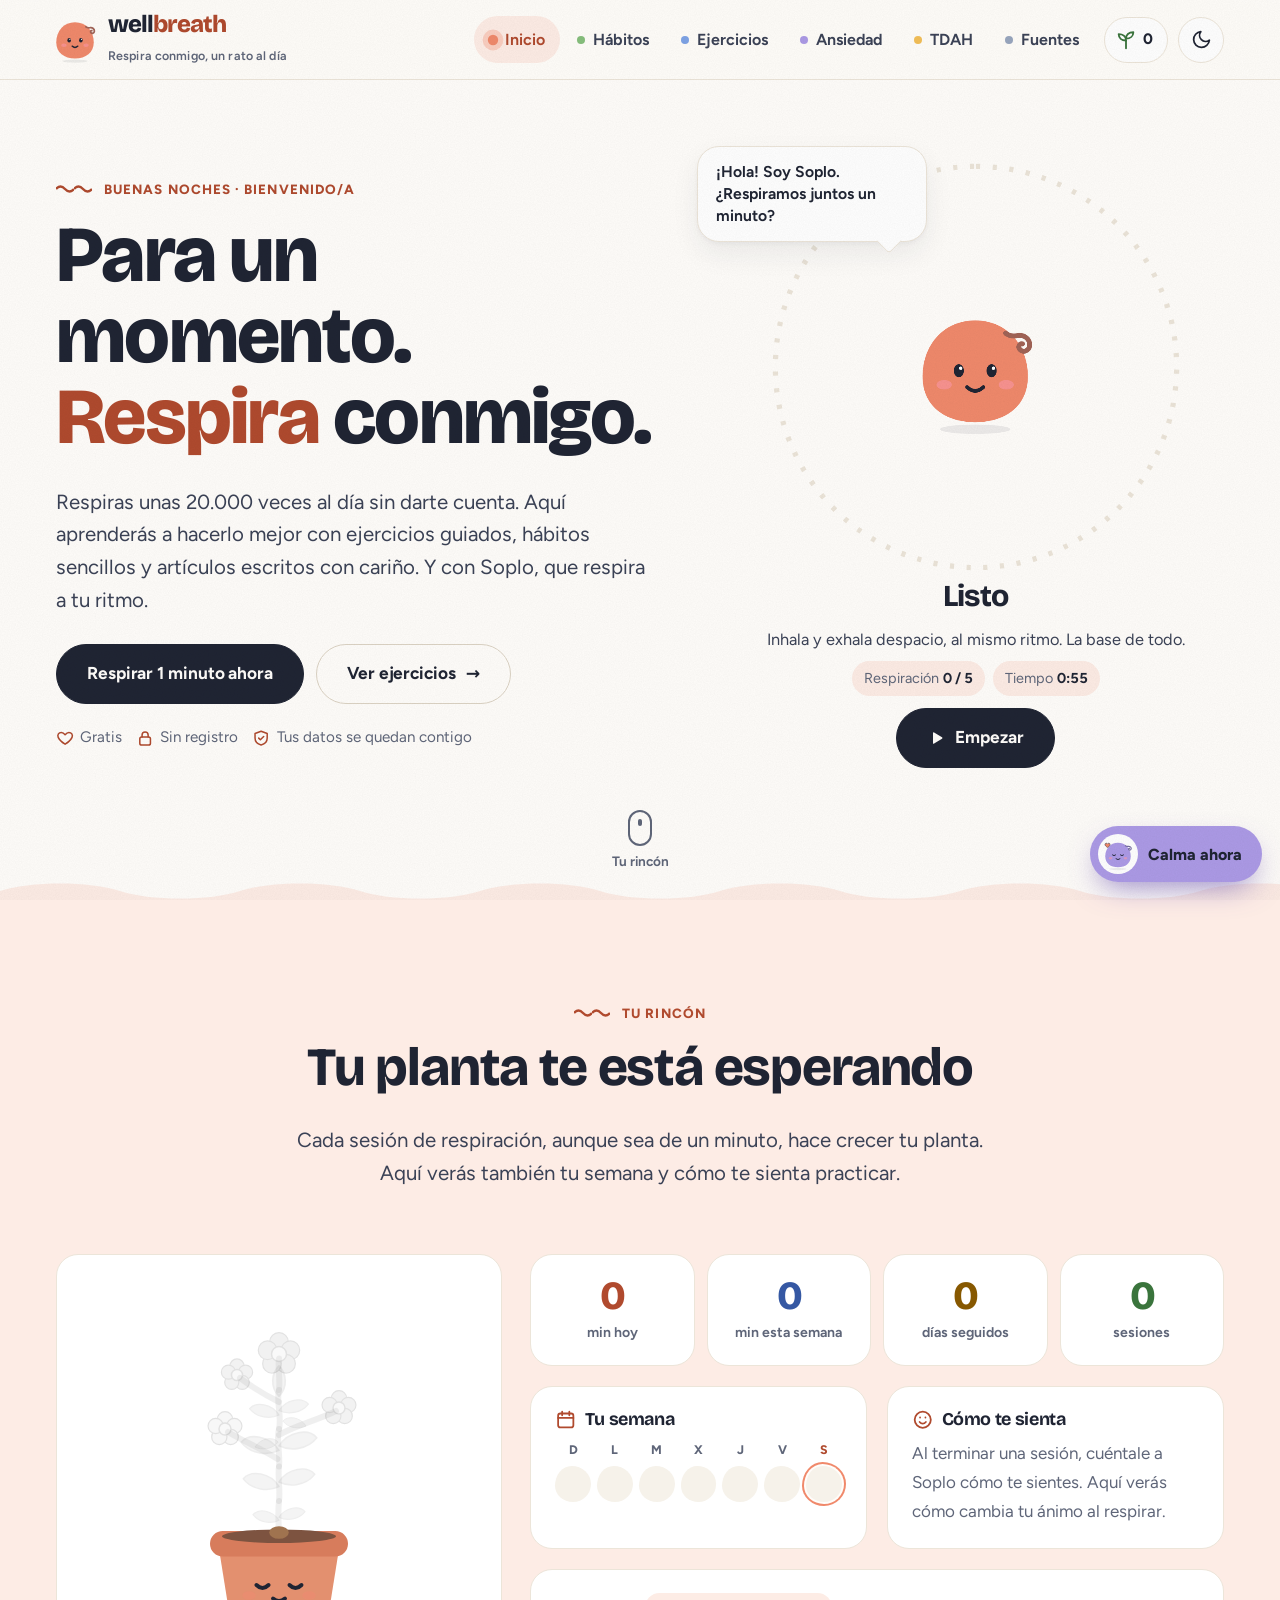
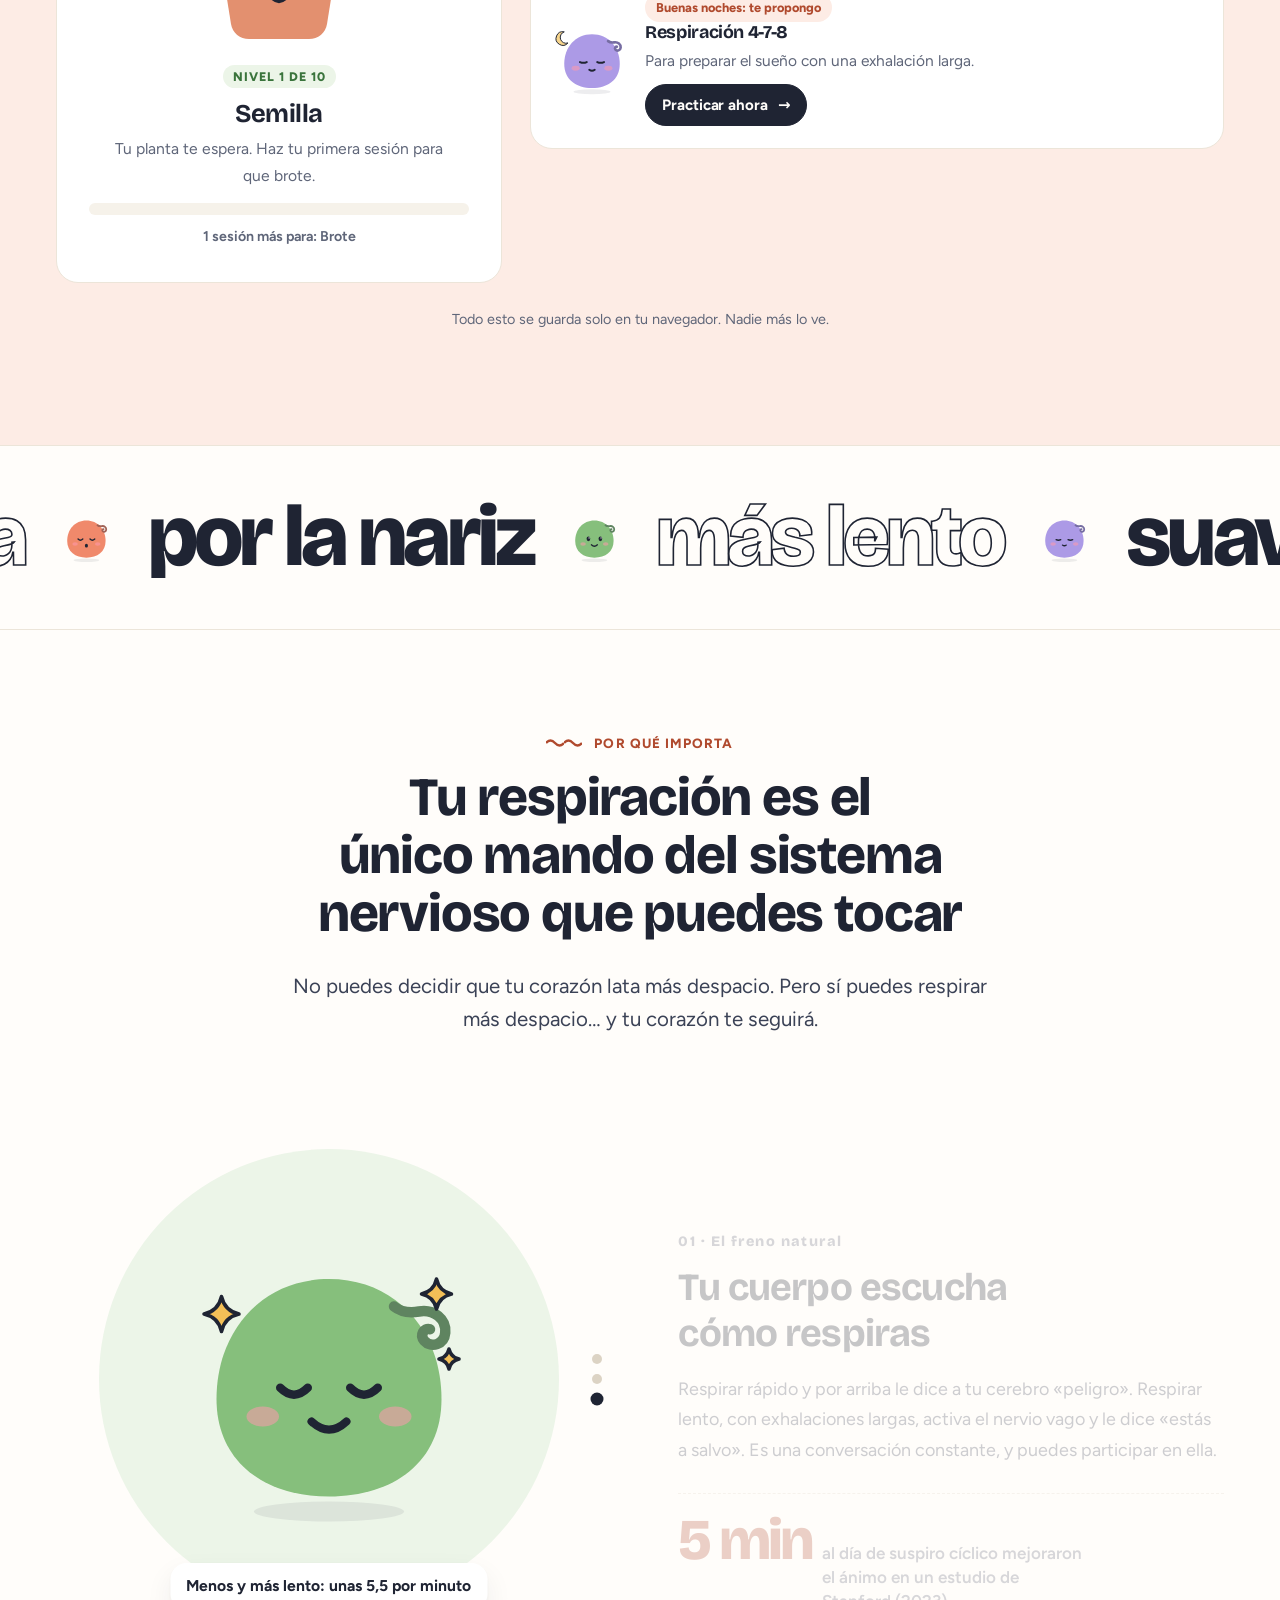
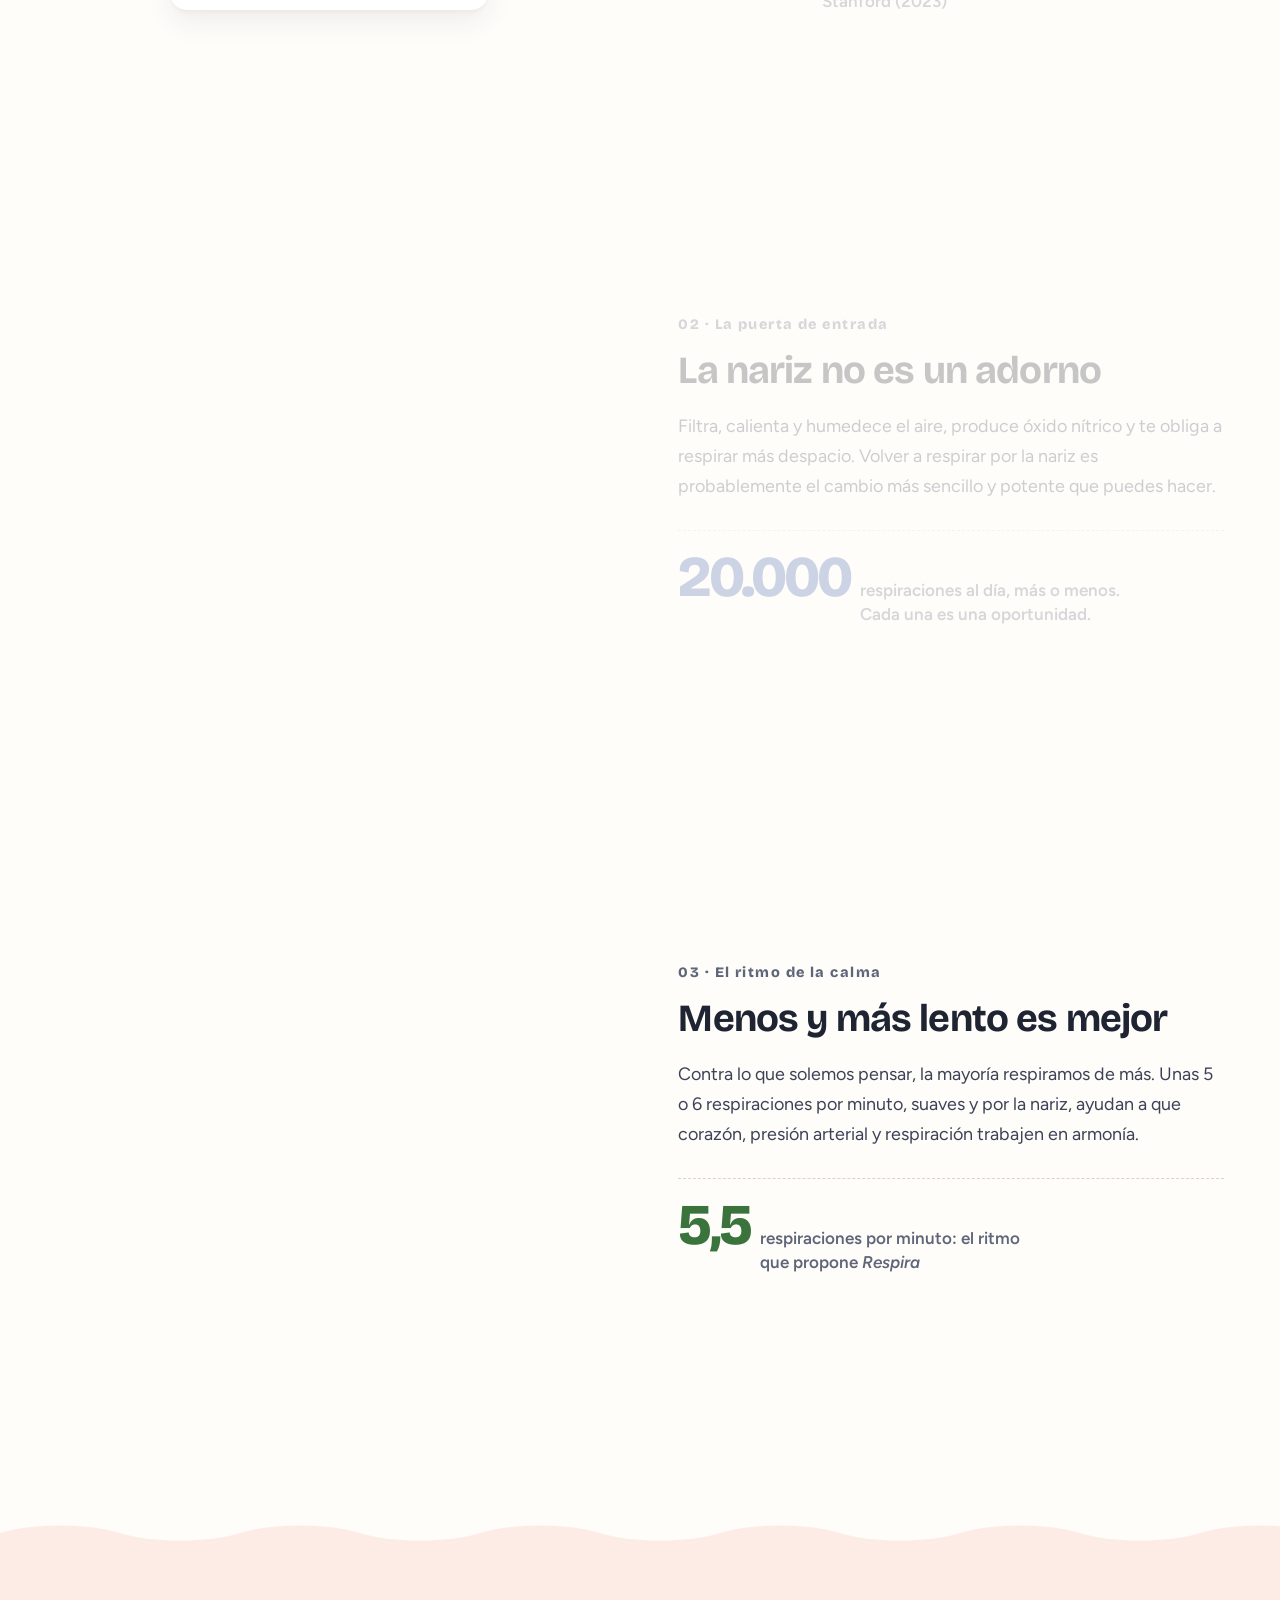
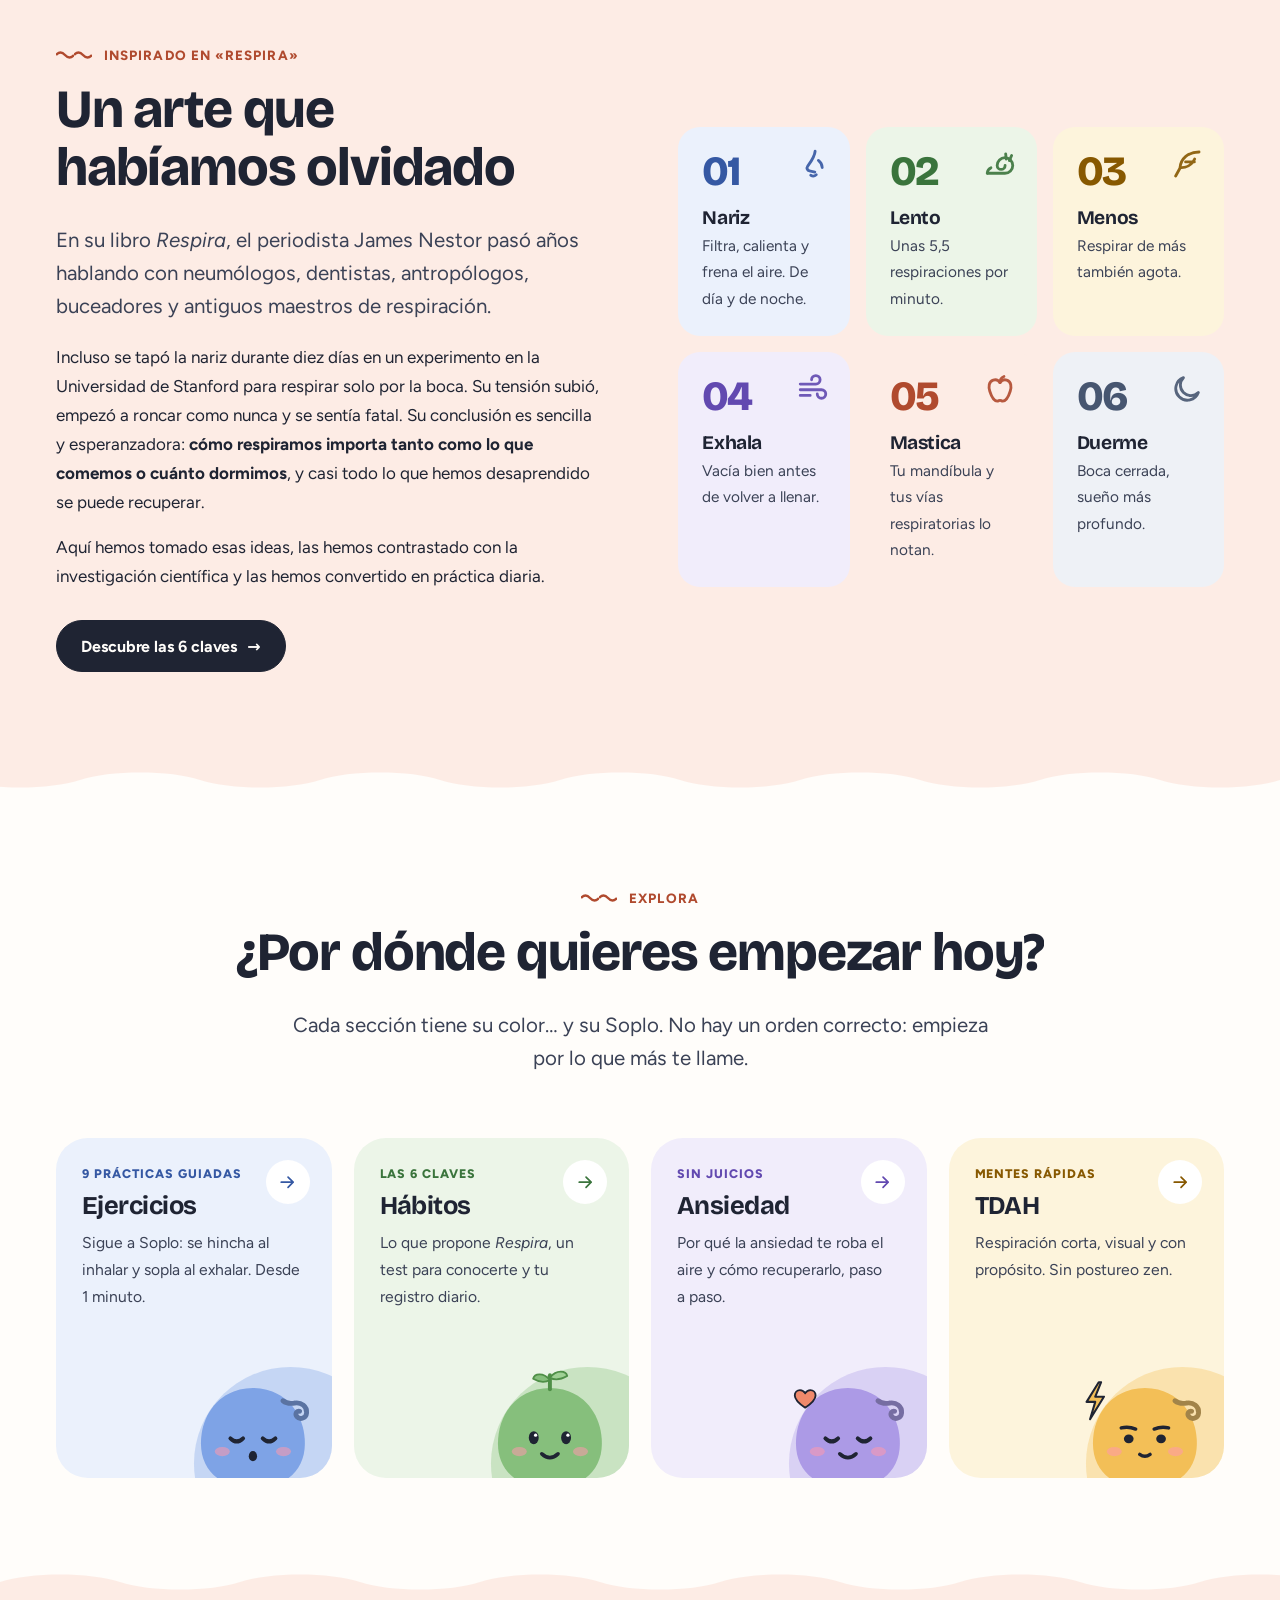
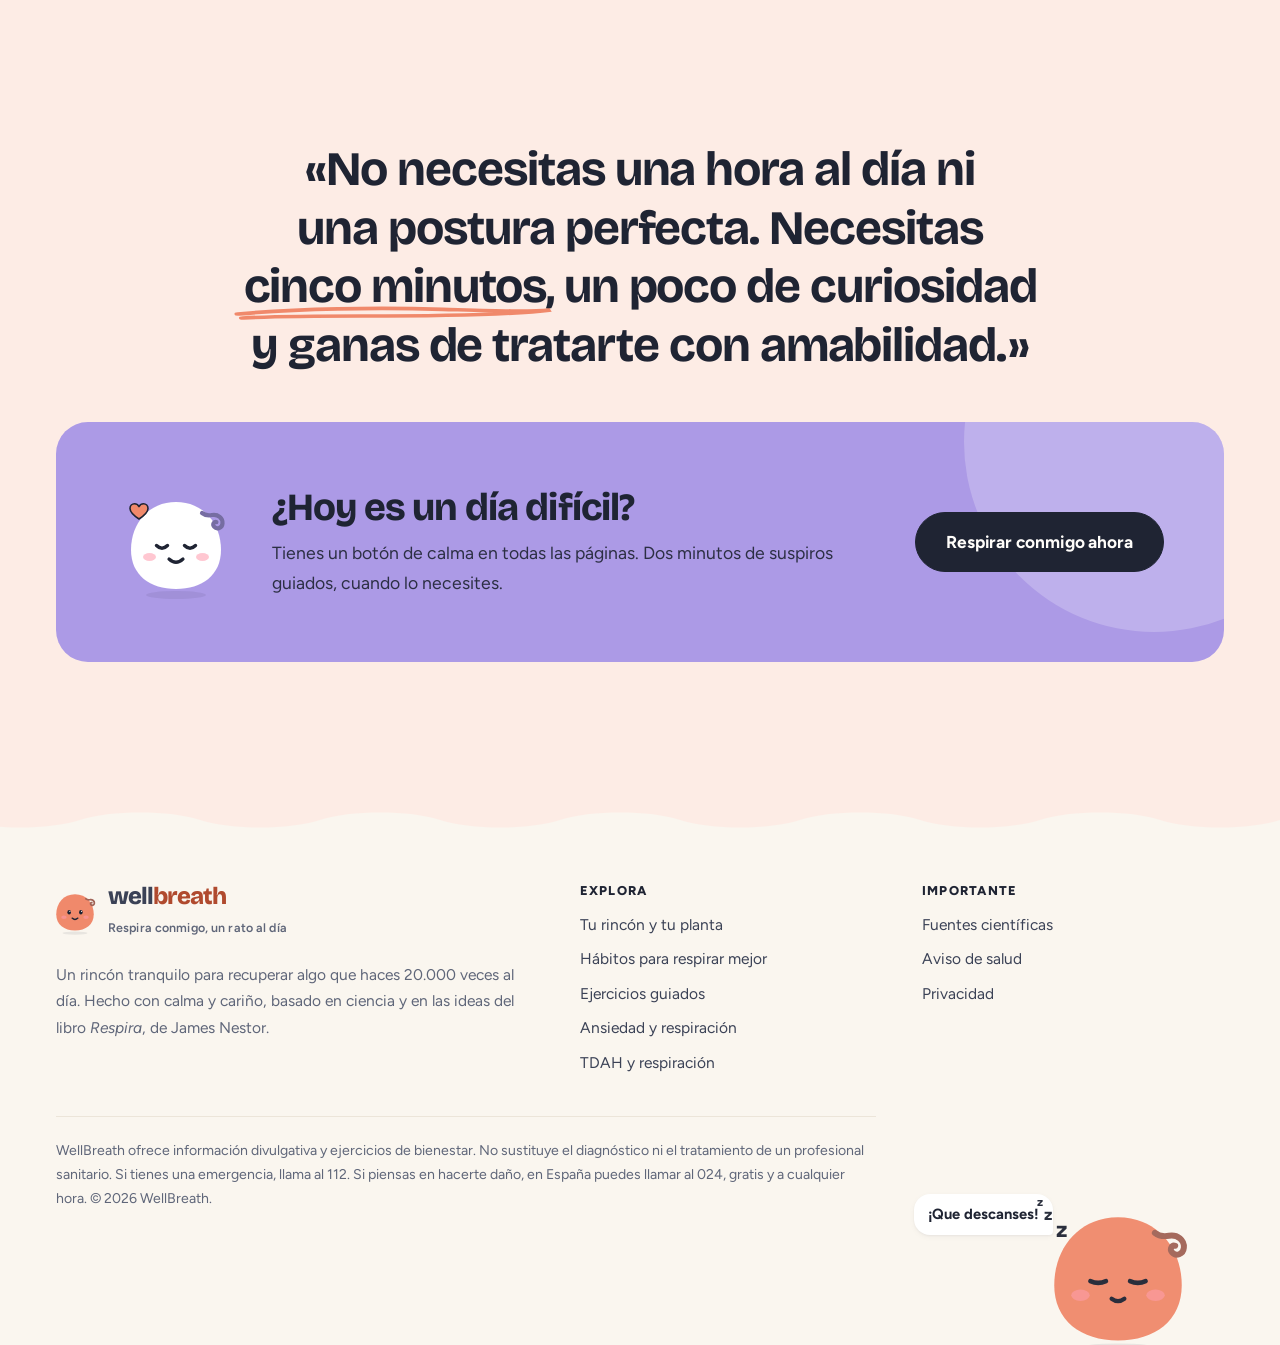
<file: index.html>
<!doctype html>
<html lang="es">
<head>
  <meta charset="utf-8">
  <meta name="viewport" content="width=device-width, initial-scale=1, viewport-fit=cover">
  <meta name="theme-color" content="#fffdfa">
  <link rel="icon" href="img/favicon.svg" type="image/svg+xml">
  <link rel="manifest" href="manifest.webmanifest">
  <link rel="preload" href="fonts/BricolageGrotesque-normal-latin.woff2" as="font" type="font/woff2" crossorigin>
  <link rel="preload" href="fonts/Figtree-normal-latin.woff2" as="font" type="font/woff2" crossorigin>
  <link rel="stylesheet" href="css/fonts.css">
  <link rel="stylesheet" href="css/styles.css">
  <script>
    (function () {
      document.documentElement.classList.add('no-js');
      try { var t = localStorage.getItem('wb-theme'); if (t) document.documentElement.dataset.theme = t; } catch (e) {}
    })();
  </script>
  <title>WellBreath · Respira conmigo, un rato al día</title>
  <meta name="description" content="Ejercicios de respiración guiados por Soplo, hábitos basados en el libro Respira y artículos cercanos sobre ansiedad y TDAH. Con una planta que crece con tu práctica.">
</head>
<body class="theme-coral">
  <svg width="0" height="0" style="position:absolute" aria-hidden="true" focusable="false"><symbol id="i-clock" viewBox="0 0 24 24"><circle cx="12" cy="12" r="9"/><path d="M12 7v5l3 2"/></symbol><symbol id="i-nose" viewBox="0 0 24 24"><path d="M13.5 3c-.4 4.2-3.2 7.6-5.3 10.6-.9 1.3-.2 3 1.3 3.3l3.8.8"/><path d="M10.4 20c1.2.7 2.8.6 3.9-.4"/><path d="M15.8 9.5c1.6 1.2 2.6 3 2.7 5"/></symbol><symbol id="i-pause" viewBox="0 0 24 24"><rect x="6" y="5" width="4" height="14" rx="1.5"/><rect x="14" y="5" width="4" height="14" rx="1.5"/></symbol><symbol id="i-walk" viewBox="0 0 24 24"><circle cx="13" cy="4.5" r="2"/><path d="M10 21l2.5-6.5 3 3V21M8 12.5l2.5-4.5 3.5 1 2 3.5 3 1"/><path d="M7 21l2.8-5.5"/></symbol><symbol id="i-coffee" viewBox="0 0 24 24"><path d="M4 9h12v4.5A5.5 5.5 0 0 1 10.5 19h-1A5.5 5.5 0 0 1 4 13.5Z"/><path d="M16 11h1.5a2.5 2.5 0 0 1 0 5H16M8 3.5c0 1 1 1.2 1 2.2S8 7 8 8M12 3.5c0 1 1 1.2 1 2.2S12 7 12 8"/></symbol><symbol id="i-moon" viewBox="0 0 24 24"><path d="M20 14.5A8.2 8.2 0 1 1 9.5 4a6.6 6.6 0 0 0 10.5 10.5Z"/></symbol><symbol id="i-chat" viewBox="0 0 24 24"><path d="M21 12a8.5 8.5 0 0 1-12.3 7.6L4 20.5l1.2-4.4A8.5 8.5 0 1 1 21 12Z"/><path d="M8.5 12h.01M12 12h.01M15.5 12h.01"/></symbol><symbol id="i-eye" viewBox="0 0 24 24"><path d="M2.5 12S6 5.5 12 5.5 21.5 12 21.5 12 18 18.5 12 18.5 2.5 12 2.5 12Z"/><circle cx="12" cy="12" r="3"/></symbol><symbol id="i-hand" viewBox="0 0 24 24"><path d="M8 11V5.5a1.5 1.5 0 0 1 3 0V10m0-.5V4a1.5 1.5 0 0 1 3 0v6m0-.5V5.5a1.5 1.5 0 0 1 3 0V11m0-1V8.5a1.5 1.5 0 0 1 3 0V14a7 7 0 0 1-7 7h-1.2a6 6 0 0 1-4.9-2.6L4 15a1.5 1.5 0 0 1 2.4-1.8L8 15"/></symbol><symbol id="i-repeat" viewBox="0 0 24 24"><path d="M17 2.5l3 3-3 3"/><path d="M4 11.5V10a4.5 4.5 0 0 1 4.5-4.5H20M7 21.5l-3-3 3-3"/><path d="M20 12.5V14a4.5 4.5 0 0 1-4.5 4.5H4"/></symbol><symbol id="i-sparkle" viewBox="0 0 24 24"><path d="M11 3l1.9 5.6L18.5 10.5l-5.6 1.9L11 18l-1.9-5.6L3.5 10.5l5.6-1.9Z"/><path d="M18.5 15.5l.8 2.2 2.2.8-2.2.8-.8 2.2-.8-2.2-2.2-.8 2.2-.8Z"/></symbol><symbol id="i-clip" viewBox="0 0 24 24"><path d="M20.5 11.5l-8.2 8.2a5 5 0 0 1-7.1-7.1l8.6-8.6a3.4 3.4 0 0 1 4.8 4.8l-8.4 8.4a1.8 1.8 0 0 1-2.6-2.6L15 7.2"/></symbol><symbol id="i-light" viewBox="0 0 24 24"><rect x="7" y="2.5" width="10" height="19" rx="3.5"/><circle cx="12" cy="7.5" r="1.6"/><circle cx="12" cy="12" r="1.6"/><circle cx="12" cy="16.5" r="1.6"/></symbol><symbol id="i-phone" viewBox="0 0 24 24"><rect x="6.5" y="2.5" width="11" height="19" rx="2.8"/><path d="M11 18.2h2"/></symbol><symbol id="i-sun" viewBox="0 0 24 24"><circle cx="12" cy="12" r="4"/><path d="M12 2.5v2M12 19.5v2M4.6 4.6 6 6M18 18l1.4 1.4M2.5 12h2M19.5 12h2M4.6 19.4 6 18M18 6l1.4-1.4"/></symbol><symbol id="i-laptop" viewBox="0 0 24 24"><rect x="4" y="5" width="16" height="10.5" rx="1.8"/><path d="M2 19.5h20"/></symbol><symbol id="i-home" viewBox="0 0 24 24"><path d="M3.5 11 12 4.5l8.5 6.5v8.2a1.3 1.3 0 0 1-1.3 1.3H15v-6H9v6H4.8a1.3 1.3 0 0 1-1.3-1.3Z"/></symbol><symbol id="i-sprout" viewBox="0 0 24 24"><path d="M12 21v-8.5"/><path d="M12 12.5C12 8 8.6 5.5 4 5.5c0 4.3 3.3 7 8 7Z"/><path d="M12 10.5c0-4 3-7 8-7 0 4.3-3.2 7-8 7Z"/></symbol><symbol id="i-heart" viewBox="0 0 24 24"><path d="M12 20s-7.2-4.5-9.1-9C1.5 7.7 3.6 4.5 7 4.5c2 0 3.6 1.2 5 3 1.4-1.8 3-3 5-3 3.4 0 5.5 3.2 4.1 6.5C19.2 15.5 12 20 12 20Z"/></symbol><symbol id="i-wind" viewBox="0 0 24 24"><path d="M3 8.5h11a3 3 0 1 0-3-3M3 12.5h15a3 3 0 1 1-3 3M3 16.5h7"/></symbol><symbol id="i-snail" viewBox="0 0 24 24"><path d="M3 18.5h12.5a5.5 5.5 0 1 0-5.5-5.5 2.8 2.8 0 0 0 5.6 0"/><path d="M3 18.5c.2-2 1.2-3.3 2.6-3.8M18.6 9.6l1.6-3.6M16.4 8.6l-.4-3.8"/></symbol><symbol id="i-feather" viewBox="0 0 24 24"><path d="M20.5 3.5C13 3.5 7.5 8 7 15l-3 5.5"/><path d="M7.4 14.5c3.6.2 8-1.4 10-6M11 10.5h6.2"/></symbol><symbol id="i-apple" viewBox="0 0 24 24"><path d="M12 7.5c-1-1.6-2.8-2.4-4.8-1.8C4 6.7 3.8 10.6 4.8 13.6c1 3.2 3 6.9 5.2 6.9 1 0 1.3-.5 2-.5s1 .5 2 .5c2.2 0 4.2-3.7 5.2-6.9 1-3 .8-6.9-2.4-7.9-2-.6-3.8.2-4.8 1.8Z"/><path d="M12 7.5c0-2 .9-3.6 2.8-4.3"/></symbol><symbol id="i-book" viewBox="0 0 24 24"><path d="M4.5 5.5A2.5 2.5 0 0 1 7 3h12.5v15.5H7a2.5 2.5 0 0 0-2.5 2.5Z"/><path d="M4.5 21A2.5 2.5 0 0 1 7 18.5h12.5"/></symbol><symbol id="i-shield" viewBox="0 0 24 24"><path d="M12 3l8 3v6c0 4.8-3.4 8-8 9-4.6-1-8-4.2-8-9V6Z"/><path d="M8.8 12l2.2 2.2 4.4-4.4"/></symbol><symbol id="i-lock" viewBox="0 0 24 24"><rect x="5" y="10.5" width="14" height="10.5" rx="2.4"/><path d="M8 10.5V8a4 4 0 0 1 8 0v2.5"/></symbol><symbol id="i-arrow" viewBox="0 0 24 24"><path d="M5 12h14M13 6l6 6-6 6"/></symbol><symbol id="i-check" viewBox="0 0 24 24"><path d="M5 12.5l4.5 4.5L19 7.5"/></symbol><symbol id="i-bulb" viewBox="0 0 24 24"><path d="M9 18h6M10 21h4M12 3a6 6 0 0 0-4 10.5c.8.8 1 1.6 1 2.5h6c0-.9.2-1.7 1-2.5A6 6 0 0 0 12 3Z"/></symbol><symbol id="i-zap" viewBox="0 0 24 24"><path d="M13 2.5 4.5 14h7l-1 7.5L19 10h-7l1-7.5Z"/></symbol><symbol id="i-target" viewBox="0 0 24 24"><circle cx="12" cy="12" r="9"/><circle cx="12" cy="12" r="5"/><circle cx="12" cy="12" r="1.2"/></symbol><symbol id="i-lungs" viewBox="0 0 24 24"><path d="M12 3.5V12m0 0c-1 1-2.7 1.4-4 1m4-1c1 1 2.7 1.4 4 1"/><path d="M8.5 7C5.4 7 3.5 11 3.5 15c0 3 1.2 5 3.2 5 2.6 0 3.8-2 3.8-5V9"/><path d="M15.5 7c3.1 0 5 4 5 8 0 3-1.2 5-3.2 5-2.6 0-3.8-2-3.8-5V9"/></symbol><symbol id="i-calendar" viewBox="0 0 24 24"><rect x="3.5" y="5" width="17" height="15.5" rx="2.5"/><path d="M3.5 10h17M8 3v4M16 3v4"/></symbol><symbol id="i-smile" viewBox="0 0 24 24"><circle cx="12" cy="12" r="9"/><path d="M8.5 14.5c1 1.2 2.2 1.8 3.5 1.8s2.5-.6 3.5-1.8M9 9.5h.01M15 9.5h.01"/></symbol><symbol id="i-pot" viewBox="0 0 24 24"><path d="M6 12h12l-1.5 8.5H7.5Z"/><path d="M5 9.5h14V12H5zM12 9.5V6m0 0c0-2-1.6-3.2-3.5-3.2 0 1.9 1.5 3.2 3.5 3.2Zm0 0c0-2 1.6-3.2 3.5-3.2 0 1.9-1.5 3.2-3.5 3.2Z"/></symbol></svg>
  <a class="skip-link" href="#main">Saltar al contenido</a>
  <header class="site-header">
    <div class="container header-inner">
      <a class="brand" href="index.html" aria-label="WellBreath, inicio">
        <span class="brand-mark" data-track-eyes><svg class="soplo" viewBox="0 0 120 120" aria-hidden="true" focusable="false"><g class="soplo-figure"><ellipse class="soplo-shadow" cx="60" cy="113" rx="30" ry="4"/><circle class="soplo-ball" cx="60" cy="64" r="44"/><path class="soplo-body" d="M60 20C87 20 105 41 105 68C105 93 86 107 60 107C34 107 15 93 15 68C15 41 33 20 60 20Z"/><path class="soplo-wisp" d="M96 33c6-1 11 3 10.5 8.5c-.4 4.6-5.6 6.4-8.4 3.2c-1.9-2.2-.2-5.3 2.3-4.6M96 33c-4 .7-7.5 0-10-2"/><g class="soplo-face"><g class="cheeks" fill="#ff9aad"><ellipse cx="33.5" cy="75" rx="6.5" ry="4"/><ellipse cx="86.5" cy="75" rx="6.5" ry="4"/></g><g class="soplo-eyes"><g class="e-open"><ellipse cx="46" cy="63" rx="4.3" ry="5.6" fill="#1f2433"/><ellipse cx="74" cy="63" rx="4.3" ry="5.6" fill="#1f2433"/><circle cx="47.6" cy="60.8" r="1.4" fill="#fff"/><circle cx="75.6" cy="60.8" r="1.4" fill="#fff"/></g></g><path class="m-smile" d="M53 77Q60 83.5 67 77" fill="none" stroke="#1f2433" stroke-width="3.2" stroke-linecap="round"/></g></g></svg></span>
        <span><span class="brand-name">well<span>breath</span></span><span class="brand-tag">Respira conmigo, un rato al día</span></span>
      </a>
      <nav class="main-nav" id="main-nav" aria-label="Principal">
        <ul>
          <li><a class="c-coral" href="index.html" aria-current="page"><span class="nav-dot" aria-hidden="true"></span><span class="nav-soplo" data-soplo="hello" data-color="coral" aria-hidden="true"></span>Inicio</a></li>
          <li><a class="c-leaf" href="habitos.html"><span class="nav-dot" aria-hidden="true"></span><span class="nav-soplo" data-soplo="calm" data-color="leaf" data-acc="sprout" aria-hidden="true"></span>Hábitos</a></li>
          <li><a class="c-sky" href="ejercicios.html"><span class="nav-dot" aria-hidden="true"></span><span class="nav-soplo" data-soplo="blow" data-color="sky" aria-hidden="true"></span>Ejercicios</a></li>
          <li><a class="c-lilac" href="ansiedad.html"><span class="nav-dot" aria-hidden="true"></span><span class="nav-soplo" data-soplo="calm" data-color="lilac" data-acc="heart" aria-hidden="true"></span>Ansiedad</a></li>
          <li><a class="c-honey" href="tdah.html"><span class="nav-dot" aria-hidden="true"></span><span class="nav-soplo" data-soplo="focused" data-color="honey" data-acc="spark" aria-hidden="true"></span>TDAH</a></li>
          <li><a class="c-slate" href="fuentes.html"><span class="nav-dot" aria-hidden="true"></span><span class="nav-soplo" data-soplo="calm" data-color="slate" data-acc="glasses" aria-hidden="true"></span>Fuentes</a></li>
        </ul>
      </nav>
      <a class="nook-pill" href="index.html#rincon" aria-label="Tu rincón: tu planta y tu racha de días">
        <svg class="ico" aria-hidden="true"><use href="#i-sprout"/></svg><span data-streak>0</span>
      </a>
      <button type="button" class="icon-btn theme-toggle" aria-label="Cambiar tema claro u oscuro">
        <svg class="icon-moon" viewBox="0 0 24 24" fill="none" stroke="currentColor" stroke-width="2" stroke-linecap="round" stroke-linejoin="round" aria-hidden="true"><path d="M21 12.8A9 9 0 1 1 11.2 3a7 7 0 0 0 9.8 9.8Z"/></svg>
        <svg class="icon-sun" viewBox="0 0 24 24" fill="none" stroke="currentColor" stroke-width="2" stroke-linecap="round" aria-hidden="true"><circle cx="12" cy="12" r="4.5"/><path d="M12 2v2m0 16v2M4.9 4.9l1.4 1.4m11.4 11.4 1.4 1.4M2 12h2m16 0h2M4.9 19.1l1.4-1.4M17.7 6.3l1.4-1.4"/></svg>
      </button>
      <button type="button" class="icon-btn nav-toggle" aria-controls="main-nav" aria-expanded="false" aria-label="Abrir menú">
        <span class="bars" aria-hidden="true"><span></span><span></span><span></span></span>
      </button>
    </div>
    <span class="scroll-progress" aria-hidden="true"></span>
  </header>

  <main id="main">
    <!-- 1 · Hero: cabe justo en la pantalla -->
    <section class="screen hero hero-home" id="inicio">
      <div class="bubbles" data-bubbles="9" aria-hidden="true"></div>
      <div class="container hero-grid">
        <div class="hero-copy stagger" data-scroll-fade>
          <span class="kicker" data-greeting>Hola</span>
          <h1><span class="line">Para un momento.</span><span class="line"><span class="breathe-word">Respira</span> conmigo.</span></h1>
          <p class="lead">Respiras unas 20.000 veces al día sin darte cuenta. Aquí aprenderás a hacerlo mejor con ejercicios guiados, hábitos sencillos y artículos escritos con cariño. Y con Soplo, que respira a tu ritmo.</p>
          <div class="btn-row">
            <button type="button" class="btn btn-lg" data-hero-start>Respirar 1 minuto ahora</button>
            <a class="btn btn-ghost btn-lg" href="ejercicios.html">Ver ejercicios <span class="arrow">→</span></a>
          </div>
          <p class="hero-note">
            <span><svg class="ico" aria-hidden="true"><use href="#i-heart"/></svg>Gratis</span>
            <span><svg class="ico" aria-hidden="true"><use href="#i-lock"/></svg>Sin registro</span>
            <span><svg class="ico" aria-hidden="true"><use href="#i-shield"/></svg>Tus datos se quedan contigo</span>
          </p>
        </div>
        <div class="hero-stage reveal" style="--d:.3s">
          <p class="speech" data-speech aria-live="polite">¡Hola! Soy Soplo. ¿Respiramos juntos un minuto?</p>
          <div data-breath-player="coherente" data-variant="hero" data-minutes="1" data-hide-settings data-track-eyes></div>
        </div>
      </div>
      <a class="scroll-cue" href="#rincon"><span class="mouse" aria-hidden="true"></span>Tu rincón</a>
    </section>

    <!-- 2 · Tu rincón -->
    <section class="screen alt" id="rincon">
      <div class="container">
        <div class="section-head reveal">
          <span class="kicker">Tu rincón</span>
          <h2 data-nook-title>Tu planta te está esperando</h2>
          <p class="lead" data-nook-text>Cada sesión de respiración, aunque sea de un minuto, hace crecer tu planta.</p>
        </div>
        <div class="nook">
          <div class="card nook-plant reveal">
            <div class="plant-wrap" data-plant></div>
            <div class="plant-meta">
              <span class="plant-level" data-plant-level>Nivel 1</span>
              <h3 data-plant-name>Semilla</h3>
              <p data-plant-text>Tu planta te espera. Haz tu primera sesión para que brote.</p>
              <div class="progress-bar" aria-hidden="true"><span data-plant-progress style="width:0"></span></div>
              <small data-plant-next>1 sesión más para: Brote</small>
            </div>
          </div>
          <div class="nook-side">
            <div class="stats wide reveal" style="--d:.1s">
              <div class="stat c-coral"><b data-stat="today">0</b><span>min hoy</span></div>
              <div class="stat c-sky"><b data-stat="week">0</b><span>min esta semana</span></div>
              <div class="stat c-honey"><b data-stat="streak">0</b><span>días seguidos</span></div>
              <div class="stat c-leaf"><b data-stat="sessions">0</b><span>sesiones</span></div>
            </div>
            <div class="card reveal" style="--d:.15s">
              <h3><svg class="ico" aria-hidden="true"><use href="#i-calendar"/></svg>Tu semana</h3>
              <div class="week-strip" data-week></div>
            </div>
            <div class="card reveal" style="--d:.2s">
              <h3><svg class="ico" aria-hidden="true"><use href="#i-smile"/></svg>Cómo te sienta</h3>
              <div data-mood-summary></div>
            </div>
            <div class="card wide reveal" style="--d:.25s" data-suggest></div>
          </div>
        </div>
        <p class="small muted center mt-2">Todo esto se guarda solo en tu navegador. Nadie más lo ve.</p>
      </div>
    </section>

    <!-- Banda de palabras -->
    <div class="marquee" aria-hidden="true">
      <div class="marquee-track" data-marquee>
        <span>inhala <i data-soplo="calm" data-color="sky"></i></span>
        <span class="o">exhala <i data-soplo="blow" data-color="coral"></i></span>
        <span>por la nariz <i data-soplo="hello" data-color="leaf"></i></span>
        <span class="o">más lento <i data-soplo="sleepy" data-color="lilac"></i></span>
        <span>suave <i data-soplo="calm" data-color="honey"></i></span>
        <span class="o">en calma <i data-soplo="happy" data-color="sky"></i></span>
      </div>
    </div>

    <!-- 3 · Por qué importa (historia con scroll) -->
    <section class="screen" id="por-que">
      <div class="container">
        <div class="section-head">
          <span class="kicker reveal">Por qué importa</span>
          <h2 data-split>Tu respiración es el único mando del sistema nervioso que puedes tocar</h2>
          <p class="lead reveal">No puedes decidir que tu corazón lata más despacio. Pero sí puedes respirar más despacio… y tu corazón te seguirá.</p>
        </div>
        <div class="story">
          <div class="story-visual" aria-hidden="true">
            <div class="story-sticky">
              <div class="story-disc"></div>
              <div class="story-soplos">
                <div data-soplo="blow" data-color="coral"></div>
                <div data-soplo="hello" data-color="sky"></div>
                <div data-soplo="calm" data-color="leaf" data-acc="sparkles"></div>
              </div>
              <p class="story-caption">Exhalar despacio es tu freno de mano</p>
              <div class="story-dots"><span></span><span></span><span></span></div>
            </div>
          </div>
          <div class="story-steps">
            <article class="story-step c-coral" data-color="coral" data-caption="Exhalar despacio es tu freno de mano">
              <div class="m-soplo" data-soplo="blow" data-color="coral" aria-hidden="true"></div>
              <span class="step-num">01 · El freno natural</span>
              <h3>Tu cuerpo escucha cómo respiras</h3>
              <p>Respirar rápido y por arriba le dice a tu cerebro «peligro». Respirar lento, con exhalaciones largas, activa el nervio vago y le dice «estás a salvo». Es una conversación constante, y puedes participar en ella.</p>
              <div class="big-number"><b><span data-count="5">5</span>&nbsp;min</b><span>al día de suspiro cíclico mejoraron el ánimo en un estudio de Stanford (2023)</span></div>
            </article>
            <article class="story-step c-sky" data-color="sky" data-caption="La nariz filtra, calienta y frena el aire">
              <div class="m-soplo" data-soplo="hello" data-color="sky" aria-hidden="true"></div>
              <span class="step-num">02 · La puerta de entrada</span>
              <h3>La nariz no es un adorno</h3>
              <p>Filtra, calienta y humedece el aire, produce óxido nítrico y te obliga a respirar más despacio. Volver a respirar por la nariz es probablemente el cambio más sencillo y potente que puedes hacer.</p>
              <div class="big-number"><b data-count="20000">20.000</b><span>respiraciones al día, más o menos. Cada una es una oportunidad.</span></div>
            </article>
            <article class="story-step c-leaf" data-color="leaf" data-caption="Menos y más lento: unas 5,5 por minuto">
              <div class="m-soplo" data-soplo="calm" data-color="leaf" data-acc="sparkles" aria-hidden="true"></div>
              <span class="step-num">03 · El ritmo de la calma</span>
              <h3>Menos y más lento es mejor</h3>
              <p>Contra lo que solemos pensar, la mayoría respiramos de más. Unas 5 o 6 respiraciones por minuto, suaves y por la nariz, ayudan a que corazón, presión arterial y respiración trabajen en armonía.</p>
              <div class="big-number"><b data-count="5.5" data-decimals="1">5,5</b><span>respiraciones por minuto: el ritmo que propone <em>Respira</em></span></div>
            </article>
          </div>
        </div>
      </div>
    </section>

    <!-- 4 · El libro y sus claves -->
    <section class="screen alt" id="libro">
      <div class="container split">
        <div>
          <span class="kicker reveal">Inspirado en «Respira»</span>
          <h2 data-split>Un arte que habíamos olvidado</h2>
          <div class="reveal">
            <p class="lead">En su libro <em>Respira</em>, el periodista James Nestor pasó años hablando con neumólogos, dentistas, antropólogos, buceadores y antiguos maestros de respiración.</p>
            <p>Incluso se tapó la nariz durante diez días en un experimento en la Universidad de Stanford para respirar solo por la boca. Su tensión subió, empezó a roncar como nunca y se sentía fatal. Su conclusión es sencilla y esperanzadora: <strong>cómo respiramos importa tanto como lo que comemos o cuánto dormimos</strong>, y casi todo lo que hemos desaprendido se puede recuperar.</p>
            <p>Aquí hemos tomado esas ideas, las hemos contrastado con la investigación científica y las hemos convertido en práctica diaria.</p>
            <a class="btn mt-1" href="habitos.html">Descubre las 6 claves <span class="arrow">→</span></a>
          </div>
        </div>
        <div class="deal">
          <div class="card pillar c-sky"><svg class="p-ico ico" aria-hidden="true"><use href="#i-nose"/></svg><span class="pillar-num">01</span><h3>Nariz</h3><p>Filtra, calienta y frena el aire. De día y de noche.</p></div>
          <div class="card pillar c-leaf"><svg class="p-ico ico" aria-hidden="true"><use href="#i-snail"/></svg><span class="pillar-num">02</span><h3>Lento</h3><p>Unas 5,5 respiraciones por minuto.</p></div>
          <div class="card pillar c-honey"><svg class="p-ico ico" aria-hidden="true"><use href="#i-feather"/></svg><span class="pillar-num">03</span><h3>Menos</h3><p>Respirar de más también agota.</p></div>
          <div class="card pillar c-lilac"><svg class="p-ico ico" aria-hidden="true"><use href="#i-wind"/></svg><span class="pillar-num">04</span><h3>Exhala</h3><p>Vacía bien antes de volver a llenar.</p></div>
          <div class="card pillar c-coral"><svg class="p-ico ico" aria-hidden="true"><use href="#i-apple"/></svg><span class="pillar-num">05</span><h3>Mastica</h3><p>Tu mandíbula y tus vías respiratorias lo notan.</p></div>
          <div class="card pillar c-slate"><svg class="p-ico ico" aria-hidden="true"><use href="#i-moon"/></svg><span class="pillar-num">06</span><h3>Duerme</h3><p>Boca cerrada, sueño más profundo.</p></div>
        </div>
      </div>
    </section>

    <!-- 5 · Explora -->
    <section class="screen" id="explora">
      <div class="container">
        <div class="section-head">
          <span class="kicker reveal">Explora</span>
          <h2 data-split>¿Por dónde quieres empezar hoy?</h2>
          <p class="lead reveal">Cada sección tiene su color… y su Soplo. No hay un orden correcto: empieza por lo que más te llame.</p>
        </div>
        <div class="explore reveal">
          <a class="tile c-sky" href="ejercicios.html" data-tilt style="--i:0">
            <span class="t-kicker">9 prácticas guiadas</span>
            <h3>Ejercicios</h3>
            <p>Sigue a Soplo: se hincha al inhalar y sopla al exhalar. Desde 1 minuto.</p>
            <span class="t-go" aria-hidden="true"><svg class="ico"><use href="#i-arrow"/></svg></span>
            <div class="t-soplo" data-soplo="blow" data-color="sky" aria-hidden="true"></div>
          </a>
          <a class="tile c-leaf" href="habitos.html" data-tilt style="--i:1">
            <span class="t-kicker">Las 6 claves</span>
            <h3>Hábitos</h3>
            <p>Lo que propone <em>Respira</em>, un test para conocerte y tu registro diario.</p>
            <span class="t-go" aria-hidden="true"><svg class="ico"><use href="#i-arrow"/></svg></span>
            <div class="t-soplo" data-soplo="hello" data-color="leaf" data-acc="sprout" aria-hidden="true"></div>
          </a>
          <a class="tile c-lilac" href="ansiedad.html" data-tilt style="--i:2">
            <span class="t-kicker">Sin juicios</span>
            <h3>Ansiedad</h3>
            <p>Por qué la ansiedad te roba el aire y cómo recuperarlo, paso a paso.</p>
            <span class="t-go" aria-hidden="true"><svg class="ico"><use href="#i-arrow"/></svg></span>
            <div class="t-soplo" data-soplo="calm" data-color="lilac" data-acc="heart" aria-hidden="true"></div>
          </a>
          <a class="tile c-honey" href="tdah.html" data-tilt style="--i:3">
            <span class="t-kicker">Mentes rápidas</span>
            <h3>TDAH</h3>
            <p>Respiración corta, visual y con propósito. Sin postureo zen.</p>
            <span class="t-go" aria-hidden="true"><svg class="ico"><use href="#i-arrow"/></svg></span>
            <div class="t-soplo" data-soplo="focused" data-color="honey" data-acc="spark" aria-hidden="true"></div>
          </a>
        </div>
      </div>
    </section>

    <!-- 6 · Mensaje + calma -->
    <section class="screen alt">
      <div class="container">
        <p class="quote-big reveal">«No necesitas una hora al día ni una postura perfecta. Necesitas <span class="hl">cinco minutos</span>, un poco de curiosidad y ganas de tratarte con amabilidad.»</p>
        <div class="cta-band c-lilac mt-3 reveal">
          <div class="cta-soplo" data-soplo="calm" data-color="lilac" data-acc="heart" aria-hidden="true"></div>
          <div>
            <h2>¿Hoy es un día difícil?</h2>
            <p>Tienes un botón de calma en todas las páginas. Dos minutos de suspiros guiados, cuando lo necesites.</p>
          </div>
          <button type="button" class="btn btn-lg" data-open-sos>Respirar conmigo ahora</button>
        </div>
      </div>
    </section>
  </main>

  <footer class="site-footer">
    <div class="container">
      <div class="footer-grid">
        <div>
          <a class="brand" href="index.html" aria-label="WellBreath, inicio">
            <span class="brand-mark"><svg class="soplo" viewBox="0 0 120 120" aria-hidden="true" focusable="false"><g class="soplo-figure"><ellipse class="soplo-shadow" cx="60" cy="113" rx="30" ry="4"/><circle class="soplo-ball" cx="60" cy="64" r="44"/><path class="soplo-body" d="M60 20C87 20 105 41 105 68C105 93 86 107 60 107C34 107 15 93 15 68C15 41 33 20 60 20Z"/><path class="soplo-wisp" d="M96 33c6-1 11 3 10.5 8.5c-.4 4.6-5.6 6.4-8.4 3.2c-1.9-2.2-.2-5.3 2.3-4.6M96 33c-4 .7-7.5 0-10-2"/><g class="soplo-face"><g class="cheeks" fill="#ff9aad"><ellipse cx="33.5" cy="75" rx="6.5" ry="4"/><ellipse cx="86.5" cy="75" rx="6.5" ry="4"/></g><g class="soplo-eyes"><g class="e-open"><ellipse cx="46" cy="63" rx="4.3" ry="5.6" fill="#1f2433"/><ellipse cx="74" cy="63" rx="4.3" ry="5.6" fill="#1f2433"/><circle cx="47.6" cy="60.8" r="1.4" fill="#fff"/><circle cx="75.6" cy="60.8" r="1.4" fill="#fff"/></g></g><path class="m-smile" d="M53 77Q60 83.5 67 77" fill="none" stroke="#1f2433" stroke-width="3.2" stroke-linecap="round"/></g></g></svg></span>
            <span><span class="brand-name">well<span>breath</span></span><span class="brand-tag">Respira conmigo, un rato al día</span></span>
          </a>
          <p class="mt-2">Un rincón tranquilo para recuperar algo que haces 20.000 veces al día. Hecho con calma y cariño, basado en ciencia y en las ideas del libro <em>Respira</em>, de James Nestor.</p>
        </div>
        <div>
          <h2>Explora</h2>
          <ul>
            <li><a href="index.html#rincon">Tu rincón y tu planta</a></li>
            <li><a href="habitos.html">Hábitos para respirar mejor</a></li>
            <li><a href="ejercicios.html">Ejercicios guiados</a></li>
            <li><a href="ansiedad.html">Ansiedad y respiración</a></li>
            <li><a href="tdah.html">TDAH y respiración</a></li>
          </ul>
        </div>
        <div>
          <h2>Importante</h2>
          <ul>
            <li><a href="fuentes.html">Fuentes científicas</a></li>
            <li><a href="fuentes.html#aviso">Aviso de salud</a></li>
            <li><a href="fuentes.html#privacidad">Privacidad</a></li>
          </ul>
        </div>
      </div>
      <p class="disclaimer">WellBreath ofrece información divulgativa y ejercicios de bienestar. No sustituye el diagnóstico ni el tratamiento de un profesional sanitario. Si tienes una emergencia, llama al 112. Si piensas en hacerte daño, en España puedes llamar al 024, gratis y a cualquier hora. © <span data-year>2026</span> WellBreath.</p>
    </div>
    <span class="footer-bye" data-bye aria-hidden="true">¡Hasta pronto!</span>
    <div class="footer-soplo" data-soplo="hello" data-soplo-time data-track-eyes aria-hidden="true"></div>
  </footer>

  <button type="button" class="sos-fab" data-open-sos aria-haspopup="dialog" aria-label="Calma ahora: respiración guiada de dos minutos">
    <span class="fab-soplo" data-soplo="calm" data-color="lilac" data-acc="heart" aria-hidden="true"></span><span class="fab-label">Calma ahora</span>
  </button>

  <script src="js/soplo.js" defer></script>
  <script src="js/exercises.js" defer></script>
  <script src="js/breath.js" defer></script>
  <script src="js/tools.js" defer></script>
  <script src="js/app.js" defer></script>
</body>
</html>
</file>
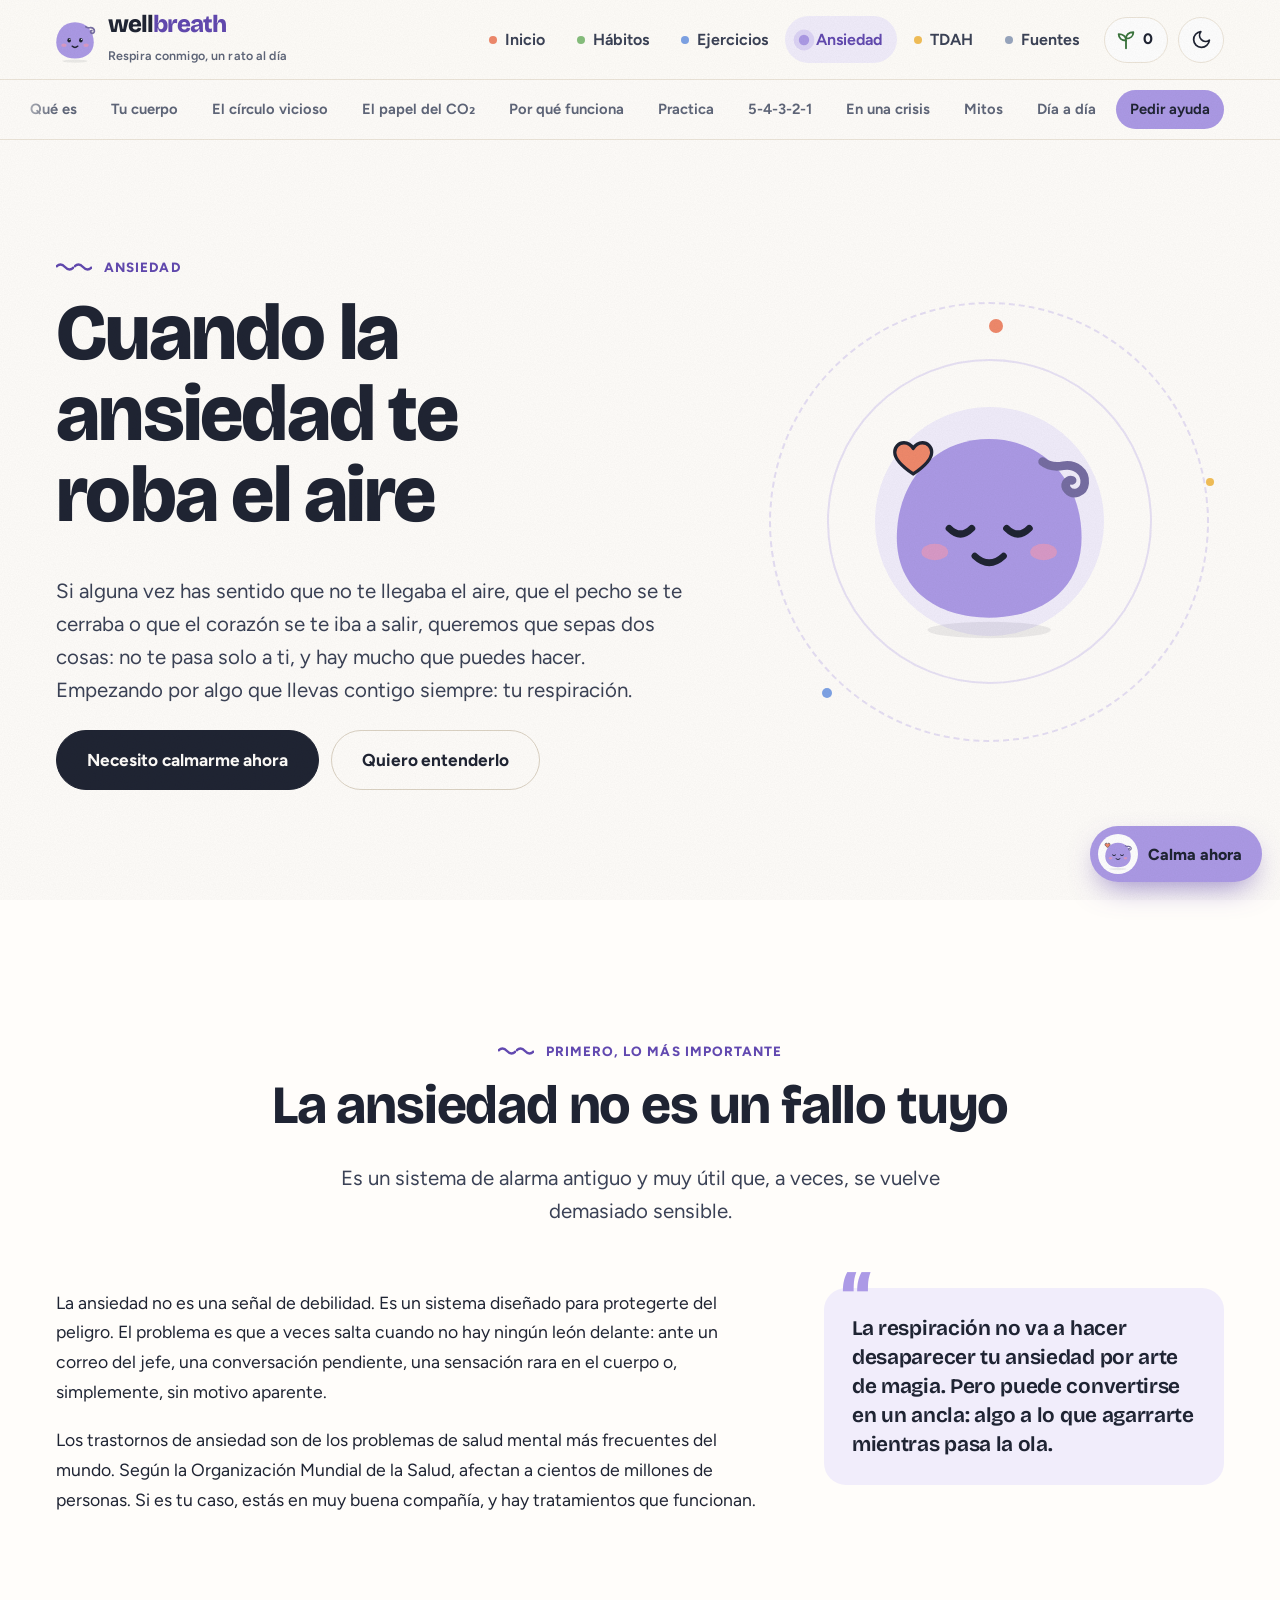
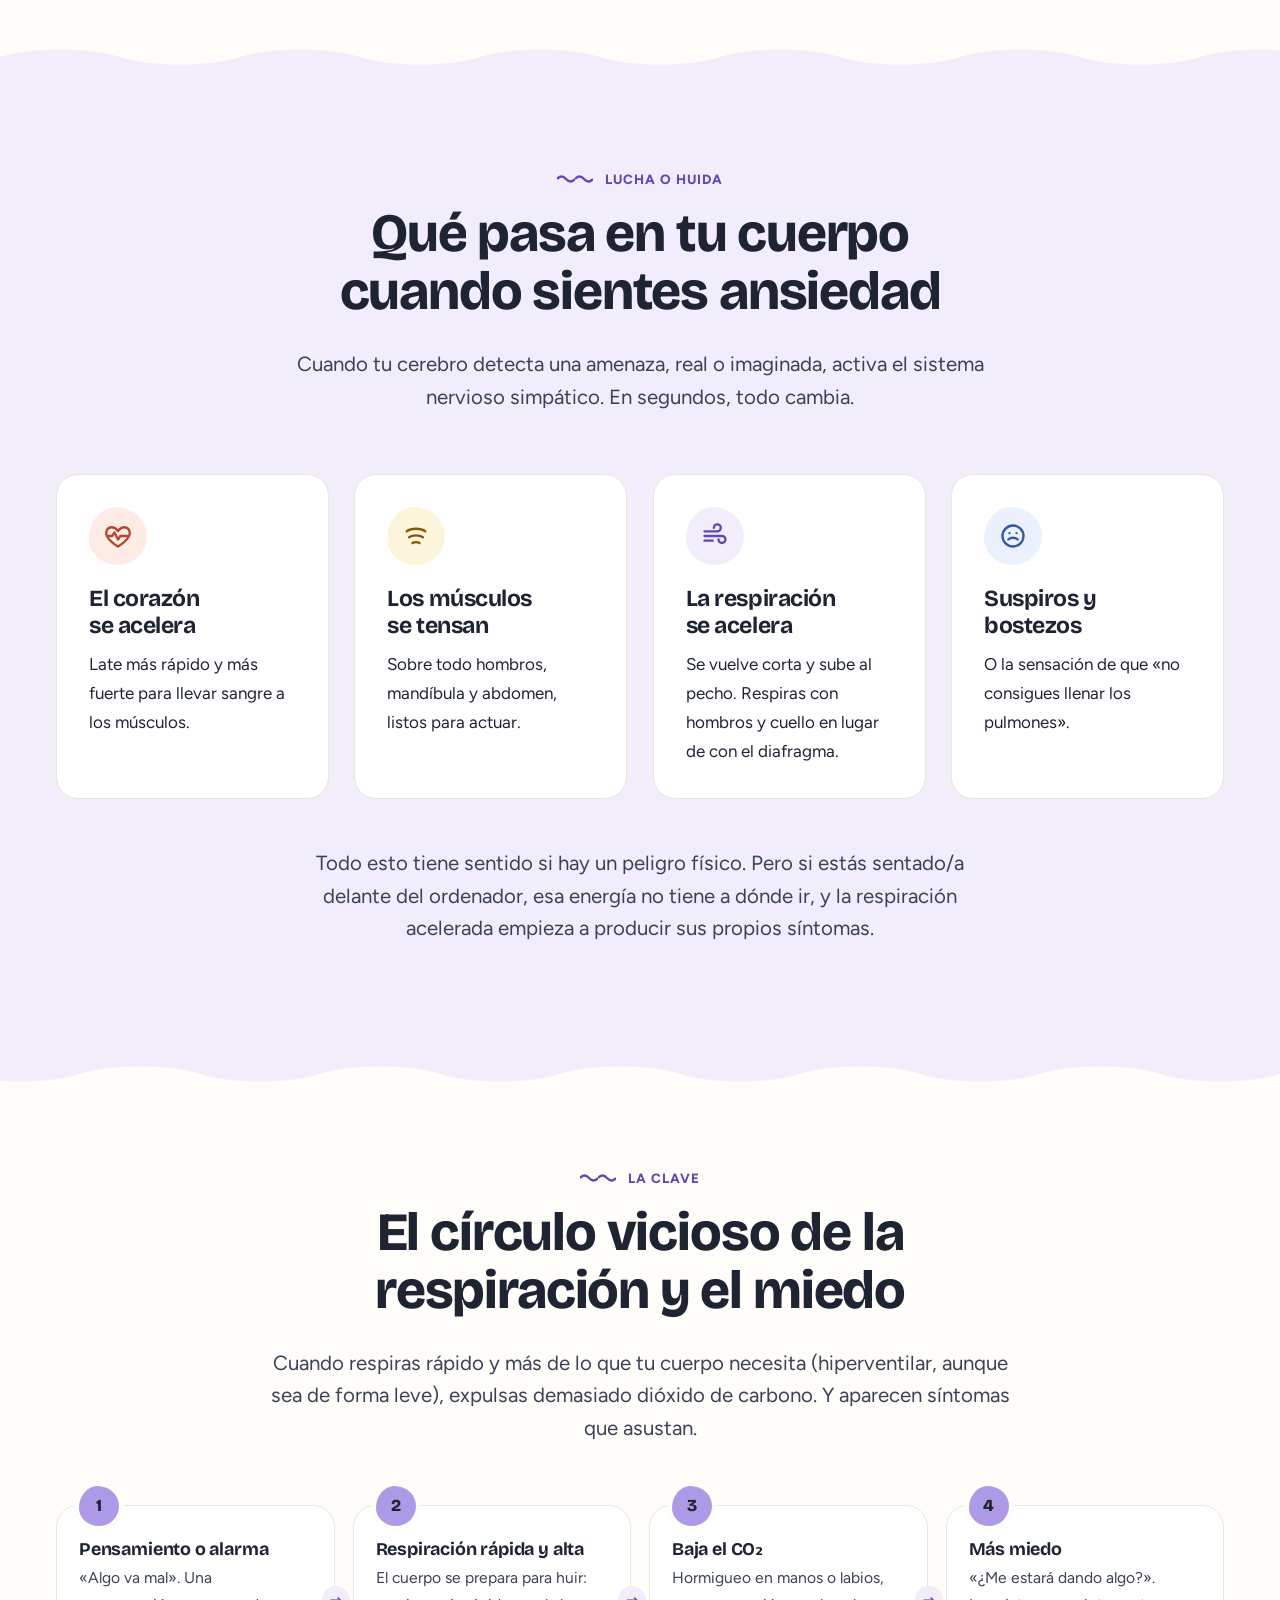
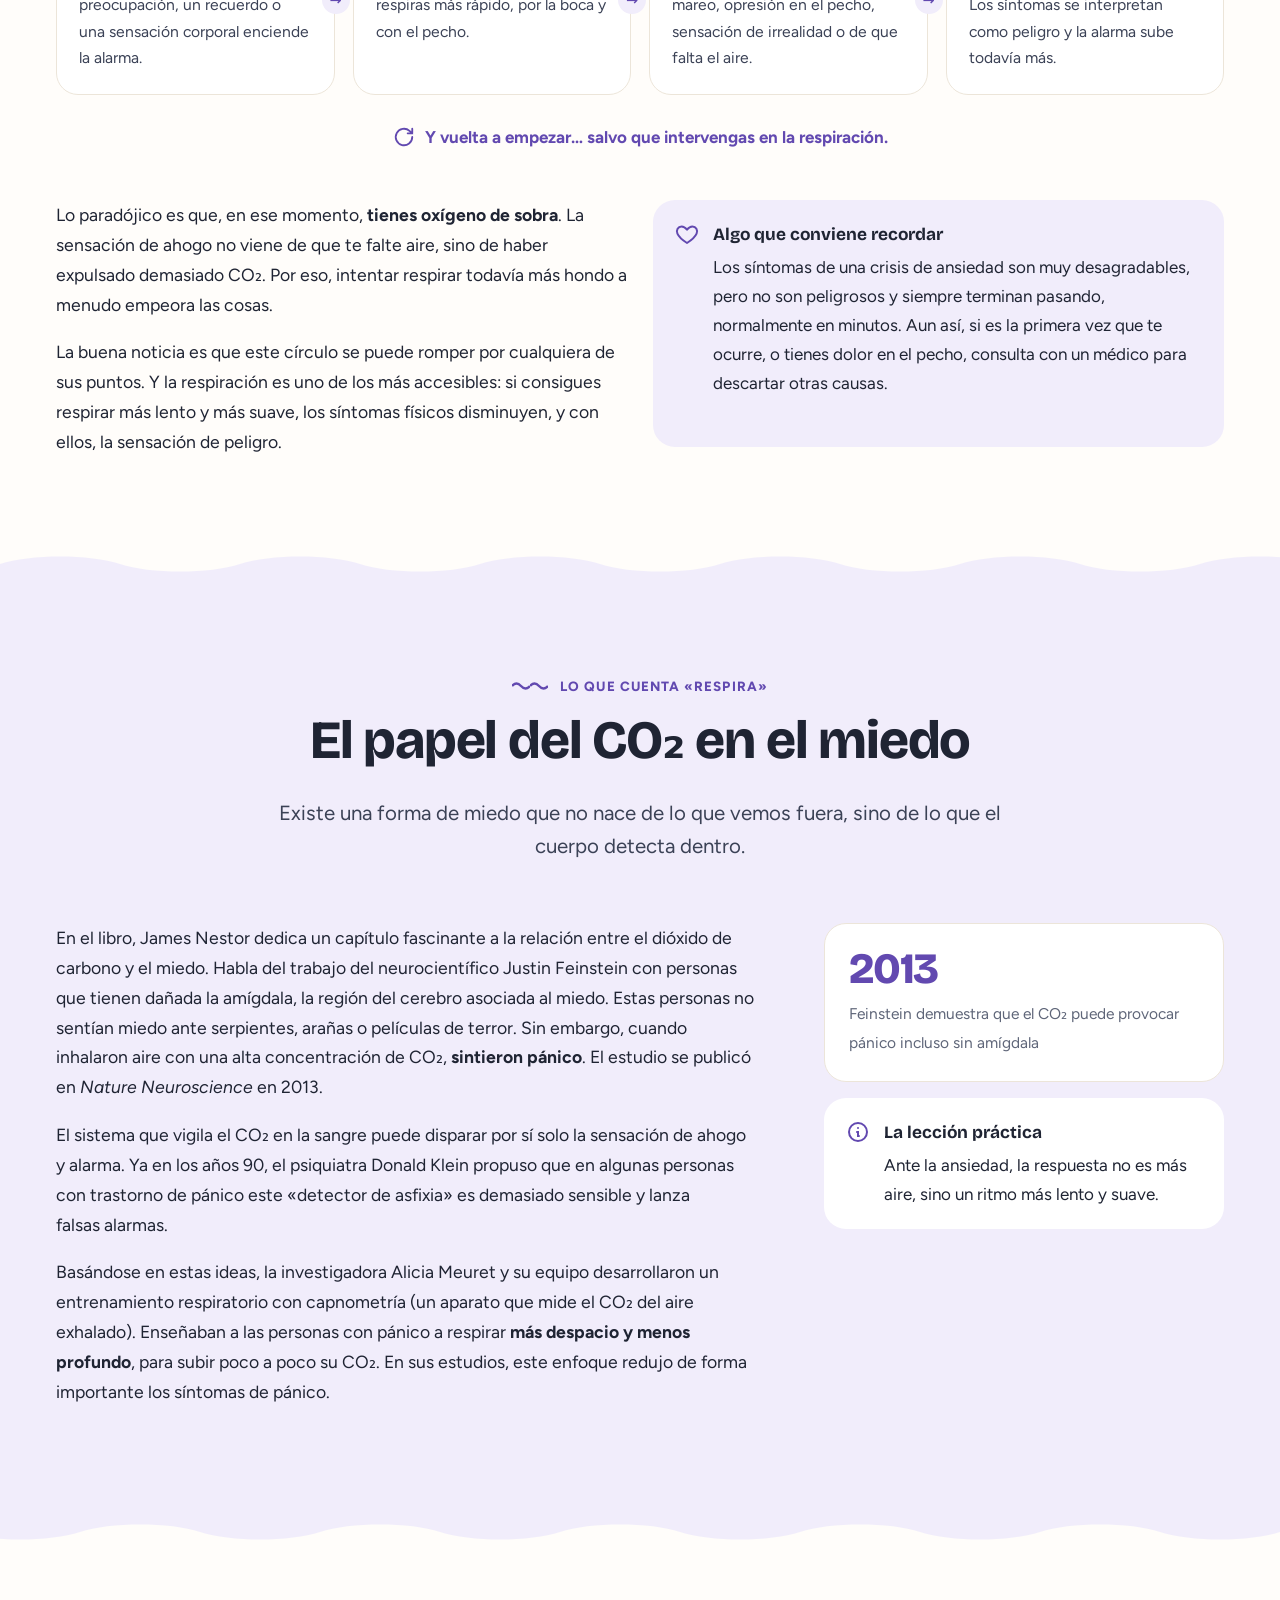
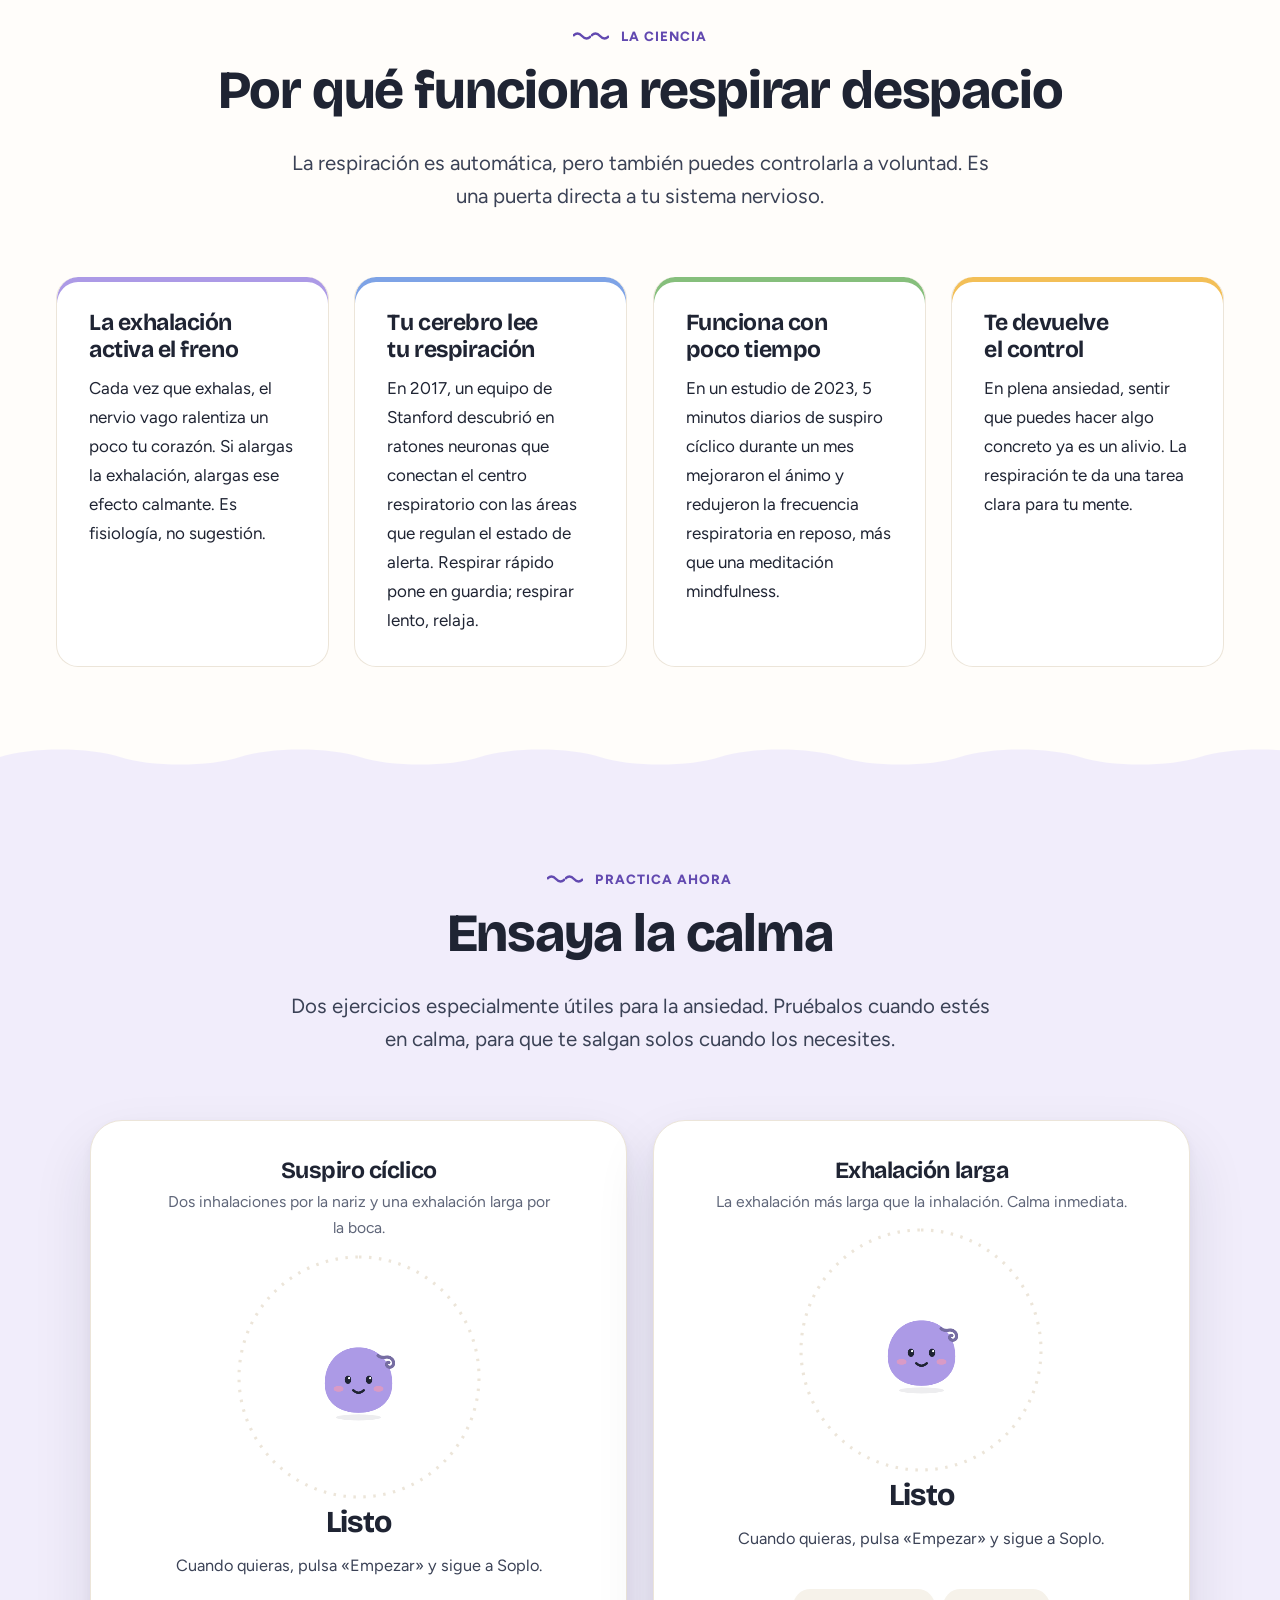
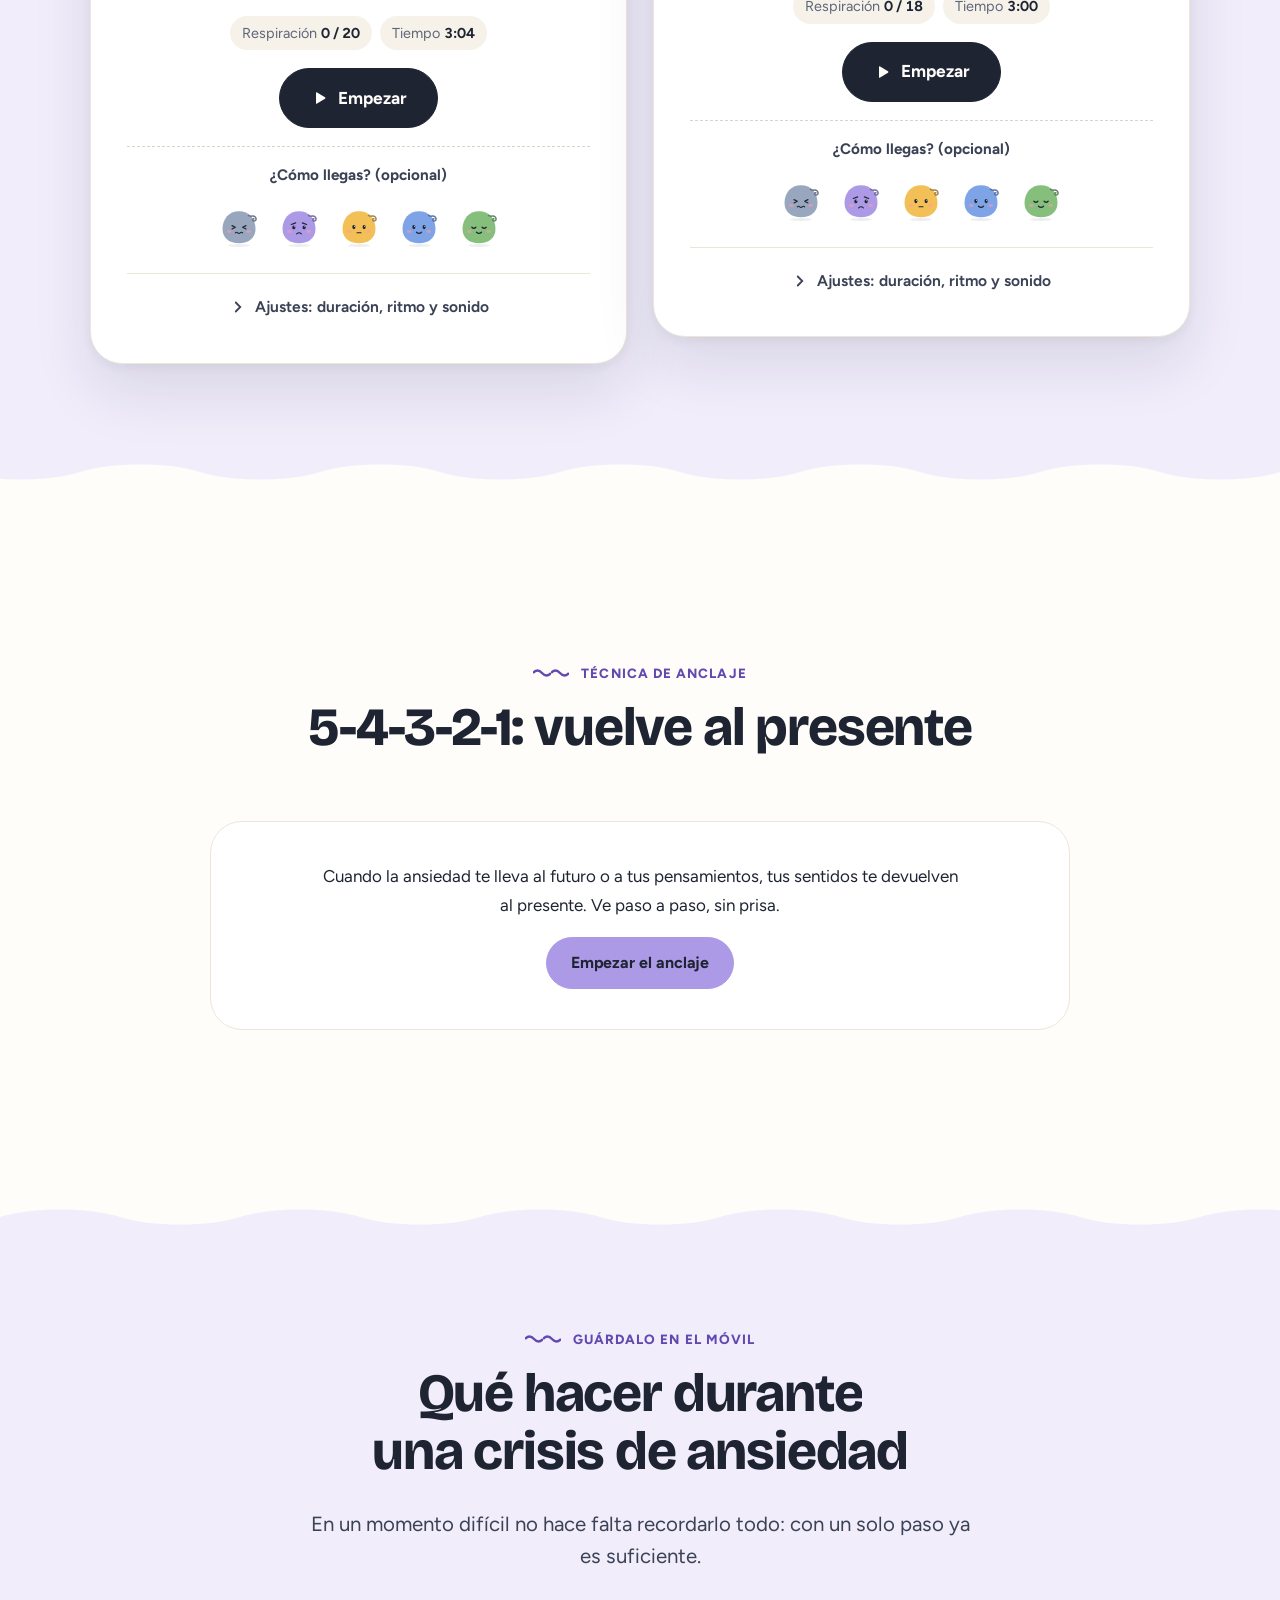
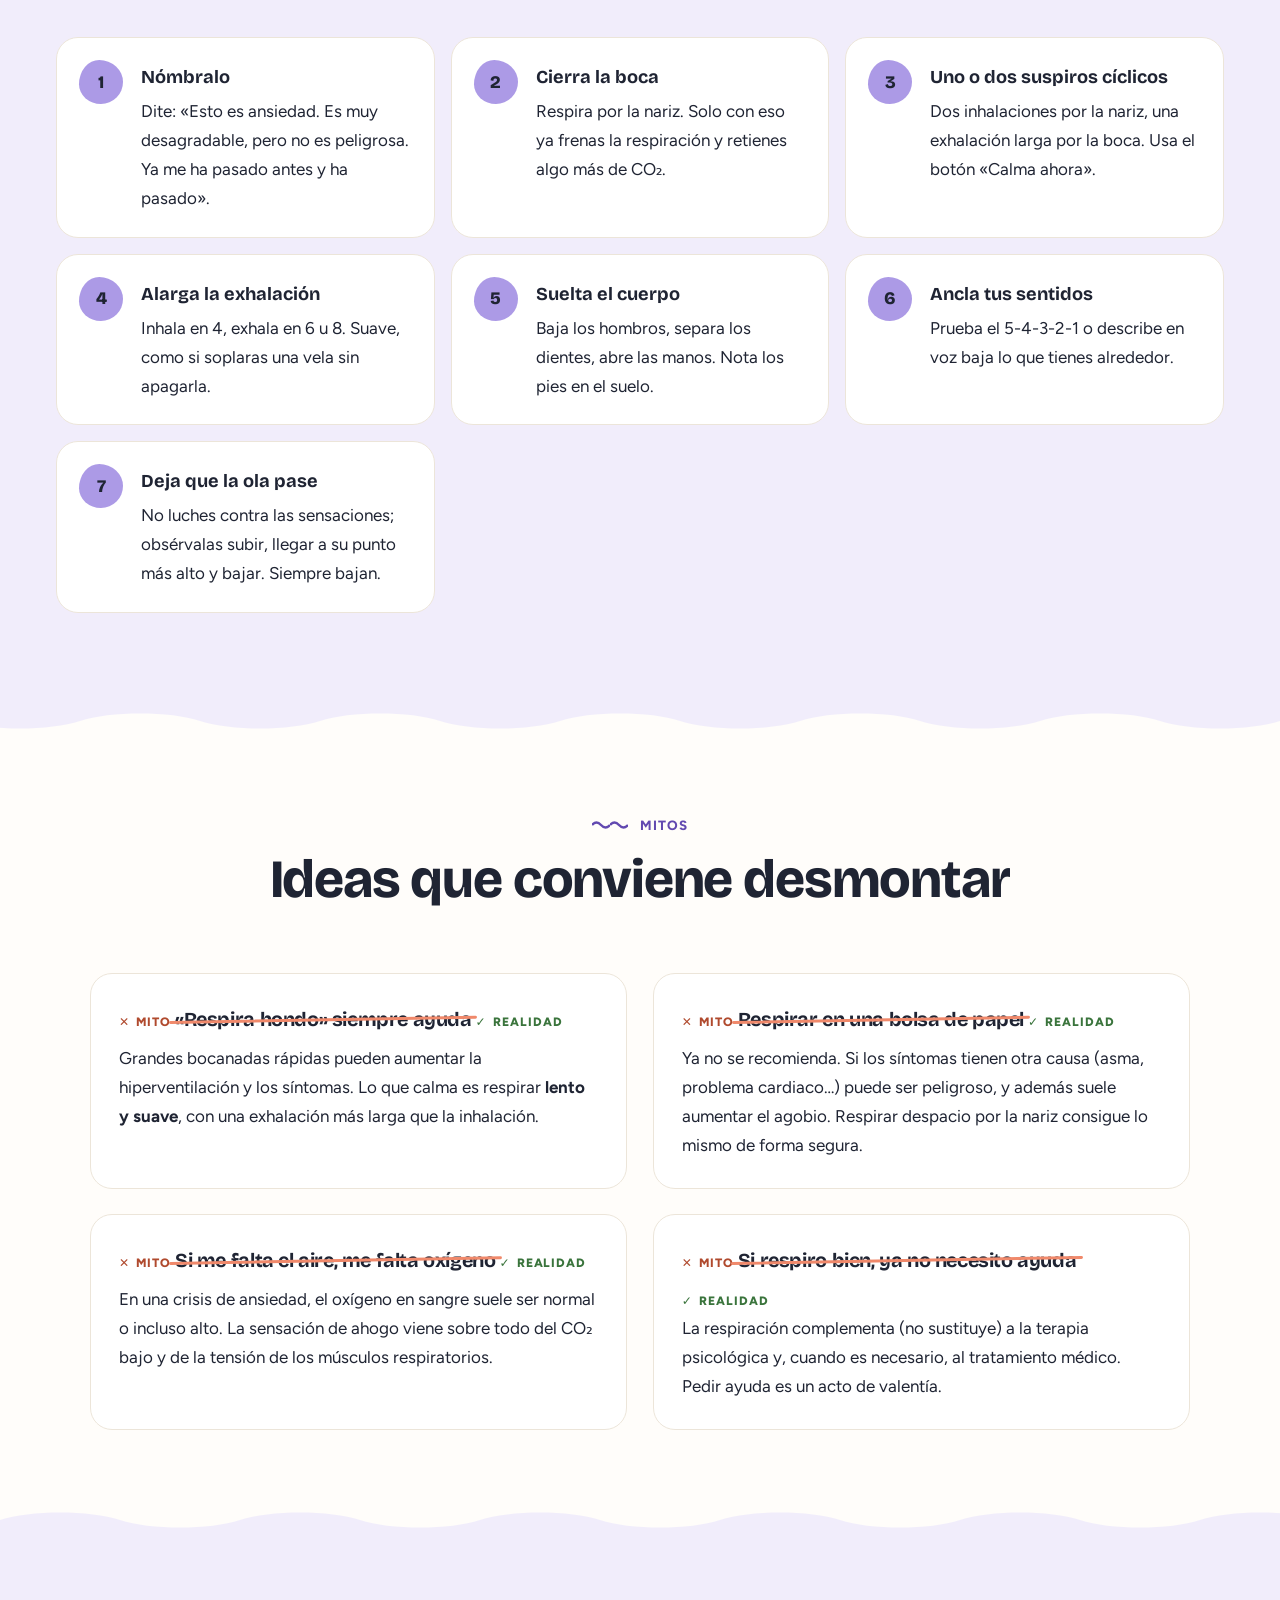
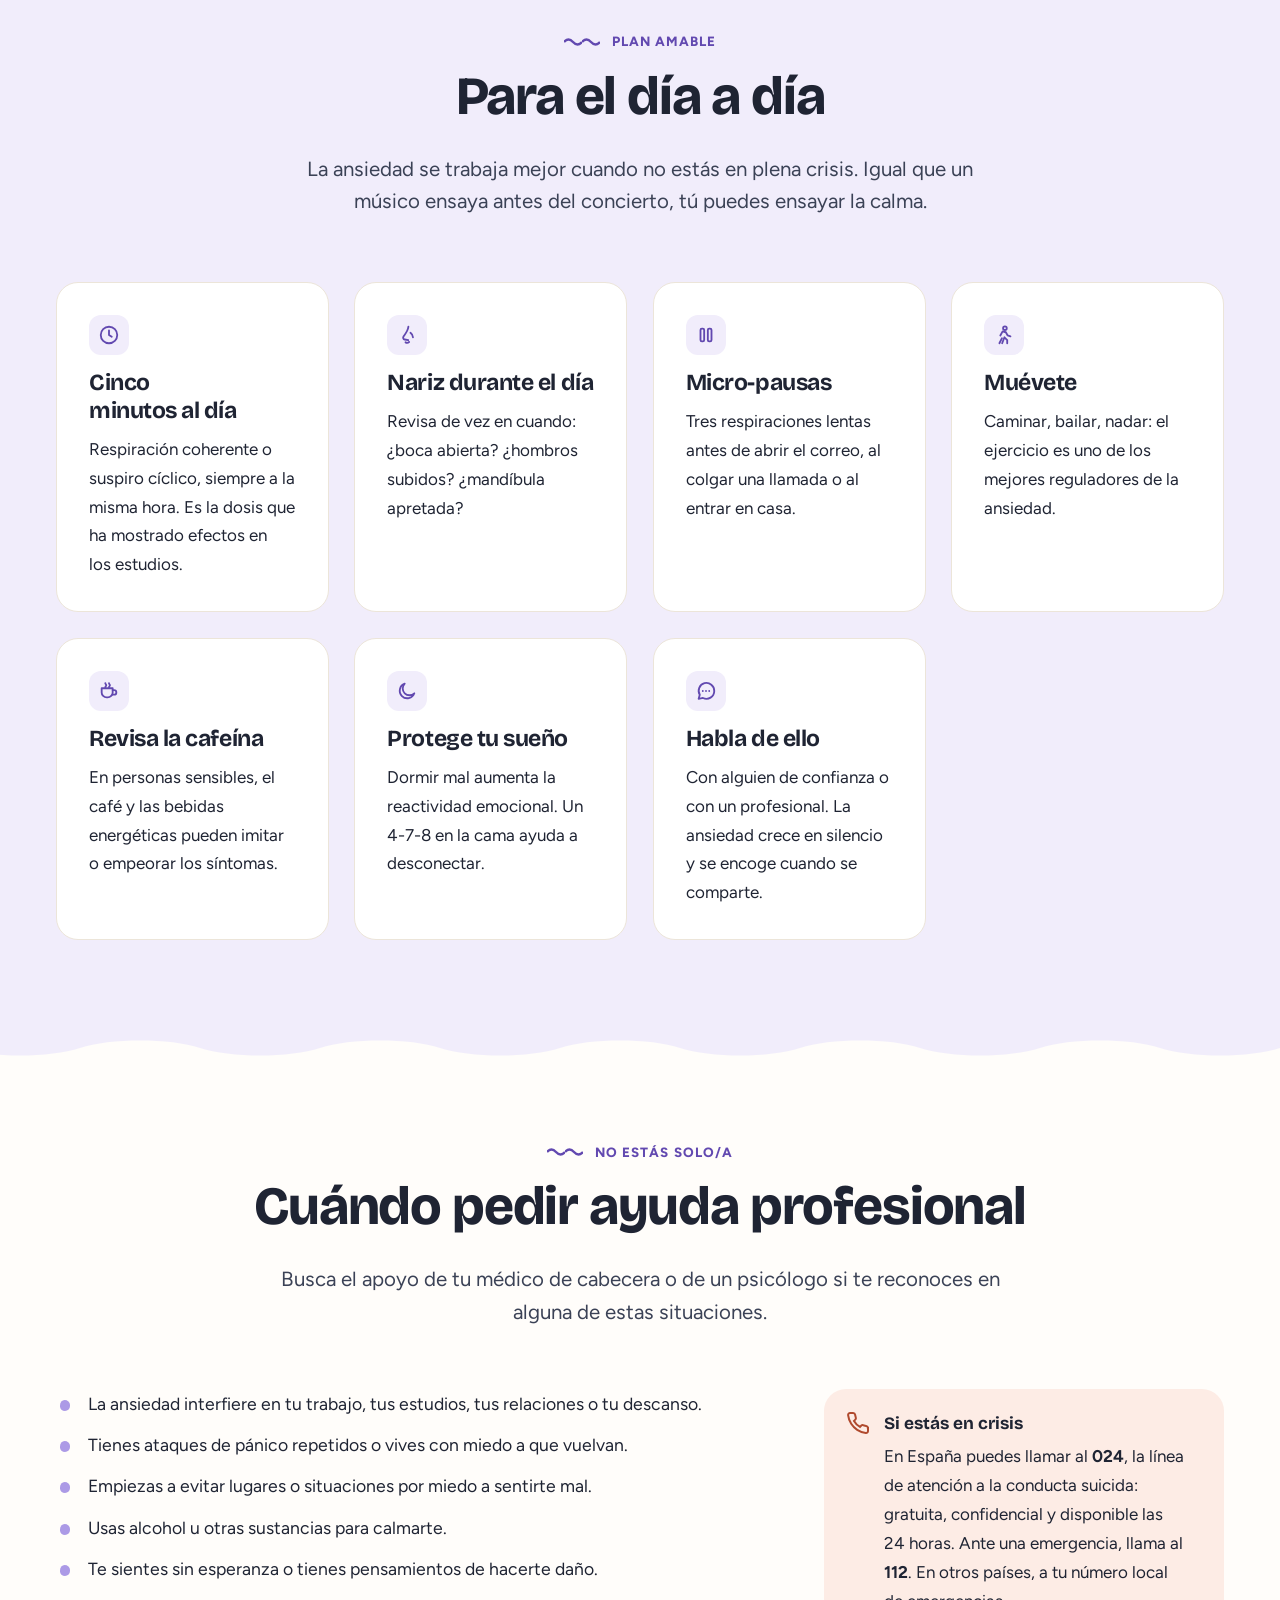
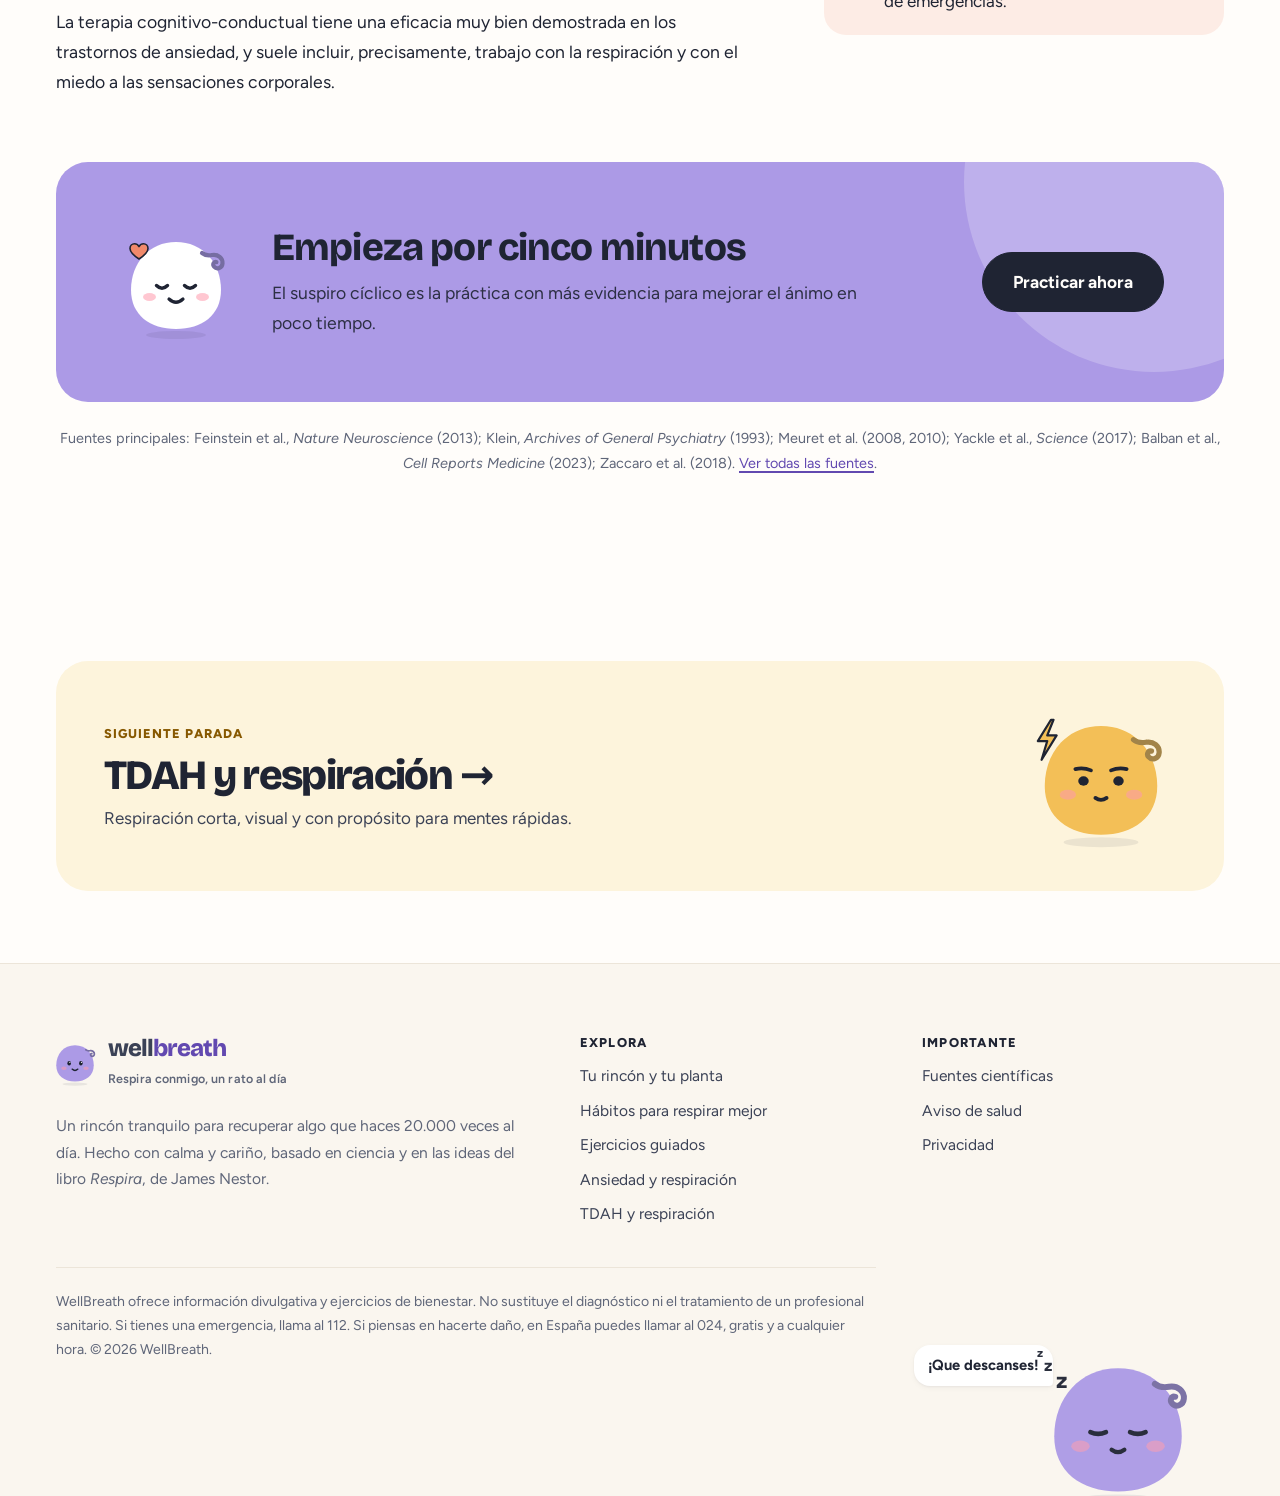
<file: ansiedad.html>
<!doctype html>
<html lang="es">
<head>
  <meta charset="utf-8">
  <meta name="viewport" content="width=device-width, initial-scale=1, viewport-fit=cover">
  <meta name="theme-color" content="#fffdfa">
  <link rel="icon" href="img/favicon.svg" type="image/svg+xml">
  <link rel="manifest" href="manifest.webmanifest">
  <link rel="preload" href="fonts/BricolageGrotesque-normal-latin.woff2" as="font" type="font/woff2" crossorigin>
  <link rel="preload" href="fonts/Figtree-normal-latin.woff2" as="font" type="font/woff2" crossorigin>
  <link rel="stylesheet" href="css/fonts.css">
  <link rel="stylesheet" href="css/styles.css">
  <script>
    (function () {
      document.documentElement.classList.add('no-js');
      try { var t = localStorage.getItem('wb-theme'); if (t) document.documentElement.dataset.theme = t; } catch (e) {}
    })();
  </script>
  <title>Ansiedad y respiración · WellBreath</title>
  <meta name="description" content="Por qué la ansiedad te roba el aire, qué pasa en tu cuerpo durante una crisis y cómo usar la respiración para recuperar la calma. Con ejercicios guiados y anclaje 5-4-3-2-1.">
</head>
<body class="theme-lilac has-chapters">
  <svg width="0" height="0" style="position:absolute" aria-hidden="true" focusable="false"><symbol id="i-clock" viewBox="0 0 24 24"><circle cx="12" cy="12" r="9"/><path d="M12 7v5l3 2"/></symbol><symbol id="i-nose" viewBox="0 0 24 24"><path d="M13.5 3c-.4 4.2-3.2 7.6-5.3 10.6-.9 1.3-.2 3 1.3 3.3l3.8.8"/><path d="M10.4 20c1.2.7 2.8.6 3.9-.4"/><path d="M15.8 9.5c1.6 1.2 2.6 3 2.7 5"/></symbol><symbol id="i-pause" viewBox="0 0 24 24"><rect x="6" y="5" width="4" height="14" rx="1.5"/><rect x="14" y="5" width="4" height="14" rx="1.5"/></symbol><symbol id="i-walk" viewBox="0 0 24 24"><circle cx="13" cy="4.5" r="2"/><path d="M10 21l2.5-6.5 3 3V21M8 12.5l2.5-4.5 3.5 1 2 3.5 3 1"/><path d="M7 21l2.8-5.5"/></symbol><symbol id="i-coffee" viewBox="0 0 24 24"><path d="M4 9h12v4.5A5.5 5.5 0 0 1 10.5 19h-1A5.5 5.5 0 0 1 4 13.5Z"/><path d="M16 11h1.5a2.5 2.5 0 0 1 0 5H16M8 3.5c0 1 1 1.2 1 2.2S8 7 8 8M12 3.5c0 1 1 1.2 1 2.2S12 7 12 8"/></symbol><symbol id="i-moon" viewBox="0 0 24 24"><path d="M20 14.5A8.2 8.2 0 1 1 9.5 4a6.6 6.6 0 0 0 10.5 10.5Z"/></symbol><symbol id="i-chat" viewBox="0 0 24 24"><path d="M21 12a8.5 8.5 0 0 1-12.3 7.6L4 20.5l1.2-4.4A8.5 8.5 0 1 1 21 12Z"/><path d="M8.5 12h.01M12 12h.01M15.5 12h.01"/></symbol><symbol id="i-eye" viewBox="0 0 24 24"><path d="M2.5 12S6 5.5 12 5.5 21.5 12 21.5 12 18 18.5 12 18.5 2.5 12 2.5 12Z"/><circle cx="12" cy="12" r="3"/></symbol><symbol id="i-hand" viewBox="0 0 24 24"><path d="M8 11V5.5a1.5 1.5 0 0 1 3 0V10m0-.5V4a1.5 1.5 0 0 1 3 0v6m0-.5V5.5a1.5 1.5 0 0 1 3 0V11m0-1V8.5a1.5 1.5 0 0 1 3 0V14a7 7 0 0 1-7 7h-1.2a6 6 0 0 1-4.9-2.6L4 15a1.5 1.5 0 0 1 2.4-1.8L8 15"/></symbol><symbol id="i-repeat" viewBox="0 0 24 24"><path d="M17 2.5l3 3-3 3"/><path d="M4 11.5V10a4.5 4.5 0 0 1 4.5-4.5H20M7 21.5l-3-3 3-3"/><path d="M20 12.5V14a4.5 4.5 0 0 1-4.5 4.5H4"/></symbol><symbol id="i-sparkle" viewBox="0 0 24 24"><path d="M11 3l1.9 5.6L18.5 10.5l-5.6 1.9L11 18l-1.9-5.6L3.5 10.5l5.6-1.9Z"/><path d="M18.5 15.5l.8 2.2 2.2.8-2.2.8-.8 2.2-.8-2.2-2.2-.8 2.2-.8Z"/></symbol><symbol id="i-clip" viewBox="0 0 24 24"><path d="M20.5 11.5l-8.2 8.2a5 5 0 0 1-7.1-7.1l8.6-8.6a3.4 3.4 0 0 1 4.8 4.8l-8.4 8.4a1.8 1.8 0 0 1-2.6-2.6L15 7.2"/></symbol><symbol id="i-light" viewBox="0 0 24 24"><rect x="7" y="2.5" width="10" height="19" rx="3.5"/><circle cx="12" cy="7.5" r="1.6"/><circle cx="12" cy="12" r="1.6"/><circle cx="12" cy="16.5" r="1.6"/></symbol><symbol id="i-phone" viewBox="0 0 24 24"><rect x="6.5" y="2.5" width="11" height="19" rx="2.8"/><path d="M11 18.2h2"/></symbol><symbol id="i-sun" viewBox="0 0 24 24"><circle cx="12" cy="12" r="4"/><path d="M12 2.5v2M12 19.5v2M4.6 4.6 6 6M18 18l1.4 1.4M2.5 12h2M19.5 12h2M4.6 19.4 6 18M18 6l1.4-1.4"/></symbol><symbol id="i-laptop" viewBox="0 0 24 24"><rect x="4" y="5" width="16" height="10.5" rx="1.8"/><path d="M2 19.5h20"/></symbol><symbol id="i-home" viewBox="0 0 24 24"><path d="M3.5 11 12 4.5l8.5 6.5v8.2a1.3 1.3 0 0 1-1.3 1.3H15v-6H9v6H4.8a1.3 1.3 0 0 1-1.3-1.3Z"/></symbol><symbol id="i-sprout" viewBox="0 0 24 24"><path d="M12 21v-8.5"/><path d="M12 12.5C12 8 8.6 5.5 4 5.5c0 4.3 3.3 7 8 7Z"/><path d="M12 10.5c0-4 3-7 8-7 0 4.3-3.2 7-8 7Z"/></symbol><symbol id="i-heart" viewBox="0 0 24 24"><path d="M12 20s-7.2-4.5-9.1-9C1.5 7.7 3.6 4.5 7 4.5c2 0 3.6 1.2 5 3 1.4-1.8 3-3 5-3 3.4 0 5.5 3.2 4.1 6.5C19.2 15.5 12 20 12 20Z"/></symbol><symbol id="i-wind" viewBox="0 0 24 24"><path d="M3 8.5h11a3 3 0 1 0-3-3M3 12.5h15a3 3 0 1 1-3 3M3 16.5h7"/></symbol><symbol id="i-snail" viewBox="0 0 24 24"><path d="M3 18.5h12.5a5.5 5.5 0 1 0-5.5-5.5 2.8 2.8 0 0 0 5.6 0"/><path d="M3 18.5c.2-2 1.2-3.3 2.6-3.8M18.6 9.6l1.6-3.6M16.4 8.6l-.4-3.8"/></symbol><symbol id="i-feather" viewBox="0 0 24 24"><path d="M20.5 3.5C13 3.5 7.5 8 7 15l-3 5.5"/><path d="M7.4 14.5c3.6.2 8-1.4 10-6M11 10.5h6.2"/></symbol><symbol id="i-apple" viewBox="0 0 24 24"><path d="M12 7.5c-1-1.6-2.8-2.4-4.8-1.8C4 6.7 3.8 10.6 4.8 13.6c1 3.2 3 6.9 5.2 6.9 1 0 1.3-.5 2-.5s1 .5 2 .5c2.2 0 4.2-3.7 5.2-6.9 1-3 .8-6.9-2.4-7.9-2-.6-3.8.2-4.8 1.8Z"/><path d="M12 7.5c0-2 .9-3.6 2.8-4.3"/></symbol><symbol id="i-book" viewBox="0 0 24 24"><path d="M4.5 5.5A2.5 2.5 0 0 1 7 3h12.5v15.5H7a2.5 2.5 0 0 0-2.5 2.5Z"/><path d="M4.5 21A2.5 2.5 0 0 1 7 18.5h12.5"/></symbol><symbol id="i-shield" viewBox="0 0 24 24"><path d="M12 3l8 3v6c0 4.8-3.4 8-8 9-4.6-1-8-4.2-8-9V6Z"/><path d="M8.8 12l2.2 2.2 4.4-4.4"/></symbol><symbol id="i-lock" viewBox="0 0 24 24"><rect x="5" y="10.5" width="14" height="10.5" rx="2.4"/><path d="M8 10.5V8a4 4 0 0 1 8 0v2.5"/></symbol><symbol id="i-arrow" viewBox="0 0 24 24"><path d="M5 12h14M13 6l6 6-6 6"/></symbol><symbol id="i-check" viewBox="0 0 24 24"><path d="M5 12.5l4.5 4.5L19 7.5"/></symbol><symbol id="i-bulb" viewBox="0 0 24 24"><path d="M9 18h6M10 21h4M12 3a6 6 0 0 0-4 10.5c.8.8 1 1.6 1 2.5h6c0-.9.2-1.7 1-2.5A6 6 0 0 0 12 3Z"/></symbol><symbol id="i-zap" viewBox="0 0 24 24"><path d="M13 2.5 4.5 14h7l-1 7.5L19 10h-7l1-7.5Z"/></symbol><symbol id="i-target" viewBox="0 0 24 24"><circle cx="12" cy="12" r="9"/><circle cx="12" cy="12" r="5"/><circle cx="12" cy="12" r="1.2"/></symbol><symbol id="i-lungs" viewBox="0 0 24 24"><path d="M12 3.5V12m0 0c-1 1-2.7 1.4-4 1m4-1c1 1 2.7 1.4 4 1"/><path d="M8.5 7C5.4 7 3.5 11 3.5 15c0 3 1.2 5 3.2 5 2.6 0 3.8-2 3.8-5V9"/><path d="M15.5 7c3.1 0 5 4 5 8 0 3-1.2 5-3.2 5-2.6 0-3.8-2-3.8-5V9"/></symbol><symbol id="i-calendar" viewBox="0 0 24 24"><rect x="3.5" y="5" width="17" height="15.5" rx="2.5"/><path d="M3.5 10h17M8 3v4M16 3v4"/></symbol><symbol id="i-smile" viewBox="0 0 24 24"><circle cx="12" cy="12" r="9"/><path d="M8.5 14.5c1 1.2 2.2 1.8 3.5 1.8s2.5-.6 3.5-1.8M9 9.5h.01M15 9.5h.01"/></symbol><symbol id="i-pot" viewBox="0 0 24 24"><path d="M6 12h12l-1.5 8.5H7.5Z"/><path d="M5 9.5h14V12H5zM12 9.5V6m0 0c0-2-1.6-3.2-3.5-3.2 0 1.9 1.5 3.2 3.5 3.2Zm0 0c0-2 1.6-3.2 3.5-3.2 0 1.9-1.5 3.2-3.5 3.2Z"/></symbol></svg>
  <a class="skip-link" href="#main">Saltar al contenido</a>
  <header class="site-header">
    <div class="container header-inner">
      <a class="brand" href="index.html" aria-label="WellBreath, inicio">
        <span class="brand-mark" data-track-eyes><svg class="soplo" viewBox="0 0 120 120" aria-hidden="true" focusable="false"><g class="soplo-figure"><ellipse class="soplo-shadow" cx="60" cy="113" rx="30" ry="4"/><circle class="soplo-ball" cx="60" cy="64" r="44"/><path class="soplo-body" d="M60 20C87 20 105 41 105 68C105 93 86 107 60 107C34 107 15 93 15 68C15 41 33 20 60 20Z"/><path class="soplo-wisp" d="M96 33c6-1 11 3 10.5 8.5c-.4 4.6-5.6 6.4-8.4 3.2c-1.9-2.2-.2-5.3 2.3-4.6M96 33c-4 .7-7.5 0-10-2"/><g class="soplo-face"><g class="cheeks" fill="#ff9aad"><ellipse cx="33.5" cy="75" rx="6.5" ry="4"/><ellipse cx="86.5" cy="75" rx="6.5" ry="4"/></g><g class="soplo-eyes"><g class="e-open"><ellipse cx="46" cy="63" rx="4.3" ry="5.6" fill="#1f2433"/><ellipse cx="74" cy="63" rx="4.3" ry="5.6" fill="#1f2433"/><circle cx="47.6" cy="60.8" r="1.4" fill="#fff"/><circle cx="75.6" cy="60.8" r="1.4" fill="#fff"/></g></g><path class="m-smile" d="M53 77Q60 83.5 67 77" fill="none" stroke="#1f2433" stroke-width="3.2" stroke-linecap="round"/></g></g></svg></span>
        <span><span class="brand-name">well<span>breath</span></span><span class="brand-tag">Respira conmigo, un rato al día</span></span>
      </a>
      <nav class="main-nav" id="main-nav" aria-label="Principal">
        <ul>
          <li><a class="c-coral" href="index.html"><span class="nav-dot" aria-hidden="true"></span><span class="nav-soplo" data-soplo="hello" data-color="coral" aria-hidden="true"></span>Inicio</a></li>
          <li><a class="c-leaf" href="habitos.html"><span class="nav-dot" aria-hidden="true"></span><span class="nav-soplo" data-soplo="calm" data-color="leaf" data-acc="sprout" aria-hidden="true"></span>Hábitos</a></li>
          <li><a class="c-sky" href="ejercicios.html"><span class="nav-dot" aria-hidden="true"></span><span class="nav-soplo" data-soplo="blow" data-color="sky" aria-hidden="true"></span>Ejercicios</a></li>
          <li><a class="c-lilac" href="ansiedad.html" aria-current="page"><span class="nav-dot" aria-hidden="true"></span><span class="nav-soplo" data-soplo="calm" data-color="lilac" data-acc="heart" aria-hidden="true"></span>Ansiedad</a></li>
          <li><a class="c-honey" href="tdah.html"><span class="nav-dot" aria-hidden="true"></span><span class="nav-soplo" data-soplo="focused" data-color="honey" data-acc="spark" aria-hidden="true"></span>TDAH</a></li>
          <li><a class="c-slate" href="fuentes.html"><span class="nav-dot" aria-hidden="true"></span><span class="nav-soplo" data-soplo="calm" data-color="slate" data-acc="glasses" aria-hidden="true"></span>Fuentes</a></li>
        </ul>
      </nav>
      <a class="nook-pill" href="index.html#rincon" aria-label="Tu rincón: tu planta y tu racha de días">
        <svg class="ico" aria-hidden="true"><use href="#i-sprout"/></svg><span data-streak>0</span>
      </a>
      <button type="button" class="icon-btn theme-toggle" aria-label="Cambiar tema claro u oscuro">
        <svg class="icon-moon" viewBox="0 0 24 24" fill="none" stroke="currentColor" stroke-width="2" stroke-linecap="round" stroke-linejoin="round" aria-hidden="true"><path d="M21 12.8A9 9 0 1 1 11.2 3a7 7 0 0 0 9.8 9.8Z"/></svg>
        <svg class="icon-sun" viewBox="0 0 24 24" fill="none" stroke="currentColor" stroke-width="2" stroke-linecap="round" aria-hidden="true"><circle cx="12" cy="12" r="4.5"/><path d="M12 2v2m0 16v2M4.9 4.9l1.4 1.4m11.4 11.4 1.4 1.4M2 12h2m16 0h2M4.9 19.1l1.4-1.4M17.7 6.3l1.4-1.4"/></svg>
      </button>
      <button type="button" class="icon-btn nav-toggle" aria-controls="main-nav" aria-expanded="false" aria-label="Abrir menú">
        <span class="bars" aria-hidden="true"><span></span><span></span><span></span></span>
      </button>
    </div>
    <span class="scroll-progress" aria-hidden="true"></span>
  </header>

  <nav class="chapter-nav" aria-label="Capítulos de la página">
    <ol>
      <li><a href="#entender">Qué es</a></li>
      <li><a href="#cuerpo">Tu cuerpo</a></li>
      <li><a href="#circulo">El círculo vicioso</a></li>
      <li><a href="#co2">El papel del CO₂</a></li>
      <li><a href="#por-que">Por qué funciona</a></li>
      <li><a href="#practica">Practica</a></li>
      <li><a href="#anclaje">5-4-3-2-1</a></li>
      <li><a href="#crisis">En una crisis</a></li>
      <li><a href="#mitos">Mitos</a></li>
      <li><a href="#dia-a-dia">Día a día</a></li>
      <li><a href="#ayuda">Pedir ayuda</a></li>
    </ol>
  </nav>

  <main id="main">
    <section class="screen tint page-hero">
      <div class="container hero-grid">
        <div class="stagger">
          <span class="kicker">Ansiedad</span>
          <h1>Cuando la ansiedad te roba el aire</h1>
          <p class="lead">Si alguna vez has sentido que no te llegaba el aire, que el pecho se te cerraba o que el corazón se te iba a salir, queremos que sepas dos cosas: no te pasa solo a ti, y hay mucho que puedes hacer. Empezando por algo que llevas contigo siempre: tu respiración.</p>
          <div class="btn-row mt-2">
            <button type="button" class="btn btn-lg" data-open-sos>Necesito calmarme ahora</button>
            <a class="btn btn-ghost btn-lg" href="#entender">Quiero entenderlo</a>
          </div>
        </div>
        <div class="hero-mascot reveal" aria-hidden="true">
          <span class="ring r1"></span><span class="ring r2"></span><span class="disc"></span>
          <div class="orbit"><span class="c-coral"></span><span class="c-sky"></span><span class="c-honey"></span></div>
          <div class="mascot" data-soplo="calm" data-color="lilac" data-acc="heart" data-track-eyes></div>
        </div>
      </div>
    </section>

    <!-- Qué es -->
    <section class="screen" id="entender">
      <div class="container">
        <div class="chapter-head reveal">
          <span class="kicker">Primero, lo más importante</span>
          <h2 data-split>La ansiedad no es un fallo tuyo</h2>
          <p class="lead">Es un sistema de alarma antiguo y muy útil que, a veces, se vuelve demasiado sensible.</p>
        </div>
        <div class="chapter-body">
          <div class="prose reveal">
            <p>La ansiedad no es una señal de debilidad. Es un sistema diseñado para protegerte del peligro. El problema es que a veces salta cuando no hay ningún león delante: ante un correo del jefe, una conversación pendiente, una sensación rara en el cuerpo o, simplemente, sin motivo aparente.</p>
            <p>Los trastornos de ansiedad son de los problemas de salud mental más frecuentes del mundo. Según la Organización Mundial de la Salud, afectan a cientos de millones de personas. Si es tu caso, estás en muy buena compañía, y hay tratamientos que funcionan.</p>
          </div>
          <aside class="chapter-aside reveal" style="--d:.15s">
            <div class="prose"><blockquote class="mt-0 mb-0">La respiración no va a hacer desaparecer tu ansiedad por arte de magia. Pero puede convertirse en un ancla: algo a lo que agarrarte mientras pasa la ola.</blockquote></div>
          </aside>
        </div>
      </div>
    </section>

    <!-- Cuerpo -->
    <section class="screen alt" id="cuerpo">
      <div class="container">
        <div class="chapter-head reveal">
          <span class="kicker">Lucha o huida</span>
          <h2 data-split>Qué pasa en tu cuerpo cuando sientes ansiedad</h2>
          <p class="lead">Cuando tu cerebro detecta una amenaza, real o imaginada, activa el sistema nervioso simpático. En segundos, todo cambia.</p>
        </div>
        <div class="grid grid-4 stagger">
          <div class="card c-coral"><div class="card-icon c-coral"><svg viewBox="0 0 24 24" fill="none" stroke="currentColor" stroke-width="2" stroke-linecap="round" stroke-linejoin="round" aria-hidden="true"><path d="M12 21s-7.5-4.6-9.6-9.3C.9 8.2 3 4.5 6.6 4.5c2.1 0 3.9 1.3 5.4 3.2 1.5-1.9 3.3-3.2 5.4-3.2 3.6 0 5.7 3.7 4.2 7.2C19.5 16.4 12 21 12 21Z"/><path d="M3 12h4l2-3 3 6 2-3h7"/></svg></div><h3>El corazón se acelera</h3><p>Late más rápido y más fuerte para llevar sangre a los músculos.</p></div>
          <div class="card c-honey"><div class="card-icon c-honey"><svg viewBox="0 0 24 24" fill="none" stroke="currentColor" stroke-width="2" stroke-linecap="round" aria-hidden="true"><path d="M4 8c4-3 12-3 16 0M6 13c3-2 9-2 12 0M9 18c1.5-1 4.5-1 6 0"/></svg></div><h3>Los músculos se tensan</h3><p>Sobre todo hombros, mandíbula y abdomen, listos para actuar.</p></div>
          <div class="card c-lilac"><div class="card-icon c-lilac"><svg viewBox="0 0 24 24" fill="none" stroke="currentColor" stroke-width="2" stroke-linecap="round" aria-hidden="true"><path d="M3 8h11a3 3 0 1 0-3-3M3 12h15a3 3 0 1 1-3 3M3 16h7"/></svg></div><h3>La respiración se acelera</h3><p>Se vuelve corta y sube al pecho. Respiras con hombros y cuello en lugar de con el diafragma.</p></div>
          <div class="card c-sky"><div class="card-icon c-sky"><svg viewBox="0 0 24 24" fill="none" stroke="currentColor" stroke-width="2" stroke-linecap="round" aria-hidden="true"><circle cx="12" cy="12" r="9"/><path d="M8 15c1-1 2.3-1.5 4-1.5s3 .5 4 1.5M9 9.5h.01M15 9.5h.01"/></svg></div><h3>Suspiros y bostezos</h3><p>O la sensación de que «no consigues llenar los pulmones».</p></div>
        </div>
        <p class="lead center max-720 mt-3 reveal">Todo esto tiene sentido si hay un peligro físico. Pero si estás sentado/a delante del ordenador, esa energía no tiene a dónde ir, y la respiración acelerada empieza a producir sus propios síntomas.</p>
      </div>
    </section>

    <!-- Círculo vicioso -->
    <section class="screen" id="circulo">
      <div class="container">
        <div class="chapter-head reveal">
          <span class="kicker">La clave</span>
          <h2 data-split>El círculo vicioso de la respiración y el miedo</h2>
          <p class="lead">Cuando respiras rápido y más de lo que tu cuerpo necesita (hiperventilar, aunque sea de forma leve), expulsas demasiado dióxido de carbono. Y aparecen síntomas que asustan.</p>
        </div>
        <div class="loop stagger" role="list" aria-label="El círculo vicioso de la ansiedad">
          <div class="loop-step" role="listitem">
            <h4>Pensamiento o alarma</h4>
            <p>«Algo va mal». Una preocupación, un recuerdo o una sensación corporal enciende la alarma.</p>
          </div>
          <div class="loop-step" role="listitem">
            <h4>Respiración rápida y alta</h4>
            <p>El cuerpo se prepara para huir: respiras más rápido, por la boca y con el pecho.</p>
          </div>
          <div class="loop-step" role="listitem">
            <h4>Baja el CO₂</h4>
            <p>Hormigueo en manos o labios, mareo, opresión en el pecho, sensación de irrealidad o de que falta el aire.</p>
          </div>
          <div class="loop-step" role="listitem">
            <h4>Más miedo</h4>
            <p>«¿Me estará dando algo?». Los síntomas se interpretan como peligro y la alarma sube todavía más.</p>
          </div>
          <div class="loop-center">
            <svg viewBox="0 0 24 24" fill="none" stroke="currentColor" stroke-width="2" stroke-linecap="round" aria-hidden="true"><path d="M21 12a9 9 0 1 1-3-6.7L21 8M21 3v5h-5"/></svg>
            Y vuelta a empezar… salvo que intervengas en la respiración.
          </div>
        </div>
        <div class="grid grid-2 mt-3 stagger" style="max-width:1200px;margin-left:auto;margin-right:auto">
          <div class="prose">
            <p>Lo paradójico es que, en ese momento, <strong>tienes oxígeno de sobra</strong>. La sensación de ahogo no viene de que te falte aire, sino de haber expulsado demasiado CO₂. Por eso, intentar respirar todavía más hondo a menudo empeora las cosas.</p>
            <p>La buena noticia es que este círculo se puede romper por cualquiera de sus puntos. Y la respiración es uno de los más accesibles: si consigues respirar más lento y más suave, los síntomas físicos disminuyen, y con ellos, la sensación de peligro.</p>
          </div>
          <div class="callout calm mt-0">
            <svg viewBox="0 0 24 24" fill="none" stroke="currentColor" stroke-width="2" stroke-linecap="round" stroke-linejoin="round" aria-hidden="true"><path d="M12 21s-7.5-4.6-9.6-9.3C.9 8.2 3 4.5 6.6 4.5c2.1 0 3.9 1.3 5.4 3.2 1.5-1.9 3.3-3.2 5.4-3.2 3.6 0 5.7 3.7 4.2 7.2C19.5 16.4 12 21 12 21Z"/></svg>
            <p><strong>Algo que conviene recordar</strong>Los síntomas de una crisis de ansiedad son muy desagradables, pero no son peligrosos y siempre terminan pasando, normalmente en minutos. Aun así, si es la primera vez que te ocurre, o tienes dolor en el pecho, consulta con un médico para descartar otras causas.</p>
          </div>
        </div>
      </div>
    </section>

    <!-- CO2 -->
    <section class="screen alt" id="co2">
      <div class="container">
        <div class="chapter-head reveal">
          <span class="kicker">Lo que cuenta «Respira»</span>
          <h2 data-split>El papel del CO₂ en el miedo</h2>
          <p class="lead">Existe una forma de miedo que no nace de lo que vemos fuera, sino de lo que el cuerpo detecta dentro.</p>
        </div>
        <div class="chapter-body">
          <div class="prose reveal">
            <p>En el libro, James Nestor dedica un capítulo fascinante a la relación entre el dióxido de carbono y el miedo. Habla del trabajo del neurocientífico Justin Feinstein con personas que tienen dañada la amígdala, la región del cerebro asociada al miedo. Estas personas no sentían miedo ante serpientes, arañas o películas de terror. Sin embargo, cuando inhalaron aire con una alta concentración de CO₂, <strong>sintieron pánico</strong>. El estudio se publicó en <em>Nature Neuroscience</em> en 2013.</p>
            <p>El sistema que vigila el CO₂ en la sangre puede disparar por sí solo la sensación de ahogo y alarma. Ya en los años 90, el psiquiatra Donald Klein propuso que en algunas personas con trastorno de pánico este «detector de asfixia» es demasiado sensible y lanza falsas alarmas.</p>
            <p>Basándose en estas ideas, la investigadora Alicia Meuret y su equipo desarrollaron un entrenamiento respiratorio con capnometría (un aparato que mide el CO₂ del aire exhalado). Enseñaban a las personas con pánico a respirar <strong>más despacio y menos profundo</strong>, para subir poco a poco su CO₂. En sus estudios, este enfoque redujo de forma importante los síntomas de pánico.</p>
          </div>
          <aside class="chapter-aside reveal" style="--d:.15s">
            <div class="fact"><b>2013</b><span>Feinstein demuestra que el CO₂ puede provocar pánico incluso sin amígdala</span></div>
            <div class="callout calm">
              <svg viewBox="0 0 24 24" fill="none" stroke="currentColor" stroke-width="2" stroke-linecap="round" aria-hidden="true"><circle cx="12" cy="12" r="9"/><path d="M12 8h.01M11 12h1v4h1"/></svg>
              <p><strong>La lección práctica</strong>Ante la ansiedad, la respuesta no es más aire, sino un ritmo más lento y suave.</p>
            </div>
          </aside>
        </div>
      </div>
    </section>

    <!-- Por qué funciona -->
    <section class="screen" id="por-que">
      <div class="container">
        <div class="section-head reveal">
          <span class="kicker">La ciencia</span>
          <h2 data-split>Por qué funciona respirar despacio</h2>
          <p class="lead">La respiración es automática, pero también puedes controlarla a voluntad. Es una puerta directa a tu sistema nervioso.</p>
        </div>
        <div class="grid grid-4 stagger">
          <div class="card lift top-bar c-lilac"><h3>La exhalación activa el freno</h3><p>Cada vez que exhalas, el nervio vago ralentiza un poco tu corazón. Si alargas la exhalación, alargas ese efecto calmante. Es fisiología, no sugestión.</p></div>
          <div class="card lift top-bar c-sky"><h3>Tu cerebro lee tu respiración</h3><p>En 2017, un equipo de Stanford descubrió en ratones neuronas que conectan el centro respiratorio con las áreas que regulan el estado de alerta. Respirar rápido pone en guardia; respirar lento, relaja.</p></div>
          <div class="card lift top-bar c-leaf"><h3>Funciona con poco tiempo</h3><p>En un estudio de 2023, 5 minutos diarios de suspiro cíclico durante un mes mejoraron el ánimo y redujeron la frecuencia respiratoria en reposo, más que una meditación mindfulness.</p></div>
          <div class="card lift top-bar c-honey"><h3>Te devuelve el control</h3><p>En plena ansiedad, sentir que puedes hacer algo concreto ya es un alivio. La respiración te da una tarea clara para tu mente.</p></div>
        </div>
      </div>
    </section>

    <!-- Práctica -->
    <section class="screen alt" id="practica">
      <div class="container">
        <div class="section-head reveal">
          <span class="kicker">Practica ahora</span>
          <h2 data-split>Ensaya la calma</h2>
          <p class="lead">Dos ejercicios especialmente útiles para la ansiedad. Pruébalos cuando estés en calma, para que te salgan solos cuando los necesites.</p>
        </div>
        <div class="grid grid-2 stagger" style="max-width:1100px;margin:0 auto">
          <div data-breath-player="suspiro" data-compact data-minutes="3" data-show-title></div>
          <div data-breath-player="exhalacion" data-compact data-minutes="3" data-show-title></div>
        </div>
      </div>
    </section>

    <!-- Anclaje -->
    <section class="screen" id="anclaje">
      <div class="container">
        <div class="section-head reveal">
          <span class="kicker">Técnica de anclaje</span>
          <h2 data-split>5-4-3-2-1: vuelve al presente</h2>
        </div>
        <div class="tool reveal max-720" style="max-width:860px" data-tool="grounding">
          <div class="js-ground" aria-live="polite"></div>
        </div>
      </div>
    </section>

    <!-- Crisis -->
    <section class="screen alt" id="crisis">
      <div class="container">
        <div class="section-head reveal">
          <span class="kicker">Guárdalo en el móvil</span>
          <h2 data-split>Qué hacer durante una crisis de ansiedad</h2>
          <p class="lead">En un momento difícil no hace falta recordarlo todo: con un solo paso ya es suficiente.</p>
        </div>
        <ol class="steps stagger">
          <li><strong>Nómbralo</strong>Dite: «Esto es ansiedad. Es muy desagradable, pero no es peligrosa. Ya me ha pasado antes y ha pasado».</li>
          <li><strong>Cierra la boca</strong>Respira por la nariz. Solo con eso ya frenas la respiración y retienes algo más de CO₂.</li>
          <li><strong>Uno o dos suspiros cíclicos</strong>Dos inhalaciones por la nariz, una exhalación larga por la boca. Usa el botón «Calma ahora».</li>
          <li><strong>Alarga la exhalación</strong>Inhala en 4, exhala en 6 u 8. Suave, como si soplaras una vela sin apagarla.</li>
          <li><strong>Suelta el cuerpo</strong>Baja los hombros, separa los dientes, abre las manos. Nota los pies en el suelo.</li>
          <li><strong>Ancla tus sentidos</strong>Prueba el 5-4-3-2-1 o describe en voz baja lo que tienes alrededor.</li>
          <li><strong>Deja que la ola pase</strong>No luches contra las sensaciones; obsérvalas subir, llegar a su punto más alto y bajar. Siempre bajan.</li>
        </ol>
      </div>
    </section>

    <!-- Mitos -->
    <section class="screen" id="mitos">
      <div class="container">
        <div class="section-head reveal">
          <span class="kicker">Mitos</span>
          <h2 data-split>Ideas que conviene desmontar</h2>
        </div>
        <div class="grid grid-2 stagger" style="max-width:1100px;margin:0 auto">
          <div class="card myth">
            <span class="myth-label">Mito</span>
            <h3>«Respira hondo» siempre ayuda</h3>
            <span class="truth-label">Realidad</span>
            <p>Grandes bocanadas rápidas pueden aumentar la hiperventilación y los síntomas. Lo que calma es respirar <strong>lento y suave</strong>, con una exhalación más larga que la inhalación.</p>
          </div>
          <div class="card myth">
            <span class="myth-label">Mito</span>
            <h3>Respirar en una bolsa de papel</h3>
            <span class="truth-label">Realidad</span>
            <p>Ya no se recomienda. Si los síntomas tienen otra causa (asma, problema cardiaco…) puede ser peligroso, y además suele aumentar el agobio. Respirar despacio por la nariz consigue lo mismo de forma segura.</p>
          </div>
          <div class="card myth">
            <span class="myth-label">Mito</span>
            <h3>Si me falta el aire, me falta oxígeno</h3>
            <span class="truth-label">Realidad</span>
            <p>En una crisis de ansiedad, el oxígeno en sangre suele ser normal o incluso alto. La sensación de ahogo viene sobre todo del CO₂ bajo y de la tensión de los músculos respiratorios.</p>
          </div>
          <div class="card myth">
            <span class="myth-label">Mito</span>
            <h3>Si respiro bien, ya no necesito ayuda</h3>
            <span class="truth-label">Realidad</span>
            <p>La respiración complementa (no sustituye) a la terapia psicológica y, cuando es necesario, al tratamiento médico. Pedir ayuda es un acto de valentía.</p>
          </div>
        </div>
      </div>
    </section>

    <!-- Día a día -->
    <section class="screen alt" id="dia-a-dia">
      <div class="container">
        <div class="section-head reveal">
          <span class="kicker">Plan amable</span>
          <h2 data-split>Para el día a día</h2>
          <p class="lead">La ansiedad se trabaja mejor cuando no estás en plena crisis. Igual que un músico ensaya antes del concierto, tú puedes ensayar la calma.</p>
        </div>
        <div class="grid stagger" style="grid-template-columns:repeat(auto-fit,minmax(260px,1fr))">
          <div class="card lift"><span class="h-ico"><svg class="ico" aria-hidden="true"><use href="#i-clock"/></svg></span><h3>Cinco minutos al día</h3><p>Respiración coherente o suspiro cíclico, siempre a la misma hora. Es la dosis que ha mostrado efectos en los estudios.</p></div>
          <div class="card lift"><span class="h-ico"><svg class="ico" aria-hidden="true"><use href="#i-nose"/></svg></span><h3>Nariz durante el día</h3><p>Revisa de vez en cuando: ¿boca abierta? ¿hombros subidos? ¿mandíbula apretada?</p></div>
          <div class="card lift"><span class="h-ico"><svg class="ico" aria-hidden="true"><use href="#i-pause"/></svg></span><h3>Micro-pausas</h3><p>Tres respiraciones lentas antes de abrir el correo, al colgar una llamada o al entrar en casa.</p></div>
          <div class="card lift"><span class="h-ico"><svg class="ico" aria-hidden="true"><use href="#i-walk"/></svg></span><h3>Muévete</h3><p>Caminar, bailar, nadar: el ejercicio es uno de los mejores reguladores de la ansiedad.</p></div>
          <div class="card lift"><span class="h-ico"><svg class="ico" aria-hidden="true"><use href="#i-coffee"/></svg></span><h3>Revisa la cafeína</h3><p>En personas sensibles, el café y las bebidas energéticas pueden imitar o empeorar los síntomas.</p></div>
          <div class="card lift"><span class="h-ico"><svg class="ico" aria-hidden="true"><use href="#i-moon"/></svg></span><h3>Protege tu sueño</h3><p>Dormir mal aumenta la reactividad emocional. Un 4-7-8 en la cama ayuda a desconectar.</p></div>
          <div class="card lift"><span class="h-ico"><svg class="ico" aria-hidden="true"><use href="#i-chat"/></svg></span><h3>Habla de ello</h3><p>Con alguien de confianza o con un profesional. La ansiedad crece en silencio y se encoge cuando se comparte.</p></div>
        </div>
      </div>
    </section>

    <!-- Ayuda -->
    <section class="screen" id="ayuda">
      <div class="container">
        <div class="chapter-head reveal">
          <span class="kicker">No estás solo/a</span>
          <h2 data-split>Cuándo pedir ayuda profesional</h2>
          <p class="lead">Busca el apoyo de tu médico de cabecera o de un psicólogo si te reconoces en alguna de estas situaciones.</p>
        </div>
        <div class="chapter-body">
          <div class="prose reveal">
            <ul>
              <li>La ansiedad interfiere en tu trabajo, tus estudios, tus relaciones o tu descanso.</li>
              <li>Tienes ataques de pánico repetidos o vives con miedo a que vuelvan.</li>
              <li>Empiezas a evitar lugares o situaciones por miedo a sentirte mal.</li>
              <li>Usas alcohol u otras sustancias para calmarte.</li>
              <li>Te sientes sin esperanza o tienes pensamientos de hacerte daño.</li>
            </ul>
            <p>La terapia cognitivo-conductual tiene una eficacia muy bien demostrada en los trastornos de ansiedad, y suele incluir, precisamente, trabajo con la respiración y con el miedo a las sensaciones corporales.</p>
          </div>
          <aside class="chapter-aside reveal" style="--d:.15s">
            <div class="callout danger">
              <svg viewBox="0 0 24 24" fill="none" stroke="currentColor" stroke-width="2" stroke-linecap="round" aria-hidden="true"><path d="M22 16.9v3a2 2 0 0 1-2.2 2 19.8 19.8 0 0 1-8.6-3.1 19.5 19.5 0 0 1-6-6A19.8 19.8 0 0 1 2.1 4.2 2 2 0 0 1 4.1 2h3a2 2 0 0 1 2 1.7c.1 1 .4 1.9.7 2.8a2 2 0 0 1-.5 2.1L8 9.9a16 16 0 0 0 6 6l1.3-1.3a2 2 0 0 1 2.1-.4c.9.3 1.8.6 2.8.7a2 2 0 0 1 1.7 2Z"/></svg>
              <p><strong>Si estás en crisis</strong>En España puedes llamar al <strong>024</strong>, la línea de atención a la conducta suicida: gratuita, confidencial y disponible las 24 horas. Ante una emergencia, llama al <strong>112</strong>. En otros países, a tu número local de emergencias.</p>
            </div>
          </aside>
        </div>
        <div class="cta-band c-lilac mt-3 reveal">
          <div class="cta-soplo" data-soplo="calm" data-color="lilac" data-acc="heart" aria-hidden="true"></div>
          <div>
            <h2>Empieza por cinco minutos</h2>
            <p>El suspiro cíclico es la práctica con más evidencia para mejorar el ánimo en poco tiempo.</p>
          </div>
          <a class="btn btn-lg" href="ejercicios.html#suspiro">Practicar ahora</a>
        </div>
        <p class="small muted mt-2 center">Fuentes principales: Feinstein et al., <em>Nature Neuroscience</em> (2013); Klein, <em>Archives of General Psychiatry</em> (1993); Meuret et al. (2008, 2010); Yackle et al., <em>Science</em> (2017); Balban et al., <em>Cell Reports Medicine</em> (2023); Zaccaro et al. (2018). <a href="fuentes.html">Ver todas las fuentes</a>.</p>
      </div>
    </section>
    <section class="section-tight">
      <div class="container">
        <a class="next-page c-honey reveal" href="tdah.html">
          <div><span class="np-label">Siguiente parada</span><b>TDAH y respiración <span class="np-arrow">→</span></b><span class="np-text">Respiración corta, visual y con propósito para mentes rápidas.</span></div>
          <div class="np-soplo" data-soplo="focused" data-color="honey" data-acc="spark" aria-hidden="true"></div>
        </a>
      </div>
    </section>
  </main>

  <footer class="site-footer">
    <div class="container">
      <div class="footer-grid">
        <div>
          <a class="brand" href="index.html" aria-label="WellBreath, inicio">
            <span class="brand-mark"><svg class="soplo" viewBox="0 0 120 120" aria-hidden="true" focusable="false"><g class="soplo-figure"><ellipse class="soplo-shadow" cx="60" cy="113" rx="30" ry="4"/><circle class="soplo-ball" cx="60" cy="64" r="44"/><path class="soplo-body" d="M60 20C87 20 105 41 105 68C105 93 86 107 60 107C34 107 15 93 15 68C15 41 33 20 60 20Z"/><path class="soplo-wisp" d="M96 33c6-1 11 3 10.5 8.5c-.4 4.6-5.6 6.4-8.4 3.2c-1.9-2.2-.2-5.3 2.3-4.6M96 33c-4 .7-7.5 0-10-2"/><g class="soplo-face"><g class="cheeks" fill="#ff9aad"><ellipse cx="33.5" cy="75" rx="6.5" ry="4"/><ellipse cx="86.5" cy="75" rx="6.5" ry="4"/></g><g class="soplo-eyes"><g class="e-open"><ellipse cx="46" cy="63" rx="4.3" ry="5.6" fill="#1f2433"/><ellipse cx="74" cy="63" rx="4.3" ry="5.6" fill="#1f2433"/><circle cx="47.6" cy="60.8" r="1.4" fill="#fff"/><circle cx="75.6" cy="60.8" r="1.4" fill="#fff"/></g></g><path class="m-smile" d="M53 77Q60 83.5 67 77" fill="none" stroke="#1f2433" stroke-width="3.2" stroke-linecap="round"/></g></g></svg></span>
            <span><span class="brand-name">well<span>breath</span></span><span class="brand-tag">Respira conmigo, un rato al día</span></span>
          </a>
          <p class="mt-2">Un rincón tranquilo para recuperar algo que haces 20.000 veces al día. Hecho con calma y cariño, basado en ciencia y en las ideas del libro <em>Respira</em>, de James Nestor.</p>
        </div>
        <div>
          <h2>Explora</h2>
          <ul>
            <li><a href="index.html#rincon">Tu rincón y tu planta</a></li>
            <li><a href="habitos.html">Hábitos para respirar mejor</a></li>
            <li><a href="ejercicios.html">Ejercicios guiados</a></li>
            <li><a href="ansiedad.html">Ansiedad y respiración</a></li>
            <li><a href="tdah.html">TDAH y respiración</a></li>
          </ul>
        </div>
        <div>
          <h2>Importante</h2>
          <ul>
            <li><a href="fuentes.html">Fuentes científicas</a></li>
            <li><a href="fuentes.html#aviso">Aviso de salud</a></li>
            <li><a href="fuentes.html#privacidad">Privacidad</a></li>
          </ul>
        </div>
      </div>
      <p class="disclaimer">WellBreath ofrece información divulgativa y ejercicios de bienestar. No sustituye el diagnóstico ni el tratamiento de un profesional sanitario. Si tienes una emergencia, llama al 112. Si piensas en hacerte daño, en España puedes llamar al 024, gratis y a cualquier hora. © <span data-year>2026</span> WellBreath.</p>
    </div>
    <span class="footer-bye" data-bye aria-hidden="true">¡Hasta pronto!</span>
    <div class="footer-soplo" data-soplo="hello" data-soplo-time data-track-eyes aria-hidden="true"></div>
  </footer>

  <button type="button" class="sos-fab" data-open-sos aria-haspopup="dialog" aria-label="Calma ahora: respiración guiada de dos minutos">
    <span class="fab-soplo" data-soplo="calm" data-color="lilac" data-acc="heart" aria-hidden="true"></span><span class="fab-label">Calma ahora</span>
  </button>

  <script src="js/soplo.js" defer></script>
  <script src="js/exercises.js" defer></script>
  <script src="js/breath.js" defer></script>
  <script src="js/tools.js" defer></script>
  <script src="js/app.js" defer></script>
</body>
</html>
</file>
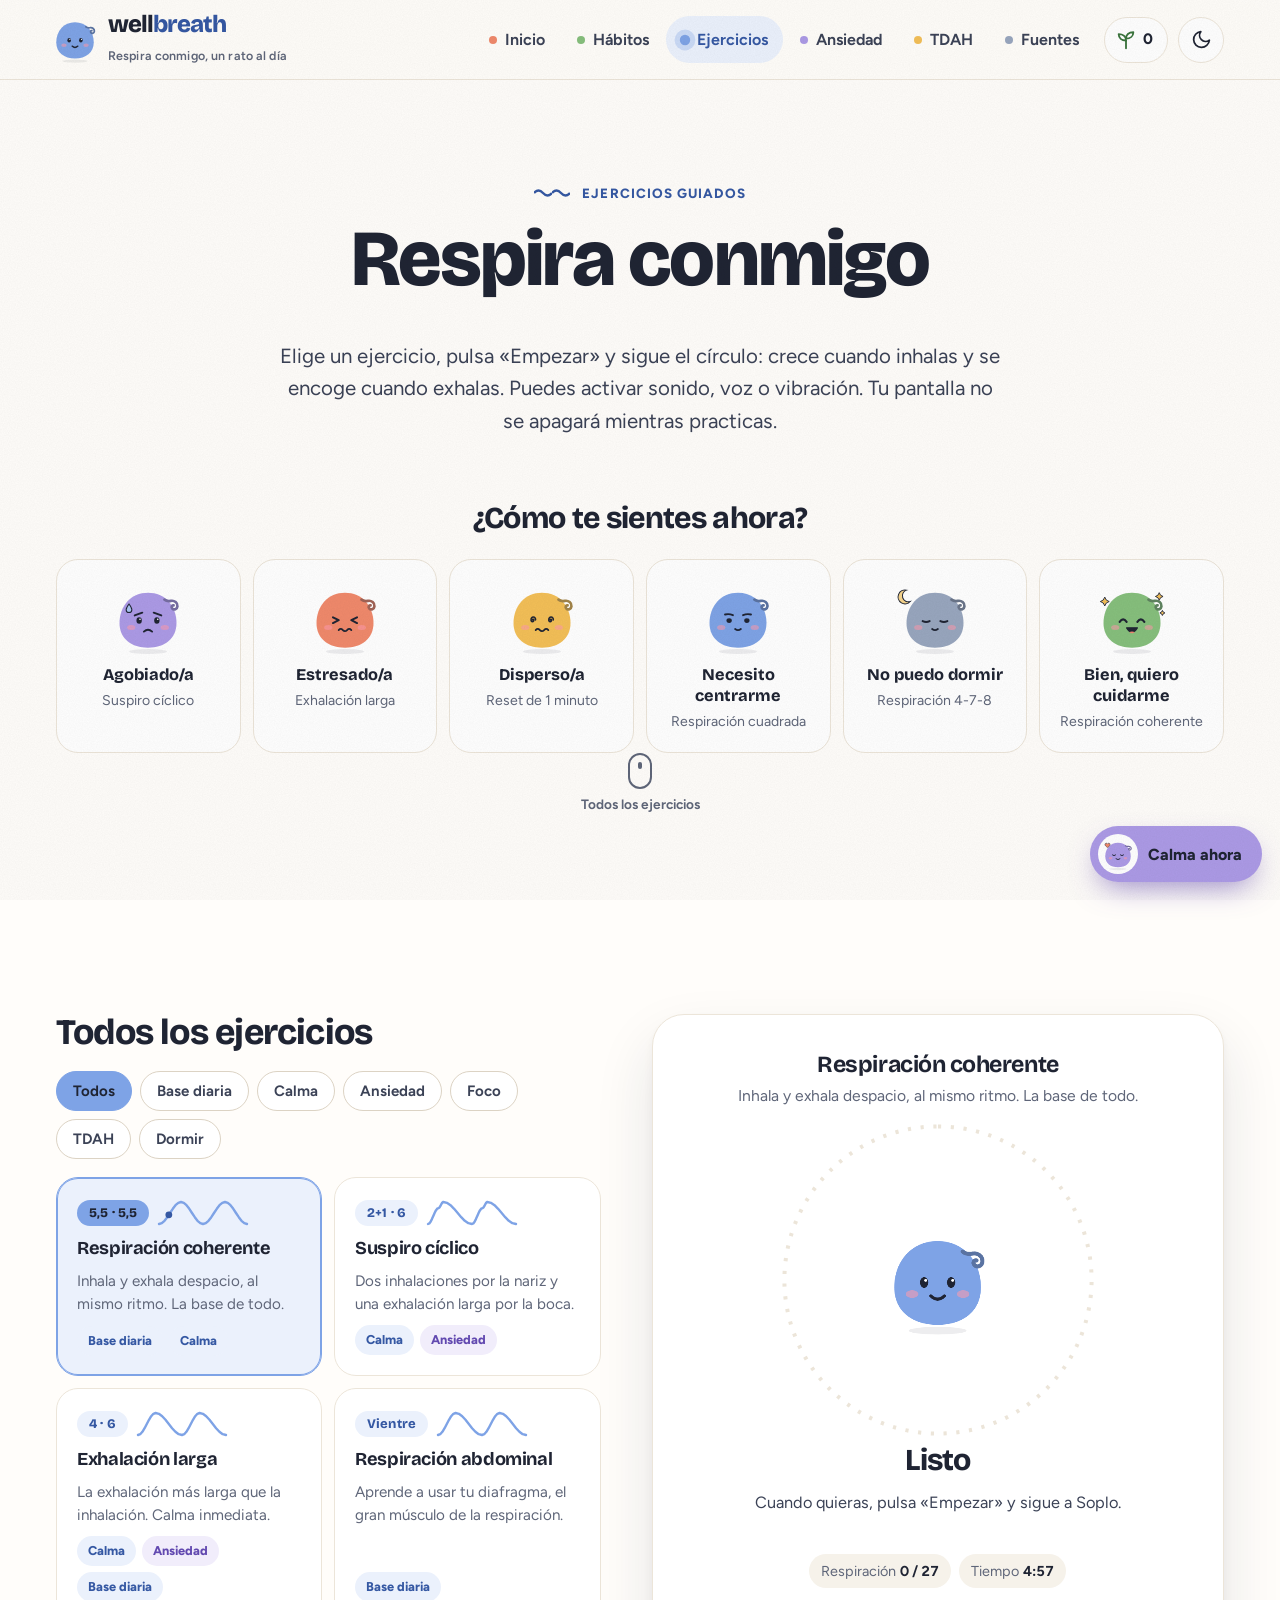
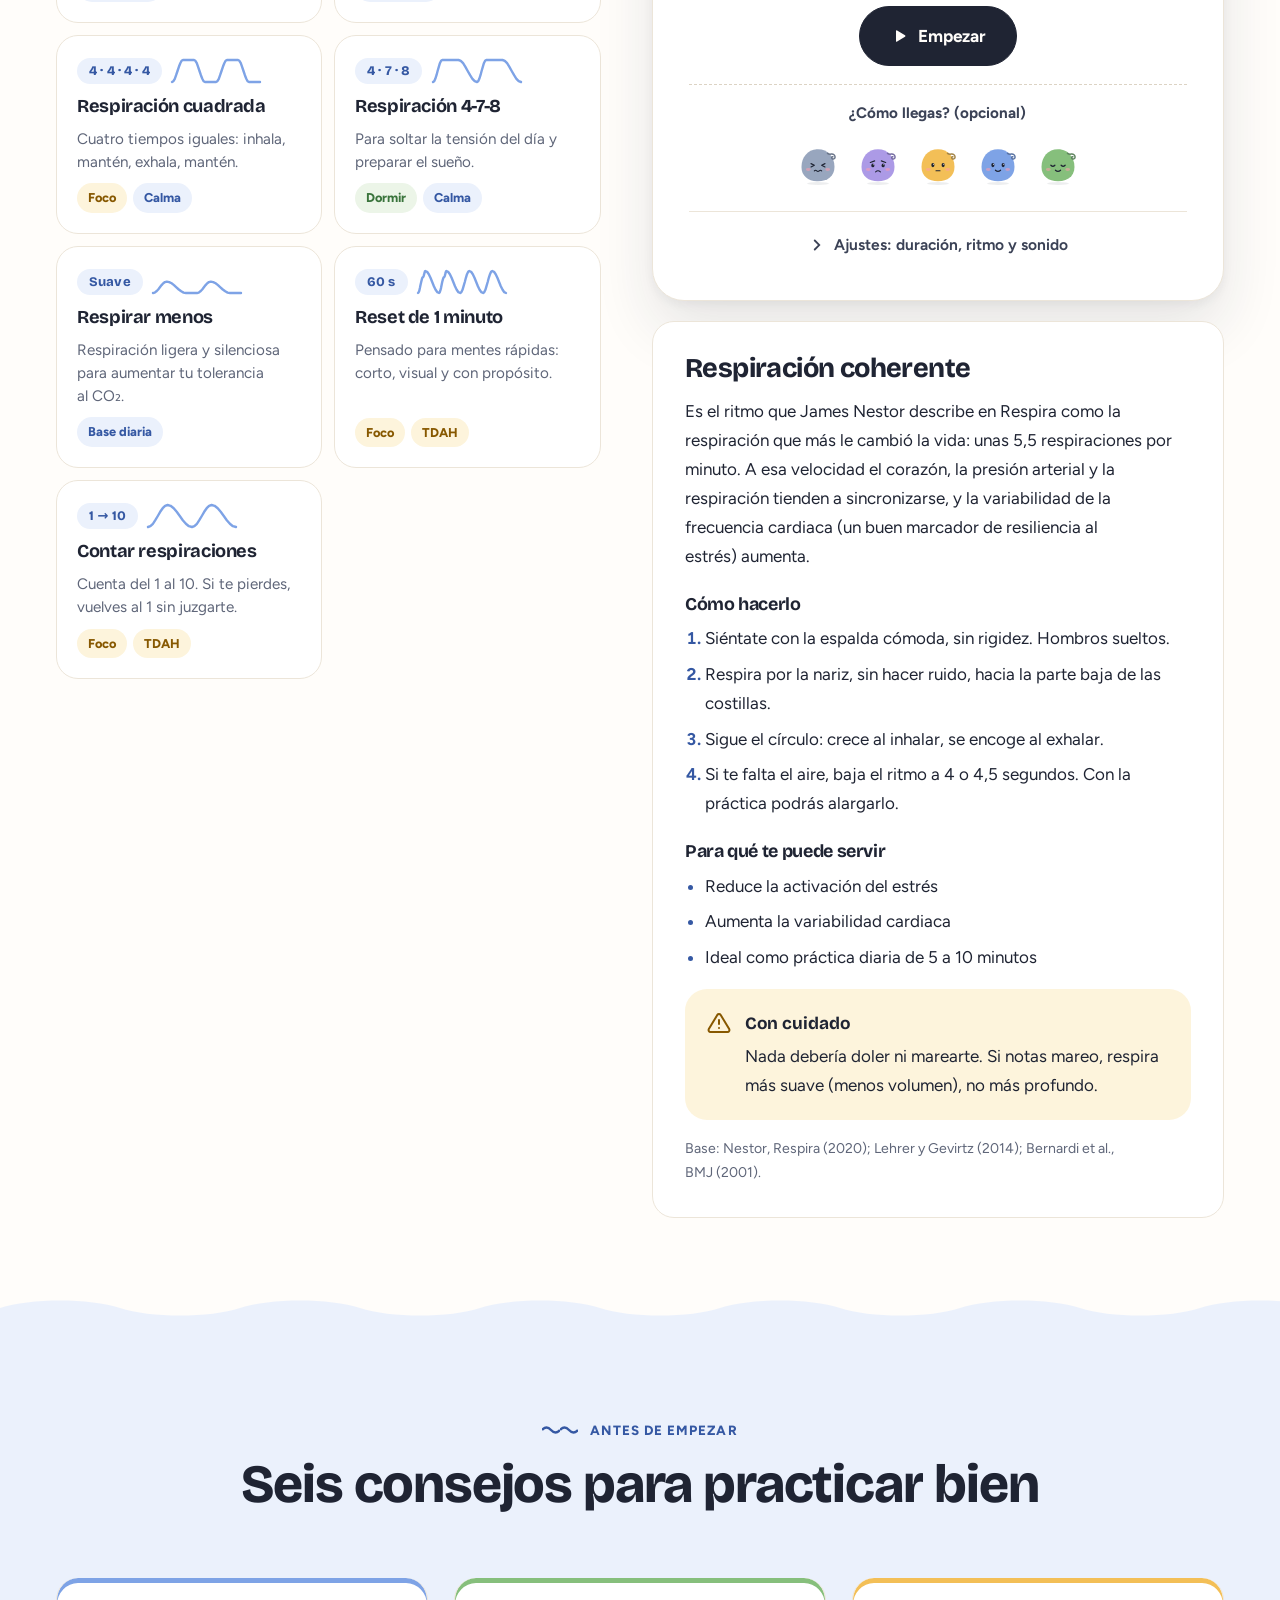
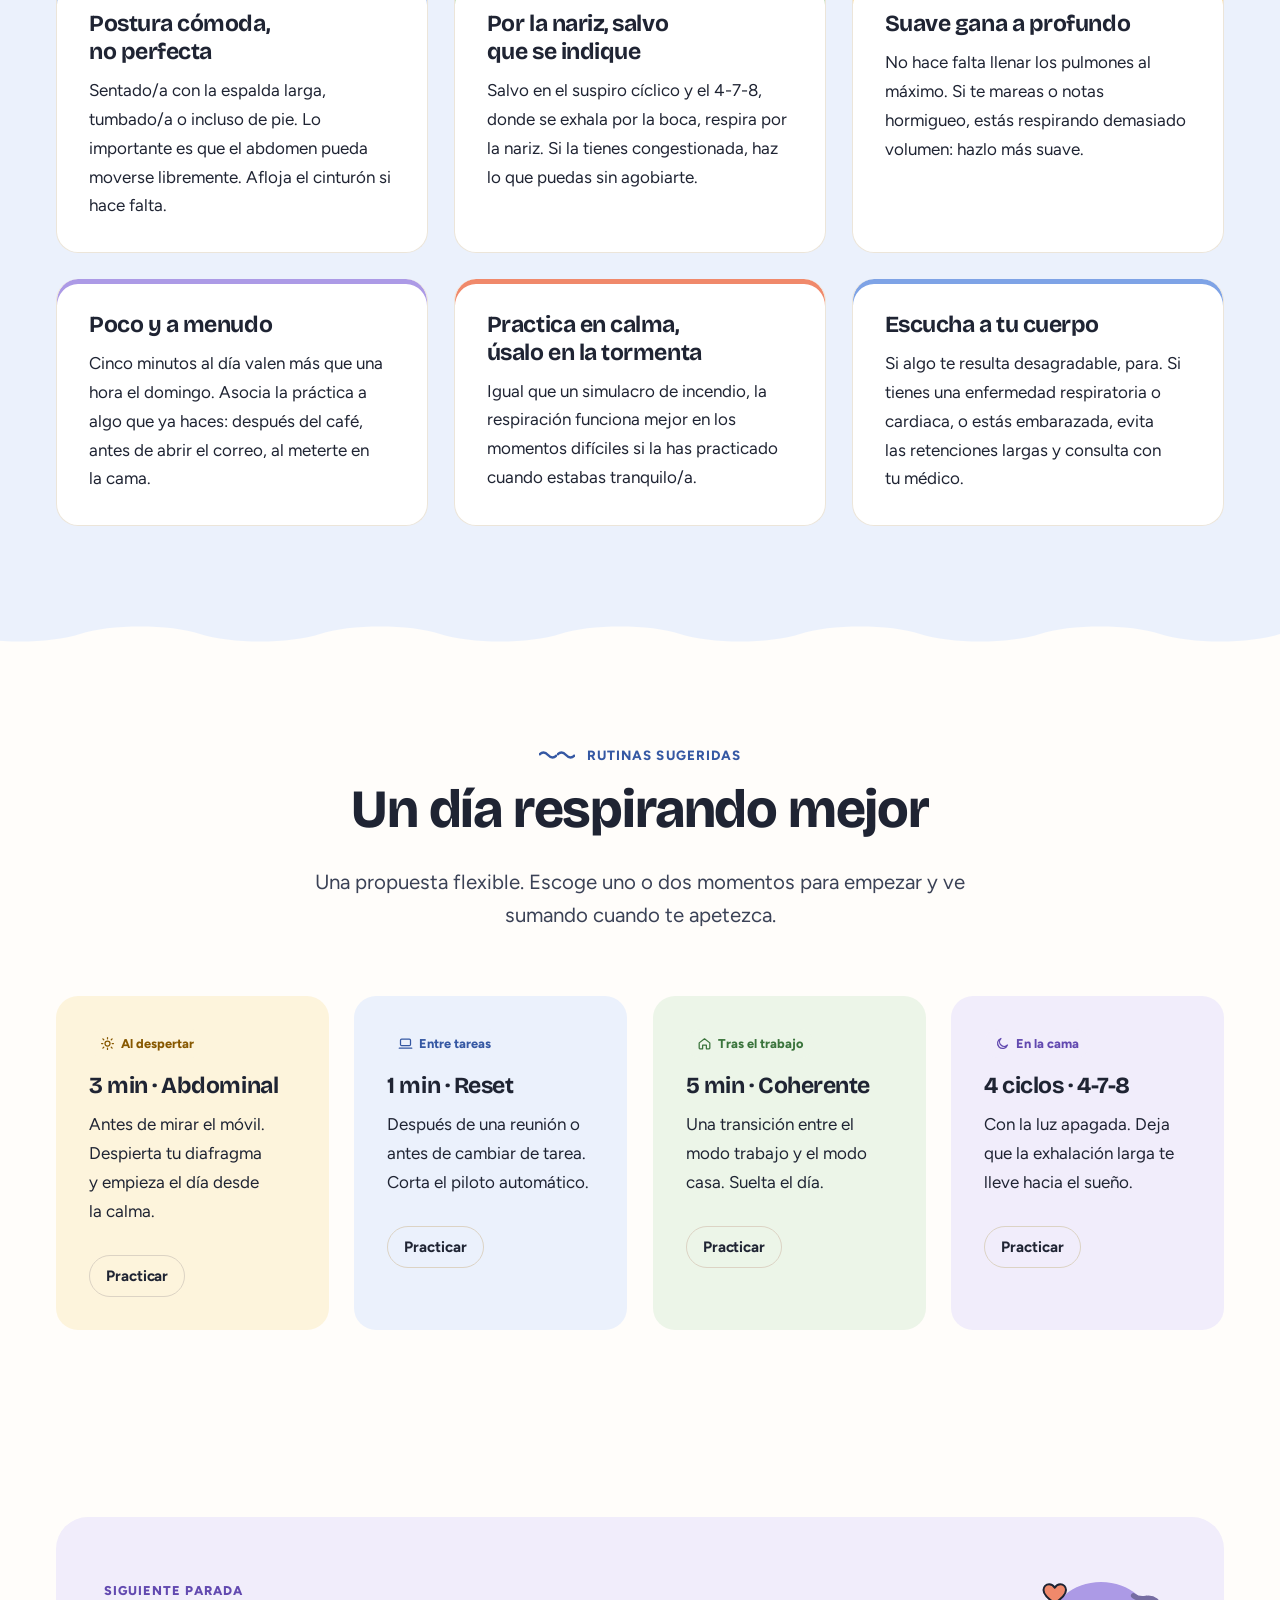
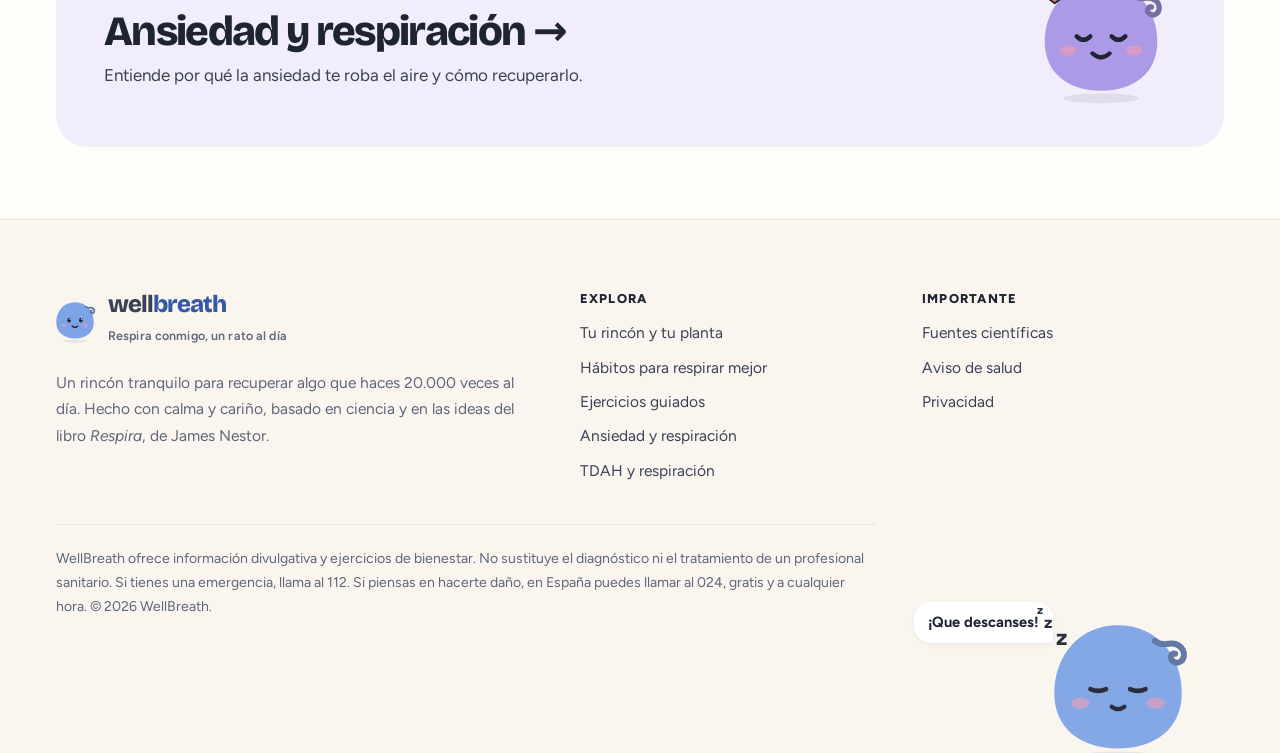
<file: ejercicios.html>
<!doctype html>
<html lang="es">
<head>
  <meta charset="utf-8">
  <meta name="viewport" content="width=device-width, initial-scale=1, viewport-fit=cover">
  <meta name="theme-color" content="#fffdfa">
  <link rel="icon" href="img/favicon.svg" type="image/svg+xml">
  <link rel="manifest" href="manifest.webmanifest">
  <link rel="preload" href="fonts/BricolageGrotesque-normal-latin.woff2" as="font" type="font/woff2" crossorigin>
  <link rel="preload" href="fonts/Figtree-normal-latin.woff2" as="font" type="font/woff2" crossorigin>
  <link rel="stylesheet" href="css/fonts.css">
  <link rel="stylesheet" href="css/styles.css">
  <script>
    (function () {
      document.documentElement.classList.add('no-js');
      try { var t = localStorage.getItem('wb-theme'); if (t) document.documentElement.dataset.theme = t; } catch (e) {}
    })();
  </script>
  <title>Ejercicios de respiración guiados · WellBreath</title>
  <meta name="description" content="Nueve ejercicios de respiración interactivos con guía visual, sonido y voz: respiración coherente, suspiro cíclico, cuadrada, 4-7-8, exhalación larga, abdominal y más.">
</head>
<body class="theme-sky">
  <svg width="0" height="0" style="position:absolute" aria-hidden="true" focusable="false"><symbol id="i-clock" viewBox="0 0 24 24"><circle cx="12" cy="12" r="9"/><path d="M12 7v5l3 2"/></symbol><symbol id="i-nose" viewBox="0 0 24 24"><path d="M13.5 3c-.4 4.2-3.2 7.6-5.3 10.6-.9 1.3-.2 3 1.3 3.3l3.8.8"/><path d="M10.4 20c1.2.7 2.8.6 3.9-.4"/><path d="M15.8 9.5c1.6 1.2 2.6 3 2.7 5"/></symbol><symbol id="i-pause" viewBox="0 0 24 24"><rect x="6" y="5" width="4" height="14" rx="1.5"/><rect x="14" y="5" width="4" height="14" rx="1.5"/></symbol><symbol id="i-walk" viewBox="0 0 24 24"><circle cx="13" cy="4.5" r="2"/><path d="M10 21l2.5-6.5 3 3V21M8 12.5l2.5-4.5 3.5 1 2 3.5 3 1"/><path d="M7 21l2.8-5.5"/></symbol><symbol id="i-coffee" viewBox="0 0 24 24"><path d="M4 9h12v4.5A5.5 5.5 0 0 1 10.5 19h-1A5.5 5.5 0 0 1 4 13.5Z"/><path d="M16 11h1.5a2.5 2.5 0 0 1 0 5H16M8 3.5c0 1 1 1.2 1 2.2S8 7 8 8M12 3.5c0 1 1 1.2 1 2.2S12 7 12 8"/></symbol><symbol id="i-moon" viewBox="0 0 24 24"><path d="M20 14.5A8.2 8.2 0 1 1 9.5 4a6.6 6.6 0 0 0 10.5 10.5Z"/></symbol><symbol id="i-chat" viewBox="0 0 24 24"><path d="M21 12a8.5 8.5 0 0 1-12.3 7.6L4 20.5l1.2-4.4A8.5 8.5 0 1 1 21 12Z"/><path d="M8.5 12h.01M12 12h.01M15.5 12h.01"/></symbol><symbol id="i-eye" viewBox="0 0 24 24"><path d="M2.5 12S6 5.5 12 5.5 21.5 12 21.5 12 18 18.5 12 18.5 2.5 12 2.5 12Z"/><circle cx="12" cy="12" r="3"/></symbol><symbol id="i-hand" viewBox="0 0 24 24"><path d="M8 11V5.5a1.5 1.5 0 0 1 3 0V10m0-.5V4a1.5 1.5 0 0 1 3 0v6m0-.5V5.5a1.5 1.5 0 0 1 3 0V11m0-1V8.5a1.5 1.5 0 0 1 3 0V14a7 7 0 0 1-7 7h-1.2a6 6 0 0 1-4.9-2.6L4 15a1.5 1.5 0 0 1 2.4-1.8L8 15"/></symbol><symbol id="i-repeat" viewBox="0 0 24 24"><path d="M17 2.5l3 3-3 3"/><path d="M4 11.5V10a4.5 4.5 0 0 1 4.5-4.5H20M7 21.5l-3-3 3-3"/><path d="M20 12.5V14a4.5 4.5 0 0 1-4.5 4.5H4"/></symbol><symbol id="i-sparkle" viewBox="0 0 24 24"><path d="M11 3l1.9 5.6L18.5 10.5l-5.6 1.9L11 18l-1.9-5.6L3.5 10.5l5.6-1.9Z"/><path d="M18.5 15.5l.8 2.2 2.2.8-2.2.8-.8 2.2-.8-2.2-2.2-.8 2.2-.8Z"/></symbol><symbol id="i-clip" viewBox="0 0 24 24"><path d="M20.5 11.5l-8.2 8.2a5 5 0 0 1-7.1-7.1l8.6-8.6a3.4 3.4 0 0 1 4.8 4.8l-8.4 8.4a1.8 1.8 0 0 1-2.6-2.6L15 7.2"/></symbol><symbol id="i-light" viewBox="0 0 24 24"><rect x="7" y="2.5" width="10" height="19" rx="3.5"/><circle cx="12" cy="7.5" r="1.6"/><circle cx="12" cy="12" r="1.6"/><circle cx="12" cy="16.5" r="1.6"/></symbol><symbol id="i-phone" viewBox="0 0 24 24"><rect x="6.5" y="2.5" width="11" height="19" rx="2.8"/><path d="M11 18.2h2"/></symbol><symbol id="i-sun" viewBox="0 0 24 24"><circle cx="12" cy="12" r="4"/><path d="M12 2.5v2M12 19.5v2M4.6 4.6 6 6M18 18l1.4 1.4M2.5 12h2M19.5 12h2M4.6 19.4 6 18M18 6l1.4-1.4"/></symbol><symbol id="i-laptop" viewBox="0 0 24 24"><rect x="4" y="5" width="16" height="10.5" rx="1.8"/><path d="M2 19.5h20"/></symbol><symbol id="i-home" viewBox="0 0 24 24"><path d="M3.5 11 12 4.5l8.5 6.5v8.2a1.3 1.3 0 0 1-1.3 1.3H15v-6H9v6H4.8a1.3 1.3 0 0 1-1.3-1.3Z"/></symbol><symbol id="i-sprout" viewBox="0 0 24 24"><path d="M12 21v-8.5"/><path d="M12 12.5C12 8 8.6 5.5 4 5.5c0 4.3 3.3 7 8 7Z"/><path d="M12 10.5c0-4 3-7 8-7 0 4.3-3.2 7-8 7Z"/></symbol><symbol id="i-heart" viewBox="0 0 24 24"><path d="M12 20s-7.2-4.5-9.1-9C1.5 7.7 3.6 4.5 7 4.5c2 0 3.6 1.2 5 3 1.4-1.8 3-3 5-3 3.4 0 5.5 3.2 4.1 6.5C19.2 15.5 12 20 12 20Z"/></symbol><symbol id="i-wind" viewBox="0 0 24 24"><path d="M3 8.5h11a3 3 0 1 0-3-3M3 12.5h15a3 3 0 1 1-3 3M3 16.5h7"/></symbol><symbol id="i-snail" viewBox="0 0 24 24"><path d="M3 18.5h12.5a5.5 5.5 0 1 0-5.5-5.5 2.8 2.8 0 0 0 5.6 0"/><path d="M3 18.5c.2-2 1.2-3.3 2.6-3.8M18.6 9.6l1.6-3.6M16.4 8.6l-.4-3.8"/></symbol><symbol id="i-feather" viewBox="0 0 24 24"><path d="M20.5 3.5C13 3.5 7.5 8 7 15l-3 5.5"/><path d="M7.4 14.5c3.6.2 8-1.4 10-6M11 10.5h6.2"/></symbol><symbol id="i-apple" viewBox="0 0 24 24"><path d="M12 7.5c-1-1.6-2.8-2.4-4.8-1.8C4 6.7 3.8 10.6 4.8 13.6c1 3.2 3 6.9 5.2 6.9 1 0 1.3-.5 2-.5s1 .5 2 .5c2.2 0 4.2-3.7 5.2-6.9 1-3 .8-6.9-2.4-7.9-2-.6-3.8.2-4.8 1.8Z"/><path d="M12 7.5c0-2 .9-3.6 2.8-4.3"/></symbol><symbol id="i-book" viewBox="0 0 24 24"><path d="M4.5 5.5A2.5 2.5 0 0 1 7 3h12.5v15.5H7a2.5 2.5 0 0 0-2.5 2.5Z"/><path d="M4.5 21A2.5 2.5 0 0 1 7 18.5h12.5"/></symbol><symbol id="i-shield" viewBox="0 0 24 24"><path d="M12 3l8 3v6c0 4.8-3.4 8-8 9-4.6-1-8-4.2-8-9V6Z"/><path d="M8.8 12l2.2 2.2 4.4-4.4"/></symbol><symbol id="i-lock" viewBox="0 0 24 24"><rect x="5" y="10.5" width="14" height="10.5" rx="2.4"/><path d="M8 10.5V8a4 4 0 0 1 8 0v2.5"/></symbol><symbol id="i-arrow" viewBox="0 0 24 24"><path d="M5 12h14M13 6l6 6-6 6"/></symbol><symbol id="i-check" viewBox="0 0 24 24"><path d="M5 12.5l4.5 4.5L19 7.5"/></symbol><symbol id="i-bulb" viewBox="0 0 24 24"><path d="M9 18h6M10 21h4M12 3a6 6 0 0 0-4 10.5c.8.8 1 1.6 1 2.5h6c0-.9.2-1.7 1-2.5A6 6 0 0 0 12 3Z"/></symbol><symbol id="i-zap" viewBox="0 0 24 24"><path d="M13 2.5 4.5 14h7l-1 7.5L19 10h-7l1-7.5Z"/></symbol><symbol id="i-target" viewBox="0 0 24 24"><circle cx="12" cy="12" r="9"/><circle cx="12" cy="12" r="5"/><circle cx="12" cy="12" r="1.2"/></symbol><symbol id="i-lungs" viewBox="0 0 24 24"><path d="M12 3.5V12m0 0c-1 1-2.7 1.4-4 1m4-1c1 1 2.7 1.4 4 1"/><path d="M8.5 7C5.4 7 3.5 11 3.5 15c0 3 1.2 5 3.2 5 2.6 0 3.8-2 3.8-5V9"/><path d="M15.5 7c3.1 0 5 4 5 8 0 3-1.2 5-3.2 5-2.6 0-3.8-2-3.8-5V9"/></symbol><symbol id="i-calendar" viewBox="0 0 24 24"><rect x="3.5" y="5" width="17" height="15.5" rx="2.5"/><path d="M3.5 10h17M8 3v4M16 3v4"/></symbol><symbol id="i-smile" viewBox="0 0 24 24"><circle cx="12" cy="12" r="9"/><path d="M8.5 14.5c1 1.2 2.2 1.8 3.5 1.8s2.5-.6 3.5-1.8M9 9.5h.01M15 9.5h.01"/></symbol><symbol id="i-pot" viewBox="0 0 24 24"><path d="M6 12h12l-1.5 8.5H7.5Z"/><path d="M5 9.5h14V12H5zM12 9.5V6m0 0c0-2-1.6-3.2-3.5-3.2 0 1.9 1.5 3.2 3.5 3.2Zm0 0c0-2 1.6-3.2 3.5-3.2 0 1.9-1.5 3.2-3.5 3.2Z"/></symbol></svg>
  <a class="skip-link" href="#main">Saltar al contenido</a>
  <header class="site-header">
    <div class="container header-inner">
      <a class="brand" href="index.html" aria-label="WellBreath, inicio">
        <span class="brand-mark" data-track-eyes><svg class="soplo" viewBox="0 0 120 120" aria-hidden="true" focusable="false"><g class="soplo-figure"><ellipse class="soplo-shadow" cx="60" cy="113" rx="30" ry="4"/><circle class="soplo-ball" cx="60" cy="64" r="44"/><path class="soplo-body" d="M60 20C87 20 105 41 105 68C105 93 86 107 60 107C34 107 15 93 15 68C15 41 33 20 60 20Z"/><path class="soplo-wisp" d="M96 33c6-1 11 3 10.5 8.5c-.4 4.6-5.6 6.4-8.4 3.2c-1.9-2.2-.2-5.3 2.3-4.6M96 33c-4 .7-7.5 0-10-2"/><g class="soplo-face"><g class="cheeks" fill="#ff9aad"><ellipse cx="33.5" cy="75" rx="6.5" ry="4"/><ellipse cx="86.5" cy="75" rx="6.5" ry="4"/></g><g class="soplo-eyes"><g class="e-open"><ellipse cx="46" cy="63" rx="4.3" ry="5.6" fill="#1f2433"/><ellipse cx="74" cy="63" rx="4.3" ry="5.6" fill="#1f2433"/><circle cx="47.6" cy="60.8" r="1.4" fill="#fff"/><circle cx="75.6" cy="60.8" r="1.4" fill="#fff"/></g></g><path class="m-smile" d="M53 77Q60 83.5 67 77" fill="none" stroke="#1f2433" stroke-width="3.2" stroke-linecap="round"/></g></g></svg></span>
        <span><span class="brand-name">well<span>breath</span></span><span class="brand-tag">Respira conmigo, un rato al día</span></span>
      </a>
      <nav class="main-nav" id="main-nav" aria-label="Principal">
        <ul>
          <li><a class="c-coral" href="index.html"><span class="nav-dot" aria-hidden="true"></span><span class="nav-soplo" data-soplo="hello" data-color="coral" aria-hidden="true"></span>Inicio</a></li>
          <li><a class="c-leaf" href="habitos.html"><span class="nav-dot" aria-hidden="true"></span><span class="nav-soplo" data-soplo="calm" data-color="leaf" data-acc="sprout" aria-hidden="true"></span>Hábitos</a></li>
          <li><a class="c-sky" href="ejercicios.html" aria-current="page"><span class="nav-dot" aria-hidden="true"></span><span class="nav-soplo" data-soplo="blow" data-color="sky" aria-hidden="true"></span>Ejercicios</a></li>
          <li><a class="c-lilac" href="ansiedad.html"><span class="nav-dot" aria-hidden="true"></span><span class="nav-soplo" data-soplo="calm" data-color="lilac" data-acc="heart" aria-hidden="true"></span>Ansiedad</a></li>
          <li><a class="c-honey" href="tdah.html"><span class="nav-dot" aria-hidden="true"></span><span class="nav-soplo" data-soplo="focused" data-color="honey" data-acc="spark" aria-hidden="true"></span>TDAH</a></li>
          <li><a class="c-slate" href="fuentes.html"><span class="nav-dot" aria-hidden="true"></span><span class="nav-soplo" data-soplo="calm" data-color="slate" data-acc="glasses" aria-hidden="true"></span>Fuentes</a></li>
        </ul>
      </nav>
      <a class="nook-pill" href="index.html#rincon" aria-label="Tu rincón: tu planta y tu racha de días">
        <svg class="ico" aria-hidden="true"><use href="#i-sprout"/></svg><span data-streak>0</span>
      </a>
      <button type="button" class="icon-btn theme-toggle" aria-label="Cambiar tema claro u oscuro">
        <svg class="icon-moon" viewBox="0 0 24 24" fill="none" stroke="currentColor" stroke-width="2" stroke-linecap="round" stroke-linejoin="round" aria-hidden="true"><path d="M21 12.8A9 9 0 1 1 11.2 3a7 7 0 0 0 9.8 9.8Z"/></svg>
        <svg class="icon-sun" viewBox="0 0 24 24" fill="none" stroke="currentColor" stroke-width="2" stroke-linecap="round" aria-hidden="true"><circle cx="12" cy="12" r="4.5"/><path d="M12 2v2m0 16v2M4.9 4.9l1.4 1.4m11.4 11.4 1.4 1.4M2 12h2m16 0h2M4.9 19.1l1.4-1.4M17.7 6.3l1.4-1.4"/></svg>
      </button>
      <button type="button" class="icon-btn nav-toggle" aria-controls="main-nav" aria-expanded="false" aria-label="Abrir menú">
        <span class="bars" aria-hidden="true"><span></span><span></span><span></span></span>
      </button>
    </div>
    <span class="scroll-progress" aria-hidden="true"></span>
  </header>

  <main id="main">
    <!-- Intro + estado de ánimo -->
    <section class="screen tint">
      <div class="bubbles" data-bubbles="8" aria-hidden="true"></div>
      <div class="container">
        <div class="section-head stagger">
          <span class="kicker">Ejercicios guiados</span>
          <h1>Respira conmigo</h1>
          <p class="lead">Elige un ejercicio, pulsa «Empezar» y sigue el círculo: crece cuando inhalas y se encoge cuando exhalas. Puedes activar sonido, voz o vibración. Tu pantalla no se apagará mientras practicas.</p>
        </div>
        <h2 class="center reveal" style="font-size:clamp(1.4rem,2.4vw,1.9rem)">¿Cómo te sientes ahora?</h2>
        <div class="mood-grid mt-2 stagger">
          <button type="button" class="mood-btn c-lilac" data-mood-exercise="suspiro"><span class="mood-soplo" data-soplo="worried" data-color="lilac" data-acc="sweat" aria-hidden="true"></span><b>Agobiado/a</b><span>Suspiro cíclico</span></button>
          <button type="button" class="mood-btn c-coral" data-mood-exercise="exhalacion"><span class="mood-soplo" data-soplo="stressed" data-color="coral" aria-hidden="true"></span><b>Estresado/a</b><span>Exhalación larga</span></button>
          <button type="button" class="mood-btn c-honey" data-mood-exercise="reset"><span class="mood-soplo" data-soplo="dizzy" data-color="honey" aria-hidden="true"></span><b>Disperso/a</b><span>Reset de 1 minuto</span></button>
          <button type="button" class="mood-btn c-sky" data-mood-exercise="cuadrada"><span class="mood-soplo" data-soplo="focused" data-color="sky" aria-hidden="true"></span><b>Necesito centrarme</b><span>Respiración cuadrada</span></button>
          <button type="button" class="mood-btn c-slate" data-mood-exercise="478"><span class="mood-soplo" data-soplo="sleepy" data-color="slate" data-acc="moon" aria-hidden="true"></span><b>No puedo dormir</b><span>Respiración 4-7-8</span></button>
          <button type="button" class="mood-btn c-leaf" data-mood-exercise="coherente"><span class="mood-soplo" data-soplo="happy" data-color="leaf" data-acc="sparkles" aria-hidden="true"></span><b>Bien, quiero cuidarme</b><span>Respiración coherente</span></button>
        </div>
      </div>
      <a class="scroll-cue" href="#biblioteca"><span class="mouse" aria-hidden="true"></span>Todos los ejercicios</a>
    </section>

    <!-- Biblioteca + reproductor -->
    <section class="screen" id="biblioteca">
      <div class="container lib-layout">
        <div>
          <h2 style="font-size:clamp(1.7rem,2.8vw,2.3rem)">Todos los ejercicios</h2>
          <div class="chips lib-filters" id="exercise-filters" role="group" aria-label="Filtrar ejercicios por categoría"></div>
          <div class="lib-list" id="exercise-list"></div>
        </div>
        <div class="lib-player">
          <div id="main-player" data-breath-player="coherente" data-show-title></div>
          <div class="card ex-details" id="exercise-details" aria-live="polite"></div>
        </div>
      </div>
    </section>

    <!-- Consejos -->
    <section class="screen alt">
      <div class="container">
        <div class="section-head reveal">
          <span class="kicker">Antes de empezar</span>
          <h2 data-split>Seis consejos para practicar bien</h2>
        </div>
        <div class="grid grid-3 stagger">
          <div class="card lift top-bar c-sky">
            <h3>Postura cómoda, no perfecta</h3>
            <p>Sentado/a con la espalda larga, tumbado/a o incluso de pie. Lo importante es que el abdomen pueda moverse libremente. Afloja el cinturón si hace falta.</p>
          </div>
          <div class="card lift top-bar c-leaf">
            <h3>Por la nariz, salvo que se indique</h3>
            <p>Salvo en el suspiro cíclico y el 4-7-8, donde se exhala por la boca, respira por la nariz. Si la tienes congestionada, haz lo que puedas sin agobiarte.</p>
          </div>
          <div class="card lift top-bar c-honey">
            <h3>Suave gana a profundo</h3>
            <p>No hace falta llenar los pulmones al máximo. Si te mareas o notas hormigueo, estás respirando demasiado volumen: hazlo más suave.</p>
          </div>
          <div class="card lift top-bar c-lilac">
            <h3>Poco y a menudo</h3>
            <p>Cinco minutos al día valen más que una hora el domingo. Asocia la práctica a algo que ya haces: después del café, antes de abrir el correo, al meterte en la cama.</p>
          </div>
          <div class="card lift top-bar c-coral">
            <h3>Practica en calma, úsalo en la tormenta</h3>
            <p>Igual que un simulacro de incendio, la respiración funciona mejor en los momentos difíciles si la has practicado cuando estabas tranquilo/a.</p>
          </div>
          <div class="card lift top-bar c-sky">
            <h3>Escucha a tu cuerpo</h3>
            <p>Si algo te resulta desagradable, para. Si tienes una enfermedad respiratoria o cardiaca, o estás embarazada, evita las retenciones largas y consulta con tu médico.</p>
          </div>
        </div>
      </div>
    </section>

    <!-- Rutinas -->
    <section class="screen">
      <div class="container">
        <div class="section-head reveal">
          <span class="kicker">Rutinas sugeridas</span>
          <h2 data-split>Un día respirando mejor</h2>
          <p class="lead">Una propuesta flexible. Escoge uno o dos momentos para empezar y ve sumando cuando te apetezca.</p>
        </div>
        <div class="grid grid-4 stagger">
          <div class="card lift colored c-honey">
            <span class="tag focus"><svg class="ico" aria-hidden="true"><use href="#i-sun"/></svg>Al despertar</span>
            <h3 class="mt-1">3 min · Abdominal</h3>
            <p>Antes de mirar el móvil. Despierta tu diafragma y empieza el día desde la calma.</p>
            <a class="btn btn-sm btn-ghost mt-1" href="#abdominal">Practicar</a>
          </div>
          <div class="card lift colored c-sky">
            <span class="tag"><svg class="ico" aria-hidden="true"><use href="#i-laptop"/></svg>Entre tareas</span>
            <h3 class="mt-1">1 min · Reset</h3>
            <p>Después de una reunión o antes de cambiar de tarea. Corta el piloto automático.</p>
            <a class="btn btn-sm btn-ghost mt-1" href="#reset">Practicar</a>
          </div>
          <div class="card lift colored c-leaf">
            <span class="tag accent"><svg class="ico" aria-hidden="true"><use href="#i-home"/></svg>Tras el trabajo</span>
            <h3 class="mt-1">5 min · Coherente</h3>
            <p>Una transición entre el modo trabajo y el modo casa. Suelta el día.</p>
            <a class="btn btn-sm btn-ghost mt-1" href="#coherente">Practicar</a>
          </div>
          <div class="card lift colored c-lilac">
            <span class="tag calm"><svg class="ico" aria-hidden="true"><use href="#i-moon"/></svg>En la cama</span>
            <h3 class="mt-1">4 ciclos · 4-7-8</h3>
            <p>Con la luz apagada. Deja que la exhalación larga te lleve hacia el sueño.</p>
            <a class="btn btn-sm btn-ghost mt-1" href="#478">Practicar</a>
          </div>
        </div>
      </div>
    </section>
    <section class="section-tight">
      <div class="container">
        <a class="next-page c-lilac reveal" href="ansiedad.html">
          <div><span class="np-label">Siguiente parada</span><b>Ansiedad y respiración <span class="np-arrow">→</span></b><span class="np-text">Entiende por qué la ansiedad te roba el aire y cómo recuperarlo.</span></div>
          <div class="np-soplo" data-soplo="calm" data-color="lilac" data-acc="heart" aria-hidden="true"></div>
        </a>
      </div>
    </section>
  </main>

  <footer class="site-footer">
    <div class="container">
      <div class="footer-grid">
        <div>
          <a class="brand" href="index.html" aria-label="WellBreath, inicio">
            <span class="brand-mark"><svg class="soplo" viewBox="0 0 120 120" aria-hidden="true" focusable="false"><g class="soplo-figure"><ellipse class="soplo-shadow" cx="60" cy="113" rx="30" ry="4"/><circle class="soplo-ball" cx="60" cy="64" r="44"/><path class="soplo-body" d="M60 20C87 20 105 41 105 68C105 93 86 107 60 107C34 107 15 93 15 68C15 41 33 20 60 20Z"/><path class="soplo-wisp" d="M96 33c6-1 11 3 10.5 8.5c-.4 4.6-5.6 6.4-8.4 3.2c-1.9-2.2-.2-5.3 2.3-4.6M96 33c-4 .7-7.5 0-10-2"/><g class="soplo-face"><g class="cheeks" fill="#ff9aad"><ellipse cx="33.5" cy="75" rx="6.5" ry="4"/><ellipse cx="86.5" cy="75" rx="6.5" ry="4"/></g><g class="soplo-eyes"><g class="e-open"><ellipse cx="46" cy="63" rx="4.3" ry="5.6" fill="#1f2433"/><ellipse cx="74" cy="63" rx="4.3" ry="5.6" fill="#1f2433"/><circle cx="47.6" cy="60.8" r="1.4" fill="#fff"/><circle cx="75.6" cy="60.8" r="1.4" fill="#fff"/></g></g><path class="m-smile" d="M53 77Q60 83.5 67 77" fill="none" stroke="#1f2433" stroke-width="3.2" stroke-linecap="round"/></g></g></svg></span>
            <span><span class="brand-name">well<span>breath</span></span><span class="brand-tag">Respira conmigo, un rato al día</span></span>
          </a>
          <p class="mt-2">Un rincón tranquilo para recuperar algo que haces 20.000 veces al día. Hecho con calma y cariño, basado en ciencia y en las ideas del libro <em>Respira</em>, de James Nestor.</p>
        </div>
        <div>
          <h2>Explora</h2>
          <ul>
            <li><a href="index.html#rincon">Tu rincón y tu planta</a></li>
            <li><a href="habitos.html">Hábitos para respirar mejor</a></li>
            <li><a href="ejercicios.html">Ejercicios guiados</a></li>
            <li><a href="ansiedad.html">Ansiedad y respiración</a></li>
            <li><a href="tdah.html">TDAH y respiración</a></li>
          </ul>
        </div>
        <div>
          <h2>Importante</h2>
          <ul>
            <li><a href="fuentes.html">Fuentes científicas</a></li>
            <li><a href="fuentes.html#aviso">Aviso de salud</a></li>
            <li><a href="fuentes.html#privacidad">Privacidad</a></li>
          </ul>
        </div>
      </div>
      <p class="disclaimer">WellBreath ofrece información divulgativa y ejercicios de bienestar. No sustituye el diagnóstico ni el tratamiento de un profesional sanitario. Si tienes una emergencia, llama al 112. Si piensas en hacerte daño, en España puedes llamar al 024, gratis y a cualquier hora. © <span data-year>2026</span> WellBreath.</p>
    </div>
    <span class="footer-bye" data-bye aria-hidden="true">¡Hasta pronto!</span>
    <div class="footer-soplo" data-soplo="hello" data-soplo-time data-track-eyes aria-hidden="true"></div>
  </footer>

  <button type="button" class="sos-fab" data-open-sos aria-haspopup="dialog" aria-label="Calma ahora: respiración guiada de dos minutos">
    <span class="fab-soplo" data-soplo="calm" data-color="lilac" data-acc="heart" aria-hidden="true"></span><span class="fab-label">Calma ahora</span>
  </button>

  <script src="js/soplo.js" defer></script>
  <script src="js/exercises.js" defer></script>
  <script src="js/breath.js" defer></script>
  <script src="js/tools.js" defer></script>
  <script src="js/app.js" defer></script>
</body>
</html>
</file>
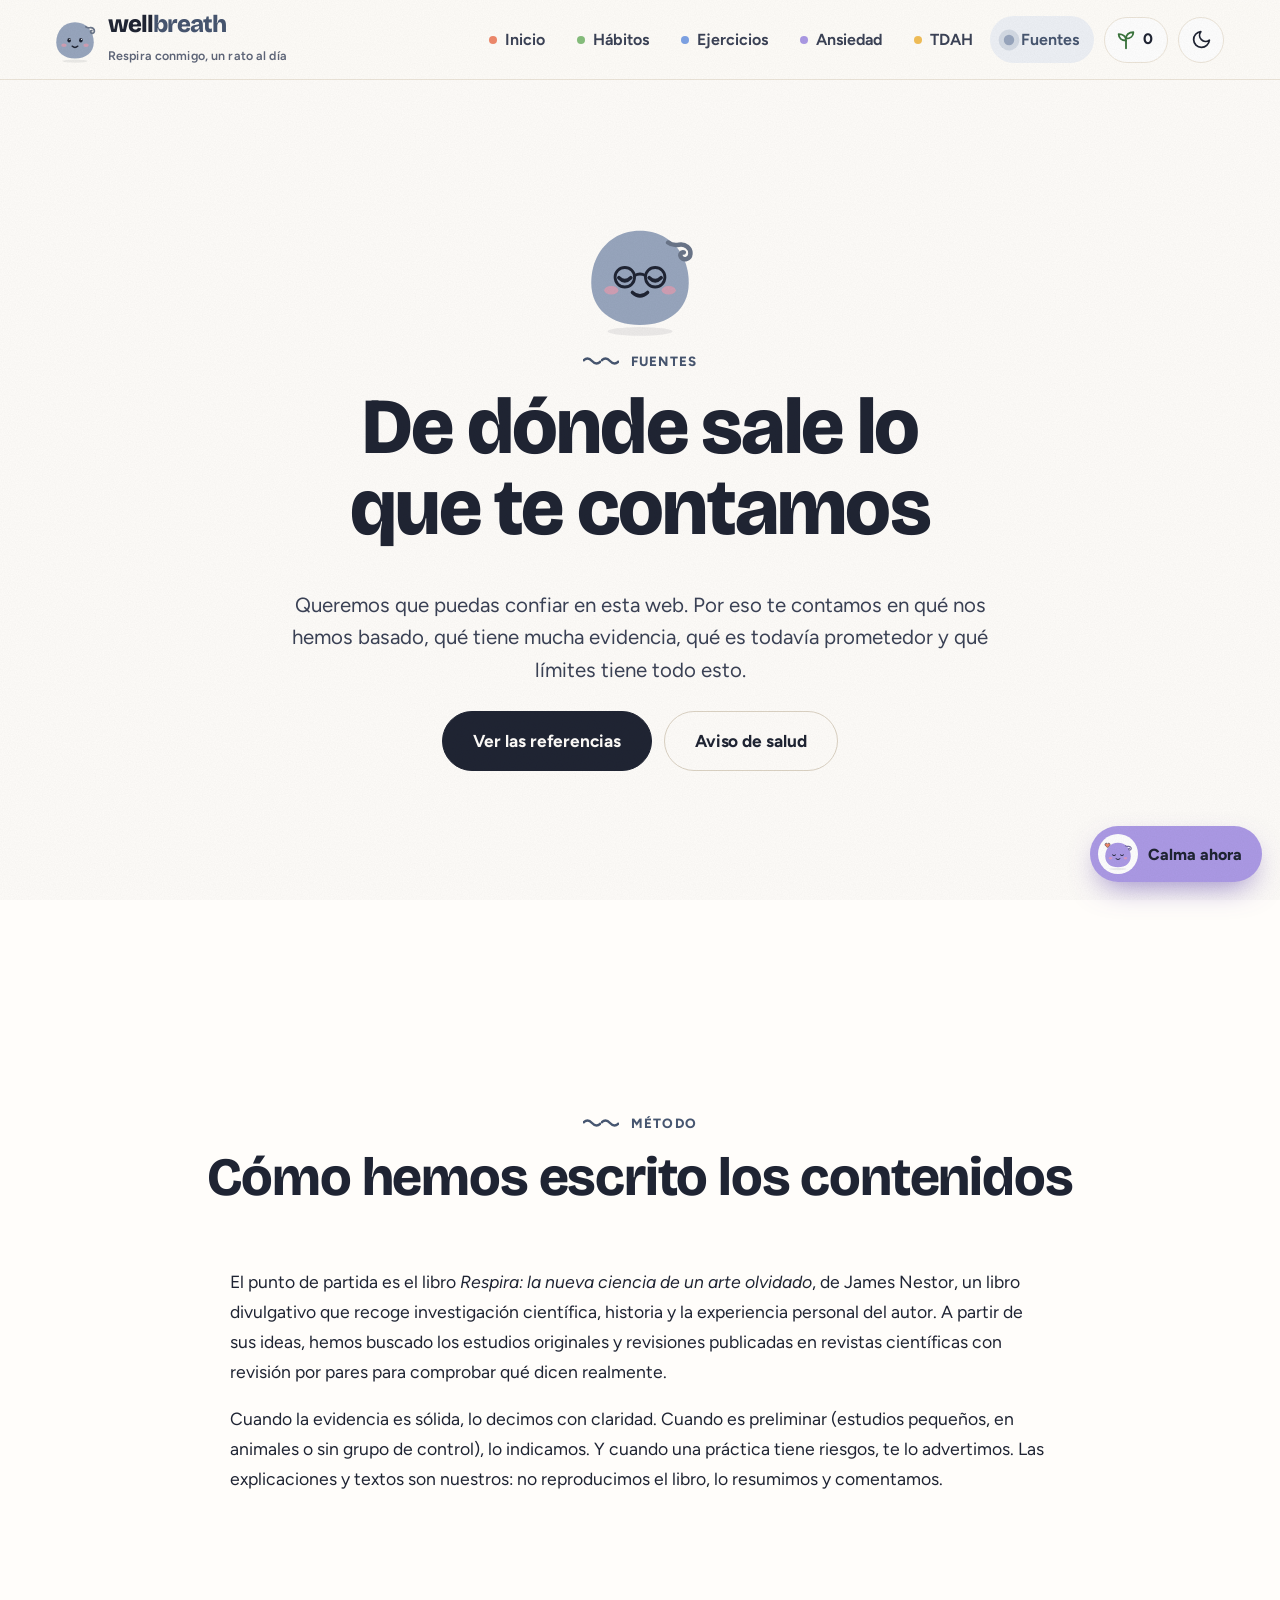
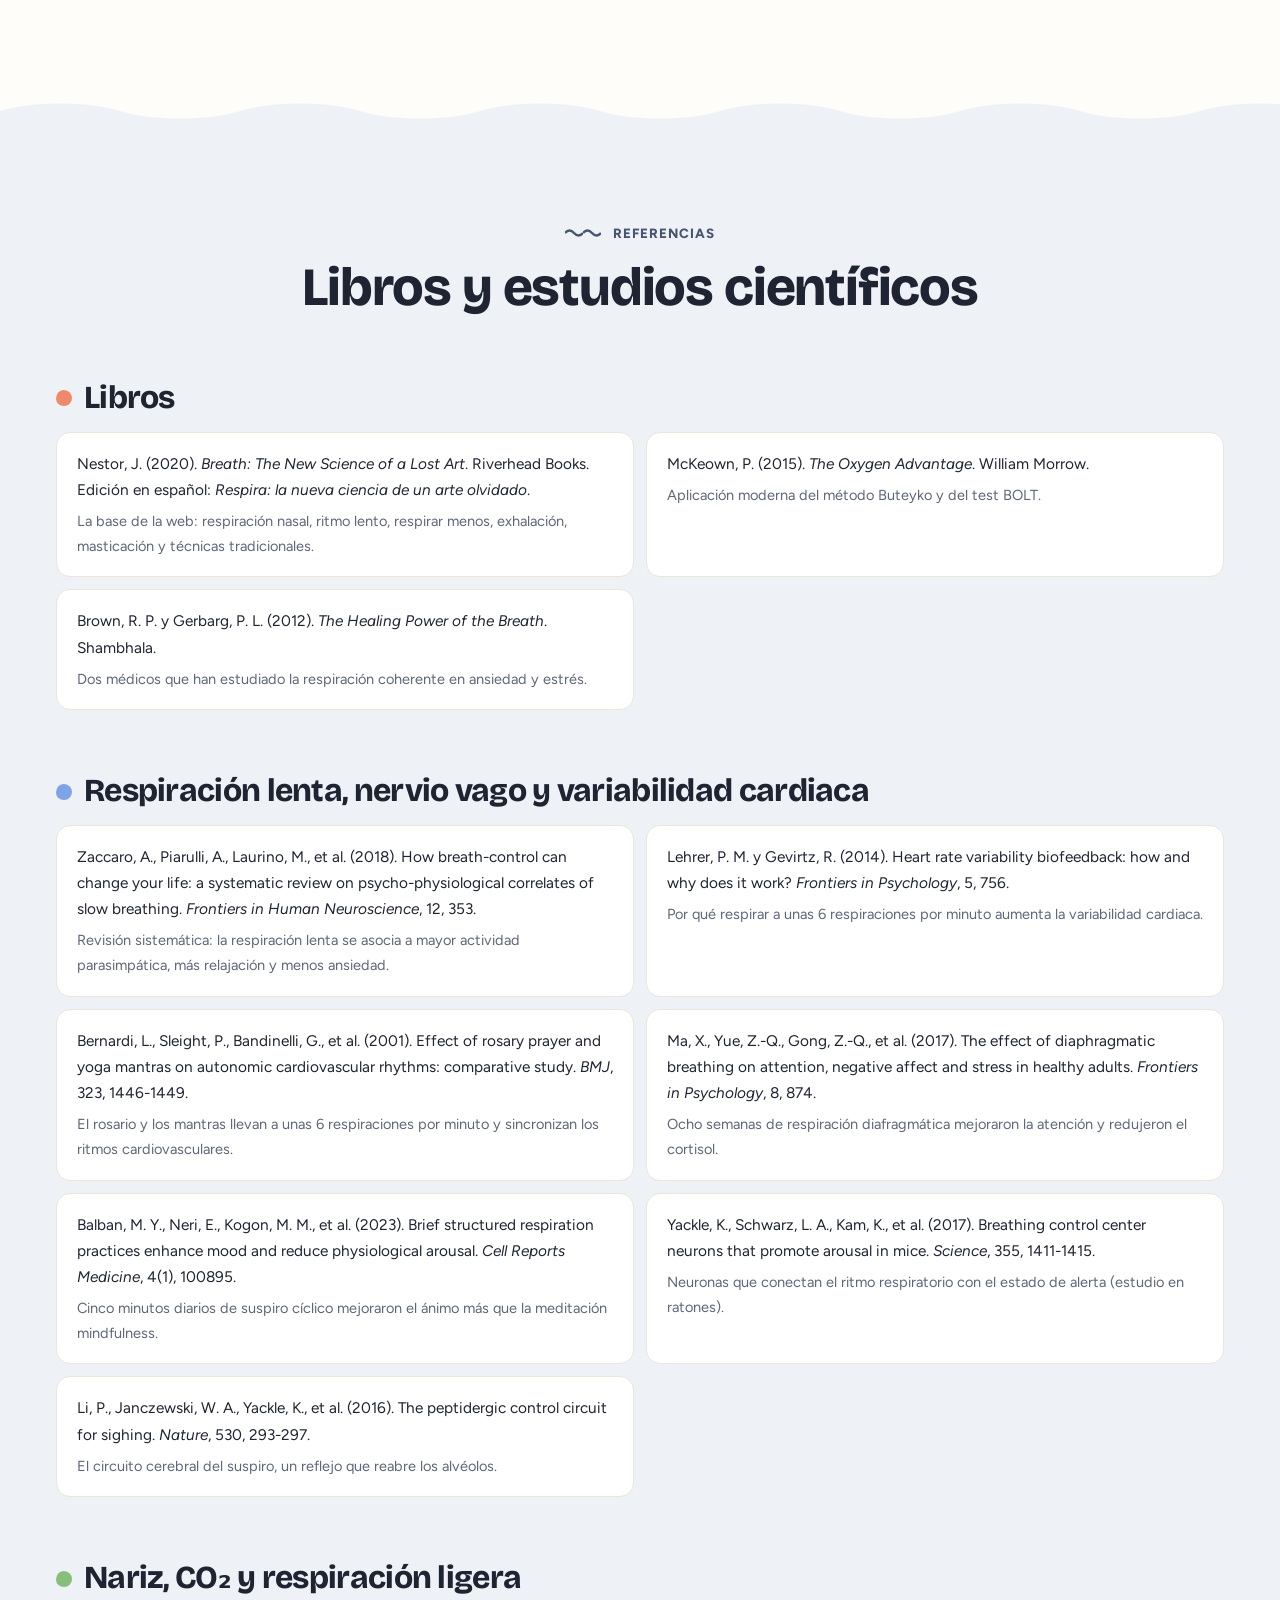
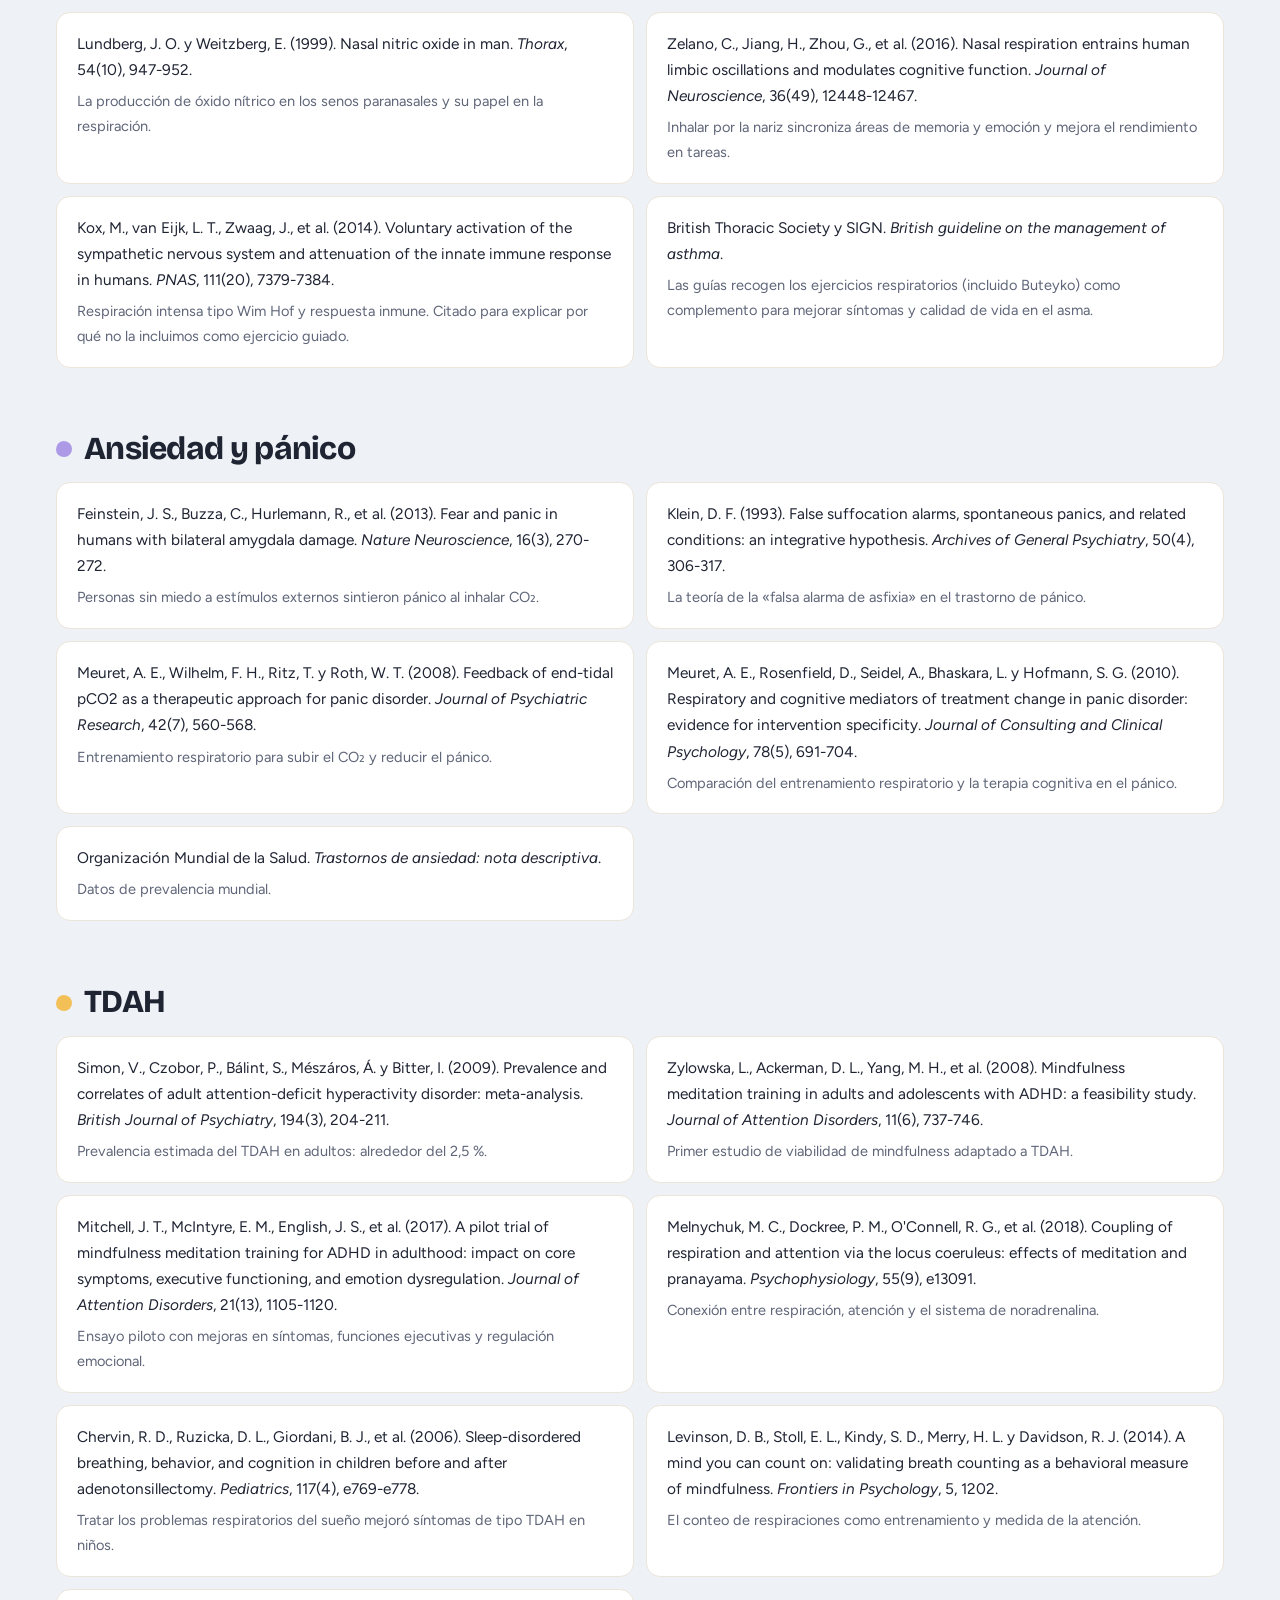
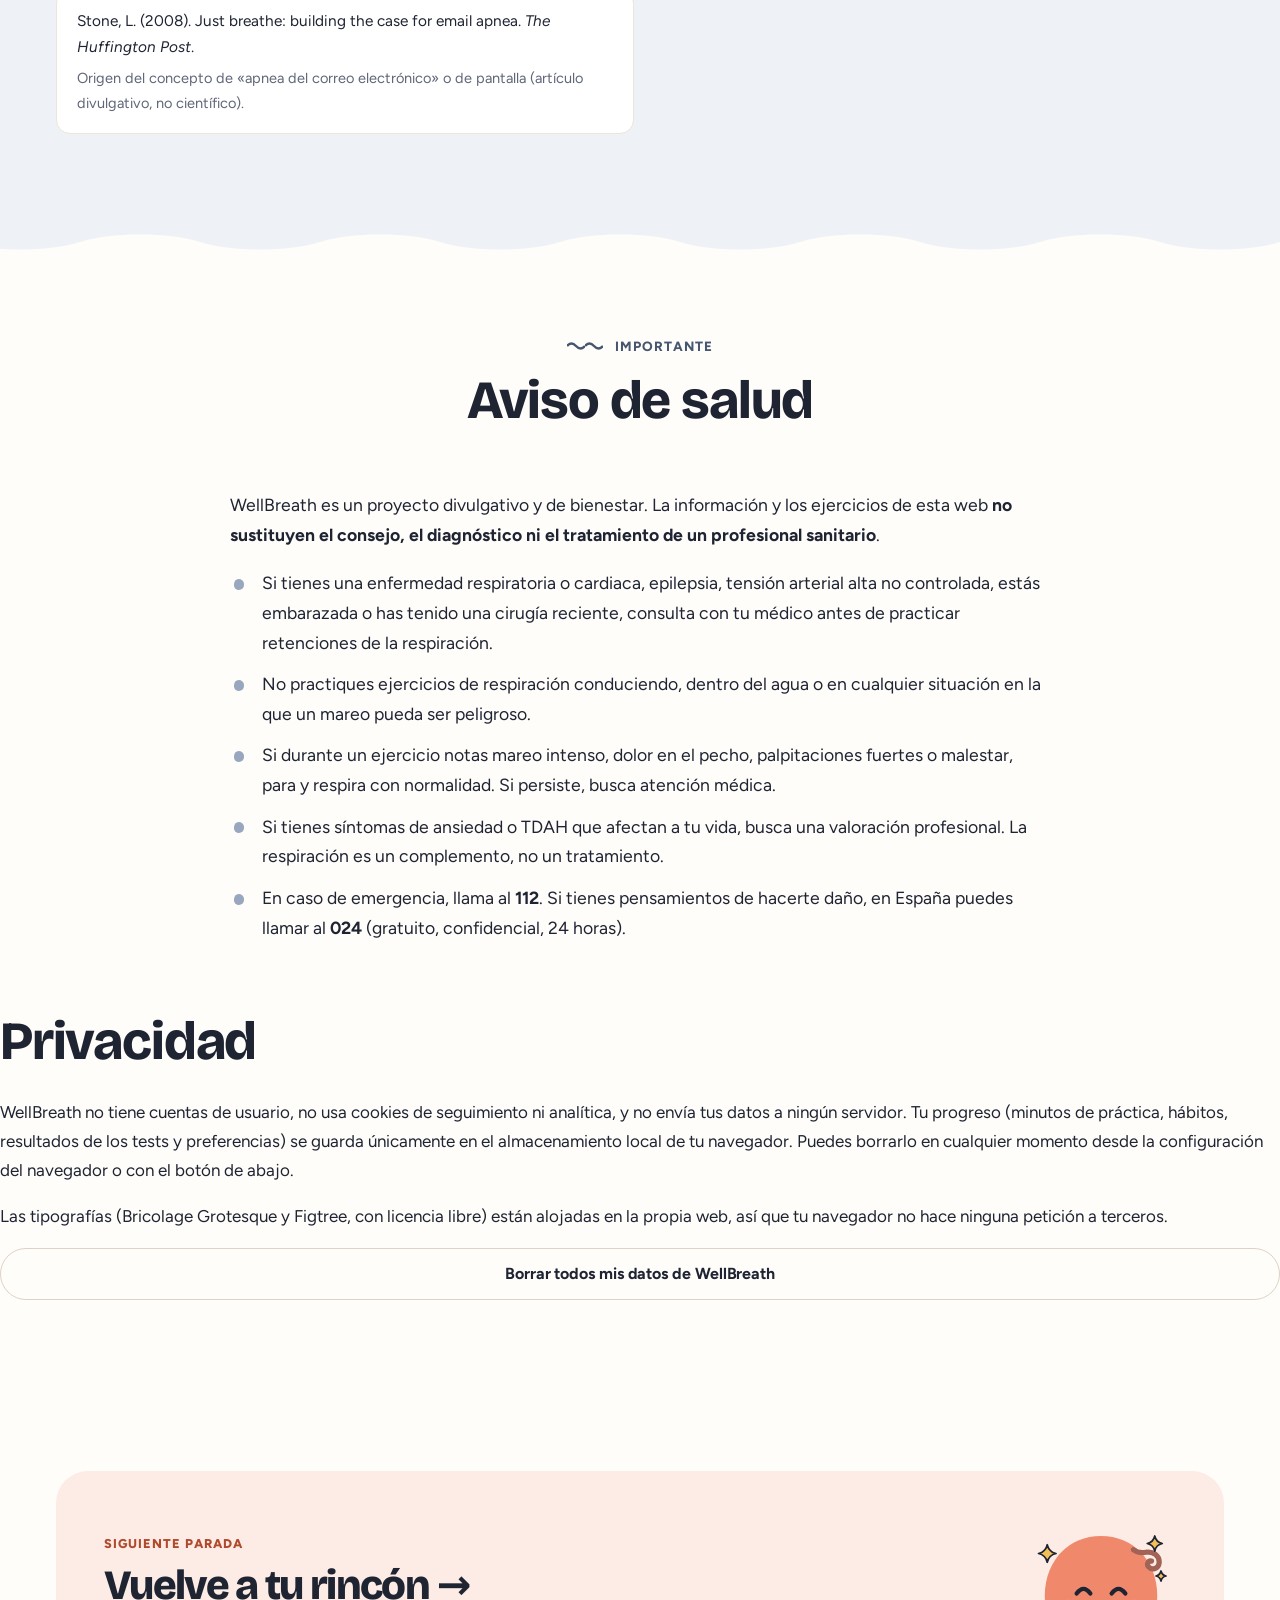
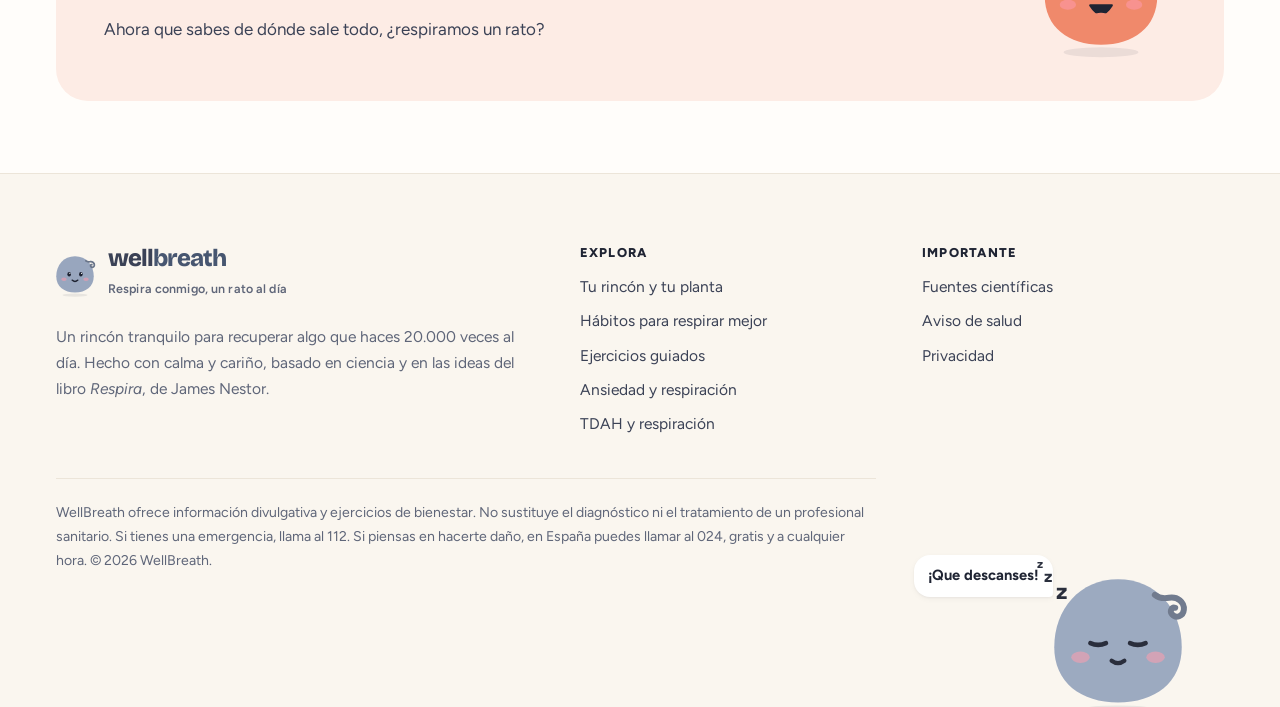
<file: fuentes.html>
<!doctype html>
<html lang="es">
<head>
  <meta charset="utf-8">
  <meta name="viewport" content="width=device-width, initial-scale=1, viewport-fit=cover">
  <meta name="theme-color" content="#fffdfa">
  <link rel="icon" href="img/favicon.svg" type="image/svg+xml">
  <link rel="manifest" href="manifest.webmanifest">
  <link rel="preload" href="fonts/BricolageGrotesque-normal-latin.woff2" as="font" type="font/woff2" crossorigin>
  <link rel="preload" href="fonts/Figtree-normal-latin.woff2" as="font" type="font/woff2" crossorigin>
  <link rel="stylesheet" href="css/fonts.css">
  <link rel="stylesheet" href="css/styles.css">
  <script>
    (function () {
      document.documentElement.classList.add('no-js');
      try { var t = localStorage.getItem('wb-theme'); if (t) document.documentElement.dataset.theme = t; } catch (e) {}
    })();
  </script>
  <title>Fuentes y aviso de salud · WellBreath</title>
  <meta name="description" content="Las fuentes científicas y libros en los que se basa WellBreath, cómo hemos escrito los contenidos, aviso de salud y privacidad.">
</head>
<body class="theme-slate">
  <svg width="0" height="0" style="position:absolute" aria-hidden="true" focusable="false"><symbol id="i-clock" viewBox="0 0 24 24"><circle cx="12" cy="12" r="9"/><path d="M12 7v5l3 2"/></symbol><symbol id="i-nose" viewBox="0 0 24 24"><path d="M13.5 3c-.4 4.2-3.2 7.6-5.3 10.6-.9 1.3-.2 3 1.3 3.3l3.8.8"/><path d="M10.4 20c1.2.7 2.8.6 3.9-.4"/><path d="M15.8 9.5c1.6 1.2 2.6 3 2.7 5"/></symbol><symbol id="i-pause" viewBox="0 0 24 24"><rect x="6" y="5" width="4" height="14" rx="1.5"/><rect x="14" y="5" width="4" height="14" rx="1.5"/></symbol><symbol id="i-walk" viewBox="0 0 24 24"><circle cx="13" cy="4.5" r="2"/><path d="M10 21l2.5-6.5 3 3V21M8 12.5l2.5-4.5 3.5 1 2 3.5 3 1"/><path d="M7 21l2.8-5.5"/></symbol><symbol id="i-coffee" viewBox="0 0 24 24"><path d="M4 9h12v4.5A5.5 5.5 0 0 1 10.5 19h-1A5.5 5.5 0 0 1 4 13.5Z"/><path d="M16 11h1.5a2.5 2.5 0 0 1 0 5H16M8 3.5c0 1 1 1.2 1 2.2S8 7 8 8M12 3.5c0 1 1 1.2 1 2.2S12 7 12 8"/></symbol><symbol id="i-moon" viewBox="0 0 24 24"><path d="M20 14.5A8.2 8.2 0 1 1 9.5 4a6.6 6.6 0 0 0 10.5 10.5Z"/></symbol><symbol id="i-chat" viewBox="0 0 24 24"><path d="M21 12a8.5 8.5 0 0 1-12.3 7.6L4 20.5l1.2-4.4A8.5 8.5 0 1 1 21 12Z"/><path d="M8.5 12h.01M12 12h.01M15.5 12h.01"/></symbol><symbol id="i-eye" viewBox="0 0 24 24"><path d="M2.5 12S6 5.5 12 5.5 21.5 12 21.5 12 18 18.5 12 18.5 2.5 12 2.5 12Z"/><circle cx="12" cy="12" r="3"/></symbol><symbol id="i-hand" viewBox="0 0 24 24"><path d="M8 11V5.5a1.5 1.5 0 0 1 3 0V10m0-.5V4a1.5 1.5 0 0 1 3 0v6m0-.5V5.5a1.5 1.5 0 0 1 3 0V11m0-1V8.5a1.5 1.5 0 0 1 3 0V14a7 7 0 0 1-7 7h-1.2a6 6 0 0 1-4.9-2.6L4 15a1.5 1.5 0 0 1 2.4-1.8L8 15"/></symbol><symbol id="i-repeat" viewBox="0 0 24 24"><path d="M17 2.5l3 3-3 3"/><path d="M4 11.5V10a4.5 4.5 0 0 1 4.5-4.5H20M7 21.5l-3-3 3-3"/><path d="M20 12.5V14a4.5 4.5 0 0 1-4.5 4.5H4"/></symbol><symbol id="i-sparkle" viewBox="0 0 24 24"><path d="M11 3l1.9 5.6L18.5 10.5l-5.6 1.9L11 18l-1.9-5.6L3.5 10.5l5.6-1.9Z"/><path d="M18.5 15.5l.8 2.2 2.2.8-2.2.8-.8 2.2-.8-2.2-2.2-.8 2.2-.8Z"/></symbol><symbol id="i-clip" viewBox="0 0 24 24"><path d="M20.5 11.5l-8.2 8.2a5 5 0 0 1-7.1-7.1l8.6-8.6a3.4 3.4 0 0 1 4.8 4.8l-8.4 8.4a1.8 1.8 0 0 1-2.6-2.6L15 7.2"/></symbol><symbol id="i-light" viewBox="0 0 24 24"><rect x="7" y="2.5" width="10" height="19" rx="3.5"/><circle cx="12" cy="7.5" r="1.6"/><circle cx="12" cy="12" r="1.6"/><circle cx="12" cy="16.5" r="1.6"/></symbol><symbol id="i-phone" viewBox="0 0 24 24"><rect x="6.5" y="2.5" width="11" height="19" rx="2.8"/><path d="M11 18.2h2"/></symbol><symbol id="i-sun" viewBox="0 0 24 24"><circle cx="12" cy="12" r="4"/><path d="M12 2.5v2M12 19.5v2M4.6 4.6 6 6M18 18l1.4 1.4M2.5 12h2M19.5 12h2M4.6 19.4 6 18M18 6l1.4-1.4"/></symbol><symbol id="i-laptop" viewBox="0 0 24 24"><rect x="4" y="5" width="16" height="10.5" rx="1.8"/><path d="M2 19.5h20"/></symbol><symbol id="i-home" viewBox="0 0 24 24"><path d="M3.5 11 12 4.5l8.5 6.5v8.2a1.3 1.3 0 0 1-1.3 1.3H15v-6H9v6H4.8a1.3 1.3 0 0 1-1.3-1.3Z"/></symbol><symbol id="i-sprout" viewBox="0 0 24 24"><path d="M12 21v-8.5"/><path d="M12 12.5C12 8 8.6 5.5 4 5.5c0 4.3 3.3 7 8 7Z"/><path d="M12 10.5c0-4 3-7 8-7 0 4.3-3.2 7-8 7Z"/></symbol><symbol id="i-heart" viewBox="0 0 24 24"><path d="M12 20s-7.2-4.5-9.1-9C1.5 7.7 3.6 4.5 7 4.5c2 0 3.6 1.2 5 3 1.4-1.8 3-3 5-3 3.4 0 5.5 3.2 4.1 6.5C19.2 15.5 12 20 12 20Z"/></symbol><symbol id="i-wind" viewBox="0 0 24 24"><path d="M3 8.5h11a3 3 0 1 0-3-3M3 12.5h15a3 3 0 1 1-3 3M3 16.5h7"/></symbol><symbol id="i-snail" viewBox="0 0 24 24"><path d="M3 18.5h12.5a5.5 5.5 0 1 0-5.5-5.5 2.8 2.8 0 0 0 5.6 0"/><path d="M3 18.5c.2-2 1.2-3.3 2.6-3.8M18.6 9.6l1.6-3.6M16.4 8.6l-.4-3.8"/></symbol><symbol id="i-feather" viewBox="0 0 24 24"><path d="M20.5 3.5C13 3.5 7.5 8 7 15l-3 5.5"/><path d="M7.4 14.5c3.6.2 8-1.4 10-6M11 10.5h6.2"/></symbol><symbol id="i-apple" viewBox="0 0 24 24"><path d="M12 7.5c-1-1.6-2.8-2.4-4.8-1.8C4 6.7 3.8 10.6 4.8 13.6c1 3.2 3 6.9 5.2 6.9 1 0 1.3-.5 2-.5s1 .5 2 .5c2.2 0 4.2-3.7 5.2-6.9 1-3 .8-6.9-2.4-7.9-2-.6-3.8.2-4.8 1.8Z"/><path d="M12 7.5c0-2 .9-3.6 2.8-4.3"/></symbol><symbol id="i-book" viewBox="0 0 24 24"><path d="M4.5 5.5A2.5 2.5 0 0 1 7 3h12.5v15.5H7a2.5 2.5 0 0 0-2.5 2.5Z"/><path d="M4.5 21A2.5 2.5 0 0 1 7 18.5h12.5"/></symbol><symbol id="i-shield" viewBox="0 0 24 24"><path d="M12 3l8 3v6c0 4.8-3.4 8-8 9-4.6-1-8-4.2-8-9V6Z"/><path d="M8.8 12l2.2 2.2 4.4-4.4"/></symbol><symbol id="i-lock" viewBox="0 0 24 24"><rect x="5" y="10.5" width="14" height="10.5" rx="2.4"/><path d="M8 10.5V8a4 4 0 0 1 8 0v2.5"/></symbol><symbol id="i-arrow" viewBox="0 0 24 24"><path d="M5 12h14M13 6l6 6-6 6"/></symbol><symbol id="i-check" viewBox="0 0 24 24"><path d="M5 12.5l4.5 4.5L19 7.5"/></symbol><symbol id="i-bulb" viewBox="0 0 24 24"><path d="M9 18h6M10 21h4M12 3a6 6 0 0 0-4 10.5c.8.8 1 1.6 1 2.5h6c0-.9.2-1.7 1-2.5A6 6 0 0 0 12 3Z"/></symbol><symbol id="i-zap" viewBox="0 0 24 24"><path d="M13 2.5 4.5 14h7l-1 7.5L19 10h-7l1-7.5Z"/></symbol><symbol id="i-target" viewBox="0 0 24 24"><circle cx="12" cy="12" r="9"/><circle cx="12" cy="12" r="5"/><circle cx="12" cy="12" r="1.2"/></symbol><symbol id="i-lungs" viewBox="0 0 24 24"><path d="M12 3.5V12m0 0c-1 1-2.7 1.4-4 1m4-1c1 1 2.7 1.4 4 1"/><path d="M8.5 7C5.4 7 3.5 11 3.5 15c0 3 1.2 5 3.2 5 2.6 0 3.8-2 3.8-5V9"/><path d="M15.5 7c3.1 0 5 4 5 8 0 3-1.2 5-3.2 5-2.6 0-3.8-2-3.8-5V9"/></symbol><symbol id="i-calendar" viewBox="0 0 24 24"><rect x="3.5" y="5" width="17" height="15.5" rx="2.5"/><path d="M3.5 10h17M8 3v4M16 3v4"/></symbol><symbol id="i-smile" viewBox="0 0 24 24"><circle cx="12" cy="12" r="9"/><path d="M8.5 14.5c1 1.2 2.2 1.8 3.5 1.8s2.5-.6 3.5-1.8M9 9.5h.01M15 9.5h.01"/></symbol><symbol id="i-pot" viewBox="0 0 24 24"><path d="M6 12h12l-1.5 8.5H7.5Z"/><path d="M5 9.5h14V12H5zM12 9.5V6m0 0c0-2-1.6-3.2-3.5-3.2 0 1.9 1.5 3.2 3.5 3.2Zm0 0c0-2 1.6-3.2 3.5-3.2 0 1.9-1.5 3.2-3.5 3.2Z"/></symbol></svg>
  <a class="skip-link" href="#main">Saltar al contenido</a>
  <header class="site-header">
    <div class="container header-inner">
      <a class="brand" href="index.html" aria-label="WellBreath, inicio">
        <span class="brand-mark" data-track-eyes><svg class="soplo" viewBox="0 0 120 120" aria-hidden="true" focusable="false"><g class="soplo-figure"><ellipse class="soplo-shadow" cx="60" cy="113" rx="30" ry="4"/><circle class="soplo-ball" cx="60" cy="64" r="44"/><path class="soplo-body" d="M60 20C87 20 105 41 105 68C105 93 86 107 60 107C34 107 15 93 15 68C15 41 33 20 60 20Z"/><path class="soplo-wisp" d="M96 33c6-1 11 3 10.5 8.5c-.4 4.6-5.6 6.4-8.4 3.2c-1.9-2.2-.2-5.3 2.3-4.6M96 33c-4 .7-7.5 0-10-2"/><g class="soplo-face"><g class="cheeks" fill="#ff9aad"><ellipse cx="33.5" cy="75" rx="6.5" ry="4"/><ellipse cx="86.5" cy="75" rx="6.5" ry="4"/></g><g class="soplo-eyes"><g class="e-open"><ellipse cx="46" cy="63" rx="4.3" ry="5.6" fill="#1f2433"/><ellipse cx="74" cy="63" rx="4.3" ry="5.6" fill="#1f2433"/><circle cx="47.6" cy="60.8" r="1.4" fill="#fff"/><circle cx="75.6" cy="60.8" r="1.4" fill="#fff"/></g></g><path class="m-smile" d="M53 77Q60 83.5 67 77" fill="none" stroke="#1f2433" stroke-width="3.2" stroke-linecap="round"/></g></g></svg></span>
        <span><span class="brand-name">well<span>breath</span></span><span class="brand-tag">Respira conmigo, un rato al día</span></span>
      </a>
      <nav class="main-nav" id="main-nav" aria-label="Principal">
        <ul>
          <li><a class="c-coral" href="index.html"><span class="nav-dot" aria-hidden="true"></span><span class="nav-soplo" data-soplo="hello" data-color="coral" aria-hidden="true"></span>Inicio</a></li>
          <li><a class="c-leaf" href="habitos.html"><span class="nav-dot" aria-hidden="true"></span><span class="nav-soplo" data-soplo="calm" data-color="leaf" data-acc="sprout" aria-hidden="true"></span>Hábitos</a></li>
          <li><a class="c-sky" href="ejercicios.html"><span class="nav-dot" aria-hidden="true"></span><span class="nav-soplo" data-soplo="blow" data-color="sky" aria-hidden="true"></span>Ejercicios</a></li>
          <li><a class="c-lilac" href="ansiedad.html"><span class="nav-dot" aria-hidden="true"></span><span class="nav-soplo" data-soplo="calm" data-color="lilac" data-acc="heart" aria-hidden="true"></span>Ansiedad</a></li>
          <li><a class="c-honey" href="tdah.html"><span class="nav-dot" aria-hidden="true"></span><span class="nav-soplo" data-soplo="focused" data-color="honey" data-acc="spark" aria-hidden="true"></span>TDAH</a></li>
          <li><a class="c-slate" href="fuentes.html" aria-current="page"><span class="nav-dot" aria-hidden="true"></span><span class="nav-soplo" data-soplo="calm" data-color="slate" data-acc="glasses" aria-hidden="true"></span>Fuentes</a></li>
        </ul>
      </nav>
      <a class="nook-pill" href="index.html#rincon" aria-label="Tu rincón: tu planta y tu racha de días">
        <svg class="ico" aria-hidden="true"><use href="#i-sprout"/></svg><span data-streak>0</span>
      </a>
      <button type="button" class="icon-btn theme-toggle" aria-label="Cambiar tema claro u oscuro">
        <svg class="icon-moon" viewBox="0 0 24 24" fill="none" stroke="currentColor" stroke-width="2" stroke-linecap="round" stroke-linejoin="round" aria-hidden="true"><path d="M21 12.8A9 9 0 1 1 11.2 3a7 7 0 0 0 9.8 9.8Z"/></svg>
        <svg class="icon-sun" viewBox="0 0 24 24" fill="none" stroke="currentColor" stroke-width="2" stroke-linecap="round" aria-hidden="true"><circle cx="12" cy="12" r="4.5"/><path d="M12 2v2m0 16v2M4.9 4.9l1.4 1.4m11.4 11.4 1.4 1.4M2 12h2m16 0h2M4.9 19.1l1.4-1.4M17.7 6.3l1.4-1.4"/></svg>
      </button>
      <button type="button" class="icon-btn nav-toggle" aria-controls="main-nav" aria-expanded="false" aria-label="Abrir menú">
        <span class="bars" aria-hidden="true"><span></span><span></span><span></span></span>
      </button>
    </div>
    <span class="scroll-progress" aria-hidden="true"></span>
  </header>

  <main id="main">
    <section class="screen tint">
      <div class="bubbles" data-bubbles="8" aria-hidden="true"></div>
      <div class="container">
        <div class="section-head stagger mb-0">
          <div class="mascot-sm" data-soplo="calm" data-color="slate" data-acc="glasses" data-track-eyes aria-hidden="true"></div>
          <span class="kicker">Fuentes</span>
          <h1>De dónde sale lo que te contamos</h1>
          <p class="lead">Queremos que puedas confiar en esta web. Por eso te contamos en qué nos hemos basado, qué tiene mucha evidencia, qué es todavía prometedor y qué límites tiene todo esto.</p>
          <div class="btn-row center mt-2">
            <a class="btn btn-lg" href="#referencias">Ver las referencias</a>
            <a class="btn btn-ghost btn-lg" href="#aviso">Aviso de salud</a>
          </div>
        </div>
      </div>
    </section>

    <section class="screen">
      <div class="container">
        <div class="chapter-head reveal">
          <span class="kicker">Método</span>
          <h2 data-split>Cómo hemos escrito los contenidos</h2>
        </div>
        <article class="prose max-720 reveal" style="max-width:820px">
          <p>El punto de partida es el libro <em>Respira: la nueva ciencia de un arte olvidado</em>, de James Nestor, un libro divulgativo que recoge investigación científica, historia y la experiencia personal del autor. A partir de sus ideas, hemos buscado los estudios originales y revisiones publicadas en revistas científicas con revisión por pares para comprobar qué dicen realmente.</p>
          <p>Cuando la evidencia es sólida, lo decimos con claridad. Cuando es preliminar (estudios pequeños, en animales o sin grupo de control), lo indicamos. Y cuando una práctica tiene riesgos, te lo advertimos. Las explicaciones y textos son nuestros: no reproducimos el libro, lo resumimos y comentamos.</p>
        </article>
      </div>
    </section>

    <section class="screen alt" id="referencias">
      <div class="container">
        <div class="section-head reveal">
          <span class="kicker">Referencias</span>
          <h2 data-split>Libros y estudios científicos</h2>
        </div>
        <div class="source-group reveal c-coral">
          <h2>Libros</h2>
          <ul class="sources">
          <li>Nestor, J. (2020). <cite>Breath: The New Science of a Lost Art</cite>. Riverhead Books. Edición en español: <cite>Respira: la nueva ciencia de un arte olvidado</cite>.<span class="why">La base de la web: respiración nasal, ritmo lento, respirar menos, exhalación, masticación y técnicas tradicionales.</span></li>
          <li>McKeown, P. (2015). <cite>The Oxygen Advantage</cite>. William Morrow.<span class="why">Aplicación moderna del método Buteyko y del test BOLT.</span></li>
          <li>Brown, R. P. y Gerbarg, P. L. (2012). <cite>The Healing Power of the Breath</cite>. Shambhala.<span class="why">Dos médicos que han estudiado la respiración coherente en ansiedad y estrés.</span></li>
          </ul>
        </div>

        <div class="source-group reveal c-sky">
          <h2>Respiración lenta, nervio vago y variabilidad cardiaca</h2>
          <ul class="sources">
          <li>Zaccaro, A., Piarulli, A., Laurino, M., et al. (2018). How breath-control can change your life: a systematic review on psycho-physiological correlates of slow breathing. <cite>Frontiers in Human Neuroscience</cite>, 12, 353.<span class="why">Revisión sistemática: la respiración lenta se asocia a mayor actividad parasimpática, más relajación y menos ansiedad.</span></li>
          <li>Lehrer, P. M. y Gevirtz, R. (2014). Heart rate variability biofeedback: how and why does it work? <cite>Frontiers in Psychology</cite>, 5, 756.<span class="why">Por qué respirar a unas 6 respiraciones por minuto aumenta la variabilidad cardiaca.</span></li>
          <li>Bernardi, L., Sleight, P., Bandinelli, G., et al. (2001). Effect of rosary prayer and yoga mantras on autonomic cardiovascular rhythms: comparative study. <cite>BMJ</cite>, 323, 1446-1449.<span class="why">El rosario y los mantras llevan a unas 6 respiraciones por minuto y sincronizan los ritmos cardiovasculares.</span></li>
          <li>Ma, X., Yue, Z.-Q., Gong, Z.-Q., et al. (2017). The effect of diaphragmatic breathing on attention, negative affect and stress in healthy adults. <cite>Frontiers in Psychology</cite>, 8, 874.<span class="why">Ocho semanas de respiración diafragmática mejoraron la atención y redujeron el cortisol.</span></li>
          <li>Balban, M. Y., Neri, E., Kogon, M. M., et al. (2023). Brief structured respiration practices enhance mood and reduce physiological arousal. <cite>Cell Reports Medicine</cite>, 4(1), 100895.<span class="why">Cinco minutos diarios de suspiro cíclico mejoraron el ánimo más que la meditación mindfulness.</span></li>
          <li>Yackle, K., Schwarz, L. A., Kam, K., et al. (2017). Breathing control center neurons that promote arousal in mice. <cite>Science</cite>, 355, 1411-1415.<span class="why">Neuronas que conectan el ritmo respiratorio con el estado de alerta (estudio en ratones).</span></li>
          <li>Li, P., Janczewski, W. A., Yackle, K., et al. (2016). The peptidergic control circuit for sighing. <cite>Nature</cite>, 530, 293-297.<span class="why">El circuito cerebral del suspiro, un reflejo que reabre los alvéolos.</span></li>
          </ul>
        </div>

        <div class="source-group reveal c-leaf">
          <h2>Nariz, CO₂ y respiración ligera</h2>
          <ul class="sources">
          <li>Lundberg, J. O. y Weitzberg, E. (1999). Nasal nitric oxide in man. <cite>Thorax</cite>, 54(10), 947-952.<span class="why">La producción de óxido nítrico en los senos paranasales y su papel en la respiración.</span></li>
          <li>Zelano, C., Jiang, H., Zhou, G., et al. (2016). Nasal respiration entrains human limbic oscillations and modulates cognitive function. <cite>Journal of Neuroscience</cite>, 36(49), 12448-12467.<span class="why">Inhalar por la nariz sincroniza áreas de memoria y emoción y mejora el rendimiento en tareas.</span></li>
          <li>Kox, M., van Eijk, L. T., Zwaag, J., et al. (2014). Voluntary activation of the sympathetic nervous system and attenuation of the innate immune response in humans. <cite>PNAS</cite>, 111(20), 7379-7384.<span class="why">Respiración intensa tipo Wim Hof y respuesta inmune. Citado para explicar por qué no la incluimos como ejercicio guiado.</span></li>
          <li>British Thoracic Society y SIGN. <cite>British guideline on the management of asthma</cite>.<span class="why">Las guías recogen los ejercicios respiratorios (incluido Buteyko) como complemento para mejorar síntomas y calidad de vida en el asma.</span></li>
          </ul>
        </div>

        <div class="source-group reveal c-lilac">
          <h2>Ansiedad y pánico</h2>
          <ul class="sources">
          <li>Feinstein, J. S., Buzza, C., Hurlemann, R., et al. (2013). Fear and panic in humans with bilateral amygdala damage. <cite>Nature Neuroscience</cite>, 16(3), 270-272.<span class="why">Personas sin miedo a estímulos externos sintieron pánico al inhalar CO₂.</span></li>
          <li>Klein, D. F. (1993). False suffocation alarms, spontaneous panics, and related conditions: an integrative hypothesis. <cite>Archives of General Psychiatry</cite>, 50(4), 306-317.<span class="why">La teoría de la «falsa alarma de asfixia» en el trastorno de pánico.</span></li>
          <li>Meuret, A. E., Wilhelm, F. H., Ritz, T. y Roth, W. T. (2008). Feedback of end-tidal pCO2 as a therapeutic approach for panic disorder. <cite>Journal of Psychiatric Research</cite>, 42(7), 560-568.<span class="why">Entrenamiento respiratorio para subir el CO₂ y reducir el pánico.</span></li>
          <li>Meuret, A. E., Rosenfield, D., Seidel, A., Bhaskara, L. y Hofmann, S. G. (2010). Respiratory and cognitive mediators of treatment change in panic disorder: evidence for intervention specificity. <cite>Journal of Consulting and Clinical Psychology</cite>, 78(5), 691-704.<span class="why">Comparación del entrenamiento respiratorio y la terapia cognitiva en el pánico.</span></li>
          <li>Organización Mundial de la Salud. <cite>Trastornos de ansiedad: nota descriptiva</cite>.<span class="why">Datos de prevalencia mundial.</span></li>
          </ul>
        </div>

        <div class="source-group reveal c-honey">
          <h2>TDAH</h2>
          <ul class="sources">
          <li>Simon, V., Czobor, P., Bálint, S., Mészáros, Á. y Bitter, I. (2009). Prevalence and correlates of adult attention-deficit hyperactivity disorder: meta-analysis. <cite>British Journal of Psychiatry</cite>, 194(3), 204-211.<span class="why">Prevalencia estimada del TDAH en adultos: alrededor del 2,5 %.</span></li>
          <li>Zylowska, L., Ackerman, D. L., Yang, M. H., et al. (2008). Mindfulness meditation training in adults and adolescents with ADHD: a feasibility study. <cite>Journal of Attention Disorders</cite>, 11(6), 737-746.<span class="why">Primer estudio de viabilidad de mindfulness adaptado a TDAH.</span></li>
          <li>Mitchell, J. T., McIntyre, E. M., English, J. S., et al. (2017). A pilot trial of mindfulness meditation training for ADHD in adulthood: impact on core symptoms, executive functioning, and emotion dysregulation. <cite>Journal of Attention Disorders</cite>, 21(13), 1105-1120.<span class="why">Ensayo piloto con mejoras en síntomas, funciones ejecutivas y regulación emocional.</span></li>
          <li>Melnychuk, M. C., Dockree, P. M., O'Connell, R. G., et al. (2018). Coupling of respiration and attention via the locus coeruleus: effects of meditation and pranayama. <cite>Psychophysiology</cite>, 55(9), e13091.<span class="why">Conexión entre respiración, atención y el sistema de noradrenalina.</span></li>
          <li>Chervin, R. D., Ruzicka, D. L., Giordani, B. J., et al. (2006). Sleep-disordered breathing, behavior, and cognition in children before and after adenotonsillectomy. <cite>Pediatrics</cite>, 117(4), e769-e778.<span class="why">Tratar los problemas respiratorios del sueño mejoró síntomas de tipo TDAH en niños.</span></li>
          <li>Levinson, D. B., Stoll, E. L., Kindy, S. D., Merry, H. L. y Davidson, R. J. (2014). A mind you can count on: validating breath counting as a behavioral measure of mindfulness. <cite>Frontiers in Psychology</cite>, 5, 1202.<span class="why">El conteo de respiraciones como entrenamiento y medida de la atención.</span></li>
          <li>Stone, L. (2008). Just breathe: building the case for email apnea. <cite>The Huffington Post</cite>.<span class="why">Origen del concepto de «apnea del correo electrónico» o de pantalla (artículo divulgativo, no científico).</span></li>
          </ul>
        </div>

      </div>
    </section>

    <section class="screen" id="aviso">
      <div class="container">
        <div class="chapter-head reveal">
          <span class="kicker">Importante</span>
          <h2 data-split>Aviso de salud</h2>
        </div>
        <article class="prose reveal" style="max-width:820px;margin:0 auto">
          <p>WellBreath es un proyecto divulgativo y de bienestar. La información y los ejercicios de esta web <strong>no sustituyen el consejo, el diagnóstico ni el tratamiento de un profesional sanitario</strong>.</p>
          <ul>
            <li>Si tienes una enfermedad respiratoria o cardiaca, epilepsia, tensión arterial alta no controlada, estás embarazada o has tenido una cirugía reciente, consulta con tu médico antes de practicar retenciones de la respiración.</li>
            <li>No practiques ejercicios de respiración conduciendo, dentro del agua o en cualquier situación en la que un mareo pueda ser peligroso.</li>
            <li>Si durante un ejercicio notas mareo intenso, dolor en el pecho, palpitaciones fuertes o malestar, para y respira con normalidad. Si persiste, busca atención médica.</li>
            <li>Si tienes síntomas de ansiedad o TDAH que afectan a tu vida, busca una valoración profesional. La respiración es un complemento, no un tratamiento.</li>
            <li>En caso de emergencia, llama al <strong>112</strong>. Si tienes pensamientos de hacerte daño, en España puedes llamar al <strong>024</strong> (gratuito, confidencial, 24 horas).</li>
            </ul>
        </div>

          <h2 id="privacidad" class="mt-3">Privacidad</h2>
          <p>WellBreath no tiene cuentas de usuario, no usa cookies de seguimiento ni analítica, y no envía tus datos a ningún servidor. Tu progreso (minutos de práctica, hábitos, resultados de los tests y preferencias) se guarda únicamente en el almacenamiento local de tu navegador. Puedes borrarlo en cualquier momento desde la configuración del navegador o con el botón de abajo.</p>
          <p>Las tipografías (Bricolage Grotesque y Figtree, con licencia libre) están alojadas en la propia web, así que tu navegador no hace ninguna petición a terceros.</p>
          <button type="button" class="btn btn-ghost" id="clear-data">Borrar todos mis datos de WellBreath</button>
        </article>
      </div>
    </section>
    <section class="section-tight">
      <div class="container">
        <a class="next-page c-coral reveal" href="index.html#rincon">
          <div><span class="np-label">Siguiente parada</span><b>Vuelve a tu rincón <span class="np-arrow">→</span></b><span class="np-text">Ahora que sabes de dónde sale todo, ¿respiramos un rato?</span></div>
          <div class="np-soplo" data-soplo="happy" data-color="coral" data-acc="sparkles" aria-hidden="true"></div>
        </a>
      </div>
    </section>
  </main>

  <footer class="site-footer">
    <div class="container">
      <div class="footer-grid">
        <div>
          <a class="brand" href="index.html" aria-label="WellBreath, inicio">
            <span class="brand-mark"><svg class="soplo" viewBox="0 0 120 120" aria-hidden="true" focusable="false"><g class="soplo-figure"><ellipse class="soplo-shadow" cx="60" cy="113" rx="30" ry="4"/><circle class="soplo-ball" cx="60" cy="64" r="44"/><path class="soplo-body" d="M60 20C87 20 105 41 105 68C105 93 86 107 60 107C34 107 15 93 15 68C15 41 33 20 60 20Z"/><path class="soplo-wisp" d="M96 33c6-1 11 3 10.5 8.5c-.4 4.6-5.6 6.4-8.4 3.2c-1.9-2.2-.2-5.3 2.3-4.6M96 33c-4 .7-7.5 0-10-2"/><g class="soplo-face"><g class="cheeks" fill="#ff9aad"><ellipse cx="33.5" cy="75" rx="6.5" ry="4"/><ellipse cx="86.5" cy="75" rx="6.5" ry="4"/></g><g class="soplo-eyes"><g class="e-open"><ellipse cx="46" cy="63" rx="4.3" ry="5.6" fill="#1f2433"/><ellipse cx="74" cy="63" rx="4.3" ry="5.6" fill="#1f2433"/><circle cx="47.6" cy="60.8" r="1.4" fill="#fff"/><circle cx="75.6" cy="60.8" r="1.4" fill="#fff"/></g></g><path class="m-smile" d="M53 77Q60 83.5 67 77" fill="none" stroke="#1f2433" stroke-width="3.2" stroke-linecap="round"/></g></g></svg></span>
            <span><span class="brand-name">well<span>breath</span></span><span class="brand-tag">Respira conmigo, un rato al día</span></span>
          </a>
          <p class="mt-2">Un rincón tranquilo para recuperar algo que haces 20.000 veces al día. Hecho con calma y cariño, basado en ciencia y en las ideas del libro <em>Respira</em>, de James Nestor.</p>
        </div>
        <div>
          <h2>Explora</h2>
          <ul>
            <li><a href="index.html#rincon">Tu rincón y tu planta</a></li>
            <li><a href="habitos.html">Hábitos para respirar mejor</a></li>
            <li><a href="ejercicios.html">Ejercicios guiados</a></li>
            <li><a href="ansiedad.html">Ansiedad y respiración</a></li>
            <li><a href="tdah.html">TDAH y respiración</a></li>
          </ul>
        </div>
        <div>
          <h2>Importante</h2>
          <ul>
            <li><a href="fuentes.html">Fuentes científicas</a></li>
            <li><a href="fuentes.html#aviso">Aviso de salud</a></li>
            <li><a href="fuentes.html#privacidad">Privacidad</a></li>
          </ul>
        </div>
      </div>
      <p class="disclaimer">WellBreath ofrece información divulgativa y ejercicios de bienestar. No sustituye el diagnóstico ni el tratamiento de un profesional sanitario. Si tienes una emergencia, llama al 112. Si piensas en hacerte daño, en España puedes llamar al 024, gratis y a cualquier hora. © <span data-year>2026</span> WellBreath.</p>
    </div>
    <span class="footer-bye" data-bye aria-hidden="true">¡Hasta pronto!</span>
    <div class="footer-soplo" data-soplo="hello" data-soplo-time data-track-eyes aria-hidden="true"></div>
  </footer>

  <button type="button" class="sos-fab" data-open-sos aria-haspopup="dialog" aria-label="Calma ahora: respiración guiada de dos minutos">
    <span class="fab-soplo" data-soplo="calm" data-color="lilac" data-acc="heart" aria-hidden="true"></span><span class="fab-label">Calma ahora</span>
  </button>

  <script src="js/soplo.js" defer></script>
  <script src="js/exercises.js" defer></script>
  <script src="js/breath.js" defer></script>
  <script src="js/tools.js" defer></script>
  <script src="js/app.js" defer></script>
  <script>
    document.getElementById('clear-data').addEventListener('click', function () {
      if (!confirm('¿Seguro que quieres borrar tu progreso, hábitos y resultados guardados en este navegador?')) return;
      try {
        Object.keys(localStorage).filter(function (k) { return k.indexOf('wb-') === 0; }).forEach(function (k) { localStorage.removeItem(k); });
      } catch (e) {}
      if (window.WB && WB.toast) WB.toast('Listo. Tus datos se han borrado de este navegador.');
    });
  </script>
</body>
</html>
</file>
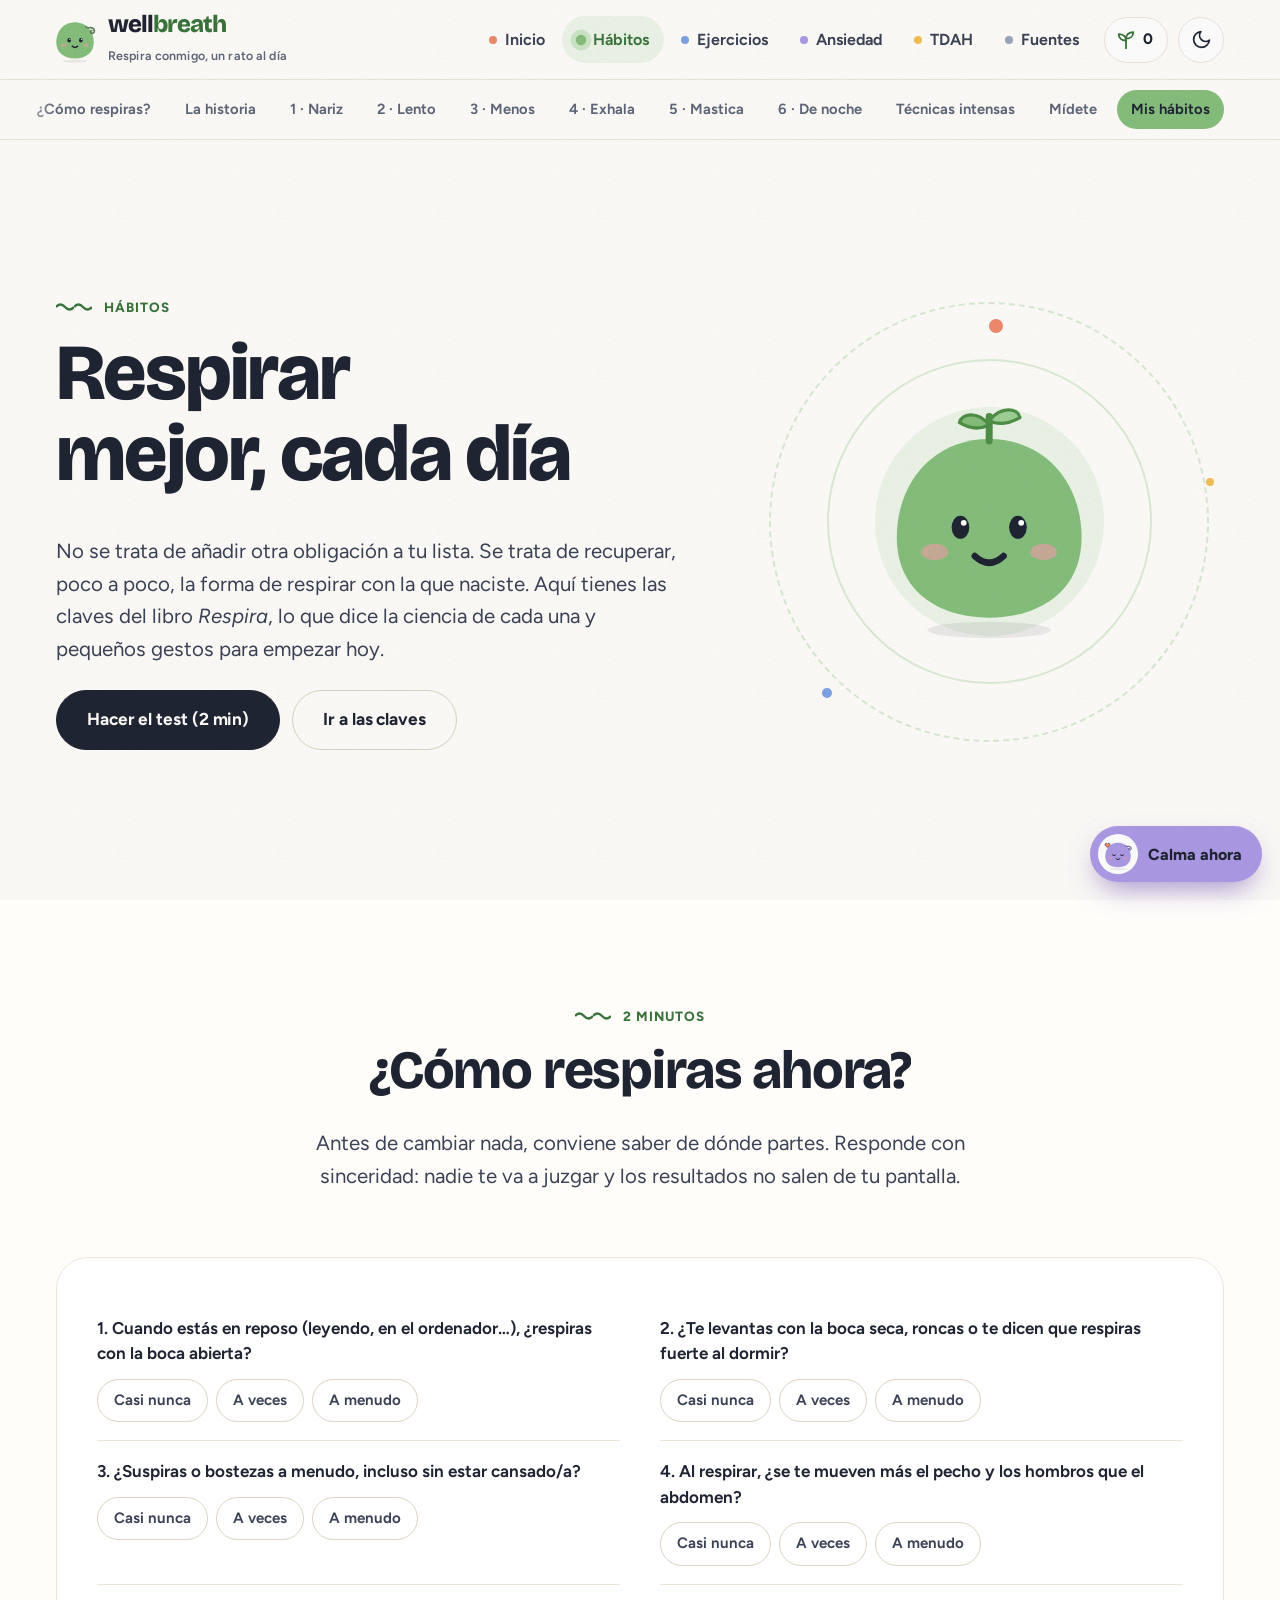
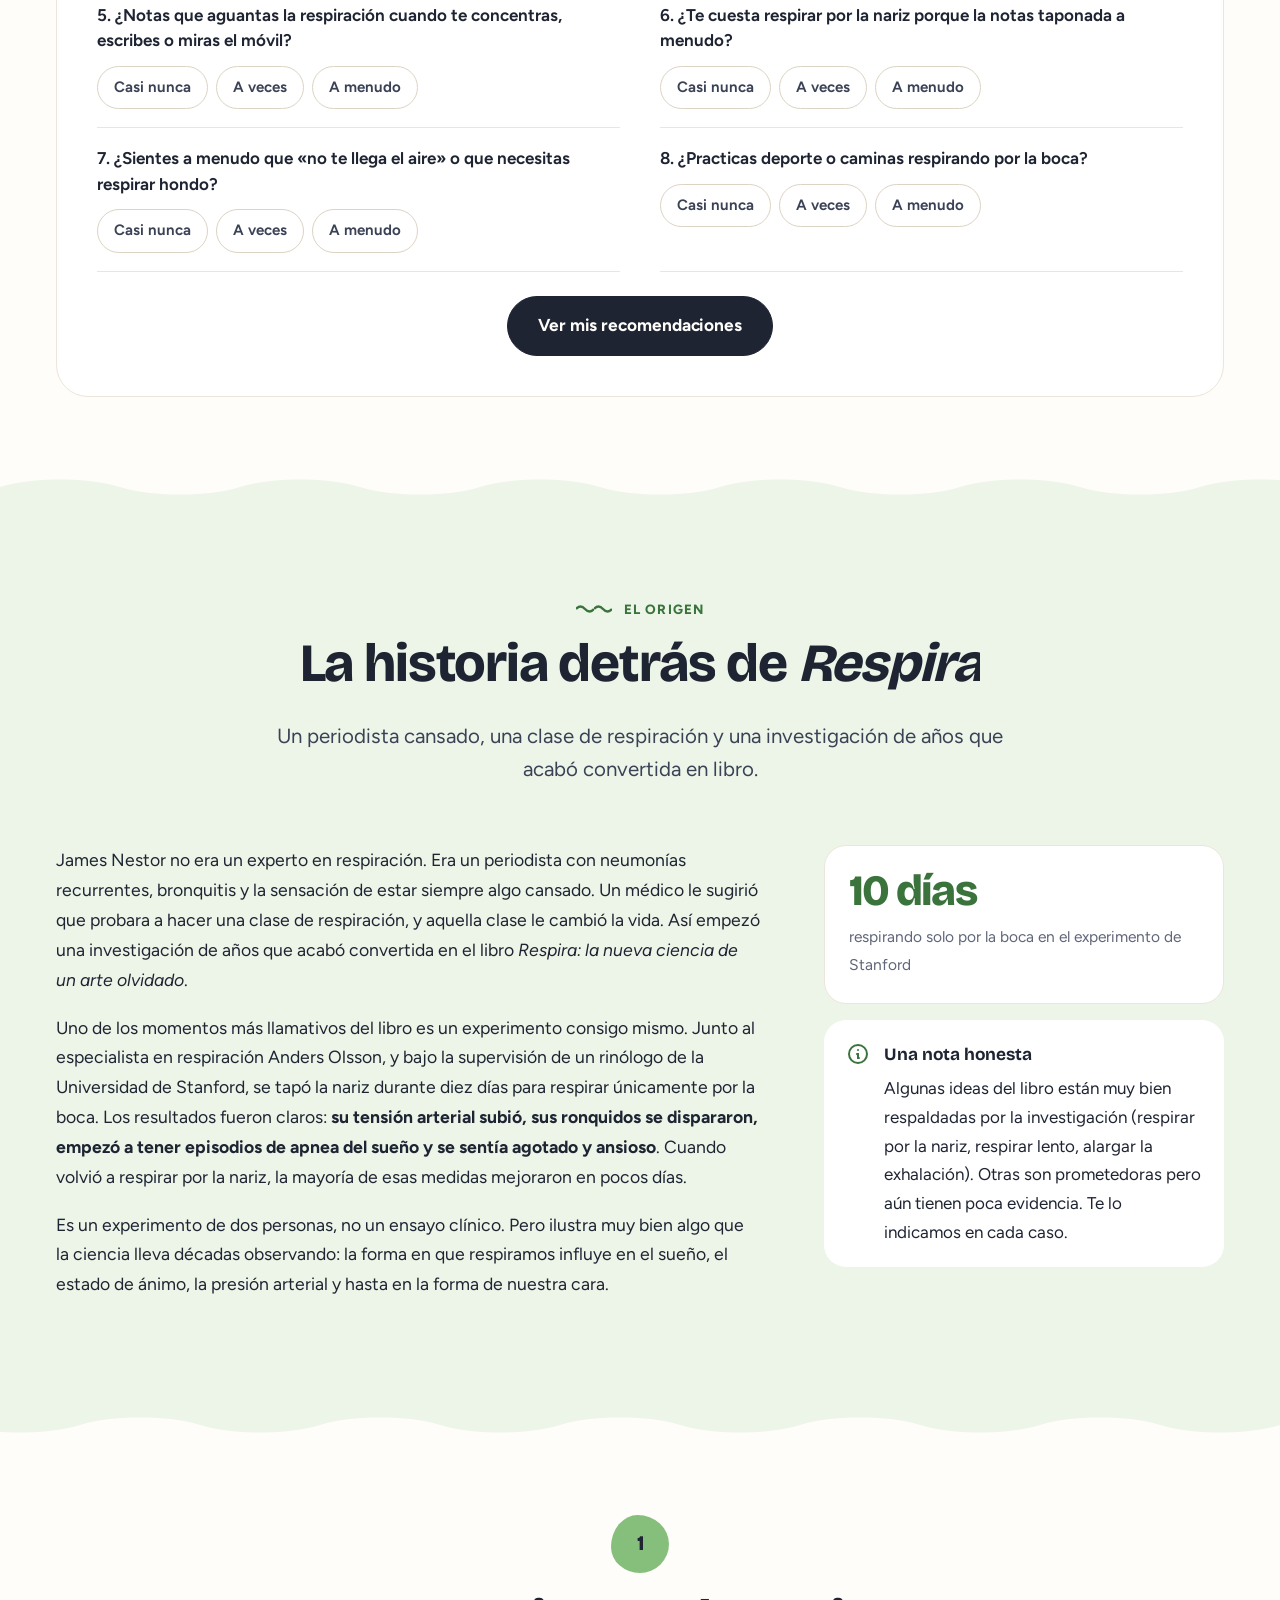
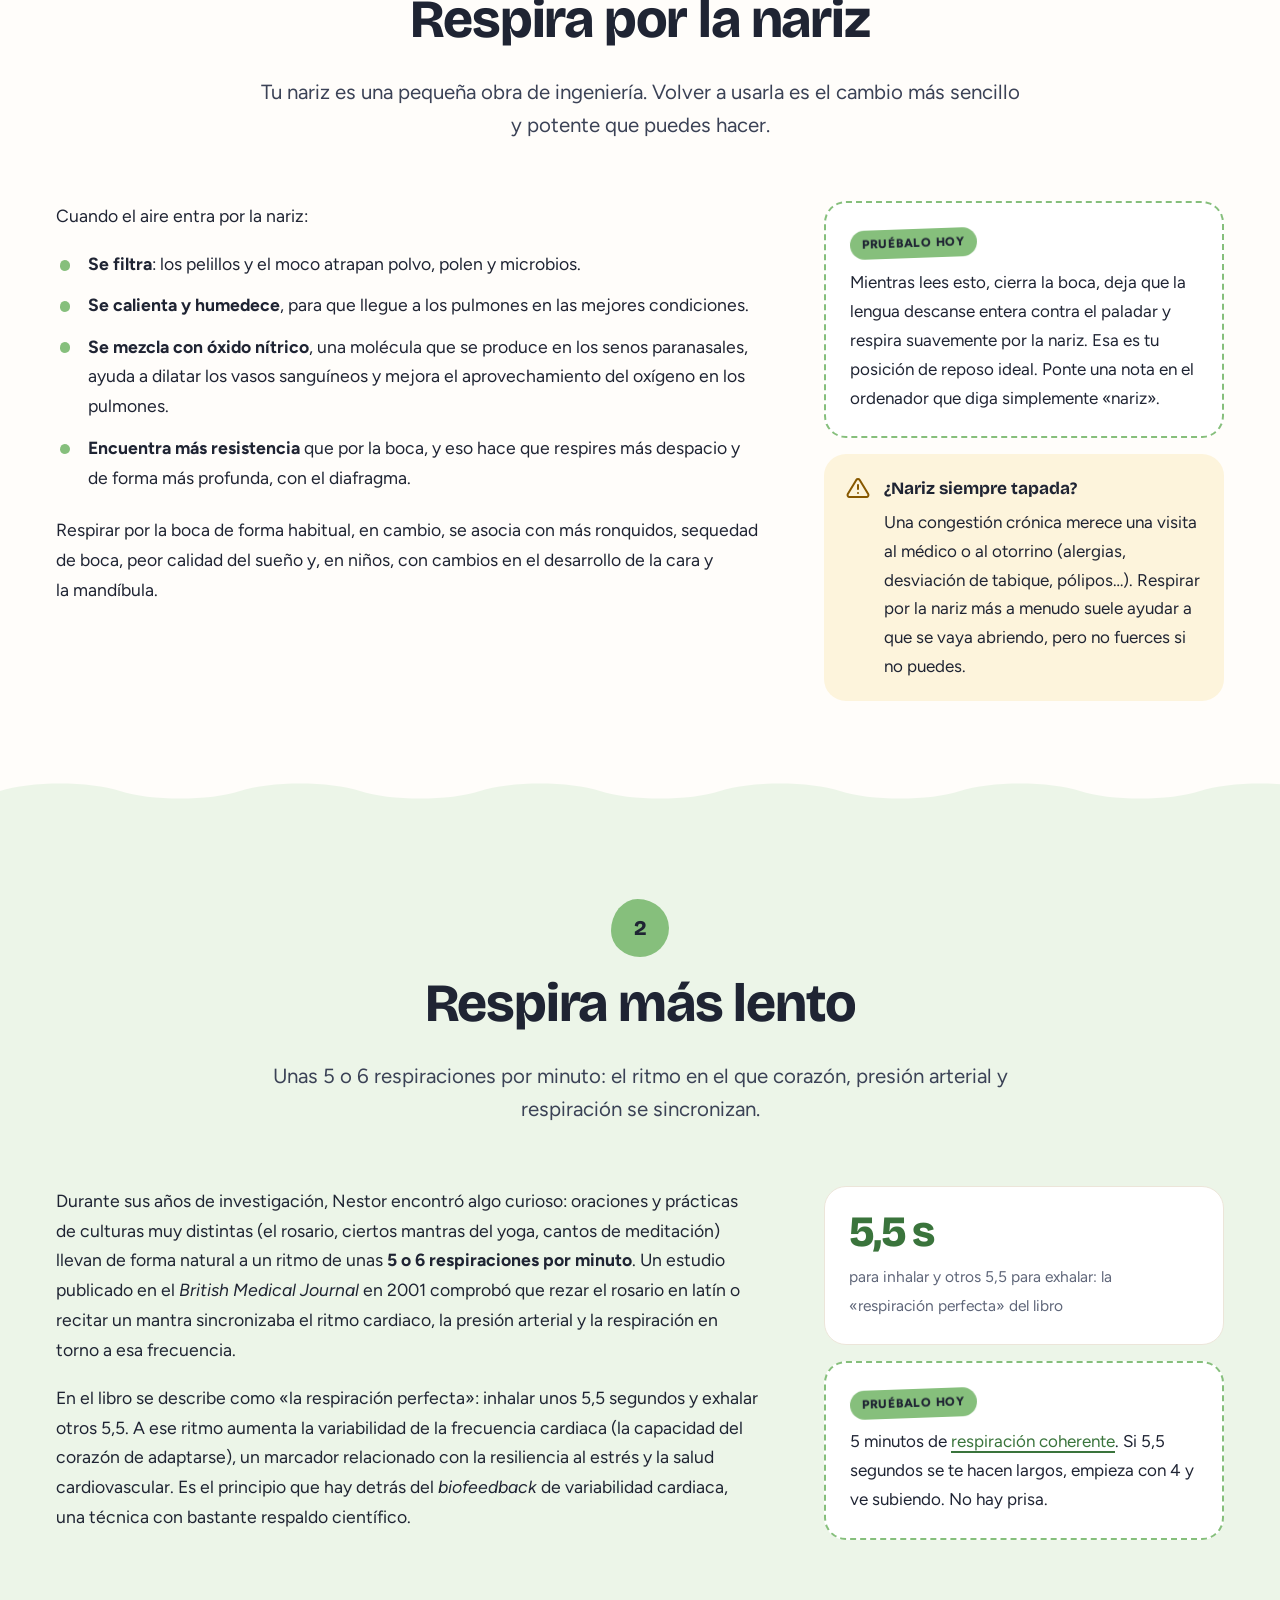
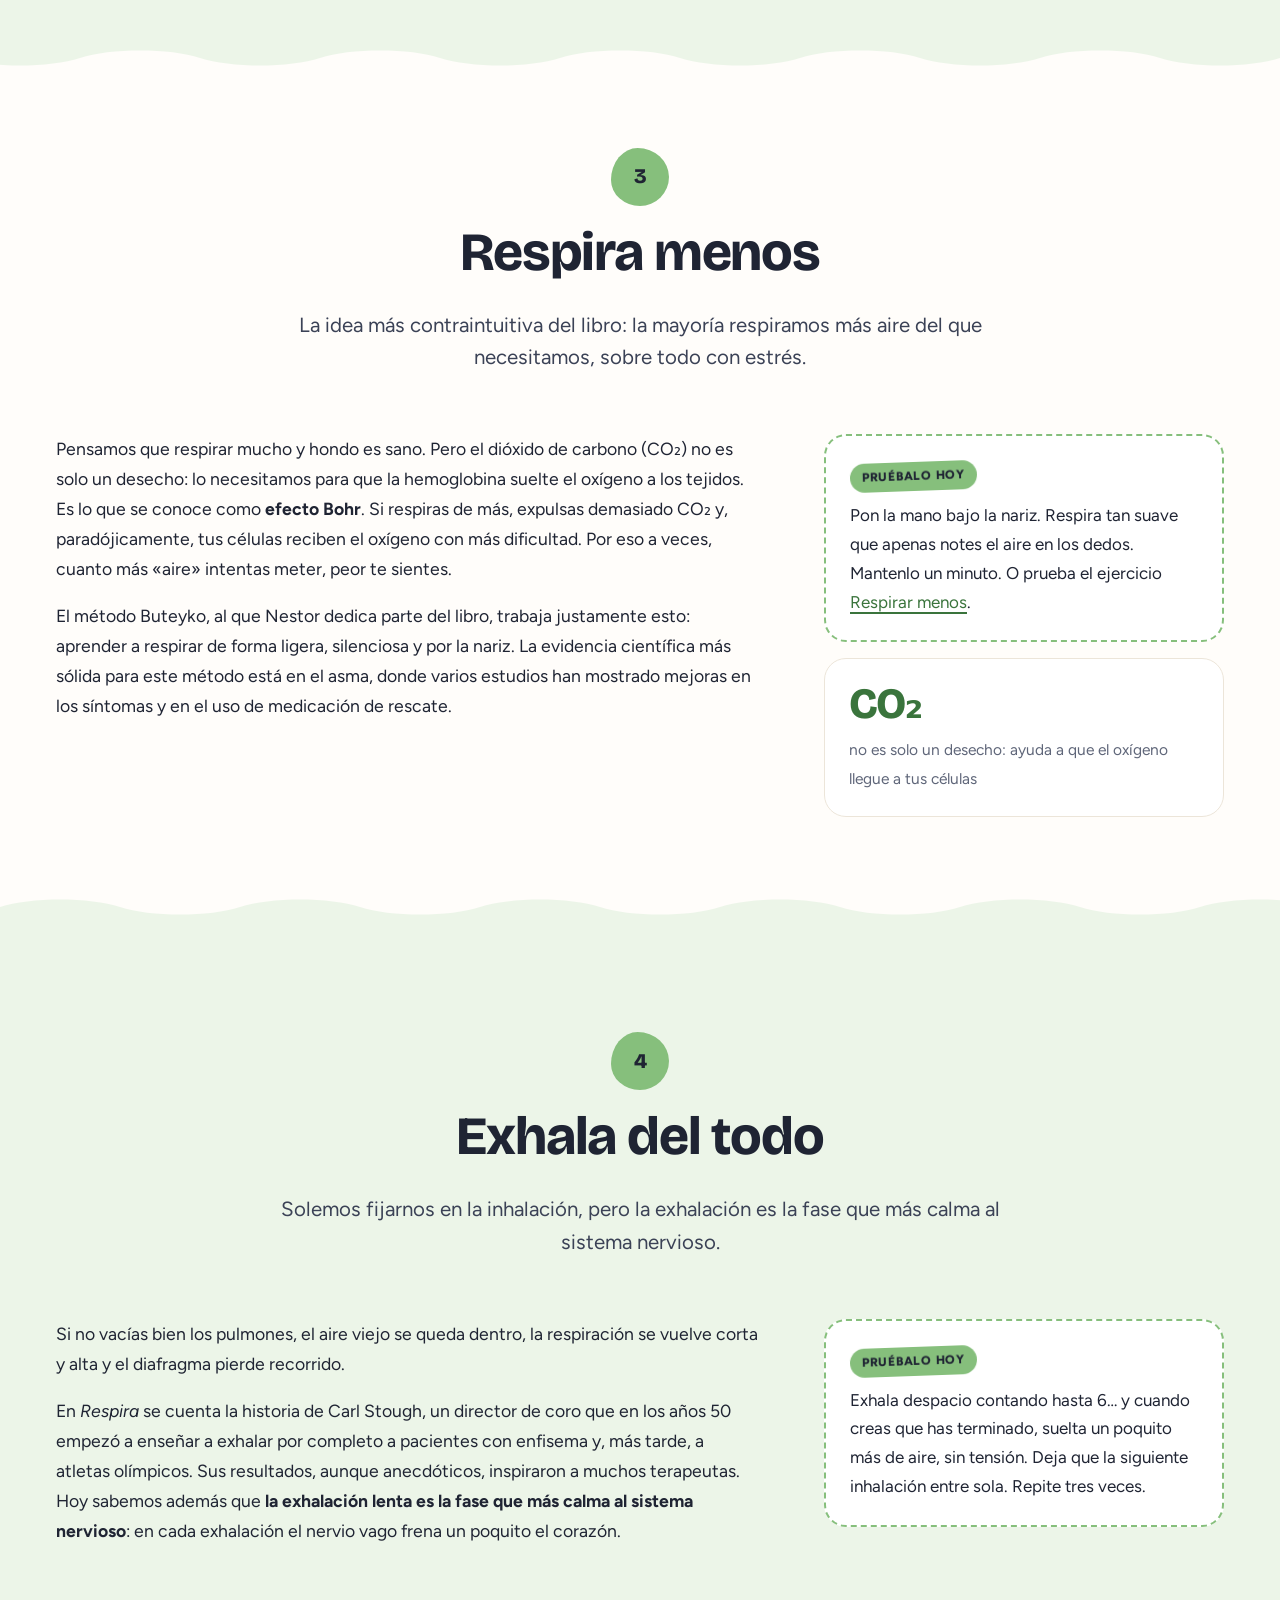
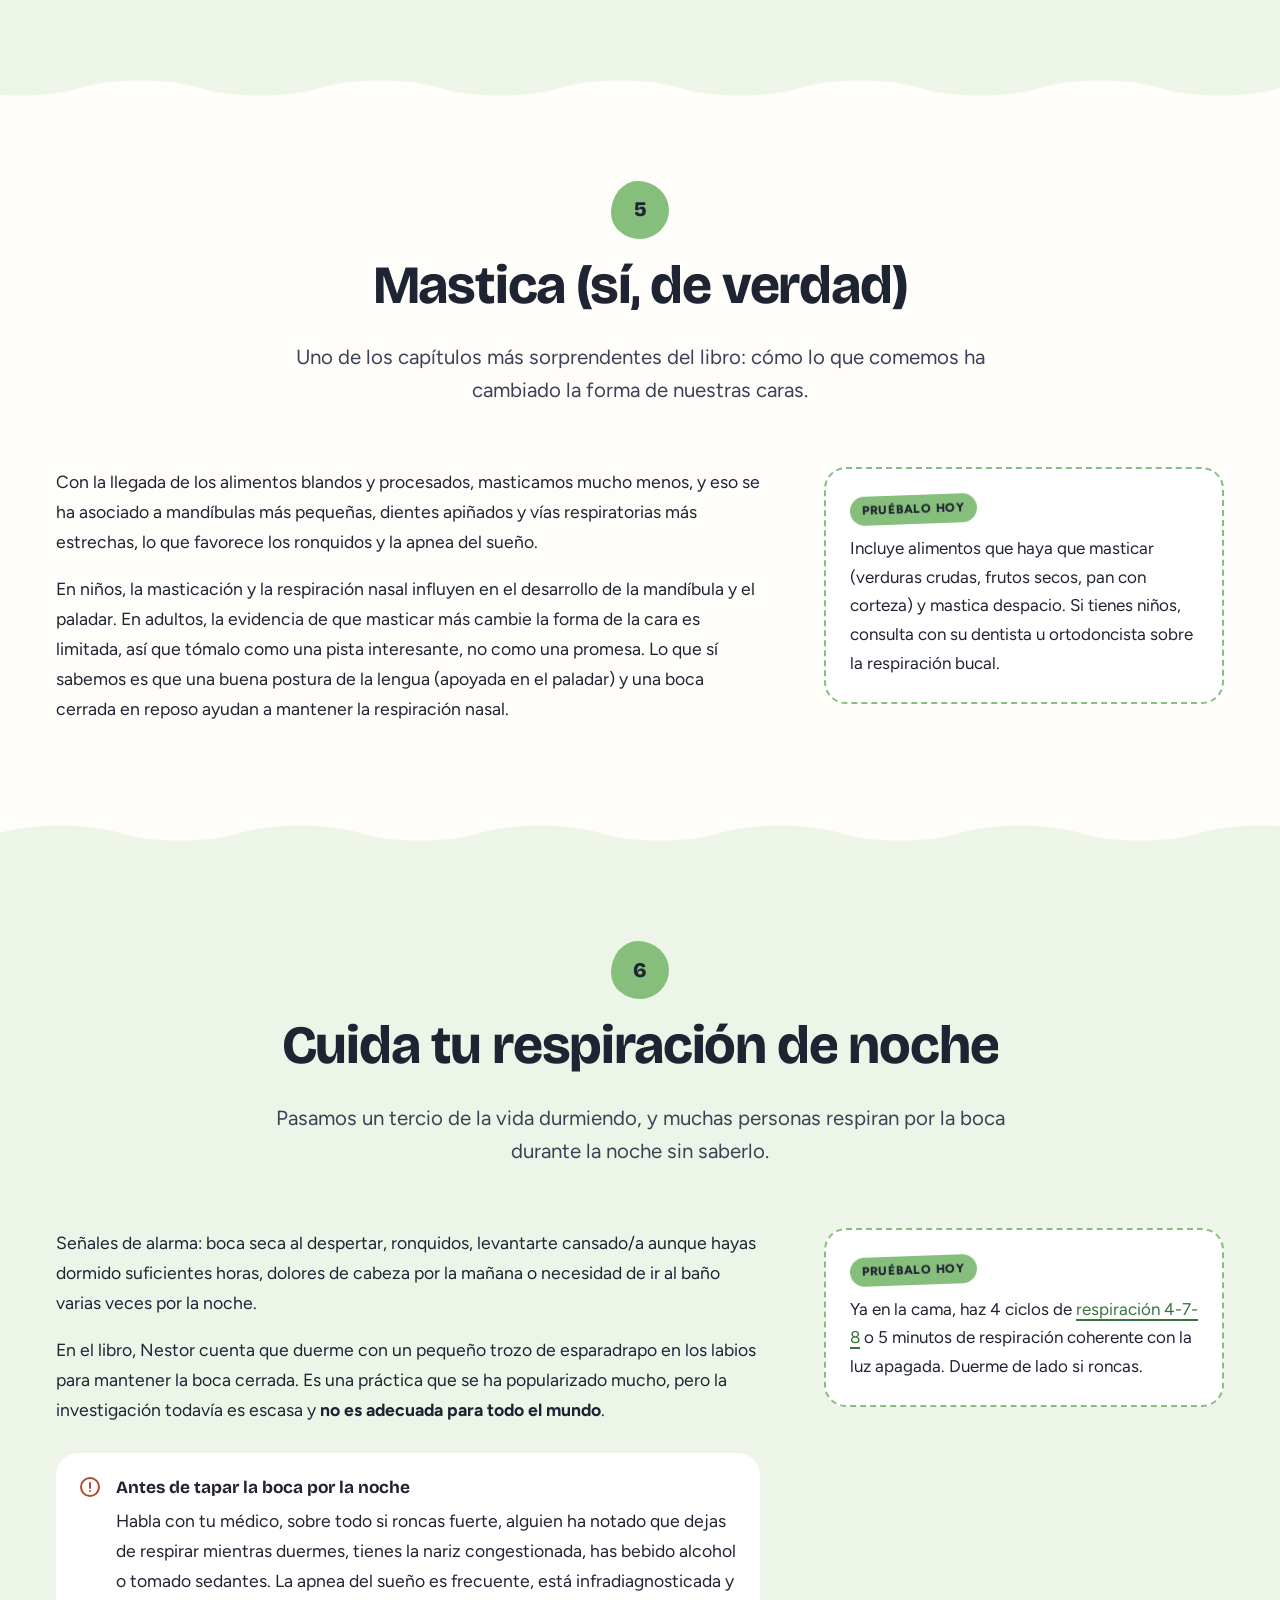
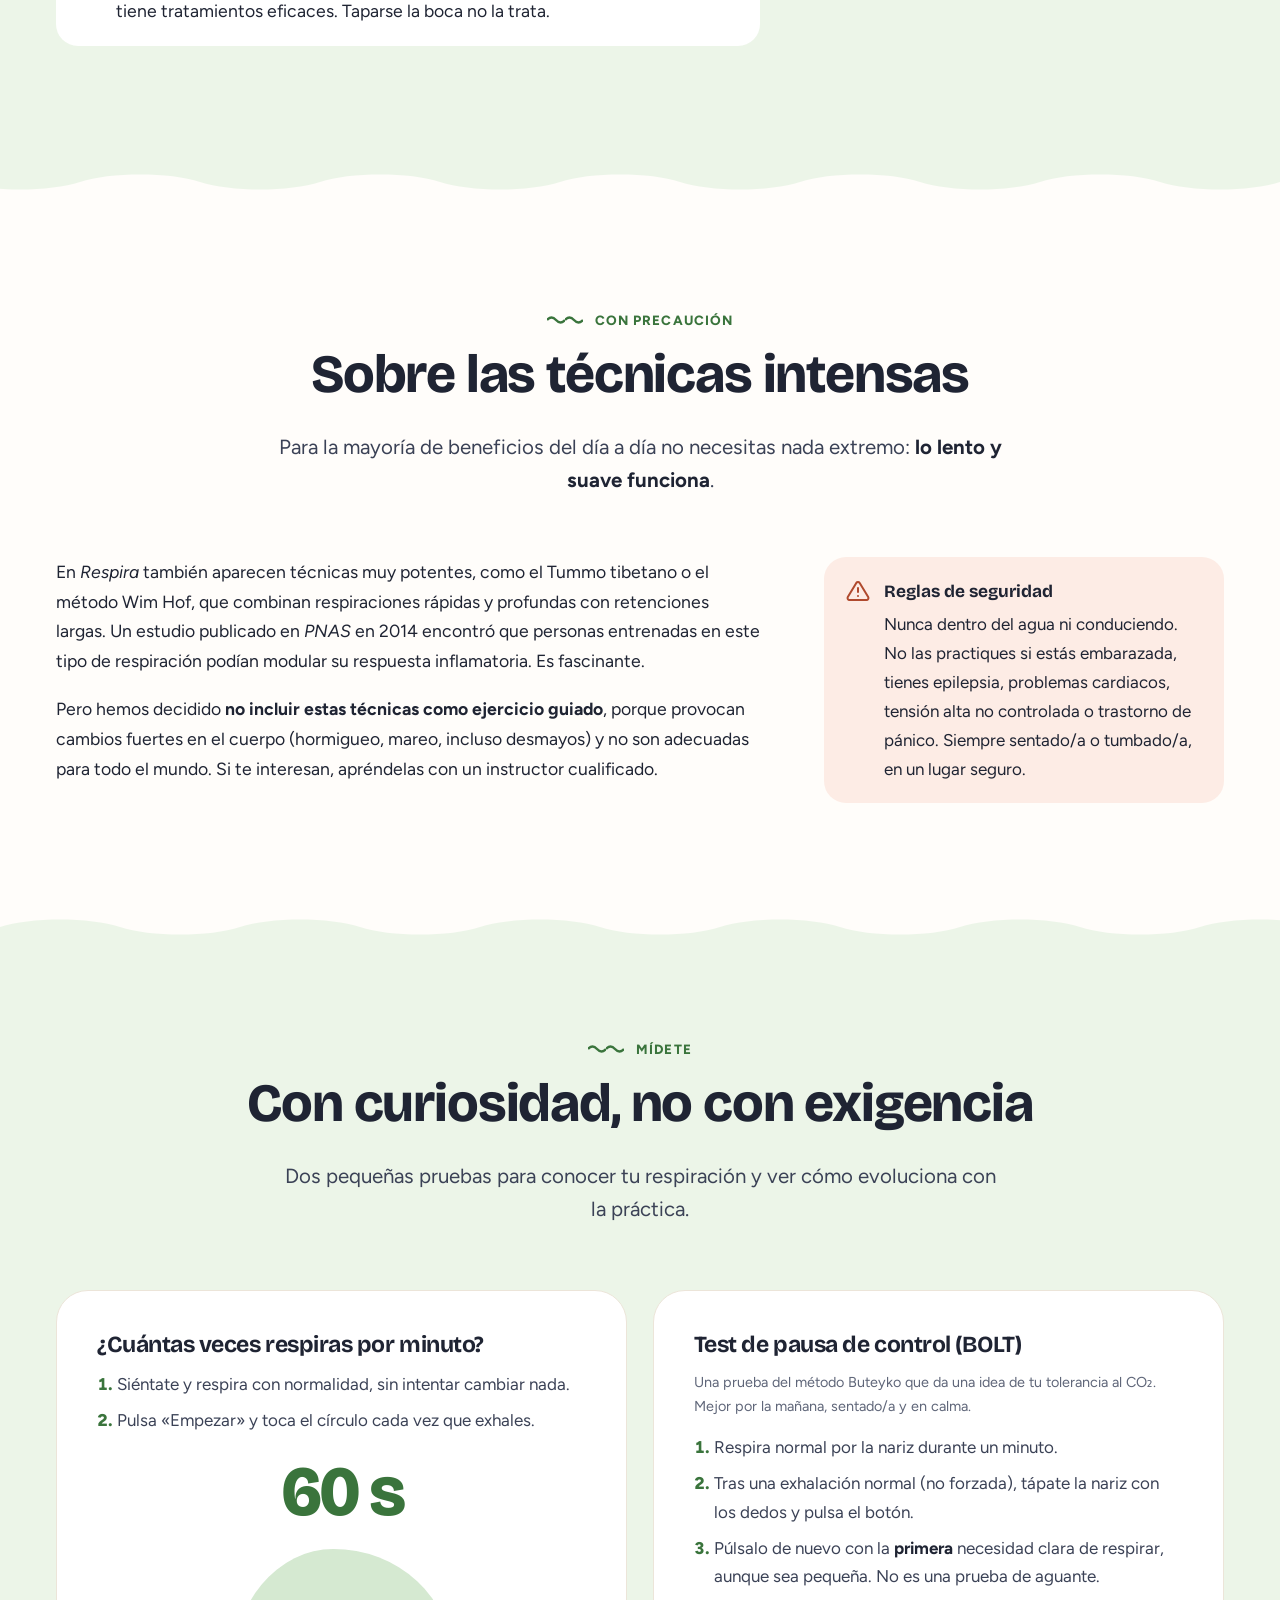
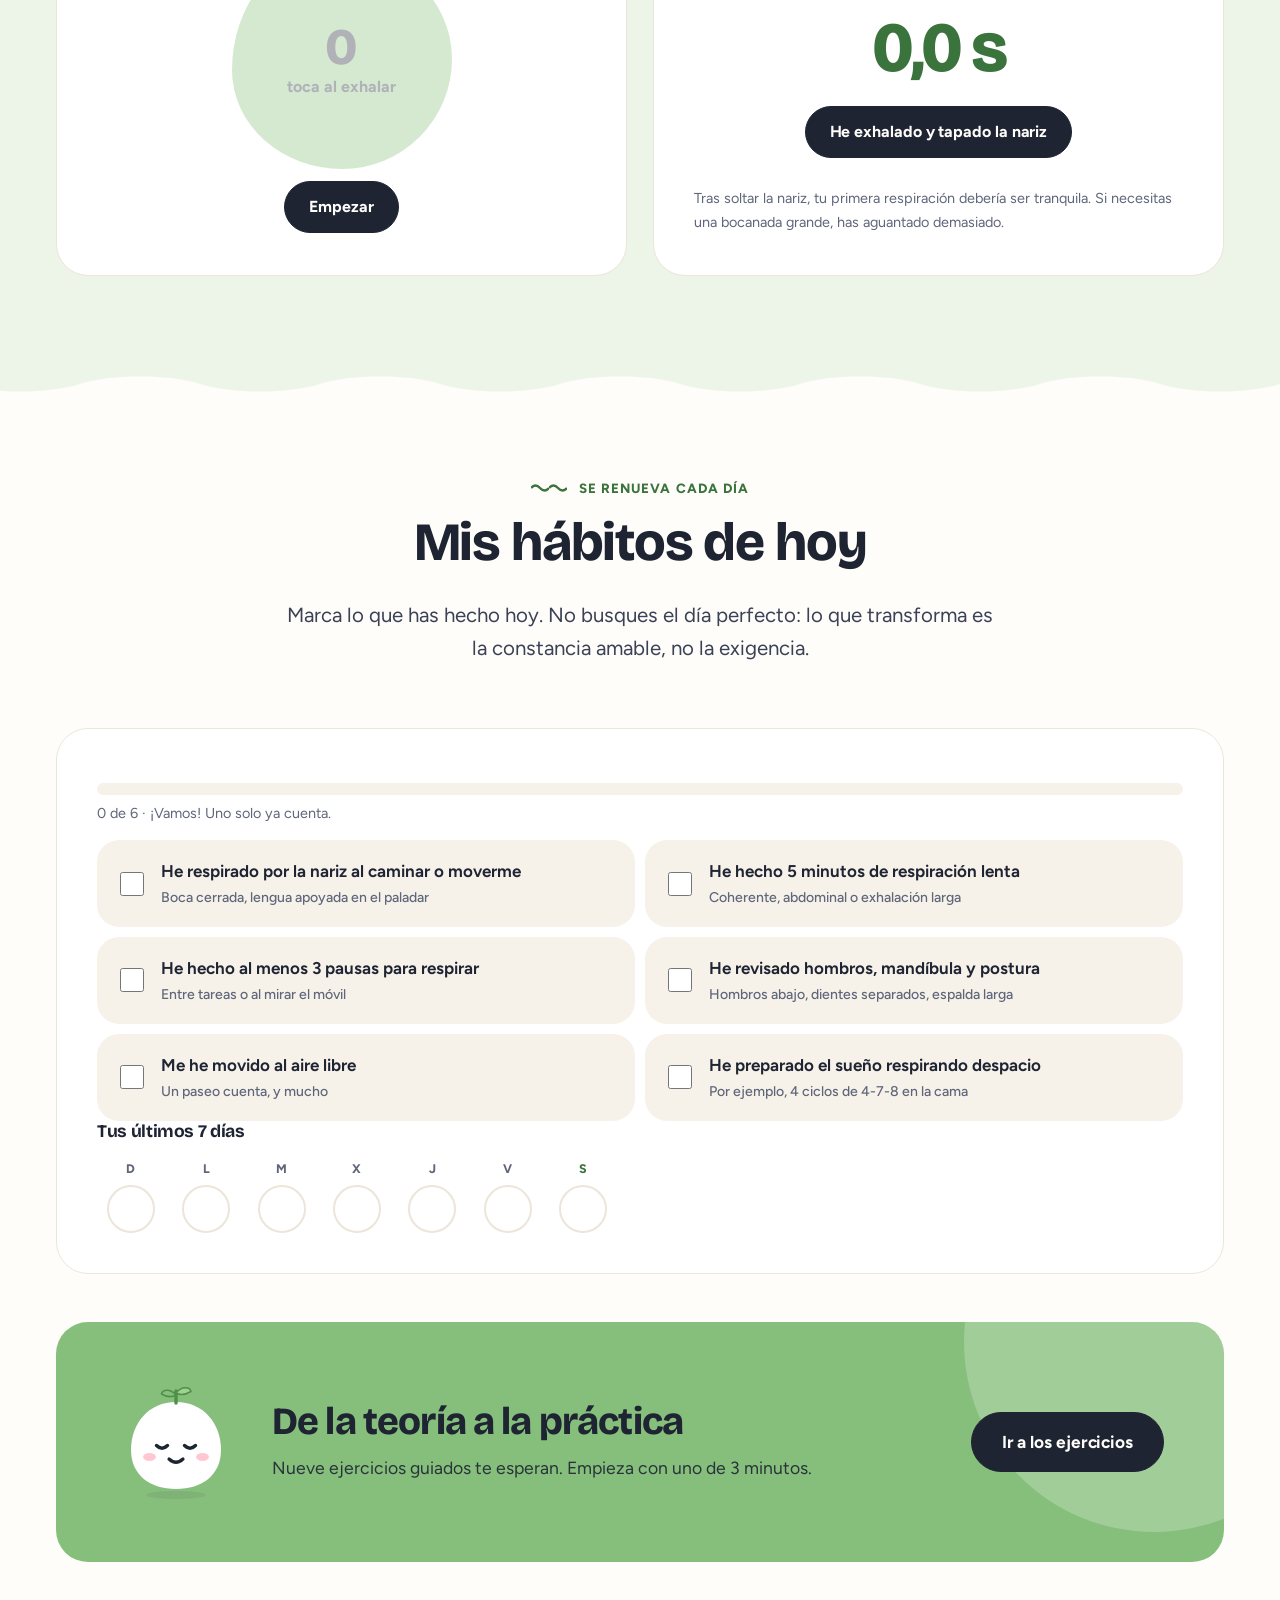
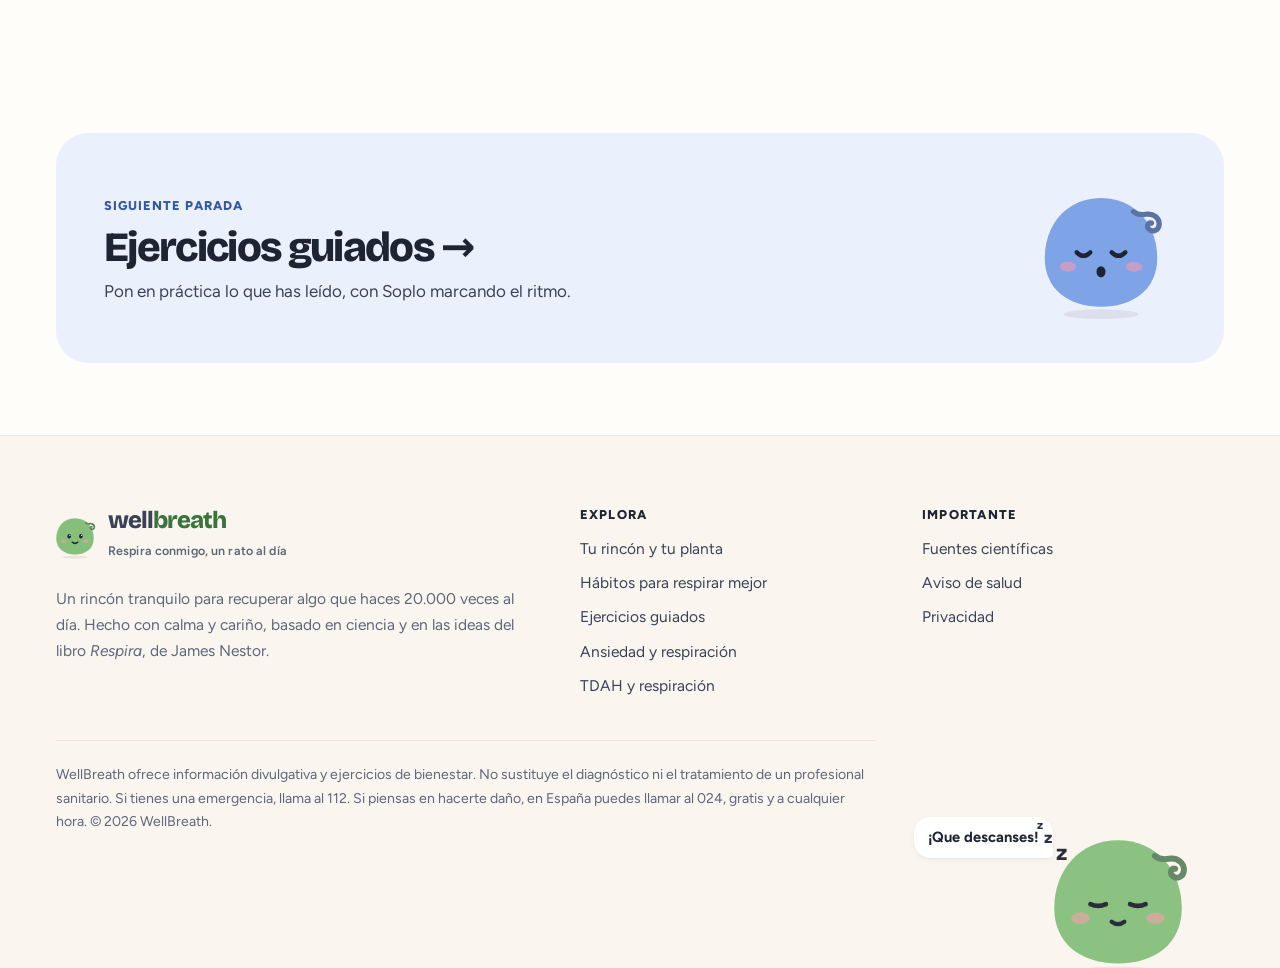
<file: habitos.html>
<!doctype html>
<html lang="es">
<head>
  <meta charset="utf-8">
  <meta name="viewport" content="width=device-width, initial-scale=1, viewport-fit=cover">
  <meta name="theme-color" content="#fffdfa">
  <link rel="icon" href="img/favicon.svg" type="image/svg+xml">
  <link rel="manifest" href="manifest.webmanifest">
  <link rel="preload" href="fonts/BricolageGrotesque-normal-latin.woff2" as="font" type="font/woff2" crossorigin>
  <link rel="preload" href="fonts/Figtree-normal-latin.woff2" as="font" type="font/woff2" crossorigin>
  <link rel="stylesheet" href="css/fonts.css">
  <link rel="stylesheet" href="css/styles.css">
  <script>
    (function () {
      document.documentElement.classList.add('no-js');
      try { var t = localStorage.getItem('wb-theme'); if (t) document.documentElement.dataset.theme = t; } catch (e) {}
    })();
  </script>
  <title>Hábitos para respirar mejor · WellBreath</title>
  <meta name="description" content="Las claves del libro Respira de James Nestor explicadas con cariño y respaldadas por la ciencia: nariz, ritmo lento, respirar menos, exhalar, masticar y dormir mejor. Con test y registro de hábitos.">
</head>
<body class="theme-leaf has-chapters">
  <svg width="0" height="0" style="position:absolute" aria-hidden="true" focusable="false"><symbol id="i-clock" viewBox="0 0 24 24"><circle cx="12" cy="12" r="9"/><path d="M12 7v5l3 2"/></symbol><symbol id="i-nose" viewBox="0 0 24 24"><path d="M13.5 3c-.4 4.2-3.2 7.6-5.3 10.6-.9 1.3-.2 3 1.3 3.3l3.8.8"/><path d="M10.4 20c1.2.7 2.8.6 3.9-.4"/><path d="M15.8 9.5c1.6 1.2 2.6 3 2.7 5"/></symbol><symbol id="i-pause" viewBox="0 0 24 24"><rect x="6" y="5" width="4" height="14" rx="1.5"/><rect x="14" y="5" width="4" height="14" rx="1.5"/></symbol><symbol id="i-walk" viewBox="0 0 24 24"><circle cx="13" cy="4.5" r="2"/><path d="M10 21l2.5-6.5 3 3V21M8 12.5l2.5-4.5 3.5 1 2 3.5 3 1"/><path d="M7 21l2.8-5.5"/></symbol><symbol id="i-coffee" viewBox="0 0 24 24"><path d="M4 9h12v4.5A5.5 5.5 0 0 1 10.5 19h-1A5.5 5.5 0 0 1 4 13.5Z"/><path d="M16 11h1.5a2.5 2.5 0 0 1 0 5H16M8 3.5c0 1 1 1.2 1 2.2S8 7 8 8M12 3.5c0 1 1 1.2 1 2.2S12 7 12 8"/></symbol><symbol id="i-moon" viewBox="0 0 24 24"><path d="M20 14.5A8.2 8.2 0 1 1 9.5 4a6.6 6.6 0 0 0 10.5 10.5Z"/></symbol><symbol id="i-chat" viewBox="0 0 24 24"><path d="M21 12a8.5 8.5 0 0 1-12.3 7.6L4 20.5l1.2-4.4A8.5 8.5 0 1 1 21 12Z"/><path d="M8.5 12h.01M12 12h.01M15.5 12h.01"/></symbol><symbol id="i-eye" viewBox="0 0 24 24"><path d="M2.5 12S6 5.5 12 5.5 21.5 12 21.5 12 18 18.5 12 18.5 2.5 12 2.5 12Z"/><circle cx="12" cy="12" r="3"/></symbol><symbol id="i-hand" viewBox="0 0 24 24"><path d="M8 11V5.5a1.5 1.5 0 0 1 3 0V10m0-.5V4a1.5 1.5 0 0 1 3 0v6m0-.5V5.5a1.5 1.5 0 0 1 3 0V11m0-1V8.5a1.5 1.5 0 0 1 3 0V14a7 7 0 0 1-7 7h-1.2a6 6 0 0 1-4.9-2.6L4 15a1.5 1.5 0 0 1 2.4-1.8L8 15"/></symbol><symbol id="i-repeat" viewBox="0 0 24 24"><path d="M17 2.5l3 3-3 3"/><path d="M4 11.5V10a4.5 4.5 0 0 1 4.5-4.5H20M7 21.5l-3-3 3-3"/><path d="M20 12.5V14a4.5 4.5 0 0 1-4.5 4.5H4"/></symbol><symbol id="i-sparkle" viewBox="0 0 24 24"><path d="M11 3l1.9 5.6L18.5 10.5l-5.6 1.9L11 18l-1.9-5.6L3.5 10.5l5.6-1.9Z"/><path d="M18.5 15.5l.8 2.2 2.2.8-2.2.8-.8 2.2-.8-2.2-2.2-.8 2.2-.8Z"/></symbol><symbol id="i-clip" viewBox="0 0 24 24"><path d="M20.5 11.5l-8.2 8.2a5 5 0 0 1-7.1-7.1l8.6-8.6a3.4 3.4 0 0 1 4.8 4.8l-8.4 8.4a1.8 1.8 0 0 1-2.6-2.6L15 7.2"/></symbol><symbol id="i-light" viewBox="0 0 24 24"><rect x="7" y="2.5" width="10" height="19" rx="3.5"/><circle cx="12" cy="7.5" r="1.6"/><circle cx="12" cy="12" r="1.6"/><circle cx="12" cy="16.5" r="1.6"/></symbol><symbol id="i-phone" viewBox="0 0 24 24"><rect x="6.5" y="2.5" width="11" height="19" rx="2.8"/><path d="M11 18.2h2"/></symbol><symbol id="i-sun" viewBox="0 0 24 24"><circle cx="12" cy="12" r="4"/><path d="M12 2.5v2M12 19.5v2M4.6 4.6 6 6M18 18l1.4 1.4M2.5 12h2M19.5 12h2M4.6 19.4 6 18M18 6l1.4-1.4"/></symbol><symbol id="i-laptop" viewBox="0 0 24 24"><rect x="4" y="5" width="16" height="10.5" rx="1.8"/><path d="M2 19.5h20"/></symbol><symbol id="i-home" viewBox="0 0 24 24"><path d="M3.5 11 12 4.5l8.5 6.5v8.2a1.3 1.3 0 0 1-1.3 1.3H15v-6H9v6H4.8a1.3 1.3 0 0 1-1.3-1.3Z"/></symbol><symbol id="i-sprout" viewBox="0 0 24 24"><path d="M12 21v-8.5"/><path d="M12 12.5C12 8 8.6 5.5 4 5.5c0 4.3 3.3 7 8 7Z"/><path d="M12 10.5c0-4 3-7 8-7 0 4.3-3.2 7-8 7Z"/></symbol><symbol id="i-heart" viewBox="0 0 24 24"><path d="M12 20s-7.2-4.5-9.1-9C1.5 7.7 3.6 4.5 7 4.5c2 0 3.6 1.2 5 3 1.4-1.8 3-3 5-3 3.4 0 5.5 3.2 4.1 6.5C19.2 15.5 12 20 12 20Z"/></symbol><symbol id="i-wind" viewBox="0 0 24 24"><path d="M3 8.5h11a3 3 0 1 0-3-3M3 12.5h15a3 3 0 1 1-3 3M3 16.5h7"/></symbol><symbol id="i-snail" viewBox="0 0 24 24"><path d="M3 18.5h12.5a5.5 5.5 0 1 0-5.5-5.5 2.8 2.8 0 0 0 5.6 0"/><path d="M3 18.5c.2-2 1.2-3.3 2.6-3.8M18.6 9.6l1.6-3.6M16.4 8.6l-.4-3.8"/></symbol><symbol id="i-feather" viewBox="0 0 24 24"><path d="M20.5 3.5C13 3.5 7.5 8 7 15l-3 5.5"/><path d="M7.4 14.5c3.6.2 8-1.4 10-6M11 10.5h6.2"/></symbol><symbol id="i-apple" viewBox="0 0 24 24"><path d="M12 7.5c-1-1.6-2.8-2.4-4.8-1.8C4 6.7 3.8 10.6 4.8 13.6c1 3.2 3 6.9 5.2 6.9 1 0 1.3-.5 2-.5s1 .5 2 .5c2.2 0 4.2-3.7 5.2-6.9 1-3 .8-6.9-2.4-7.9-2-.6-3.8.2-4.8 1.8Z"/><path d="M12 7.5c0-2 .9-3.6 2.8-4.3"/></symbol><symbol id="i-book" viewBox="0 0 24 24"><path d="M4.5 5.5A2.5 2.5 0 0 1 7 3h12.5v15.5H7a2.5 2.5 0 0 0-2.5 2.5Z"/><path d="M4.5 21A2.5 2.5 0 0 1 7 18.5h12.5"/></symbol><symbol id="i-shield" viewBox="0 0 24 24"><path d="M12 3l8 3v6c0 4.8-3.4 8-8 9-4.6-1-8-4.2-8-9V6Z"/><path d="M8.8 12l2.2 2.2 4.4-4.4"/></symbol><symbol id="i-lock" viewBox="0 0 24 24"><rect x="5" y="10.5" width="14" height="10.5" rx="2.4"/><path d="M8 10.5V8a4 4 0 0 1 8 0v2.5"/></symbol><symbol id="i-arrow" viewBox="0 0 24 24"><path d="M5 12h14M13 6l6 6-6 6"/></symbol><symbol id="i-check" viewBox="0 0 24 24"><path d="M5 12.5l4.5 4.5L19 7.5"/></symbol><symbol id="i-bulb" viewBox="0 0 24 24"><path d="M9 18h6M10 21h4M12 3a6 6 0 0 0-4 10.5c.8.8 1 1.6 1 2.5h6c0-.9.2-1.7 1-2.5A6 6 0 0 0 12 3Z"/></symbol><symbol id="i-zap" viewBox="0 0 24 24"><path d="M13 2.5 4.5 14h7l-1 7.5L19 10h-7l1-7.5Z"/></symbol><symbol id="i-target" viewBox="0 0 24 24"><circle cx="12" cy="12" r="9"/><circle cx="12" cy="12" r="5"/><circle cx="12" cy="12" r="1.2"/></symbol><symbol id="i-lungs" viewBox="0 0 24 24"><path d="M12 3.5V12m0 0c-1 1-2.7 1.4-4 1m4-1c1 1 2.7 1.4 4 1"/><path d="M8.5 7C5.4 7 3.5 11 3.5 15c0 3 1.2 5 3.2 5 2.6 0 3.8-2 3.8-5V9"/><path d="M15.5 7c3.1 0 5 4 5 8 0 3-1.2 5-3.2 5-2.6 0-3.8-2-3.8-5V9"/></symbol><symbol id="i-calendar" viewBox="0 0 24 24"><rect x="3.5" y="5" width="17" height="15.5" rx="2.5"/><path d="M3.5 10h17M8 3v4M16 3v4"/></symbol><symbol id="i-smile" viewBox="0 0 24 24"><circle cx="12" cy="12" r="9"/><path d="M8.5 14.5c1 1.2 2.2 1.8 3.5 1.8s2.5-.6 3.5-1.8M9 9.5h.01M15 9.5h.01"/></symbol><symbol id="i-pot" viewBox="0 0 24 24"><path d="M6 12h12l-1.5 8.5H7.5Z"/><path d="M5 9.5h14V12H5zM12 9.5V6m0 0c0-2-1.6-3.2-3.5-3.2 0 1.9 1.5 3.2 3.5 3.2Zm0 0c0-2 1.6-3.2 3.5-3.2 0 1.9-1.5 3.2-3.5 3.2Z"/></symbol></svg>
  <a class="skip-link" href="#main">Saltar al contenido</a>
  <header class="site-header">
    <div class="container header-inner">
      <a class="brand" href="index.html" aria-label="WellBreath, inicio">
        <span class="brand-mark" data-track-eyes><svg class="soplo" viewBox="0 0 120 120" aria-hidden="true" focusable="false"><g class="soplo-figure"><ellipse class="soplo-shadow" cx="60" cy="113" rx="30" ry="4"/><circle class="soplo-ball" cx="60" cy="64" r="44"/><path class="soplo-body" d="M60 20C87 20 105 41 105 68C105 93 86 107 60 107C34 107 15 93 15 68C15 41 33 20 60 20Z"/><path class="soplo-wisp" d="M96 33c6-1 11 3 10.5 8.5c-.4 4.6-5.6 6.4-8.4 3.2c-1.9-2.2-.2-5.3 2.3-4.6M96 33c-4 .7-7.5 0-10-2"/><g class="soplo-face"><g class="cheeks" fill="#ff9aad"><ellipse cx="33.5" cy="75" rx="6.5" ry="4"/><ellipse cx="86.5" cy="75" rx="6.5" ry="4"/></g><g class="soplo-eyes"><g class="e-open"><ellipse cx="46" cy="63" rx="4.3" ry="5.6" fill="#1f2433"/><ellipse cx="74" cy="63" rx="4.3" ry="5.6" fill="#1f2433"/><circle cx="47.6" cy="60.8" r="1.4" fill="#fff"/><circle cx="75.6" cy="60.8" r="1.4" fill="#fff"/></g></g><path class="m-smile" d="M53 77Q60 83.5 67 77" fill="none" stroke="#1f2433" stroke-width="3.2" stroke-linecap="round"/></g></g></svg></span>
        <span><span class="brand-name">well<span>breath</span></span><span class="brand-tag">Respira conmigo, un rato al día</span></span>
      </a>
      <nav class="main-nav" id="main-nav" aria-label="Principal">
        <ul>
          <li><a class="c-coral" href="index.html"><span class="nav-dot" aria-hidden="true"></span><span class="nav-soplo" data-soplo="hello" data-color="coral" aria-hidden="true"></span>Inicio</a></li>
          <li><a class="c-leaf" href="habitos.html" aria-current="page"><span class="nav-dot" aria-hidden="true"></span><span class="nav-soplo" data-soplo="calm" data-color="leaf" data-acc="sprout" aria-hidden="true"></span>Hábitos</a></li>
          <li><a class="c-sky" href="ejercicios.html"><span class="nav-dot" aria-hidden="true"></span><span class="nav-soplo" data-soplo="blow" data-color="sky" aria-hidden="true"></span>Ejercicios</a></li>
          <li><a class="c-lilac" href="ansiedad.html"><span class="nav-dot" aria-hidden="true"></span><span class="nav-soplo" data-soplo="calm" data-color="lilac" data-acc="heart" aria-hidden="true"></span>Ansiedad</a></li>
          <li><a class="c-honey" href="tdah.html"><span class="nav-dot" aria-hidden="true"></span><span class="nav-soplo" data-soplo="focused" data-color="honey" data-acc="spark" aria-hidden="true"></span>TDAH</a></li>
          <li><a class="c-slate" href="fuentes.html"><span class="nav-dot" aria-hidden="true"></span><span class="nav-soplo" data-soplo="calm" data-color="slate" data-acc="glasses" aria-hidden="true"></span>Fuentes</a></li>
        </ul>
      </nav>
      <a class="nook-pill" href="index.html#rincon" aria-label="Tu rincón: tu planta y tu racha de días">
        <svg class="ico" aria-hidden="true"><use href="#i-sprout"/></svg><span data-streak>0</span>
      </a>
      <button type="button" class="icon-btn theme-toggle" aria-label="Cambiar tema claro u oscuro">
        <svg class="icon-moon" viewBox="0 0 24 24" fill="none" stroke="currentColor" stroke-width="2" stroke-linecap="round" stroke-linejoin="round" aria-hidden="true"><path d="M21 12.8A9 9 0 1 1 11.2 3a7 7 0 0 0 9.8 9.8Z"/></svg>
        <svg class="icon-sun" viewBox="0 0 24 24" fill="none" stroke="currentColor" stroke-width="2" stroke-linecap="round" aria-hidden="true"><circle cx="12" cy="12" r="4.5"/><path d="M12 2v2m0 16v2M4.9 4.9l1.4 1.4m11.4 11.4 1.4 1.4M2 12h2m16 0h2M4.9 19.1l1.4-1.4M17.7 6.3l1.4-1.4"/></svg>
      </button>
      <button type="button" class="icon-btn nav-toggle" aria-controls="main-nav" aria-expanded="false" aria-label="Abrir menú">
        <span class="bars" aria-hidden="true"><span></span><span></span><span></span></span>
      </button>
    </div>
    <span class="scroll-progress" aria-hidden="true"></span>
  </header>

  <nav class="chapter-nav" aria-label="Capítulos de la página">
    <ol>
      <li><a href="#test">¿Cómo respiras?</a></li>
      <li><a href="#historia">La historia</a></li>
      <li><a href="#nariz">1 · Nariz</a></li>
      <li><a href="#lento">2 · Lento</a></li>
      <li><a href="#menos">3 · Menos</a></li>
      <li><a href="#exhala">4 · Exhala</a></li>
      <li><a href="#mastica">5 · Mastica</a></li>
      <li><a href="#noche">6 · De noche</a></li>
      <li><a href="#intensas">Técnicas intensas</a></li>
      <li><a href="#herramientas">Mídete</a></li>
      <li><a href="#registro">Mis hábitos</a></li>
    </ol>
  </nav>

  <main id="main">
    <section class="screen tint page-hero">
      <div class="container hero-grid">
        <div class="stagger">
          <span class="kicker">Hábitos</span>
          <h1>Respirar mejor, cada día</h1>
          <p class="lead">No se trata de añadir otra obligación a tu lista. Se trata de recuperar, poco a poco, la forma de respirar con la que naciste. Aquí tienes las claves del libro <em>Respira</em>, lo que dice la ciencia de cada una y pequeños gestos para empezar hoy.</p>
          <div class="btn-row mt-2">
            <a class="btn btn-lg" href="#test">Hacer el test (2 min)</a>
            <a class="btn btn-ghost btn-lg" href="#nariz">Ir a las claves</a>
          </div>
        </div>
        <div class="hero-mascot reveal" aria-hidden="true">
          <span class="ring r1"></span><span class="ring r2"></span><span class="disc"></span>
          <div class="orbit"><span class="c-coral"></span><span class="c-sky"></span><span class="c-honey"></span></div>
          <div class="mascot" data-soplo="hello" data-color="leaf" data-acc="sprout" data-track-eyes></div>
        </div>
      </div>
    </section>

    <!-- Test -->
    <section class="screen" id="test">
      <div class="container">
        <div class="section-head reveal">
          <span class="kicker">2 minutos</span>
          <h2 data-split>¿Cómo respiras ahora?</h2>
          <p class="lead">Antes de cambiar nada, conviene saber de dónde partes. Responde con sinceridad: nadie te va a juzgar y los resultados no salen de tu pantalla.</p>
        </div>
        <div class="tool reveal" data-tool="quiz">
          <form>
            <div class="js-quiz-questions"></div>
            <div class="center mt-2"><button type="submit" class="btn btn-lg">Ver mis recomendaciones</button></div>
          </form>
          <div class="tool-result js-quiz-result" aria-live="polite"></div>
        </div>
      </div>
    </section>

    <!-- Historia -->
    <section class="screen alt" id="historia">
      <div class="container">
        <div class="chapter-head reveal">
          <span class="kicker">El origen</span>
          <h2 data-split>La historia detrás de <em>Respira</em></h2>
          <p class="lead">Un periodista cansado, una clase de respiración y una investigación de años que acabó convertida en libro.</p>
        </div>
        <div class="chapter-body">
          <div class="prose reveal">
            <p>James Nestor no era un experto en respiración. Era un periodista con neumonías recurrentes, bronquitis y la sensación de estar siempre algo cansado. Un médico le sugirió que probara a hacer una clase de respiración, y aquella clase le cambió la vida. Así empezó una investigación de años que acabó convertida en el libro <em>Respira: la nueva ciencia de un arte olvidado</em>.</p>
            <p>Uno de los momentos más llamativos del libro es un experimento consigo mismo. Junto al especialista en respiración Anders Olsson, y bajo la supervisión de un rinólogo de la Universidad de Stanford, se tapó la nariz durante diez días para respirar únicamente por la boca. Los resultados fueron claros: <strong>su tensión arterial subió, sus ronquidos se dispararon, empezó a tener episodios de apnea del sueño y se sentía agotado y ansioso</strong>. Cuando volvió a respirar por la nariz, la mayoría de esas medidas mejoraron en pocos días.</p>
            <p>Es un experimento de dos personas, no un ensayo clínico. Pero ilustra muy bien algo que la ciencia lleva décadas observando: la forma en que respiramos influye en el sueño, el estado de ánimo, la presión arterial y hasta en la forma de nuestra cara.</p>
          </div>
          <aside class="chapter-aside reveal" style="--d:.15s">
            <div class="fact"><b>10 días</b><span>respirando solo por la boca en el experimento de Stanford</span></div>
            <div class="callout ok">
              <svg viewBox="0 0 24 24" fill="none" stroke="currentColor" stroke-width="2" stroke-linecap="round" aria-hidden="true"><circle cx="12" cy="12" r="9"/><path d="M12 8h.01M11 12h1v4h1"/></svg>
              <p><strong>Una nota honesta</strong>Algunas ideas del libro están muy bien respaldadas por la investigación (respirar por la nariz, respirar lento, alargar la exhalación). Otras son prometedoras pero aún tienen poca evidencia. Te lo indicamos en cada caso.</p>
            </div>
          </aside>
        </div>
      </div>
    </section>

    <!-- 1 Nariz -->
    <section class="screen" id="nariz">
      <div class="container">
        <div class="chapter-head reveal">
          <span class="chapter-num">1</span>
          <h2 data-split>Respira por la nariz</h2>
          <p class="lead">Tu nariz es una pequeña obra de ingeniería. Volver a usarla es el cambio más sencillo y potente que puedes hacer.</p>
        </div>
        <div class="chapter-body">
          <div class="prose reveal">
            <p>Cuando el aire entra por la nariz:</p>
            <ul>
              <li><strong>Se filtra</strong>: los pelillos y el moco atrapan polvo, polen y microbios.</li>
              <li><strong>Se calienta y humedece</strong>, para que llegue a los pulmones en las mejores condiciones.</li>
              <li><strong>Se mezcla con óxido nítrico</strong>, una molécula que se produce en los senos paranasales, ayuda a dilatar los vasos sanguíneos y mejora el aprovechamiento del oxígeno en los pulmones.</li>
              <li><strong>Encuentra más resistencia</strong> que por la boca, y eso hace que respires más despacio y de forma más profunda, con el diafragma.</li>
            </ul>
            <p>Respirar por la boca de forma habitual, en cambio, se asocia con más ronquidos, sequedad de boca, peor calidad del sueño y, en niños, con cambios en el desarrollo de la cara y la mandíbula.</p>
          </div>
          <aside class="chapter-aside reveal" style="--d:.15s">
            <div class="try-it"><p>Mientras lees esto, cierra la boca, deja que la lengua descanse entera contra el paladar y respira suavemente por la nariz. Esa es tu posición de reposo ideal. Ponte una nota en el ordenador que diga simplemente «nariz».</p></div>
            <div class="callout warn">
              <svg viewBox="0 0 24 24" fill="none" stroke="currentColor" stroke-width="2" stroke-linecap="round" aria-hidden="true"><path d="M12 9v4m0 4h.01M10.3 3.9 1.8 18a2 2 0 0 0 1.7 3h17a2 2 0 0 0 1.7-3L13.7 3.9a2 2 0 0 0-3.4 0Z"/></svg>
              <p><strong>¿Nariz siempre tapada?</strong>Una congestión crónica merece una visita al médico o al otorrino (alergias, desviación de tabique, pólipos…). Respirar por la nariz más a menudo suele ayudar a que se vaya abriendo, pero no fuerces si no puedes.</p>
            </div>
          </aside>
        </div>
      </div>
    </section>

    <!-- 2 Lento -->
    <section class="screen alt" id="lento">
      <div class="container">
        <div class="chapter-head reveal">
          <span class="chapter-num">2</span>
          <h2 data-split>Respira más lento</h2>
          <p class="lead">Unas 5 o 6 respiraciones por minuto: el ritmo en el que corazón, presión arterial y respiración se sincronizan.</p>
        </div>
        <div class="chapter-body">
          <div class="prose reveal">
            <p>Durante sus años de investigación, Nestor encontró algo curioso: oraciones y prácticas de culturas muy distintas (el rosario, ciertos mantras del yoga, cantos de meditación) llevan de forma natural a un ritmo de unas <strong>5 o 6 respiraciones por minuto</strong>. Un estudio publicado en el <em>British Medical Journal</em> en 2001 comprobó que rezar el rosario en latín o recitar un mantra sincronizaba el ritmo cardiaco, la presión arterial y la respiración en torno a esa frecuencia.</p>
            <p>En el libro se describe como «la respiración perfecta»: inhalar unos 5,5 segundos y exhalar otros 5,5. A ese ritmo aumenta la variabilidad de la frecuencia cardiaca (la capacidad del corazón de adaptarse), un marcador relacionado con la resiliencia al estrés y la salud cardiovascular. Es el principio que hay detrás del <em>biofeedback</em> de variabilidad cardiaca, una técnica con bastante respaldo científico.</p>
          </div>
          <aside class="chapter-aside reveal" style="--d:.15s">
            <div class="fact"><b>5,5 s</b><span>para inhalar y otros 5,5 para exhalar: la «respiración perfecta» del libro</span></div>
            <div class="try-it"><p>5 minutos de <a href="ejercicios.html#coherente">respiración coherente</a>. Si 5,5 segundos se te hacen largos, empieza con 4 y ve subiendo. No hay prisa.</p></div>
          </aside>
        </div>
      </div>
    </section>

    <!-- 3 Menos -->
    <section class="screen" id="menos">
      <div class="container">
        <div class="chapter-head reveal">
          <span class="chapter-num">3</span>
          <h2 data-split>Respira menos</h2>
          <p class="lead">La idea más contraintuitiva del libro: la mayoría respiramos más aire del que necesitamos, sobre todo con estrés.</p>
        </div>
        <div class="chapter-body">
          <div class="prose reveal">
            <p>Pensamos que respirar mucho y hondo es sano. Pero el dióxido de carbono (CO₂) no es solo un desecho: lo necesitamos para que la hemoglobina suelte el oxígeno a los tejidos. Es lo que se conoce como <strong>efecto Bohr</strong>. Si respiras de más, expulsas demasiado CO₂ y, paradójicamente, tus células reciben el oxígeno con más dificultad. Por eso a veces, cuanto más «aire» intentas meter, peor te sientes.</p>
            <p>El método Buteyko, al que Nestor dedica parte del libro, trabaja justamente esto: aprender a respirar de forma ligera, silenciosa y por la nariz. La evidencia científica más sólida para este método está en el asma, donde varios estudios han mostrado mejoras en los síntomas y en el uso de medicación de rescate.</p>
          </div>
          <aside class="chapter-aside reveal" style="--d:.15s">
            <div class="try-it"><p>Pon la mano bajo la nariz. Respira tan suave que apenas notes el aire en los dedos. Mantenlo un minuto. O prueba el ejercicio <a href="ejercicios.html#ligera">Respirar menos</a>.</p></div>
            <div class="fact"><b>CO₂</b><span>no es solo un desecho: ayuda a que el oxígeno llegue a tus células</span></div>
          </aside>
        </div>
      </div>
    </section>

    <!-- 4 Exhala -->
    <section class="screen alt" id="exhala">
      <div class="container">
        <div class="chapter-head reveal">
          <span class="chapter-num">4</span>
          <h2 data-split>Exhala del todo</h2>
          <p class="lead">Solemos fijarnos en la inhalación, pero la exhalación es la fase que más calma al sistema nervioso.</p>
        </div>
        <div class="chapter-body">
          <div class="prose reveal">
            <p>Si no vacías bien los pulmones, el aire viejo se queda dentro, la respiración se vuelve corta y alta y el diafragma pierde recorrido.</p>
            <p>En <em>Respira</em> se cuenta la historia de Carl Stough, un director de coro que en los años 50 empezó a enseñar a exhalar por completo a pacientes con enfisema y, más tarde, a atletas olímpicos. Sus resultados, aunque anecdóticos, inspiraron a muchos terapeutas. Hoy sabemos además que <strong>la exhalación lenta es la fase que más calma al sistema nervioso</strong>: en cada exhalación el nervio vago frena un poquito el corazón.</p>
          </div>
          <aside class="chapter-aside reveal" style="--d:.15s">
            <div class="try-it"><p>Exhala despacio contando hasta 6… y cuando creas que has terminado, suelta un poquito más de aire, sin tensión. Deja que la siguiente inhalación entre sola. Repite tres veces.</p></div>
          </aside>
        </div>
      </div>
    </section>

    <!-- 5 Mastica -->
    <section class="screen" id="mastica">
      <div class="container">
        <div class="chapter-head reveal">
          <span class="chapter-num">5</span>
          <h2 data-split>Mastica (sí, de verdad)</h2>
          <p class="lead">Uno de los capítulos más sorprendentes del libro: cómo lo que comemos ha cambiado la forma de nuestras caras.</p>
        </div>
        <div class="chapter-body">
          <div class="prose reveal">
            <p>Con la llegada de los alimentos blandos y procesados, masticamos mucho menos, y eso se ha asociado a mandíbulas más pequeñas, dientes apiñados y vías respiratorias más estrechas, lo que favorece los ronquidos y la apnea del sueño.</p>
            <p>En niños, la masticación y la respiración nasal influyen en el desarrollo de la mandíbula y el paladar. En adultos, la evidencia de que masticar más cambie la forma de la cara es limitada, así que tómalo como una pista interesante, no como una promesa. Lo que sí sabemos es que una buena postura de la lengua (apoyada en el paladar) y una boca cerrada en reposo ayudan a mantener la respiración nasal.</p>
          </div>
          <aside class="chapter-aside reveal" style="--d:.15s">
            <div class="try-it"><p>Incluye alimentos que haya que masticar (verduras crudas, frutos secos, pan con corteza) y mastica despacio. Si tienes niños, consulta con su dentista u ortodoncista sobre la respiración bucal.</p></div>
          </aside>
        </div>
      </div>
    </section>

    <!-- 6 Noche -->
    <section class="screen alt" id="noche">
      <div class="container">
        <div class="chapter-head reveal">
          <span class="chapter-num">6</span>
          <h2 data-split>Cuida tu respiración de noche</h2>
          <p class="lead">Pasamos un tercio de la vida durmiendo, y muchas personas respiran por la boca durante la noche sin saberlo.</p>
        </div>
        <div class="chapter-body">
          <div class="prose reveal">
            <p>Señales de alarma: boca seca al despertar, ronquidos, levantarte cansado/a aunque hayas dormido suficientes horas, dolores de cabeza por la mañana o necesidad de ir al baño varias veces por la noche.</p>
            <p>En el libro, Nestor cuenta que duerme con un pequeño trozo de esparadrapo en los labios para mantener la boca cerrada. Es una práctica que se ha popularizado mucho, pero la investigación todavía es escasa y <strong>no es adecuada para todo el mundo</strong>.</p>
            <div class="callout danger">
              <svg viewBox="0 0 24 24" fill="none" stroke="currentColor" stroke-width="2" stroke-linecap="round" aria-hidden="true"><circle cx="12" cy="12" r="9"/><path d="M12 8v5m0 3h.01"/></svg>
              <p><strong>Antes de tapar la boca por la noche</strong>Habla con tu médico, sobre todo si roncas fuerte, alguien ha notado que dejas de respirar mientras duermes, tienes la nariz congestionada, has bebido alcohol o tomado sedantes. La apnea del sueño es frecuente, está infradiagnosticada y tiene tratamientos eficaces. Taparse la boca no la trata.</p>
            </div>
          </div>
          <aside class="chapter-aside reveal" style="--d:.15s">
            <div class="try-it"><p>Ya en la cama, haz 4 ciclos de <a href="ejercicios.html#478">respiración 4-7-8</a> o 5 minutos de respiración coherente con la luz apagada. Duerme de lado si roncas.</p></div>
          </aside>
        </div>
      </div>
    </section>

    <!-- Intensas -->
    <section class="screen" id="intensas">
      <div class="container">
        <div class="chapter-head reveal">
          <span class="kicker">Con precaución</span>
          <h2 data-split>Sobre las técnicas intensas</h2>
          <p class="lead">Para la mayoría de beneficios del día a día no necesitas nada extremo: <strong>lo lento y suave funciona</strong>.</p>
        </div>
        <div class="chapter-body">
          <div class="prose reveal">
            <p>En <em>Respira</em> también aparecen técnicas muy potentes, como el Tummo tibetano o el método Wim Hof, que combinan respiraciones rápidas y profundas con retenciones largas. Un estudio publicado en <em>PNAS</em> en 2014 encontró que personas entrenadas en este tipo de respiración podían modular su respuesta inflamatoria. Es fascinante.</p>
            <p>Pero hemos decidido <strong>no incluir estas técnicas como ejercicio guiado</strong>, porque provocan cambios fuertes en el cuerpo (hormigueo, mareo, incluso desmayos) y no son adecuadas para todo el mundo. Si te interesan, apréndelas con un instructor cualificado.</p>
          </div>
          <aside class="chapter-aside reveal" style="--d:.15s">
            <div class="callout danger">
              <svg viewBox="0 0 24 24" fill="none" stroke="currentColor" stroke-width="2" stroke-linecap="round" aria-hidden="true"><path d="M12 9v4m0 4h.01M10.3 3.9 1.8 18a2 2 0 0 0 1.7 3h17a2 2 0 0 0 1.7-3L13.7 3.9a2 2 0 0 0-3.4 0Z"/></svg>
              <p><strong>Reglas de seguridad</strong>Nunca dentro del agua ni conduciendo. No las practiques si estás embarazada, tienes epilepsia, problemas cardiacos, tensión alta no controlada o trastorno de pánico. Siempre sentado/a o tumbado/a, en un lugar seguro.</p>
            </div>
          </aside>
        </div>
      </div>
    </section>

    <!-- Herramientas de medida -->
    <section class="screen alt" id="herramientas">
      <div class="container">
        <div class="section-head reveal">
          <span class="kicker">Mídete</span>
          <h2 data-split>Con curiosidad, no con exigencia</h2>
          <p class="lead">Dos pequeñas pruebas para conocer tu respiración y ver cómo evoluciona con la práctica.</p>
        </div>
        <div class="grid grid-2 stagger">
          <div class="tool" data-tool="counter">
            <h3>¿Cuántas veces respiras por minuto?</h3>
            <ol class="tool-steps">
              <li>Siéntate y respira con normalidad, sin intentar cambiar nada.</li>
              <li>Pulsa «Empezar» y toca el círculo cada vez que exhales.</li>
            </ol>
            <div class="tool-display js-count-time" aria-live="off">60 s</div>
            <button type="button" class="tap-btn js-count-tap" disabled aria-label="He exhalado, sumar una respiración"><span class="js-count-num" aria-live="polite">0</span>toca al exhalar</button>
            <div class="center mt-1"><button type="button" class="btn js-count-start">Empezar</button></div>
            <div class="tool-result js-count-result" aria-live="polite"></div>
          </div>

          <div class="tool" data-tool="bolt">
            <h3>Test de pausa de control (BOLT)</h3>
            <p class="small muted">Una prueba del método Buteyko que da una idea de tu tolerancia al CO₂. Mejor por la mañana, sentado/a y en calma.</p>
            <ol class="tool-steps">
              <li>Respira normal por la nariz durante un minuto.</li>
              <li>Tras una exhalación normal (no forzada), tápate la nariz con los dedos y pulsa el botón.</li>
              <li>Púlsalo de nuevo con la <strong>primera</strong> necesidad clara de respirar, aunque sea pequeña. No es una prueba de aguante.</li>
            </ol>
            <div class="tool-display js-bolt-time" aria-live="off">0,0 s</div>
            <div class="center"><button type="button" class="btn js-bolt-btn">He exhalado y tapado la nariz</button></div>
            <div class="tool-result js-bolt-result" aria-live="polite"></div>
            <ul class="history js-bolt-history" aria-label="Tus últimos resultados"></ul>
            <p class="small muted mt-1 mb-0">Tras soltar la nariz, tu primera respiración debería ser tranquila. Si necesitas una bocanada grande, has aguantado demasiado.</p>
          </div>
        </div>
      </div>
    </section>

    <!-- Registro -->
    <section class="screen" id="registro">
      <div class="container">
        <div class="section-head reveal">
          <span class="kicker">Se renueva cada día</span>
          <h2 data-split>Mis hábitos de hoy</h2>
          <p class="lead">Marca lo que has hecho hoy. No busques el día perfecto: lo que transforma es la constancia amable, no la exigencia.</p>
        </div>
        <div class="tool reveal" data-tool="habits">
          <div class="progress-bar" aria-hidden="true"><span class="js-habit-bar" style="width:0"></span></div>
          <p class="small muted js-habit-label" aria-live="polite"></p>
          <ul class="habit-list js-habit-list"></ul>
          <h3 class="mt-3" style="font-size:1.1rem">Tus últimos 7 días</h3>
          <div class="week js-habit-week" aria-label="Porcentaje de hábitos completados en los últimos siete días"></div>
        </div>
        <div class="cta-band c-leaf mt-3 reveal">
          <div class="cta-soplo" data-soplo="calm" data-color="leaf" data-acc="sprout" aria-hidden="true"></div>
          <div>
            <h2>De la teoría a la práctica</h2>
            <p>Nueve ejercicios guiados te esperan. Empieza con uno de 3 minutos.</p>
          </div>
          <a class="btn btn-lg" href="ejercicios.html">Ir a los ejercicios</a>
        </div>
      </div>
    </section>
    <section class="section-tight">
      <div class="container">
        <a class="next-page c-sky reveal" href="ejercicios.html">
          <div><span class="np-label">Siguiente parada</span><b>Ejercicios guiados <span class="np-arrow">→</span></b><span class="np-text">Pon en práctica lo que has leído, con Soplo marcando el ritmo.</span></div>
          <div class="np-soplo" data-soplo="blow" data-color="sky" aria-hidden="true"></div>
        </a>
      </div>
    </section>
  </main>

  <footer class="site-footer">
    <div class="container">
      <div class="footer-grid">
        <div>
          <a class="brand" href="index.html" aria-label="WellBreath, inicio">
            <span class="brand-mark"><svg class="soplo" viewBox="0 0 120 120" aria-hidden="true" focusable="false"><g class="soplo-figure"><ellipse class="soplo-shadow" cx="60" cy="113" rx="30" ry="4"/><circle class="soplo-ball" cx="60" cy="64" r="44"/><path class="soplo-body" d="M60 20C87 20 105 41 105 68C105 93 86 107 60 107C34 107 15 93 15 68C15 41 33 20 60 20Z"/><path class="soplo-wisp" d="M96 33c6-1 11 3 10.5 8.5c-.4 4.6-5.6 6.4-8.4 3.2c-1.9-2.2-.2-5.3 2.3-4.6M96 33c-4 .7-7.5 0-10-2"/><g class="soplo-face"><g class="cheeks" fill="#ff9aad"><ellipse cx="33.5" cy="75" rx="6.5" ry="4"/><ellipse cx="86.5" cy="75" rx="6.5" ry="4"/></g><g class="soplo-eyes"><g class="e-open"><ellipse cx="46" cy="63" rx="4.3" ry="5.6" fill="#1f2433"/><ellipse cx="74" cy="63" rx="4.3" ry="5.6" fill="#1f2433"/><circle cx="47.6" cy="60.8" r="1.4" fill="#fff"/><circle cx="75.6" cy="60.8" r="1.4" fill="#fff"/></g></g><path class="m-smile" d="M53 77Q60 83.5 67 77" fill="none" stroke="#1f2433" stroke-width="3.2" stroke-linecap="round"/></g></g></svg></span>
            <span><span class="brand-name">well<span>breath</span></span><span class="brand-tag">Respira conmigo, un rato al día</span></span>
          </a>
          <p class="mt-2">Un rincón tranquilo para recuperar algo que haces 20.000 veces al día. Hecho con calma y cariño, basado en ciencia y en las ideas del libro <em>Respira</em>, de James Nestor.</p>
        </div>
        <div>
          <h2>Explora</h2>
          <ul>
            <li><a href="index.html#rincon">Tu rincón y tu planta</a></li>
            <li><a href="habitos.html">Hábitos para respirar mejor</a></li>
            <li><a href="ejercicios.html">Ejercicios guiados</a></li>
            <li><a href="ansiedad.html">Ansiedad y respiración</a></li>
            <li><a href="tdah.html">TDAH y respiración</a></li>
          </ul>
        </div>
        <div>
          <h2>Importante</h2>
          <ul>
            <li><a href="fuentes.html">Fuentes científicas</a></li>
            <li><a href="fuentes.html#aviso">Aviso de salud</a></li>
            <li><a href="fuentes.html#privacidad">Privacidad</a></li>
          </ul>
        </div>
      </div>
      <p class="disclaimer">WellBreath ofrece información divulgativa y ejercicios de bienestar. No sustituye el diagnóstico ni el tratamiento de un profesional sanitario. Si tienes una emergencia, llama al 112. Si piensas en hacerte daño, en España puedes llamar al 024, gratis y a cualquier hora. © <span data-year>2026</span> WellBreath.</p>
    </div>
    <span class="footer-bye" data-bye aria-hidden="true">¡Hasta pronto!</span>
    <div class="footer-soplo" data-soplo="hello" data-soplo-time data-track-eyes aria-hidden="true"></div>
  </footer>

  <button type="button" class="sos-fab" data-open-sos aria-haspopup="dialog" aria-label="Calma ahora: respiración guiada de dos minutos">
    <span class="fab-soplo" data-soplo="calm" data-color="lilac" data-acc="heart" aria-hidden="true"></span><span class="fab-label">Calma ahora</span>
  </button>

  <script src="js/soplo.js" defer></script>
  <script src="js/exercises.js" defer></script>
  <script src="js/breath.js" defer></script>
  <script src="js/tools.js" defer></script>
  <script src="js/app.js" defer></script>
</body>
</html>
</file>
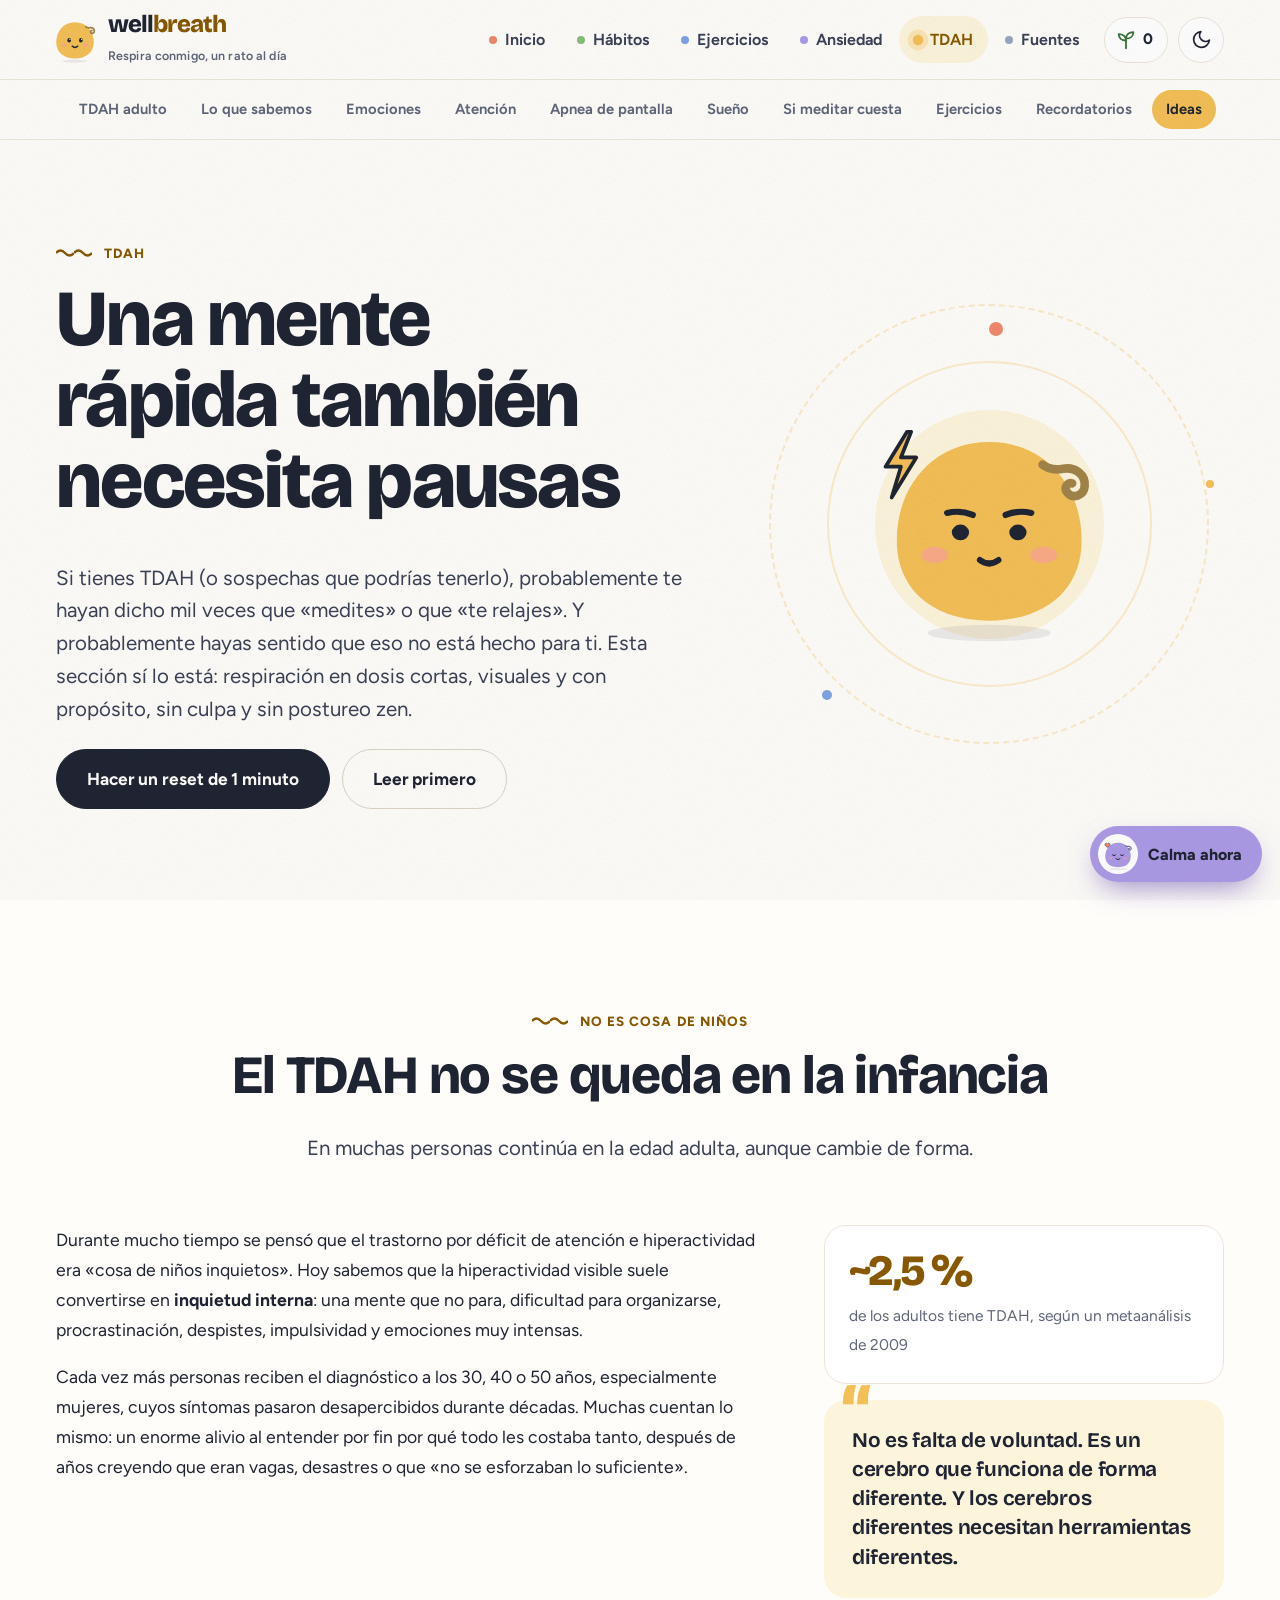
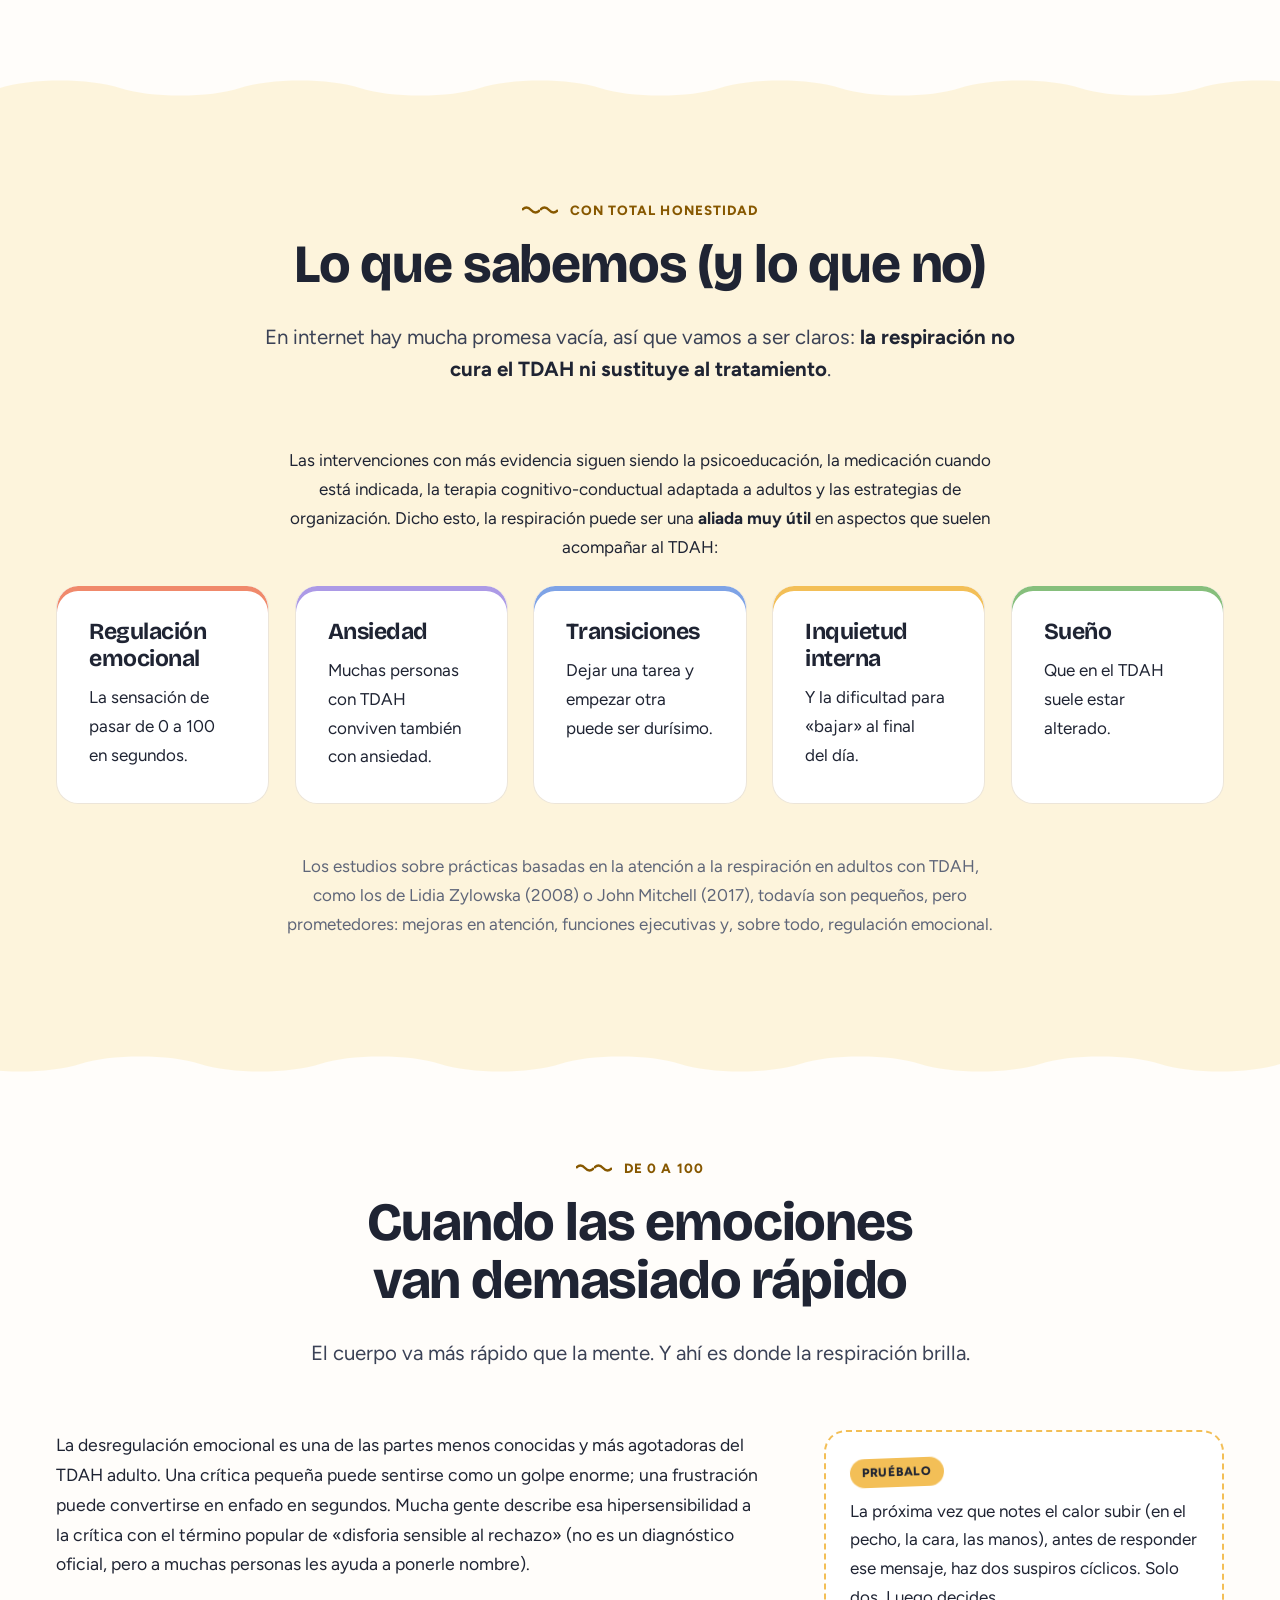
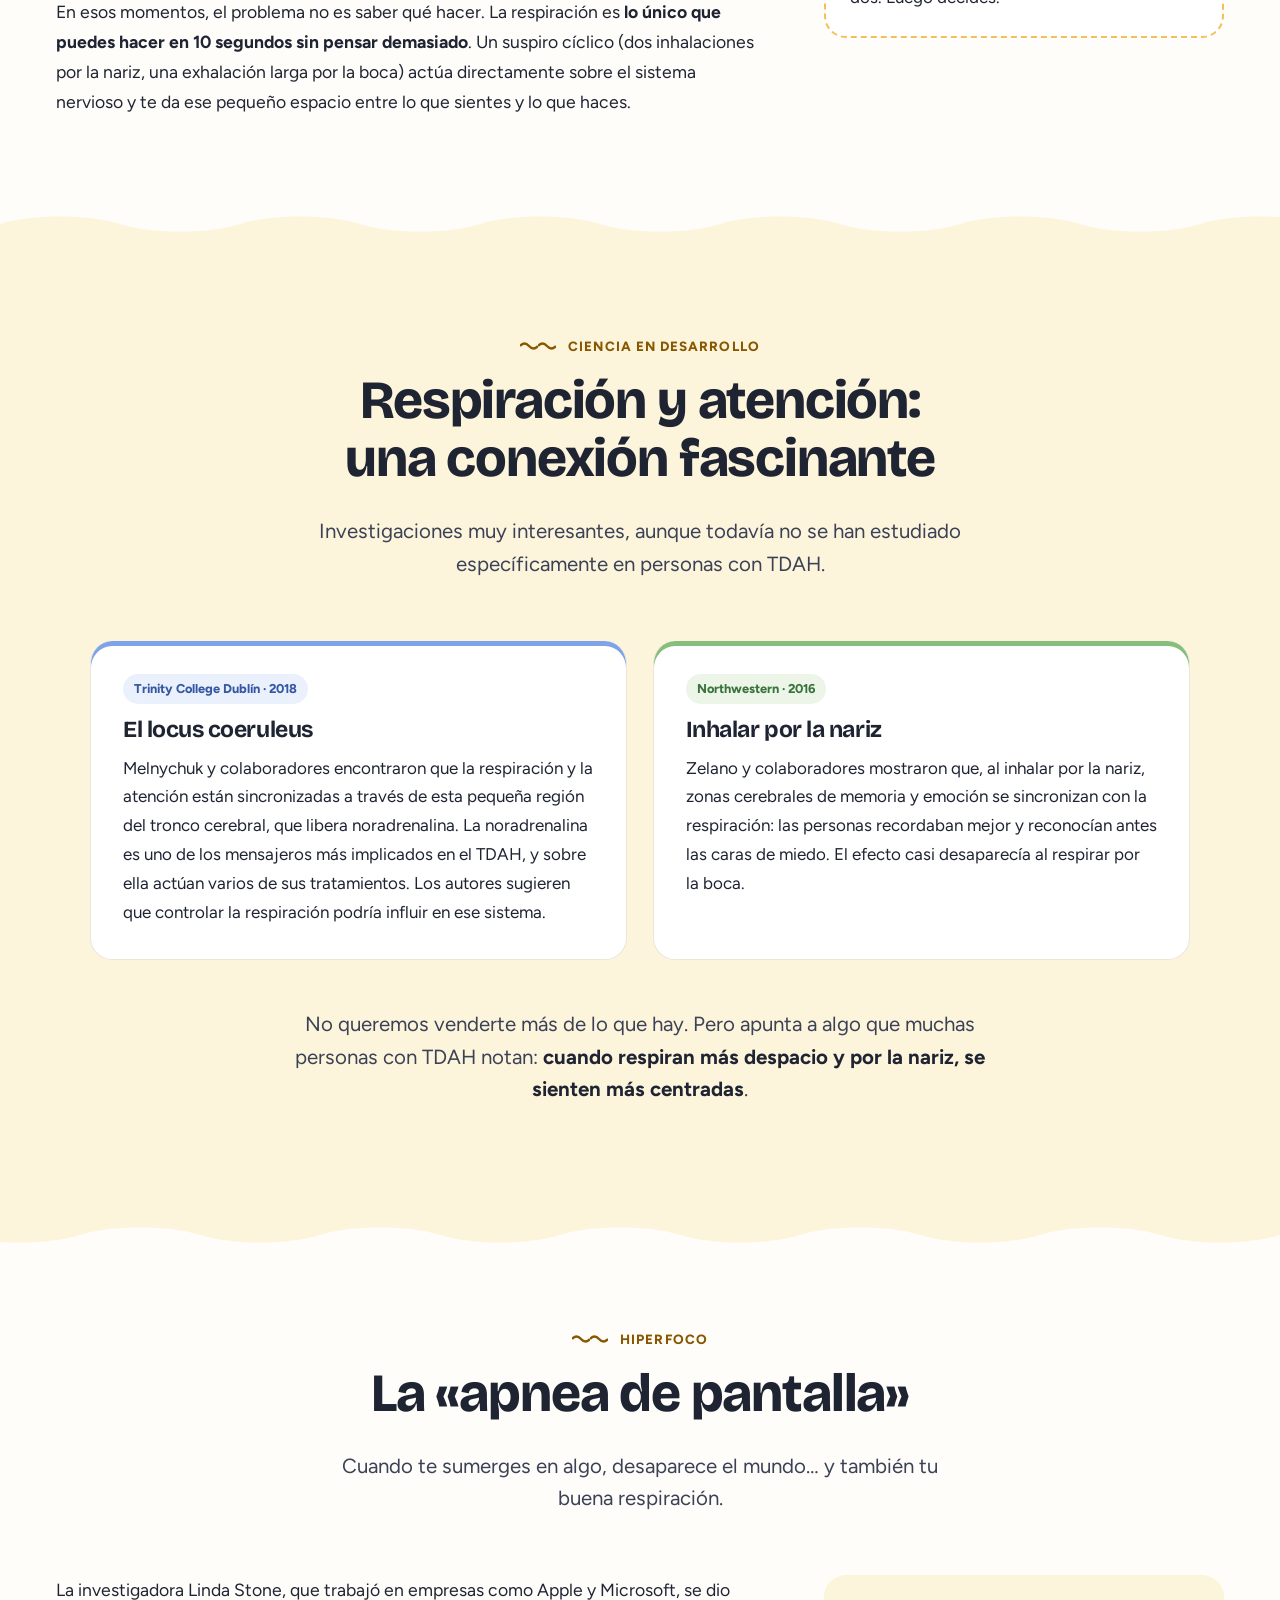
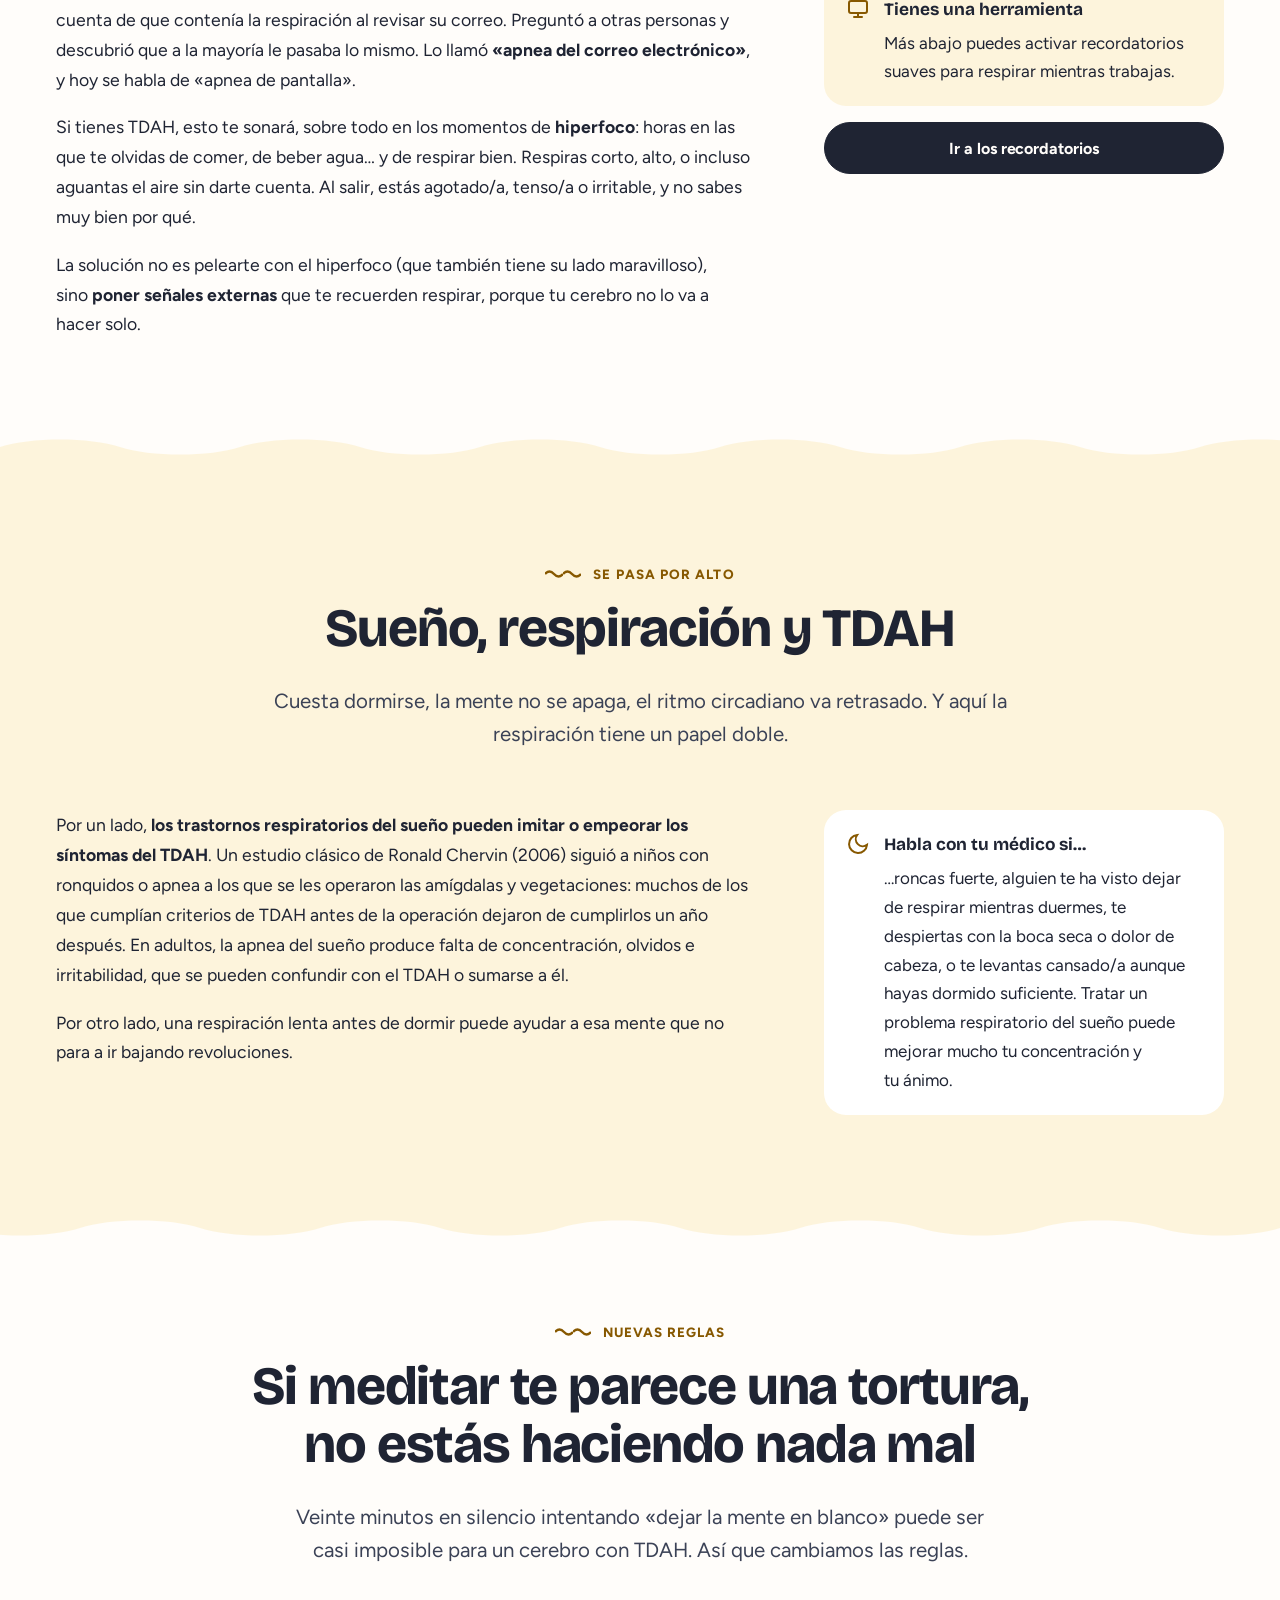
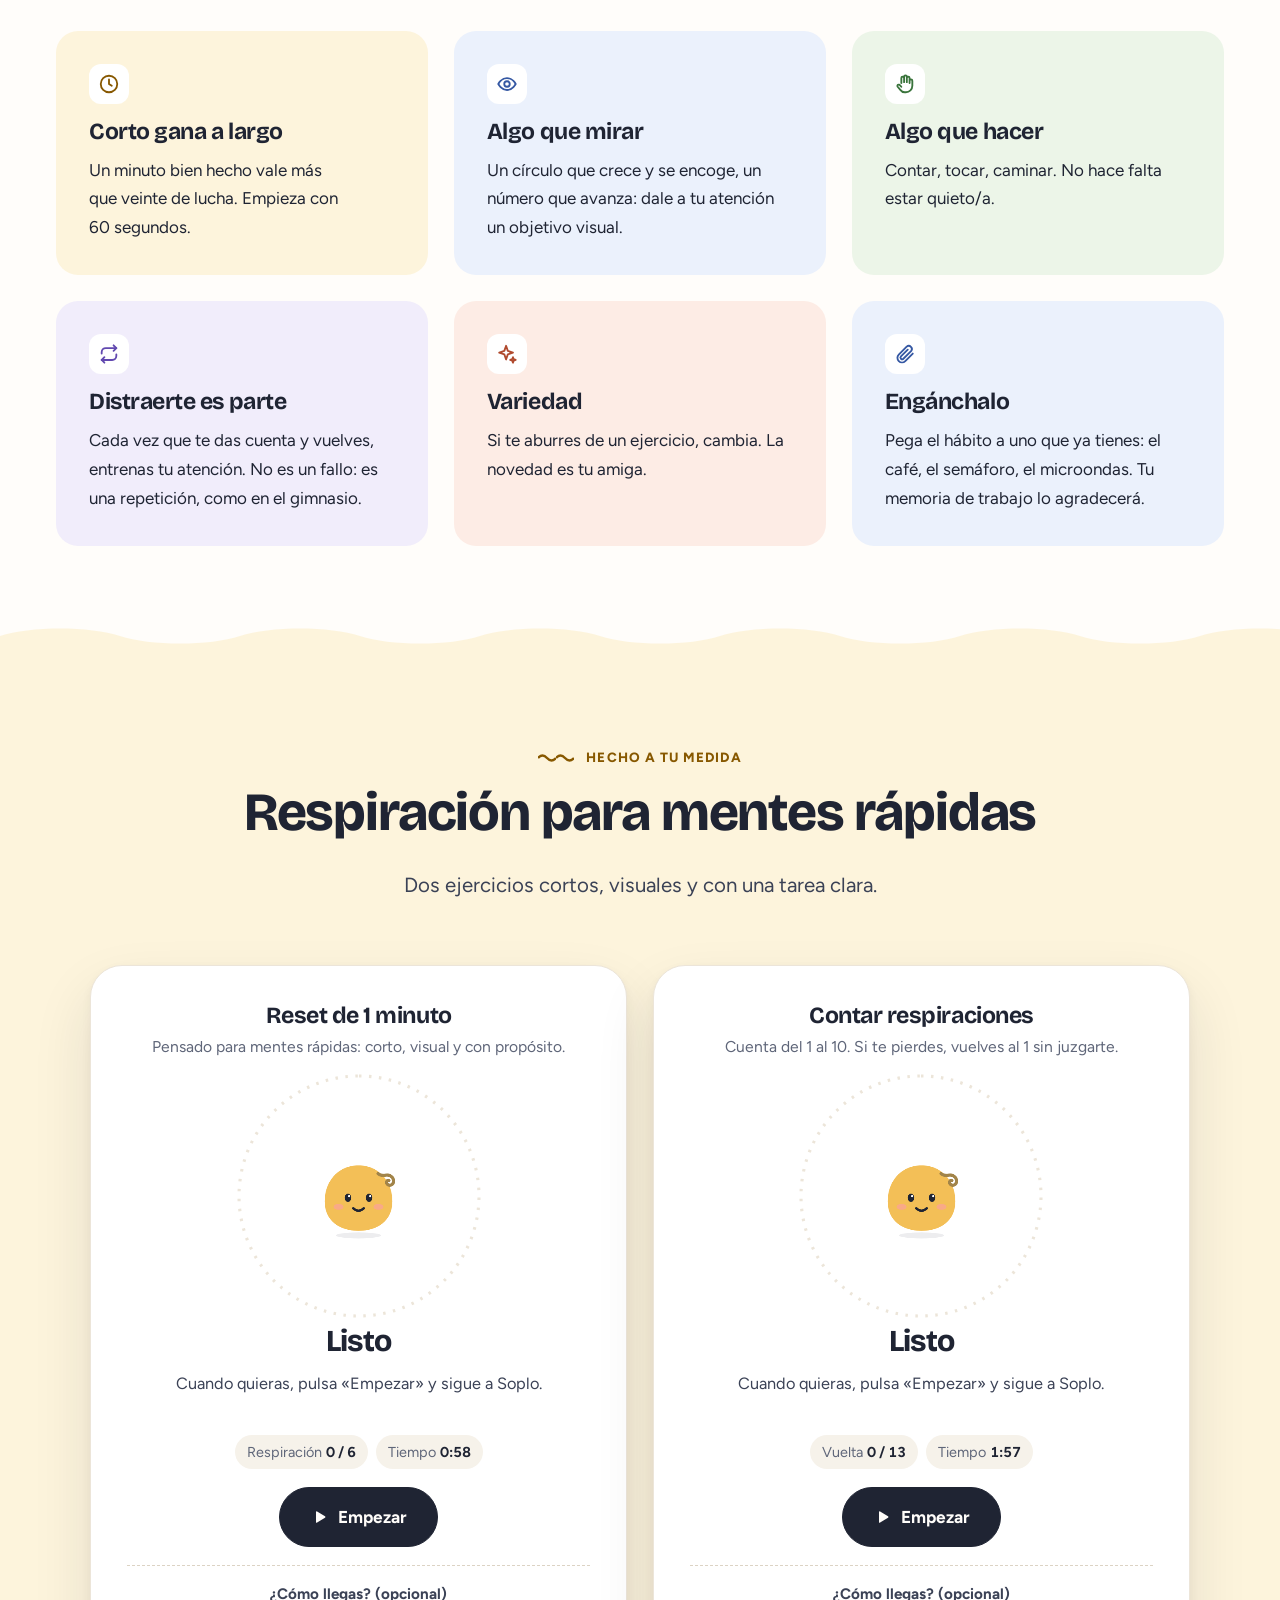
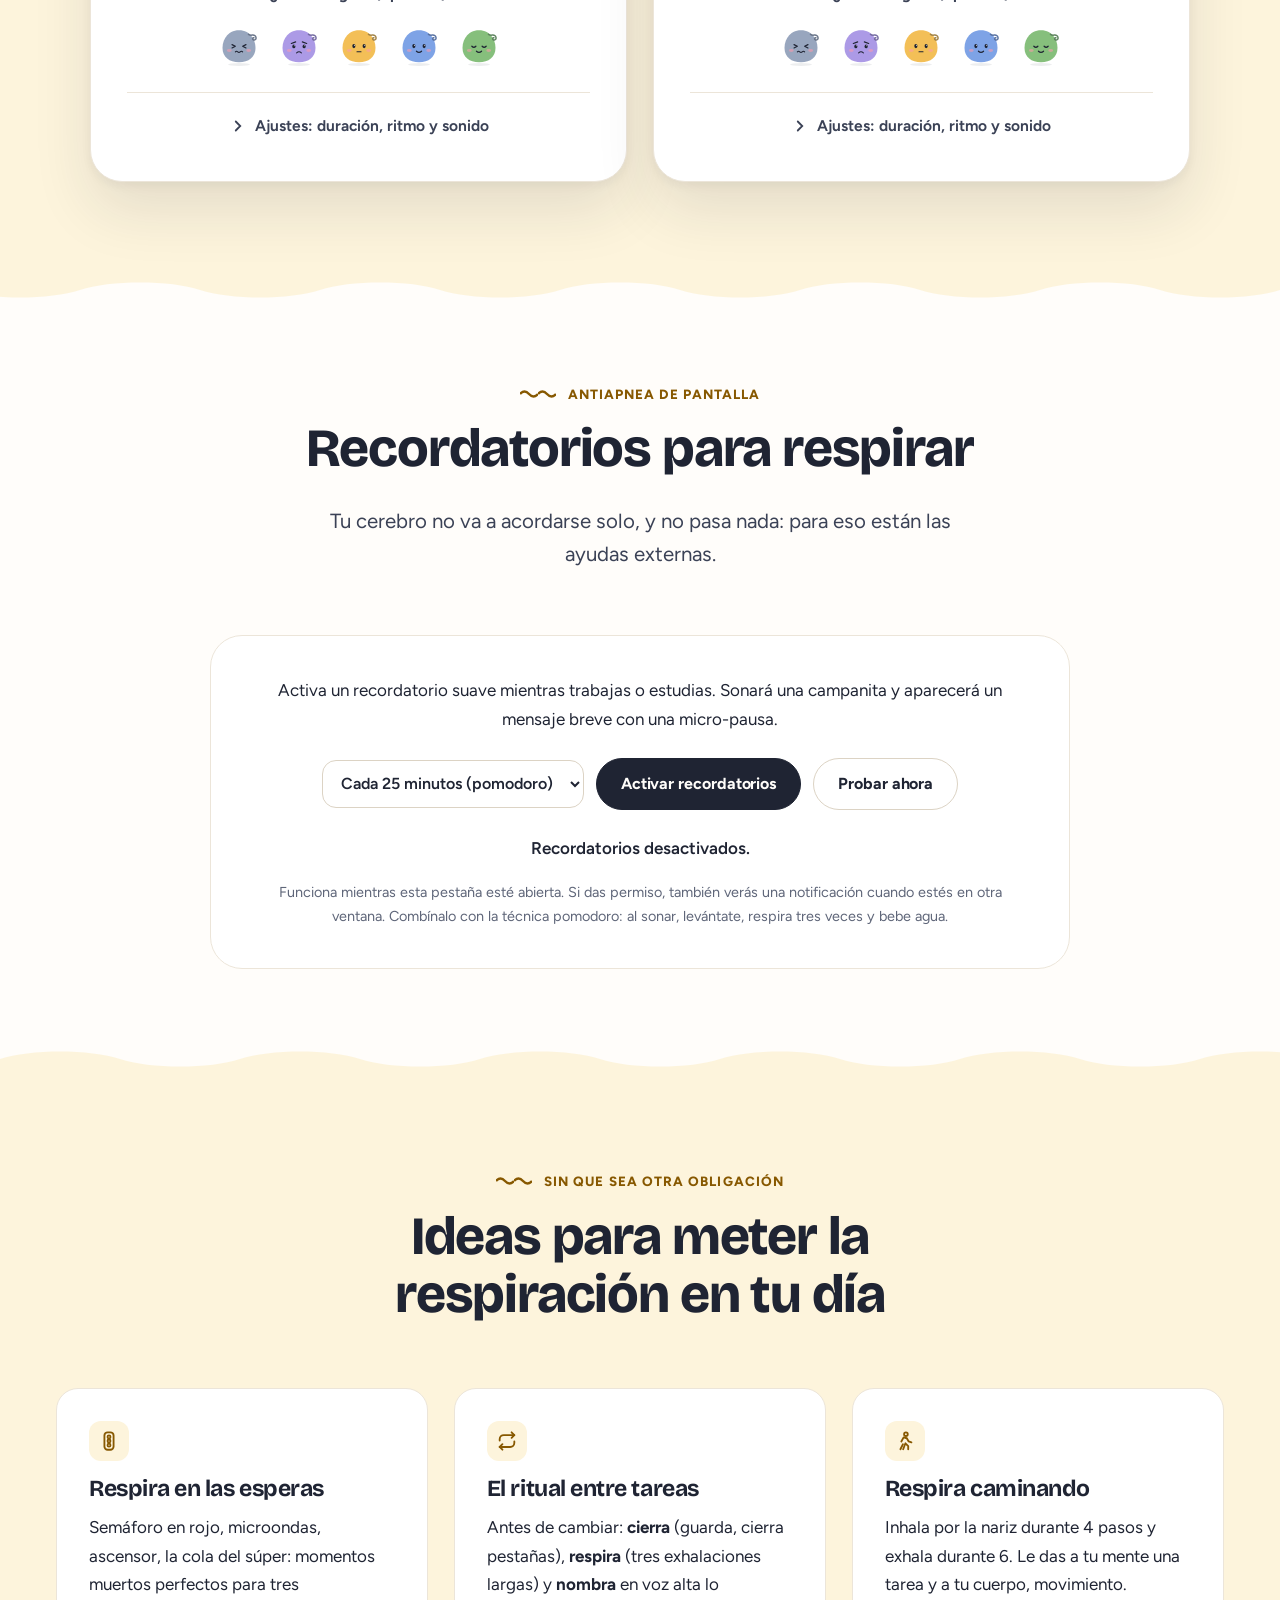
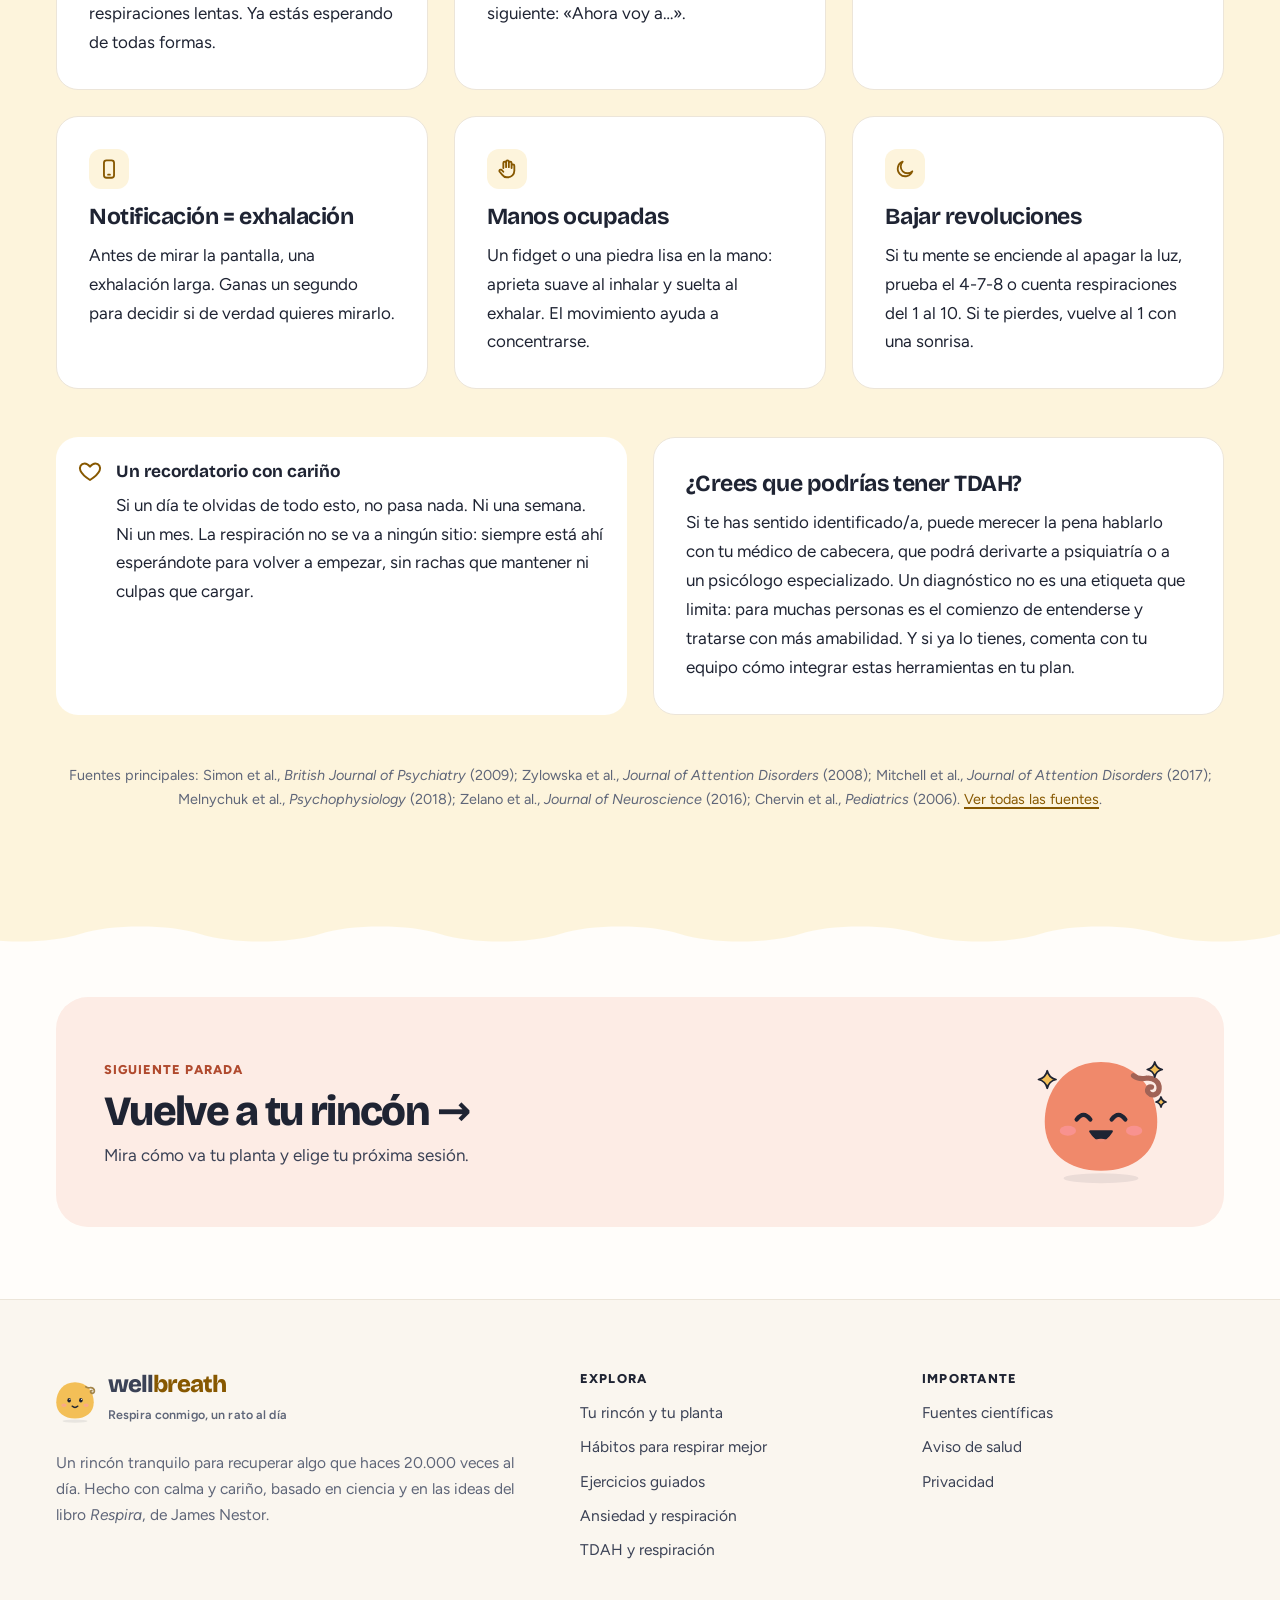
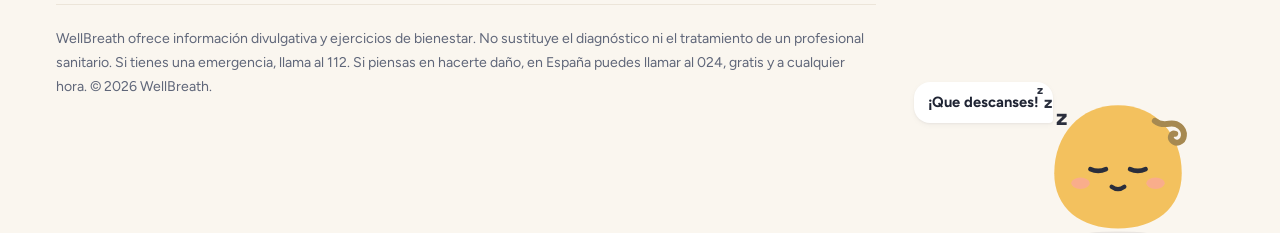
<file: tdah.html>
<!doctype html>
<html lang="es">
<head>
  <meta charset="utf-8">
  <meta name="viewport" content="width=device-width, initial-scale=1, viewport-fit=cover">
  <meta name="theme-color" content="#fffdfa">
  <link rel="icon" href="img/favicon.svg" type="image/svg+xml">
  <link rel="manifest" href="manifest.webmanifest">
  <link rel="preload" href="fonts/BricolageGrotesque-normal-latin.woff2" as="font" type="font/woff2" crossorigin>
  <link rel="preload" href="fonts/Figtree-normal-latin.woff2" as="font" type="font/woff2" crossorigin>
  <link rel="stylesheet" href="css/fonts.css">
  <link rel="stylesheet" href="css/styles.css">
  <script>
    (function () {
      document.documentElement.classList.add('no-js');
      try { var t = localStorage.getItem('wb-theme'); if (t) document.documentElement.dataset.theme = t; } catch (e) {}
    })();
  </script>
  <title>TDAH y respiración · WellBreath</title>
  <meta name="description" content="Respiración para mentes rápidas: qué sabemos de la relación entre TDAH y respiración en adultos, la apnea de pantalla, el sueño y ejercicios cortos y visuales pensados para personas con TDAH.">
</head>
<body class="theme-honey has-chapters">
  <svg width="0" height="0" style="position:absolute" aria-hidden="true" focusable="false"><symbol id="i-clock" viewBox="0 0 24 24"><circle cx="12" cy="12" r="9"/><path d="M12 7v5l3 2"/></symbol><symbol id="i-nose" viewBox="0 0 24 24"><path d="M13.5 3c-.4 4.2-3.2 7.6-5.3 10.6-.9 1.3-.2 3 1.3 3.3l3.8.8"/><path d="M10.4 20c1.2.7 2.8.6 3.9-.4"/><path d="M15.8 9.5c1.6 1.2 2.6 3 2.7 5"/></symbol><symbol id="i-pause" viewBox="0 0 24 24"><rect x="6" y="5" width="4" height="14" rx="1.5"/><rect x="14" y="5" width="4" height="14" rx="1.5"/></symbol><symbol id="i-walk" viewBox="0 0 24 24"><circle cx="13" cy="4.5" r="2"/><path d="M10 21l2.5-6.5 3 3V21M8 12.5l2.5-4.5 3.5 1 2 3.5 3 1"/><path d="M7 21l2.8-5.5"/></symbol><symbol id="i-coffee" viewBox="0 0 24 24"><path d="M4 9h12v4.5A5.5 5.5 0 0 1 10.5 19h-1A5.5 5.5 0 0 1 4 13.5Z"/><path d="M16 11h1.5a2.5 2.5 0 0 1 0 5H16M8 3.5c0 1 1 1.2 1 2.2S8 7 8 8M12 3.5c0 1 1 1.2 1 2.2S12 7 12 8"/></symbol><symbol id="i-moon" viewBox="0 0 24 24"><path d="M20 14.5A8.2 8.2 0 1 1 9.5 4a6.6 6.6 0 0 0 10.5 10.5Z"/></symbol><symbol id="i-chat" viewBox="0 0 24 24"><path d="M21 12a8.5 8.5 0 0 1-12.3 7.6L4 20.5l1.2-4.4A8.5 8.5 0 1 1 21 12Z"/><path d="M8.5 12h.01M12 12h.01M15.5 12h.01"/></symbol><symbol id="i-eye" viewBox="0 0 24 24"><path d="M2.5 12S6 5.5 12 5.5 21.5 12 21.5 12 18 18.5 12 18.5 2.5 12 2.5 12Z"/><circle cx="12" cy="12" r="3"/></symbol><symbol id="i-hand" viewBox="0 0 24 24"><path d="M8 11V5.5a1.5 1.5 0 0 1 3 0V10m0-.5V4a1.5 1.5 0 0 1 3 0v6m0-.5V5.5a1.5 1.5 0 0 1 3 0V11m0-1V8.5a1.5 1.5 0 0 1 3 0V14a7 7 0 0 1-7 7h-1.2a6 6 0 0 1-4.9-2.6L4 15a1.5 1.5 0 0 1 2.4-1.8L8 15"/></symbol><symbol id="i-repeat" viewBox="0 0 24 24"><path d="M17 2.5l3 3-3 3"/><path d="M4 11.5V10a4.5 4.5 0 0 1 4.5-4.5H20M7 21.5l-3-3 3-3"/><path d="M20 12.5V14a4.5 4.5 0 0 1-4.5 4.5H4"/></symbol><symbol id="i-sparkle" viewBox="0 0 24 24"><path d="M11 3l1.9 5.6L18.5 10.5l-5.6 1.9L11 18l-1.9-5.6L3.5 10.5l5.6-1.9Z"/><path d="M18.5 15.5l.8 2.2 2.2.8-2.2.8-.8 2.2-.8-2.2-2.2-.8 2.2-.8Z"/></symbol><symbol id="i-clip" viewBox="0 0 24 24"><path d="M20.5 11.5l-8.2 8.2a5 5 0 0 1-7.1-7.1l8.6-8.6a3.4 3.4 0 0 1 4.8 4.8l-8.4 8.4a1.8 1.8 0 0 1-2.6-2.6L15 7.2"/></symbol><symbol id="i-light" viewBox="0 0 24 24"><rect x="7" y="2.5" width="10" height="19" rx="3.5"/><circle cx="12" cy="7.5" r="1.6"/><circle cx="12" cy="12" r="1.6"/><circle cx="12" cy="16.5" r="1.6"/></symbol><symbol id="i-phone" viewBox="0 0 24 24"><rect x="6.5" y="2.5" width="11" height="19" rx="2.8"/><path d="M11 18.2h2"/></symbol><symbol id="i-sun" viewBox="0 0 24 24"><circle cx="12" cy="12" r="4"/><path d="M12 2.5v2M12 19.5v2M4.6 4.6 6 6M18 18l1.4 1.4M2.5 12h2M19.5 12h2M4.6 19.4 6 18M18 6l1.4-1.4"/></symbol><symbol id="i-laptop" viewBox="0 0 24 24"><rect x="4" y="5" width="16" height="10.5" rx="1.8"/><path d="M2 19.5h20"/></symbol><symbol id="i-home" viewBox="0 0 24 24"><path d="M3.5 11 12 4.5l8.5 6.5v8.2a1.3 1.3 0 0 1-1.3 1.3H15v-6H9v6H4.8a1.3 1.3 0 0 1-1.3-1.3Z"/></symbol><symbol id="i-sprout" viewBox="0 0 24 24"><path d="M12 21v-8.5"/><path d="M12 12.5C12 8 8.6 5.5 4 5.5c0 4.3 3.3 7 8 7Z"/><path d="M12 10.5c0-4 3-7 8-7 0 4.3-3.2 7-8 7Z"/></symbol><symbol id="i-heart" viewBox="0 0 24 24"><path d="M12 20s-7.2-4.5-9.1-9C1.5 7.7 3.6 4.5 7 4.5c2 0 3.6 1.2 5 3 1.4-1.8 3-3 5-3 3.4 0 5.5 3.2 4.1 6.5C19.2 15.5 12 20 12 20Z"/></symbol><symbol id="i-wind" viewBox="0 0 24 24"><path d="M3 8.5h11a3 3 0 1 0-3-3M3 12.5h15a3 3 0 1 1-3 3M3 16.5h7"/></symbol><symbol id="i-snail" viewBox="0 0 24 24"><path d="M3 18.5h12.5a5.5 5.5 0 1 0-5.5-5.5 2.8 2.8 0 0 0 5.6 0"/><path d="M3 18.5c.2-2 1.2-3.3 2.6-3.8M18.6 9.6l1.6-3.6M16.4 8.6l-.4-3.8"/></symbol><symbol id="i-feather" viewBox="0 0 24 24"><path d="M20.5 3.5C13 3.5 7.5 8 7 15l-3 5.5"/><path d="M7.4 14.5c3.6.2 8-1.4 10-6M11 10.5h6.2"/></symbol><symbol id="i-apple" viewBox="0 0 24 24"><path d="M12 7.5c-1-1.6-2.8-2.4-4.8-1.8C4 6.7 3.8 10.6 4.8 13.6c1 3.2 3 6.9 5.2 6.9 1 0 1.3-.5 2-.5s1 .5 2 .5c2.2 0 4.2-3.7 5.2-6.9 1-3 .8-6.9-2.4-7.9-2-.6-3.8.2-4.8 1.8Z"/><path d="M12 7.5c0-2 .9-3.6 2.8-4.3"/></symbol><symbol id="i-book" viewBox="0 0 24 24"><path d="M4.5 5.5A2.5 2.5 0 0 1 7 3h12.5v15.5H7a2.5 2.5 0 0 0-2.5 2.5Z"/><path d="M4.5 21A2.5 2.5 0 0 1 7 18.5h12.5"/></symbol><symbol id="i-shield" viewBox="0 0 24 24"><path d="M12 3l8 3v6c0 4.8-3.4 8-8 9-4.6-1-8-4.2-8-9V6Z"/><path d="M8.8 12l2.2 2.2 4.4-4.4"/></symbol><symbol id="i-lock" viewBox="0 0 24 24"><rect x="5" y="10.5" width="14" height="10.5" rx="2.4"/><path d="M8 10.5V8a4 4 0 0 1 8 0v2.5"/></symbol><symbol id="i-arrow" viewBox="0 0 24 24"><path d="M5 12h14M13 6l6 6-6 6"/></symbol><symbol id="i-check" viewBox="0 0 24 24"><path d="M5 12.5l4.5 4.5L19 7.5"/></symbol><symbol id="i-bulb" viewBox="0 0 24 24"><path d="M9 18h6M10 21h4M12 3a6 6 0 0 0-4 10.5c.8.8 1 1.6 1 2.5h6c0-.9.2-1.7 1-2.5A6 6 0 0 0 12 3Z"/></symbol><symbol id="i-zap" viewBox="0 0 24 24"><path d="M13 2.5 4.5 14h7l-1 7.5L19 10h-7l1-7.5Z"/></symbol><symbol id="i-target" viewBox="0 0 24 24"><circle cx="12" cy="12" r="9"/><circle cx="12" cy="12" r="5"/><circle cx="12" cy="12" r="1.2"/></symbol><symbol id="i-lungs" viewBox="0 0 24 24"><path d="M12 3.5V12m0 0c-1 1-2.7 1.4-4 1m4-1c1 1 2.7 1.4 4 1"/><path d="M8.5 7C5.4 7 3.5 11 3.5 15c0 3 1.2 5 3.2 5 2.6 0 3.8-2 3.8-5V9"/><path d="M15.5 7c3.1 0 5 4 5 8 0 3-1.2 5-3.2 5-2.6 0-3.8-2-3.8-5V9"/></symbol><symbol id="i-calendar" viewBox="0 0 24 24"><rect x="3.5" y="5" width="17" height="15.5" rx="2.5"/><path d="M3.5 10h17M8 3v4M16 3v4"/></symbol><symbol id="i-smile" viewBox="0 0 24 24"><circle cx="12" cy="12" r="9"/><path d="M8.5 14.5c1 1.2 2.2 1.8 3.5 1.8s2.5-.6 3.5-1.8M9 9.5h.01M15 9.5h.01"/></symbol><symbol id="i-pot" viewBox="0 0 24 24"><path d="M6 12h12l-1.5 8.5H7.5Z"/><path d="M5 9.5h14V12H5zM12 9.5V6m0 0c0-2-1.6-3.2-3.5-3.2 0 1.9 1.5 3.2 3.5 3.2Zm0 0c0-2 1.6-3.2 3.5-3.2 0 1.9-1.5 3.2-3.5 3.2Z"/></symbol></svg>
  <a class="skip-link" href="#main">Saltar al contenido</a>
  <header class="site-header">
    <div class="container header-inner">
      <a class="brand" href="index.html" aria-label="WellBreath, inicio">
        <span class="brand-mark" data-track-eyes><svg class="soplo" viewBox="0 0 120 120" aria-hidden="true" focusable="false"><g class="soplo-figure"><ellipse class="soplo-shadow" cx="60" cy="113" rx="30" ry="4"/><circle class="soplo-ball" cx="60" cy="64" r="44"/><path class="soplo-body" d="M60 20C87 20 105 41 105 68C105 93 86 107 60 107C34 107 15 93 15 68C15 41 33 20 60 20Z"/><path class="soplo-wisp" d="M96 33c6-1 11 3 10.5 8.5c-.4 4.6-5.6 6.4-8.4 3.2c-1.9-2.2-.2-5.3 2.3-4.6M96 33c-4 .7-7.5 0-10-2"/><g class="soplo-face"><g class="cheeks" fill="#ff9aad"><ellipse cx="33.5" cy="75" rx="6.5" ry="4"/><ellipse cx="86.5" cy="75" rx="6.5" ry="4"/></g><g class="soplo-eyes"><g class="e-open"><ellipse cx="46" cy="63" rx="4.3" ry="5.6" fill="#1f2433"/><ellipse cx="74" cy="63" rx="4.3" ry="5.6" fill="#1f2433"/><circle cx="47.6" cy="60.8" r="1.4" fill="#fff"/><circle cx="75.6" cy="60.8" r="1.4" fill="#fff"/></g></g><path class="m-smile" d="M53 77Q60 83.5 67 77" fill="none" stroke="#1f2433" stroke-width="3.2" stroke-linecap="round"/></g></g></svg></span>
        <span><span class="brand-name">well<span>breath</span></span><span class="brand-tag">Respira conmigo, un rato al día</span></span>
      </a>
      <nav class="main-nav" id="main-nav" aria-label="Principal">
        <ul>
          <li><a class="c-coral" href="index.html"><span class="nav-dot" aria-hidden="true"></span><span class="nav-soplo" data-soplo="hello" data-color="coral" aria-hidden="true"></span>Inicio</a></li>
          <li><a class="c-leaf" href="habitos.html"><span class="nav-dot" aria-hidden="true"></span><span class="nav-soplo" data-soplo="calm" data-color="leaf" data-acc="sprout" aria-hidden="true"></span>Hábitos</a></li>
          <li><a class="c-sky" href="ejercicios.html"><span class="nav-dot" aria-hidden="true"></span><span class="nav-soplo" data-soplo="blow" data-color="sky" aria-hidden="true"></span>Ejercicios</a></li>
          <li><a class="c-lilac" href="ansiedad.html"><span class="nav-dot" aria-hidden="true"></span><span class="nav-soplo" data-soplo="calm" data-color="lilac" data-acc="heart" aria-hidden="true"></span>Ansiedad</a></li>
          <li><a class="c-honey" href="tdah.html" aria-current="page"><span class="nav-dot" aria-hidden="true"></span><span class="nav-soplo" data-soplo="focused" data-color="honey" data-acc="spark" aria-hidden="true"></span>TDAH</a></li>
          <li><a class="c-slate" href="fuentes.html"><span class="nav-dot" aria-hidden="true"></span><span class="nav-soplo" data-soplo="calm" data-color="slate" data-acc="glasses" aria-hidden="true"></span>Fuentes</a></li>
        </ul>
      </nav>
      <a class="nook-pill" href="index.html#rincon" aria-label="Tu rincón: tu planta y tu racha de días">
        <svg class="ico" aria-hidden="true"><use href="#i-sprout"/></svg><span data-streak>0</span>
      </a>
      <button type="button" class="icon-btn theme-toggle" aria-label="Cambiar tema claro u oscuro">
        <svg class="icon-moon" viewBox="0 0 24 24" fill="none" stroke="currentColor" stroke-width="2" stroke-linecap="round" stroke-linejoin="round" aria-hidden="true"><path d="M21 12.8A9 9 0 1 1 11.2 3a7 7 0 0 0 9.8 9.8Z"/></svg>
        <svg class="icon-sun" viewBox="0 0 24 24" fill="none" stroke="currentColor" stroke-width="2" stroke-linecap="round" aria-hidden="true"><circle cx="12" cy="12" r="4.5"/><path d="M12 2v2m0 16v2M4.9 4.9l1.4 1.4m11.4 11.4 1.4 1.4M2 12h2m16 0h2M4.9 19.1l1.4-1.4M17.7 6.3l1.4-1.4"/></svg>
      </button>
      <button type="button" class="icon-btn nav-toggle" aria-controls="main-nav" aria-expanded="false" aria-label="Abrir menú">
        <span class="bars" aria-hidden="true"><span></span><span></span><span></span></span>
      </button>
    </div>
    <span class="scroll-progress" aria-hidden="true"></span>
  </header>

  <nav class="chapter-nav" aria-label="Capítulos de la página">
    <ol>
      <li><a href="#entender">TDAH adulto</a></li>
      <li><a href="#honesto">Lo que sabemos</a></li>
      <li><a href="#emociones">Emociones</a></li>
      <li><a href="#atencion">Atención</a></li>
      <li><a href="#apnea">Apnea de pantalla</a></li>
      <li><a href="#sueno">Sueño</a></li>
      <li><a href="#meditar">Si meditar cuesta</a></li>
      <li><a href="#reset">Ejercicios</a></li>
      <li><a href="#recordatorios">Recordatorios</a></li>
      <li><a href="#ideas">Ideas</a></li>
    </ol>
  </nav>

  <main id="main">
    <section class="screen tint page-hero">
      <div class="container hero-grid">
        <div class="stagger">
          <span class="kicker">TDAH</span>
          <h1>Una mente rápida también necesita pausas</h1>
          <p class="lead">Si tienes TDAH (o sospechas que podrías tenerlo), probablemente te hayan dicho mil veces que «medites» o que «te relajes». Y probablemente hayas sentido que eso no está hecho para ti. Esta sección sí lo está: respiración en dosis cortas, visuales y con propósito, sin culpa y sin postureo zen.</p>
          <div class="btn-row mt-2">
            <a class="btn btn-lg" href="#reset">Hacer un reset de 1 minuto</a>
            <a class="btn btn-ghost btn-lg" href="#entender">Leer primero</a>
          </div>
        </div>
        <div class="hero-mascot reveal" aria-hidden="true">
          <span class="ring r1"></span><span class="ring r2"></span><span class="disc"></span>
          <div class="orbit"><span class="c-coral"></span><span class="c-sky"></span><span class="c-honey"></span></div>
          <div class="mascot" data-soplo="focused" data-color="honey" data-acc="spark" data-track-eyes></div>
        </div>
      </div>
    </section>

    <!-- TDAH adulto -->
    <section class="screen" id="entender">
      <div class="container">
        <div class="chapter-head reveal">
          <span class="kicker">No es cosa de niños</span>
          <h2 data-split>El TDAH no se queda en la infancia</h2>
          <p class="lead">En muchas personas continúa en la edad adulta, aunque cambie de forma.</p>
        </div>
        <div class="chapter-body">
          <div class="prose reveal">
            <p>Durante mucho tiempo se pensó que el trastorno por déficit de atención e hiperactividad era «cosa de niños inquietos». Hoy sabemos que la hiperactividad visible suele convertirse en <strong>inquietud interna</strong>: una mente que no para, dificultad para organizarse, procrastinación, despistes, impulsividad y emociones muy intensas.</p>
            <p>Cada vez más personas reciben el diagnóstico a los 30, 40 o 50 años, especialmente mujeres, cuyos síntomas pasaron desapercibidos durante décadas. Muchas cuentan lo mismo: un enorme alivio al entender por fin por qué todo les costaba tanto, después de años creyendo que eran vagas, desastres o que «no se esforzaban lo suficiente».</p>
          </div>
          <aside class="chapter-aside reveal" style="--d:.15s">
            <div class="fact"><b>~2,5 %</b><span>de los adultos tiene TDAH, según un metaanálisis de 2009</span></div>
            <div class="prose"><blockquote class="mt-0 mb-0">No es falta de voluntad. Es un cerebro que funciona de forma diferente. Y los cerebros diferentes necesitan herramientas diferentes.</blockquote></div>
          </aside>
        </div>
      </div>
    </section>

    <!-- Honesto -->
    <section class="screen alt" id="honesto">
      <div class="container">
        <div class="chapter-head reveal">
          <span class="kicker">Con total honestidad</span>
          <h2 data-split>Lo que sabemos (y lo que no)</h2>
          <p class="lead">En internet hay mucha promesa vacía, así que vamos a ser claros: <strong>la respiración no cura el TDAH ni sustituye al tratamiento</strong>.</p>
        </div>
        <p class="center max-720 reveal">Las intervenciones con más evidencia siguen siendo la psicoeducación, la medicación cuando está indicada, la terapia cognitivo-conductual adaptada a adultos y las estrategias de organización. Dicho esto, la respiración puede ser una <strong>aliada muy útil</strong> en aspectos que suelen acompañar al TDAH:</p>
        <div class="grid mt-2 stagger" style="grid-template-columns:repeat(auto-fit,minmax(200px,1fr))">
          <div class="card lift top-bar c-coral"><h3>Regulación emocional</h3><p>La sensación de pasar de 0 a 100 en segundos.</p></div>
          <div class="card lift top-bar c-lilac"><h3>Ansiedad</h3><p>Muchas personas con TDAH conviven también con ansiedad.</p></div>
          <div class="card lift top-bar c-sky"><h3>Transiciones</h3><p>Dejar una tarea y empezar otra puede ser durísimo.</p></div>
          <div class="card lift top-bar c-honey"><h3>Inquietud interna</h3><p>Y la dificultad para «bajar» al final del día.</p></div>
          <div class="card lift top-bar c-leaf"><h3>Sueño</h3><p>Que en el TDAH suele estar alterado.</p></div>
        </div>
        <p class="center max-720 mt-3 reveal muted">Los estudios sobre prácticas basadas en la atención a la respiración en adultos con TDAH, como los de Lidia Zylowska (2008) o John Mitchell (2017), todavía son pequeños, pero prometedores: mejoras en atención, funciones ejecutivas y, sobre todo, regulación emocional.</p>
      </div>
    </section>

    <!-- Emociones -->
    <section class="screen" id="emociones">
      <div class="container">
        <div class="chapter-head reveal">
          <span class="kicker">De 0 a 100</span>
          <h2 data-split>Cuando las emociones van demasiado rápido</h2>
          <p class="lead">El cuerpo va más rápido que la mente. Y ahí es donde la respiración brilla.</p>
        </div>
        <div class="chapter-body">
          <div class="prose reveal">
            <p>La desregulación emocional es una de las partes menos conocidas y más agotadoras del TDAH adulto. Una crítica pequeña puede sentirse como un golpe enorme; una frustración puede convertirse en enfado en segundos. Mucha gente describe esa hipersensibilidad a la crítica con el término popular de «disforia sensible al rechazo» (no es un diagnóstico oficial, pero a muchas personas les ayuda a ponerle nombre).</p>
            <p>En esos momentos, el problema no es saber qué hacer. La respiración es <strong>lo único que puedes hacer en 10 segundos sin pensar demasiado</strong>. Un suspiro cíclico (dos inhalaciones por la nariz, una exhalación larga por la boca) actúa directamente sobre el sistema nervioso y te da ese pequeño espacio entre lo que sientes y lo que haces.</p>
          </div>
          <aside class="chapter-aside reveal" style="--d:.15s">
            <div class="try-it free"><p>La próxima vez que notes el calor subir (en el pecho, la cara, las manos), antes de responder ese mensaje, haz dos suspiros cíclicos. Solo dos. Luego decides.</p></div>
          </aside>
        </div>
      </div>
    </section>

    <!-- Atención -->
    <section class="screen alt" id="atencion">
      <div class="container">
        <div class="chapter-head reveal">
          <span class="kicker">Ciencia en desarrollo</span>
          <h2 data-split>Respiración y atención: una conexión fascinante</h2>
          <p class="lead">Investigaciones muy interesantes, aunque todavía no se han estudiado específicamente en personas con TDAH.</p>
        </div>
        <div class="grid grid-2 stagger" style="max-width:1100px;margin:0 auto">
          <div class="card top-bar c-sky">
            <span class="tag">Trinity College Dublín · 2018</span>
            <h3 class="mt-1">El locus coeruleus</h3>
            <p>Melnychuk y colaboradores encontraron que la respiración y la atención están sincronizadas a través de esta pequeña región del tronco cerebral, que libera noradrenalina. La noradrenalina es uno de los mensajeros más implicados en el TDAH, y sobre ella actúan varios de sus tratamientos. Los autores sugieren que controlar la respiración podría influir en ese sistema.</p>
          </div>
          <div class="card top-bar c-leaf">
            <span class="tag accent">Northwestern · 2016</span>
            <h3 class="mt-1">Inhalar por la nariz</h3>
            <p>Zelano y colaboradores mostraron que, al inhalar por la nariz, zonas cerebrales de memoria y emoción se sincronizan con la respiración: las personas recordaban mejor y reconocían antes las caras de miedo. El efecto casi desaparecía al respirar por la boca.</p>
          </div>
        </div>
        <p class="lead center max-720 mt-3 reveal">No queremos venderte más de lo que hay. Pero apunta a algo que muchas personas con TDAH notan: <strong>cuando respiran más despacio y por la nariz, se sienten más centradas</strong>.</p>
      </div>
    </section>

    <!-- Apnea de pantalla -->
    <section class="screen" id="apnea">
      <div class="container">
        <div class="chapter-head reveal">
          <span class="kicker">Hiperfoco</span>
          <h2 data-split>La «apnea de pantalla»</h2>
          <p class="lead">Cuando te sumerges en algo, desaparece el mundo… y también tu buena respiración.</p>
        </div>
        <div class="chapter-body">
          <div class="prose reveal">
            <p>La investigadora Linda Stone, que trabajó en empresas como Apple y Microsoft, se dio cuenta de que contenía la respiración al revisar su correo. Preguntó a otras personas y descubrió que a la mayoría le pasaba lo mismo. Lo llamó <strong>«apnea del correo electrónico»</strong>, y hoy se habla de «apnea de pantalla».</p>
            <p>Si tienes TDAH, esto te sonará, sobre todo en los momentos de <strong>hiperfoco</strong>: horas en las que te olvidas de comer, de beber agua… y de respirar bien. Respiras corto, alto, o incluso aguantas el aire sin darte cuenta. Al salir, estás agotado/a, tenso/a o irritable, y no sabes muy bien por qué.</p>
            <p>La solución no es pelearte con el hiperfoco (que también tiene su lado maravilloso), sino <strong>poner señales externas</strong> que te recuerden respirar, porque tu cerebro no lo va a hacer solo.</p>
          </div>
          <aside class="chapter-aside reveal" style="--d:.15s">
            <div class="callout focus">
              <svg viewBox="0 0 24 24" fill="none" stroke="currentColor" stroke-width="2" stroke-linecap="round" aria-hidden="true"><rect x="3" y="4" width="18" height="12" rx="2"/><path d="M8 20h8M12 16v4"/></svg>
              <p><strong>Tienes una herramienta</strong>Más abajo puedes activar recordatorios suaves para respirar mientras trabajas.</p>
            </div>
            <a class="btn" href="#recordatorios">Ir a los recordatorios</a>
          </aside>
        </div>
      </div>
    </section>

    <!-- Sueño -->
    <section class="screen alt" id="sueno">
      <div class="container">
        <div class="chapter-head reveal">
          <span class="kicker">Se pasa por alto</span>
          <h2 data-split>Sueño, respiración y TDAH</h2>
          <p class="lead">Cuesta dormirse, la mente no se apaga, el ritmo circadiano va retrasado. Y aquí la respiración tiene un papel doble.</p>
        </div>
        <div class="chapter-body">
          <div class="prose reveal">
            <p>Por un lado, <strong>los trastornos respiratorios del sueño pueden imitar o empeorar los síntomas del TDAH</strong>. Un estudio clásico de Ronald Chervin (2006) siguió a niños con ronquidos o apnea a los que se les operaron las amígdalas y vegetaciones: muchos de los que cumplían criterios de TDAH antes de la operación dejaron de cumplirlos un año después. En adultos, la apnea del sueño produce falta de concentración, olvidos e irritabilidad, que se pueden confundir con el TDAH o sumarse a él.</p>
            <p>Por otro lado, una respiración lenta antes de dormir puede ayudar a esa mente que no para a ir bajando revoluciones.</p>
          </div>
          <aside class="chapter-aside reveal" style="--d:.15s">
            <div class="callout focus">
              <svg viewBox="0 0 24 24" fill="none" stroke="currentColor" stroke-width="2" stroke-linecap="round" aria-hidden="true"><path d="M21 12.8A9 9 0 1 1 11.2 3a7 7 0 0 0 9.8 9.8Z"/></svg>
              <p><strong>Habla con tu médico si…</strong>…roncas fuerte, alguien te ha visto dejar de respirar mientras duermes, te despiertas con la boca seca o dolor de cabeza, o te levantas cansado/a aunque hayas dormido suficiente. Tratar un problema respiratorio del sueño puede mejorar mucho tu concentración y tu ánimo.</p>
            </div>
          </aside>
        </div>
      </div>
    </section>

    <!-- Meditar -->
    <section class="screen" id="meditar">
      <div class="container">
        <div class="section-head reveal">
          <span class="kicker">Nuevas reglas</span>
          <h2 data-split>Si meditar te parece una tortura, no estás haciendo nada mal</h2>
          <p class="lead">Veinte minutos en silencio intentando «dejar la mente en blanco» puede ser casi imposible para un cerebro con TDAH. Así que cambiamos las reglas.</p>
        </div>
        <div class="grid grid-3 stagger">
          <div class="card lift colored c-honey"><span class="h-ico"><svg class="ico" aria-hidden="true"><use href="#i-clock"/></svg></span><h3>Corto gana a largo</h3><p>Un minuto bien hecho vale más que veinte de lucha. Empieza con 60 segundos.</p></div>
          <div class="card lift colored c-sky"><span class="h-ico"><svg class="ico" aria-hidden="true"><use href="#i-eye"/></svg></span><h3>Algo que mirar</h3><p>Un círculo que crece y se encoge, un número que avanza: dale a tu atención un objetivo visual.</p></div>
          <div class="card lift colored c-leaf"><span class="h-ico"><svg class="ico" aria-hidden="true"><use href="#i-hand"/></svg></span><h3>Algo que hacer</h3><p>Contar, tocar, caminar. No hace falta estar quieto/a.</p></div>
          <div class="card lift colored c-lilac"><span class="h-ico"><svg class="ico" aria-hidden="true"><use href="#i-repeat"/></svg></span><h3>Distraerte es parte</h3><p>Cada vez que te das cuenta y vuelves, entrenas tu atención. No es un fallo: es una repetición, como en el gimnasio.</p></div>
          <div class="card lift colored c-coral"><span class="h-ico"><svg class="ico" aria-hidden="true"><use href="#i-sparkle"/></svg></span><h3>Variedad</h3><p>Si te aburres de un ejercicio, cambia. La novedad es tu amiga.</p></div>
          <div class="card lift colored c-sky"><span class="h-ico"><svg class="ico" aria-hidden="true"><use href="#i-clip"/></svg></span><h3>Engánchalo</h3><p>Pega el hábito a uno que ya tienes: el café, el semáforo, el microondas. Tu memoria de trabajo lo agradecerá.</p></div>
        </div>
      </div>
    </section>

    <!-- Ejercicios -->
    <section class="screen alt" id="reset">
      <div class="container">
        <div class="section-head reveal">
          <span class="kicker">Hecho a tu medida</span>
          <h2 data-split>Respiración para mentes rápidas</h2>
          <p class="lead">Dos ejercicios cortos, visuales y con una tarea clara.</p>
        </div>
        <div class="grid grid-2 stagger" style="max-width:1100px;margin:0 auto">
          <div data-breath-player="reset" data-compact data-show-title></div>
          <div data-breath-player="contador" data-compact data-minutes="2" data-show-title></div>
        </div>
      </div>
    </section>

    <!-- Recordatorios -->
    <section class="screen" id="recordatorios">
      <div class="container">
        <div class="section-head reveal">
          <span class="kicker">Antiapnea de pantalla</span>
          <h2 data-split>Recordatorios para respirar</h2>
          <p class="lead">Tu cerebro no va a acordarse solo, y no pasa nada: para eso están las ayudas externas.</p>
        </div>
        <div class="tool reveal center" style="max-width:860px;margin:0 auto" data-tool="reminder">
          <p>Activa un recordatorio suave mientras trabajas o estudias. Sonará una campanita y aparecerá un mensaje breve con una micro-pausa.</p>
          <div class="btn-row center mt-2" style="align-items:center">
            <label class="visually-hidden" for="rem-interval">Frecuencia del recordatorio</label>
            <select id="rem-interval" class="js-rem-interval">
              <option value="15">Cada 15 minutos</option>
              <option value="25" selected>Cada 25 minutos (pomodoro)</option>
              <option value="45">Cada 45 minutos</option>
              <option value="60">Cada hora</option>
            </select>
            <button type="button" class="btn js-rem-toggle">Activar recordatorios</button>
            <button type="button" class="btn btn-ghost js-rem-test">Probar ahora</button>
          </div>
          <p class="mt-2 js-rem-status" aria-live="polite" style="font-weight:600"></p>
          <p class="small muted mb-0">Funciona mientras esta pestaña esté abierta. Si das permiso, también verás una notificación cuando estés en otra ventana. Combínalo con la técnica pomodoro: al sonar, levántate, respira tres veces y bebe agua.</p>
        </div>
      </div>
    </section>

    <!-- Ideas -->
    <section class="screen alt" id="ideas">
      <div class="container">
        <div class="section-head reveal">
          <span class="kicker">Sin que sea otra obligación</span>
          <h2 data-split>Ideas para meter la respiración en tu día</h2>
        </div>
        <div class="grid grid-3 stagger">
          <div class="card lift"><span class="h-ico"><svg class="ico" aria-hidden="true"><use href="#i-light"/></svg></span><h3>Respira en las esperas</h3><p>Semáforo en rojo, microondas, ascensor, la cola del súper: momentos muertos perfectos para tres respiraciones lentas. Ya estás esperando de todas formas.</p></div>
          <div class="card lift"><span class="h-ico"><svg class="ico" aria-hidden="true"><use href="#i-repeat"/></svg></span><h3>El ritual entre tareas</h3><p>Antes de cambiar: <strong>cierra</strong> (guarda, cierra pestañas), <strong>respira</strong> (tres exhalaciones largas) y <strong>nombra</strong> en voz alta lo siguiente: «Ahora voy a…».</p></div>
          <div class="card lift"><span class="h-ico"><svg class="ico" aria-hidden="true"><use href="#i-walk"/></svg></span><h3>Respira caminando</h3><p>Inhala por la nariz durante 4 pasos y exhala durante 6. Le das a tu mente una tarea y a tu cuerpo, movimiento.</p></div>
          <div class="card lift"><span class="h-ico"><svg class="ico" aria-hidden="true"><use href="#i-phone"/></svg></span><h3>Notificación = exhalación</h3><p>Antes de mirar la pantalla, una exhalación larga. Ganas un segundo para decidir si de verdad quieres mirarlo.</p></div>
          <div class="card lift"><span class="h-ico"><svg class="ico" aria-hidden="true"><use href="#i-hand"/></svg></span><h3>Manos ocupadas</h3><p>Un fidget o una piedra lisa en la mano: aprieta suave al inhalar y suelta al exhalar. El movimiento ayuda a concentrarse.</p></div>
          <div class="card lift"><span class="h-ico"><svg class="ico" aria-hidden="true"><use href="#i-moon"/></svg></span><h3>Bajar revoluciones</h3><p>Si tu mente se enciende al apagar la luz, prueba el 4-7-8 o cuenta respiraciones del 1 al 10. Si te pierdes, vuelve al 1 con una sonrisa.</p></div>
        </div>
        <div class="grid grid-2 mt-3 stagger" style="align-items:stretch">
          <div class="callout focus mt-0 mb-0">
            <svg viewBox="0 0 24 24" fill="none" stroke="currentColor" stroke-width="2" stroke-linecap="round" stroke-linejoin="round" aria-hidden="true"><path d="M12 21s-7.5-4.6-9.6-9.3C.9 8.2 3 4.5 6.6 4.5c2.1 0 3.9 1.3 5.4 3.2 1.5-1.9 3.3-3.2 5.4-3.2 3.6 0 5.7 3.7 4.2 7.2C19.5 16.4 12 21 12 21Z"/></svg>
            <p><strong>Un recordatorio con cariño</strong>Si un día te olvidas de todo esto, no pasa nada. Ni una semana. Ni un mes. La respiración no se va a ningún sitio: siempre está ahí esperándote para volver a empezar, sin rachas que mantener ni culpas que cargar.</p>
          </div>
          <div class="card">
            <h3>¿Crees que podrías tener TDAH?</h3>
            <p>Si te has sentido identificado/a, puede merecer la pena hablarlo con tu médico de cabecera, que podrá derivarte a psiquiatría o a un psicólogo especializado. Un diagnóstico no es una etiqueta que limita: para muchas personas es el comienzo de entenderse y tratarse con más amabilidad. Y si ya lo tienes, comenta con tu equipo cómo integrar estas herramientas en tu plan.</p>
          </div>
        </div>
        <p class="small muted mt-3 center">Fuentes principales: Simon et al., <em>British Journal of Psychiatry</em> (2009); Zylowska et al., <em>Journal of Attention Disorders</em> (2008); Mitchell et al., <em>Journal of Attention Disorders</em> (2017); Melnychuk et al., <em>Psychophysiology</em> (2018); Zelano et al., <em>Journal of Neuroscience</em> (2016); Chervin et al., <em>Pediatrics</em> (2006). <a href="fuentes.html">Ver todas las fuentes</a>.</p>
      </div>
    </section>
    <section class="section-tight">
      <div class="container">
        <a class="next-page c-coral reveal" href="index.html#rincon">
          <div><span class="np-label">Siguiente parada</span><b>Vuelve a tu rincón <span class="np-arrow">→</span></b><span class="np-text">Mira cómo va tu planta y elige tu próxima sesión.</span></div>
          <div class="np-soplo" data-soplo="happy" data-color="coral" data-acc="sparkles" aria-hidden="true"></div>
        </a>
      </div>
    </section>
  </main>

  <footer class="site-footer">
    <div class="container">
      <div class="footer-grid">
        <div>
          <a class="brand" href="index.html" aria-label="WellBreath, inicio">
            <span class="brand-mark"><svg class="soplo" viewBox="0 0 120 120" aria-hidden="true" focusable="false"><g class="soplo-figure"><ellipse class="soplo-shadow" cx="60" cy="113" rx="30" ry="4"/><circle class="soplo-ball" cx="60" cy="64" r="44"/><path class="soplo-body" d="M60 20C87 20 105 41 105 68C105 93 86 107 60 107C34 107 15 93 15 68C15 41 33 20 60 20Z"/><path class="soplo-wisp" d="M96 33c6-1 11 3 10.5 8.5c-.4 4.6-5.6 6.4-8.4 3.2c-1.9-2.2-.2-5.3 2.3-4.6M96 33c-4 .7-7.5 0-10-2"/><g class="soplo-face"><g class="cheeks" fill="#ff9aad"><ellipse cx="33.5" cy="75" rx="6.5" ry="4"/><ellipse cx="86.5" cy="75" rx="6.5" ry="4"/></g><g class="soplo-eyes"><g class="e-open"><ellipse cx="46" cy="63" rx="4.3" ry="5.6" fill="#1f2433"/><ellipse cx="74" cy="63" rx="4.3" ry="5.6" fill="#1f2433"/><circle cx="47.6" cy="60.8" r="1.4" fill="#fff"/><circle cx="75.6" cy="60.8" r="1.4" fill="#fff"/></g></g><path class="m-smile" d="M53 77Q60 83.5 67 77" fill="none" stroke="#1f2433" stroke-width="3.2" stroke-linecap="round"/></g></g></svg></span>
            <span><span class="brand-name">well<span>breath</span></span><span class="brand-tag">Respira conmigo, un rato al día</span></span>
          </a>
          <p class="mt-2">Un rincón tranquilo para recuperar algo que haces 20.000 veces al día. Hecho con calma y cariño, basado en ciencia y en las ideas del libro <em>Respira</em>, de James Nestor.</p>
        </div>
        <div>
          <h2>Explora</h2>
          <ul>
            <li><a href="index.html#rincon">Tu rincón y tu planta</a></li>
            <li><a href="habitos.html">Hábitos para respirar mejor</a></li>
            <li><a href="ejercicios.html">Ejercicios guiados</a></li>
            <li><a href="ansiedad.html">Ansiedad y respiración</a></li>
            <li><a href="tdah.html">TDAH y respiración</a></li>
          </ul>
        </div>
        <div>
          <h2>Importante</h2>
          <ul>
            <li><a href="fuentes.html">Fuentes científicas</a></li>
            <li><a href="fuentes.html#aviso">Aviso de salud</a></li>
            <li><a href="fuentes.html#privacidad">Privacidad</a></li>
          </ul>
        </div>
      </div>
      <p class="disclaimer">WellBreath ofrece información divulgativa y ejercicios de bienestar. No sustituye el diagnóstico ni el tratamiento de un profesional sanitario. Si tienes una emergencia, llama al 112. Si piensas en hacerte daño, en España puedes llamar al 024, gratis y a cualquier hora. © <span data-year>2026</span> WellBreath.</p>
    </div>
    <span class="footer-bye" data-bye aria-hidden="true">¡Hasta pronto!</span>
    <div class="footer-soplo" data-soplo="hello" data-soplo-time data-track-eyes aria-hidden="true"></div>
  </footer>

  <button type="button" class="sos-fab" data-open-sos aria-haspopup="dialog" aria-label="Calma ahora: respiración guiada de dos minutos">
    <span class="fab-soplo" data-soplo="calm" data-color="lilac" data-acc="heart" aria-hidden="true"></span><span class="fab-label">Calma ahora</span>
  </button>

  <script src="js/soplo.js" defer></script>
  <script src="js/exercises.js" defer></script>
  <script src="js/breath.js" defer></script>
  <script src="js/tools.js" defer></script>
  <script src="js/app.js" defer></script>
</body>
</html>
</file>
<file: css/fonts.css>
/* Tipografías alojadas en la propia web (licencia SIL Open Font License) */
@font-face {
  font-family: 'Bricolage Grotesque';
  font-style: normal;
  font-weight: 400 800;
  font-display: swap;
  src: url('../fonts/BricolageGrotesque-normal-latin-ext.woff2') format('woff2');
  unicode-range: U+0100-02BA, U+02BD-02C5, U+02C7-02CC, U+02CE-02D7, U+02DD-02FF, U+0304, U+0308, U+0329, U+1D00-1DBF, U+1E00-1E9F, U+1EF2-1EFF, U+2020, U+20A0-20AB, U+20AD-20C0, U+2113, U+2C60-2C7F, U+A720-A7FF;
}
@font-face {
  font-family: 'Bricolage Grotesque';
  font-style: normal;
  font-weight: 400 800;
  font-display: swap;
  src: url('../fonts/BricolageGrotesque-normal-latin.woff2') format('woff2');
  unicode-range: U+0000-00FF, U+0131, U+0152-0153, U+02BB-02BC, U+02C6, U+02DA, U+02DC, U+0304, U+0308, U+0329, U+2000-206F, U+20AC, U+2122, U+2191, U+2193, U+2212, U+2215, U+FEFF, U+FFFD;
}
@font-face {
  font-family: 'Figtree';
  font-style: italic;
  font-weight: 400 700;
  font-display: swap;
  src: url('../fonts/Figtree-italic-latin-ext.woff2') format('woff2');
  unicode-range: U+0100-02BA, U+02BD-02C5, U+02C7-02CC, U+02CE-02D7, U+02DD-02FF, U+0304, U+0308, U+0329, U+1D00-1DBF, U+1E00-1E9F, U+1EF2-1EFF, U+2020, U+20A0-20AB, U+20AD-20C0, U+2113, U+2C60-2C7F, U+A720-A7FF;
}
@font-face {
  font-family: 'Figtree';
  font-style: italic;
  font-weight: 400 700;
  font-display: swap;
  src: url('../fonts/Figtree-italic-latin.woff2') format('woff2');
  unicode-range: U+0000-00FF, U+0131, U+0152-0153, U+02BB-02BC, U+02C6, U+02DA, U+02DC, U+0304, U+0308, U+0329, U+2000-206F, U+20AC, U+2122, U+2191, U+2193, U+2212, U+2215, U+FEFF, U+FFFD;
}
@font-face {
  font-family: 'Figtree';
  font-style: normal;
  font-weight: 400 800;
  font-display: swap;
  src: url('../fonts/Figtree-normal-latin-ext.woff2') format('woff2');
  unicode-range: U+0100-02BA, U+02BD-02C5, U+02C7-02CC, U+02CE-02D7, U+02DD-02FF, U+0304, U+0308, U+0329, U+1D00-1DBF, U+1E00-1E9F, U+1EF2-1EFF, U+2020, U+20A0-20AB, U+20AD-20C0, U+2113, U+2C60-2C7F, U+A720-A7FF;
}
@font-face {
  font-family: 'Figtree';
  font-style: normal;
  font-weight: 400 800;
  font-display: swap;
  src: url('../fonts/Figtree-normal-latin.woff2') format('woff2');
  unicode-range: U+0000-00FF, U+0131, U+0152-0153, U+02BB-02BC, U+02C6, U+02DA, U+02DC, U+0304, U+0308, U+0329, U+2000-206F, U+20AC, U+2122, U+2191, U+2193, U+2212, U+2215, U+FEFF, U+FFFD;
}
</file>
<file: css/styles.css>
/* ==========================================================================
   WellBreath — Respirar bien, vivir mejor
   Sistema de diseño · v3 «Soplo»
   Paleta suave y cálida · Bricolage Grotesque + Figtree · movimiento con calma
   ========================================================================== */

/* ---------- Tokens ---------- */
:root {
  --header-h: 80px;
  --chapter-h: 0px;

  --bg: #fffdfa;
  --bg-soft: #faf6ef;
  --surface: #ffffff;
  --surface-2: #f6f2ea;
  --ink: #1f2433;
  --ink-soft: #3b4256;
  --muted: #5f6679;
  --line: #ece5d9;
  --line-strong: #dcd3c4;
  --on-fill: #1f2433;           /* texto sobre los colores de relleno */

  --coral: #f0896b; --coral-strong: #b04a2e; --coral-soft: #fdece5;
  --sky:   #7ea3e6; --sky-strong:   #3558a3; --sky-soft:   #ebf1fc;
  --leaf:  #86bf7c; --leaf-strong:  #3a743c; --leaf-soft:  #ecf5e8;
  --lilac: #ac9ae6; --lilac-strong: #6249b0; --lilac-soft: #f1edfb;
  --honey: #f3bf57; --honey-strong: #875800; --honey-soft: #fdf4dc;
  --slate: #98a6be; --slate-strong: #475670; --slate-soft: #eef1f6;

  --theme: var(--coral); --theme-strong: var(--coral-strong); --theme-soft: var(--coral-soft);

  --radius-s: 14px;
  --radius: 22px;
  --radius-l: 32px;
  --shadow-s: 0 1px 2px rgba(31, 36, 51, .05), 0 2px 6px rgba(31, 36, 51, .04);
  --shadow: 0 2px 4px rgba(31, 36, 51, .04), 0 12px 28px rgba(31, 36, 51, .07);
  --shadow-l: 0 4px 10px rgba(31, 36, 51, .05), 0 28px 60px rgba(31, 36, 51, .11);

  --font-display: "Bricolage Grotesque", "Figtree", system-ui, -apple-system, "Segoe UI", sans-serif;
  --font-body: "Figtree", system-ui, -apple-system, "Segoe UI", Roboto, sans-serif;

  --container: 1320px;
  --gutter: clamp(18px, 4.5vw, 56px);
  --ease: cubic-bezier(.22, .61, .36, 1);
  --spring: cubic-bezier(.34, 1.56, .64, 1);

  color-scheme: light;
}

.theme-coral { --theme: var(--coral); --theme-strong: var(--coral-strong); --theme-soft: var(--coral-soft); }
.theme-sky   { --theme: var(--sky);   --theme-strong: var(--sky-strong);   --theme-soft: var(--sky-soft); }
.theme-leaf  { --theme: var(--leaf);  --theme-strong: var(--leaf-strong);  --theme-soft: var(--leaf-soft); }
.theme-lilac { --theme: var(--lilac); --theme-strong: var(--lilac-strong); --theme-soft: var(--lilac-soft); }
.theme-honey { --theme: var(--honey); --theme-strong: var(--honey-strong); --theme-soft: var(--honey-soft); }
.theme-slate { --theme: var(--slate); --theme-strong: var(--slate-strong); --theme-soft: var(--slate-soft); }

.c-coral { --c: var(--coral); --c-strong: var(--coral-strong); --c-soft: var(--coral-soft); }
.c-sky   { --c: var(--sky);   --c-strong: var(--sky-strong);   --c-soft: var(--sky-soft); }
.c-leaf  { --c: var(--leaf);  --c-strong: var(--leaf-strong);  --c-soft: var(--leaf-soft); }
.c-lilac { --c: var(--lilac); --c-strong: var(--lilac-strong); --c-soft: var(--lilac-soft); }
.c-honey { --c: var(--honey); --c-strong: var(--honey-strong); --c-soft: var(--honey-soft); }
.c-slate { --c: var(--slate); --c-strong: var(--slate-strong); --c-soft: var(--slate-soft); }

@media (prefers-color-scheme: dark) {
  :root:not([data-theme="light"]) {
    --bg: #15161c; --bg-soft: #1b1c23; --surface: #1f2029; --surface-2: #262833;
    --ink: #f2eee8; --ink-soft: #d6d1c8; --muted: #a7a39c; --line: #2d2f3a; --line-strong: #3d404d;
    --coral-strong: #f6ad97; --coral-soft: #2c211e;
    --sky-strong: #a9c3f2;   --sky-soft: #1c2333;
    --leaf-strong: #a9d6a0;  --leaf-soft: #1d2a1f;
    --lilac-strong: #c8bcf2; --lilac-soft: #241f35;
    --honey-strong: #f7d58c; --honey-soft: #2c2615;
    --slate-strong: #bcc7d9; --slate-soft: #22262f;
    --shadow-s: 0 1px 2px rgba(0, 0, 0, .35);
    --shadow: 0 2px 4px rgba(0, 0, 0, .25), 0 12px 28px rgba(0, 0, 0, .35);
    --shadow-l: 0 4px 10px rgba(0, 0, 0, .3), 0 28px 60px rgba(0, 0, 0, .45);
    color-scheme: dark;
  }
}
:root[data-theme="dark"] {
  --bg: #15161c; --bg-soft: #1b1c23; --surface: #1f2029; --surface-2: #262833;
  --ink: #f2eee8; --ink-soft: #d6d1c8; --muted: #a7a39c; --line: #2d2f3a; --line-strong: #3d404d;
  --coral-strong: #f6ad97; --coral-soft: #2c211e;
  --sky-strong: #a9c3f2;   --sky-soft: #1c2333;
  --leaf-strong: #a9d6a0;  --leaf-soft: #1d2a1f;
  --lilac-strong: #c8bcf2; --lilac-soft: #241f35;
  --honey-strong: #f7d58c; --honey-soft: #2c2615;
  --slate-strong: #bcc7d9; --slate-soft: #22262f;
  --shadow-s: 0 1px 2px rgba(0, 0, 0, .35);
  --shadow: 0 2px 4px rgba(0, 0, 0, .25), 0 12px 28px rgba(0, 0, 0, .35);
  --shadow-l: 0 4px 10px rgba(0, 0, 0, .3), 0 28px 60px rgba(0, 0, 0, .45);
  color-scheme: dark;
}

/* ---------- Base ---------- */
*, *::before, *::after { box-sizing: border-box; }

html {
  -webkit-text-size-adjust: 100%;
  scroll-behavior: smooth;
  scroll-padding-top: calc(var(--header-h) + var(--chapter-h) + 16px);
  scrollbar-color: var(--line-strong) transparent;
}
@media (prefers-reduced-motion: reduce) { html { scroll-behavior: auto; } }

body {
  margin: 0;
  background: var(--bg);
  color: var(--ink);
  font-family: var(--font-body);
  font-size: 1.0625rem;
  line-height: 1.7;
  overflow-x: hidden;
  -webkit-font-smoothing: antialiased;
  -moz-osx-font-smoothing: grayscale;
  text-rendering: optimizeLegibility;
}

/* Grano de papel muy sutil: le quita el aspecto «plástico» a la pantalla */
body::after {
  content: ""; position: fixed; inset: 0; z-index: 400; pointer-events: none; opacity: .045;
  background-image: url("data:image/svg+xml,%3Csvg xmlns='http://www.w3.org/2000/svg' width='160' height='160'%3E%3Cfilter id='n'%3E%3CfeTurbulence type='fractalNoise' baseFrequency='.85' numOctaves='3' stitchTiles='stitch'/%3E%3CfeColorMatrix values='0 0 0 0 0  0 0 0 0 0  0 0 0 0 0  0 0 0 .9 0'/%3E%3C/filter%3E%3Crect width='100%25' height='100%25' filter='url(%23n)'/%3E%3C/svg%3E");
  mix-blend-mode: multiply;
}
:root[data-theme="dark"] body::after { mix-blend-mode: screen; opacity: .035; filter: invert(1); }
@media (prefers-color-scheme: dark) { :root:not([data-theme="light"]) body::after { mix-blend-mode: screen; opacity: .035; filter: invert(1); } }

img, svg { max-width: 100%; display: block; }
[hidden] { display: none !important; }

h1, h2, h3, h4 {
  font-family: var(--font-display);
  font-optical-sizing: auto;
  font-weight: 750;
  line-height: 1.08;
  letter-spacing: -.018em;
  color: var(--ink);
  margin: 0 0 .5em;
  text-wrap: balance;
}
h1 { font-size: clamp(2.6rem, min(6.2vw, 9.5vh), 5.4rem); font-weight: 800; letter-spacing: -.022em; line-height: 1.02; }
h2 { font-size: clamp(2.1rem, 4.2vw, 3.5rem); letter-spacing: -.022em; }
h3 { font-size: clamp(1.22rem, 1.8vw, 1.45rem); font-weight: 700; letter-spacing: -.02em; line-height: 1.2; }
h4 { font-size: 1.12rem; font-weight: 700; letter-spacing: -.01em; }

p { margin: 0 0 1em; text-wrap: pretty; }
a { color: var(--theme-strong); text-underline-offset: .22em; text-decoration-thickness: 1.5px; }
a:hover { color: var(--ink); }
strong { font-weight: 700; color: var(--ink); }

:focus-visible { outline: 3px solid var(--theme-strong); outline-offset: 3px; border-radius: 10px; }
::selection { background: var(--theme); color: var(--on-fill); }

* { scrollbar-width: thin; }
::-webkit-scrollbar { width: 12px; height: 12px; }
::-webkit-scrollbar-track { background: transparent; }
::-webkit-scrollbar-thumb { background: var(--line-strong); border-radius: 999px; border: 3px solid transparent; background-clip: content-box; }
::-webkit-scrollbar-thumb:hover { background-color: var(--muted); }

.skip-link { position: absolute; left: 12px; top: -60px; z-index: 500; background: var(--ink); color: var(--bg); padding: 10px 16px; border-radius: 12px; text-decoration: none; font-weight: 700; }
.skip-link:focus { top: 12px; color: var(--bg); }
.visually-hidden { position: absolute !important; width: 1px; height: 1px; padding: 0; margin: -1px; overflow: hidden; clip: rect(0 0 0 0); white-space: nowrap; border: 0; }
.ico { width: 1.2em; height: 1.2em; flex: none; display: inline-block; vertical-align: -.2em; fill: none; stroke: currentColor; stroke-width: 2; stroke-linecap: round; stroke-linejoin: round; }

.container { width: 100%; max-width: var(--container); margin: 0 auto; padding: 0 var(--gutter); }
.narrow { max-width: 920px; }

/* ---------- Cabecera ---------- */
.site-header {
  position: sticky; top: 0; z-index: 100; height: var(--header-h);
  border-bottom: 1px solid var(--line);
  transition: box-shadow .35s var(--ease), border-color .35s;
}
.site-header::before {
  content: ""; position: absolute; inset: 0; z-index: -1;
  background: color-mix(in srgb, var(--bg) 86%, transparent);
  backdrop-filter: saturate(1.5) blur(16px); -webkit-backdrop-filter: saturate(1.5) blur(16px);
}
.site-header.is-scrolled { box-shadow: 0 10px 30px -12px rgba(31, 36, 51, .16); border-bottom-color: var(--line-strong); }
.scroll-progress {
  position: absolute; left: 0; bottom: -1px; height: 3px; width: 100%; pointer-events: none;
  background: var(--theme); transform-origin: left; transform: scaleX(var(--progress, 0)); border-radius: 0 3px 3px 0;
}
.header-inner { display: flex; align-items: center; gap: 10px; height: 100%; }

.brand { display: flex; align-items: center; gap: 10px; text-decoration: none; color: var(--ink); margin-right: auto; }
.brand:hover { color: var(--ink); }
.brand-mark { width: 50px; height: 50px; flex: none; margin: -4px -2px -4px -6px; }
.brand-mark .soplo { width: 100%; height: 100%; overflow: visible; }
.brand-mark .soplo-figure { animation: logo-breathe 7s ease-in-out infinite; transform-origin: 50% 90%; }
@keyframes logo-breathe { 0%, 100% { transform: scale(.92); } 50% { transform: scale(1.02); } }
.brand:hover .brand-mark .soplo-figure { animation: logo-hop .7s var(--spring); }
@keyframes logo-hop { 0% { transform: scale(.96); } 35% { transform: translateY(-6px) scale(1.04, .96); } 70% { transform: translateY(0) scale(.98, 1.03); } 100% { transform: scale(1); } }
.brand-name { font-family: var(--font-display); font-weight: 800; font-size: 1.5rem; letter-spacing: -.04em; line-height: 1; }
.brand-name span { color: var(--theme-strong); transition: color .4s; }
.brand-tag { display: block; font-size: .78rem; color: var(--muted); font-weight: 600; margin-top: 4px; letter-spacing: .01em; }

.main-nav ul { list-style: none; margin: 0; padding: 0; display: flex; gap: 2px; }
.main-nav a {
  position: relative; display: flex; align-items: center; gap: 8px; padding: 10px 15px; border-radius: 999px; text-decoration: none;
  color: var(--ink-soft); font-weight: 650; font-size: 1rem; transition: background .25s var(--ease), color .25s;
}
.nav-dot { width: 8px; height: 8px; border-radius: 50%; background: var(--c); transition: transform .35s var(--spring); flex: none; }
.main-nav a:hover { background: var(--c-soft); color: var(--c-strong); }
.main-nav a:hover .nav-dot { transform: scale(1.5); }
.main-nav a[aria-current="page"] { background: var(--c-soft); color: var(--c-strong); }
.main-nav a[aria-current="page"] .nav-dot { transform: scale(1.3); box-shadow: 0 0 0 4px color-mix(in srgb, var(--c) 30%, transparent); }
.nav-soplo { display: none; }

.nook-pill {
  display: inline-flex; align-items: center; gap: 6px; height: 46px; padding: 0 14px 0 10px; border-radius: 999px;
  border: 1px solid var(--line); background: var(--surface); color: var(--ink); text-decoration: none; font-weight: 750; font-size: .95rem;
  transition: border-color .25s, background .25s, transform .3s var(--spring);
}
.nook-pill:hover { border-color: var(--leaf); background: var(--leaf-soft); color: var(--leaf-strong); }
.nook-pill .ico { width: 22px; height: 22px; color: var(--leaf-strong); }
.nook-pill.bump { animation: bump .6s var(--spring); }
@keyframes bump { 40% { transform: scale(1.15); } }

.icon-btn {
  display: inline-grid; place-items: center; width: 46px; height: 46px; border-radius: 999px; flex: none;
  border: 1px solid var(--line); background: var(--surface); color: var(--ink); cursor: pointer;
  transition: border-color .25s, background .25s, transform .3s var(--spring);
}
.icon-btn:hover { border-color: var(--line-strong); background: var(--surface-2); }
.icon-btn:active { transform: scale(.92); }
.icon-btn svg { width: 21px; height: 21px; }
.theme-toggle svg { transition: transform .6s var(--spring); }
.theme-toggle:hover svg { transform: rotate(-25deg); }
.theme-toggle .icon-sun { display: none; }
:root[data-theme="dark"] .theme-toggle .icon-sun { display: block; }
:root[data-theme="dark"] .theme-toggle .icon-moon { display: none; }
@media (prefers-color-scheme: dark) {
  :root:not([data-theme="light"]) .theme-toggle .icon-sun { display: block; }
  :root:not([data-theme="light"]) .theme-toggle .icon-moon { display: none; }
}
.nav-toggle { display: none; }
.nav-toggle .bars { position: relative; width: 20px; height: 14px; }
.nav-toggle .bars span { position: absolute; left: 0; width: 100%; height: 2.2px; border-radius: 2px; background: currentColor; transition: transform .35s var(--ease), opacity .2s; }
.nav-toggle .bars span:nth-child(1) { top: 0; } .nav-toggle .bars span:nth-child(2) { top: 6px; } .nav-toggle .bars span:nth-child(3) { top: 12px; }
.nav-toggle[aria-expanded="true"] .bars span:nth-child(1) { transform: translateY(6px) rotate(45deg); }
.nav-toggle[aria-expanded="true"] .bars span:nth-child(2) { opacity: 0; }
.nav-toggle[aria-expanded="true"] .bars span:nth-child(3) { transform: translateY(-6px) rotate(-45deg); }

@media (max-width: 1080px) {
  :root { --header-h: 70px; }
  .brand-mark { width: 44px; height: 44px; }
  .brand-name { font-size: 1.32rem; }
  .nav-toggle { display: inline-grid; }
  .main-nav {
    position: fixed; inset: var(--header-h) 0 0 0; background: var(--bg); overflow-y: auto;
    padding: 18px var(--gutter) 40px; visibility: hidden; opacity: 0;
    transition: opacity .3s var(--ease), visibility .3s;
  }
  .main-nav.is-open { visibility: visible; opacity: 1; }
  .main-nav ul { flex-direction: column; gap: 8px; max-width: 560px; margin: 0 auto; }
  .main-nav li { opacity: 0; transform: translateY(14px); transition: opacity .4s var(--ease), transform .45s var(--ease); }
  .main-nav.is-open li { opacity: 1; transform: none; }
  .main-nav.is-open li:nth-child(2) { transition-delay: .04s; } .main-nav.is-open li:nth-child(3) { transition-delay: .08s; }
  .main-nav.is-open li:nth-child(4) { transition-delay: .12s; } .main-nav.is-open li:nth-child(5) { transition-delay: .16s; }
  .main-nav.is-open li:nth-child(6) { transition-delay: .2s; }
  .main-nav a { padding: 12px 16px; border-radius: var(--radius); font-size: 1.35rem; font-family: var(--font-display); font-weight: 750; background: var(--c-soft); color: var(--ink); letter-spacing: -.02em; }
  .main-nav a .nav-dot { display: none; }
  .nav-soplo { display: block; width: 52px; height: 52px; }
  .nav-soplo .soplo { width: 100%; height: 100%; overflow: visible; }
}
@media (max-width: 460px) { .brand-tag { display: none; } .nook-pill { padding: 0 12px 0 8px; } }

/* Índice de capítulos */
.chapter-nav {
  position: sticky; top: var(--header-h); z-index: 90; background: color-mix(in srgb, var(--bg) 92%, transparent);
  backdrop-filter: blur(14px); -webkit-backdrop-filter: blur(14px); border-bottom: 1px solid var(--line);
}
.chapter-nav ol {
  list-style: none; margin: 0 auto; padding: 10px var(--gutter); display: flex; gap: 6px; overflow-x: auto;
  max-width: var(--container); scrollbar-width: none; justify-content: safe center;
  -webkit-mask-image: linear-gradient(90deg, transparent, #000 var(--gutter), #000 calc(100% - var(--gutter)), transparent);
          mask-image: linear-gradient(90deg, transparent, #000 var(--gutter), #000 calc(100% - var(--gutter)), transparent);
}
.chapter-nav ol::-webkit-scrollbar { display: none; }
.chapter-nav a {
  display: block; white-space: nowrap; padding: 7px 14px; border-radius: 999px; font-size: .92rem; font-weight: 650;
  color: var(--muted); text-decoration: none; transition: background .25s, color .25s;
}
.chapter-nav a:hover { color: var(--theme-strong); background: var(--theme-soft); }
.chapter-nav a.is-active { background: var(--theme); color: var(--on-fill); }
.has-chapters { --chapter-h: 57px; }
@media (max-width: 700px) { .chapter-nav { display: none; } .has-chapters { --chapter-h: 0px; } }

/* ---------- Botones ---------- */
.btn {
  --btn-bg: var(--ink); --btn-ink: var(--bg); --btn-line: var(--ink); --btn-fill: var(--theme); --btn-fill-ink: var(--on-fill);
  position: relative; isolation: isolate; overflow: hidden;
  display: inline-flex; align-items: center; justify-content: center; gap: 10px;
  padding: 13px 24px; min-height: 52px; border-radius: 999px;
  background: var(--btn-bg); color: var(--btn-ink); border: 1.5px solid var(--btn-line);
  font: 700 1rem/1.2 var(--font-body); letter-spacing: -.005em; text-decoration: none; cursor: pointer;
  transition: color .35s var(--ease), border-color .35s, transform .25s var(--spring), box-shadow .35s var(--ease);
  -webkit-tap-highlight-color: transparent;
}
.btn::before {
  content: ""; position: absolute; inset: -2px; z-index: -1; border-radius: inherit; background: var(--btn-fill);
  transform: translateY(102%); transition: transform .45s var(--ease);
}
.btn:hover { color: var(--btn-fill-ink); border-color: var(--btn-fill); box-shadow: 0 10px 24px -10px color-mix(in srgb, var(--btn-fill) 80%, transparent); }
.btn:hover::before { transform: none; }
.btn:active { transform: scale(.96); }
.btn:disabled { opacity: .45; cursor: not-allowed; transform: none; box-shadow: none; }
.btn:disabled::before { display: none; }
.btn svg { width: 18px; height: 18px; flex: none; }
.btn .arrow { transition: transform .35s var(--ease); }
.btn:hover .arrow { transform: translateX(4px); }
.btn-ghost { --btn-bg: transparent; --btn-ink: var(--ink); --btn-line: var(--line-strong); --btn-fill: var(--theme-soft); --btn-fill-ink: var(--theme-strong); }
.btn-ghost:hover { border-color: var(--theme); box-shadow: none; }
.btn-soft { --btn-bg: var(--theme-soft); --btn-ink: var(--theme-strong); --btn-line: transparent; }
.btn-theme { --btn-bg: var(--theme); --btn-ink: var(--on-fill); --btn-line: var(--theme); --btn-fill: var(--ink); --btn-fill-ink: var(--bg); }
.btn-calm, .btn-violet { --btn-bg: var(--lilac); --btn-ink: var(--on-fill); --btn-line: var(--lilac); --btn-fill: var(--ink); --btn-fill-ink: var(--bg); }
.btn-focus, .btn-yellow { --btn-bg: var(--honey); --btn-ink: var(--on-fill); --btn-line: var(--honey); --btn-fill: var(--ink); --btn-fill-ink: var(--bg); }
.btn-accent { --btn-bg: var(--coral); --btn-ink: var(--on-fill); --btn-line: var(--coral); --btn-fill: var(--ink); --btn-fill-ink: var(--bg); }
.btn-sm { padding: 9px 16px; min-height: 42px; font-size: .94rem; }
.btn-lg { padding: 16px 30px; min-height: 60px; font-size: 1.08rem; }
.btn-row { display: flex; flex-wrap: wrap; gap: 12px; }
.btn-row.center { justify-content: center; }

/* ---------- Etiquetas con onda (kicker) ---------- */
.kicker, .eyebrow {
  display: inline-flex; align-items: center; gap: 12px; margin-bottom: 18px;
  font: 750 .84rem/1.2 var(--font-body); letter-spacing: .08em; text-transform: uppercase; color: var(--theme-strong);
}
.kicker::before, .eyebrow::before {
  content: ""; width: 36px; height: 12px; flex: none; background: currentColor;
  -webkit-mask: url("data:image/svg+xml,%3Csvg xmlns='http://www.w3.org/2000/svg' width='18' height='12'%3E%3Cpath d='M0 6Q4.5 1 9 6T18 6' fill='none' stroke='black' stroke-width='2.4'/%3E%3C/svg%3E") 0 0 / 18px 12px repeat-x;
          mask: url("data:image/svg+xml,%3Csvg xmlns='http://www.w3.org/2000/svg' width='18' height='12'%3E%3Cpath d='M0 6Q4.5 1 9 6T18 6' fill='none' stroke='black' stroke-width='2.4'/%3E%3C/svg%3E") 0 0 / 18px 12px repeat-x;
  animation: kicker-wave 1.8s linear infinite;
}
.eyebrow .dot { display: none; }
@keyframes kicker-wave { to { -webkit-mask-position: 18px 0; mask-position: 18px 0; } }

/* Palabra resaltada con trazo dibujado a mano */
.hl { position: relative; white-space: nowrap; color: inherit; }
.hl::after {
  content: ""; position: absolute; left: -3%; right: -3%; bottom: -.1em; height: .34em; z-index: -1;
  background: var(--theme);
  -webkit-mask: url("data:image/svg+xml,%3Csvg xmlns='http://www.w3.org/2000/svg' viewBox='0 0 200 24' preserveAspectRatio='none'%3E%3Cpath d='M3 15C40 7 88 5 130 8C160 10 182 12 197 9C170 17 120 18 80 18C50 18 22 19 6 21' fill='none' stroke='black' stroke-width='5.5' stroke-linecap='round'/%3E%3C/svg%3E") center / 100% 100% no-repeat;
          mask: url("data:image/svg+xml,%3Csvg xmlns='http://www.w3.org/2000/svg' viewBox='0 0 200 24' preserveAspectRatio='none'%3E%3Cpath d='M3 15C40 7 88 5 130 8C160 10 182 12 197 9C170 17 120 18 80 18C50 18 22 19 6 21' fill='none' stroke='black' stroke-width='5.5' stroke-linecap='round'/%3E%3C/svg%3E") center / 100% 100% no-repeat;
  clip-path: inset(0 100% 0 0); transition: clip-path 1.1s var(--ease) .35s;
}
.is-visible .hl::after, .hl.is-visible::after, .hero .hl::after { clip-path: inset(0 0 0 0); }
h1, h2 { position: relative; z-index: 0; }

/* «Respira» respira: el espaciado entre letras se abre y se cierra */
.breathe-word { display: inline-block; animation: word-breathe 11s ease-in-out infinite; color: var(--theme-strong); }
@keyframes word-breathe { 0%, 100% { letter-spacing: -.022em; } 45%, 55% { letter-spacing: .06em; } }

.lead { font-size: clamp(1.12rem, 1.6vw, 1.3rem); color: var(--ink-soft); line-height: 1.6; }

/* ---------- Secciones ---------- */
.screen {
  min-height: calc(100vh - var(--header-h) - var(--chapter-h));
  min-height: calc(100svh - var(--header-h) - var(--chapter-h));
  display: flex; flex-direction: column; justify-content: center;
  padding: clamp(72px, 11vh, 128px) 0;
  position: relative;
  overflow-x: clip; /* recorta animaciones que entran desde fuera sin romper los elementos «sticky» */
}
.screen.auto { min-height: 0; }
.section-tight { padding: clamp(40px, 6vw, 72px) 0; }

/* Las secciones alternas llevan el color de la página y bordes ondulados que fluyen */
.screen.alt { background: var(--theme-soft); z-index: 1; }
.screen.alt::before, .screen.alt::after {
  content: ""; position: absolute; left: 0; right: 0; height: 26px; background: var(--theme-soft); pointer-events: none;
  -webkit-mask: url("data:image/svg+xml,%3Csvg xmlns='http://www.w3.org/2000/svg' width='240' height='26' viewBox='0 0 240 26'%3E%3Cpath d='M0 16C30 6 90 6 120 16S210 26 240 16V26H0Z'/%3E%3C/svg%3E") 0 0 / 240px 26px repeat-x;
          mask: url("data:image/svg+xml,%3Csvg xmlns='http://www.w3.org/2000/svg' width='240' height='26' viewBox='0 0 240 26'%3E%3Cpath d='M0 16C30 6 90 6 120 16S210 26 240 16V26H0Z'/%3E%3C/svg%3E") 0 0 / 240px 26px repeat-x;
  animation: wave-flow 26s linear infinite;
}
.screen.alt::before { top: -25px; }
.screen.alt::after { bottom: -25px; transform: rotate(180deg); animation-direction: reverse; }
@keyframes wave-flow { to { -webkit-mask-position: 240px 0; mask-position: 240px 0; } }
.screen.tint { background: var(--bg); }

.section-head { max-width: 860px; margin: 0 auto clamp(40px, 5vw, 68px); text-align: center; }
.section-head.left { margin-left: 0; text-align: left; }
.section-head .lead { max-width: 720px; margin-left: auto; margin-right: auto; }
.section-head.left .lead { margin-left: 0; }

.chapter-num {
  display: inline-grid; place-items: center; width: 58px; height: 58px; margin-bottom: 18px;
  border-radius: 46% 54% 50% 50% / 55% 50% 50% 45%; background: var(--theme); color: var(--on-fill);
  font: 800 1.3rem var(--font-display); animation: blob-morph 9s ease-in-out infinite;
}
@keyframes blob-morph {
  0%, 100% { border-radius: 46% 54% 50% 50% / 55% 50% 50% 45%; }
  33% { border-radius: 58% 42% 46% 54% / 46% 58% 42% 54%; }
  66% { border-radius: 42% 58% 56% 44% / 52% 44% 56% 48%; }
}

.scroll-cue {
  display: inline-flex; flex-direction: column; align-items: center; gap: 4px; color: var(--muted); font-size: .85rem; font-weight: 650;
  text-decoration: none; justify-self: center; margin: 0 auto;
}
.scroll-cue:hover { color: var(--theme-strong); }
.scroll-cue .mouse { width: 24px; height: 36px; border: 2px solid currentColor; border-radius: 12px; position: relative; }
.scroll-cue .mouse::after { content: ""; position: absolute; left: 50%; top: 7px; width: 4px; height: 7px; margin-left: -2px; border-radius: 2px; background: currentColor; animation: wheel 2s var(--ease) infinite; }
@keyframes wheel { 0% { transform: translateY(0); opacity: 1; } 70% { transform: translateY(10px); opacity: 0; } 100% { opacity: 0; } }

/* ---------- Hero de portada (cuadra en el alto de la pantalla) ---------- */
.hero-home {
  height: calc(100svh - var(--header-h)); min-height: 620px; max-height: 1100px;
  padding: clamp(20px, 4vh, 48px) 0 clamp(16px, 3vh, 28px);
  display: grid; grid-template-rows: 1fr auto; overflow: hidden;
}
.hero-home .hero-grid { align-self: center; }
.hero-grid { display: grid; grid-template-columns: 1.1fr .9fr; gap: clamp(28px, 5vw, 80px); align-items: center; }
.hero h1 { margin-bottom: .35em; }
.hero h1 .line { display: block; }
.hero .lead { max-width: 600px; margin-bottom: clamp(18px, 3vh, 30px); }
.hero-note { margin: clamp(14px, 2.4vh, 22px) 0 0; font-size: .95rem; color: var(--muted); display: flex; gap: 14px; flex-wrap: wrap; }
.hero-note span { display: inline-flex; align-items: center; gap: 6px; }
.hero-note .ico { color: var(--theme-strong); }
.hero-stage { position: relative; display: grid; place-items: center; }

.speech {
  position: absolute; z-index: 3; top: -2%; left: -6%; max-width: 230px; padding: 14px 18px; border-radius: 22px;
  background: var(--surface); border: 1px solid var(--line); box-shadow: var(--shadow); font-weight: 650; font-size: .98rem; line-height: 1.4;
  animation: pop-in .7s var(--spring) 1.1s both; transform-origin: bottom left;
}
.speech.swap { animation: speech-swap .5s var(--spring); }
.speech::after {
  content: ""; position: absolute; right: 28px; bottom: -9px; width: 18px; height: 18px; background: var(--surface);
  border-right: 1px solid var(--line); border-bottom: 1px solid var(--line); transform: rotate(45deg); border-bottom-right-radius: 4px;
}
.player.hero .orb { width: 80%; height: 80%; }
@keyframes pop-in { from { opacity: 0; transform: scale(.6) translateY(10px); } to { opacity: 1; transform: none; } }
@keyframes speech-swap { 0% { transform: scale(.92); opacity: .4; } 100% { transform: none; opacity: 1; } }

@media (max-width: 960px) {
  .hero-home { height: auto; max-height: none; min-height: calc(100svh - var(--header-h)); padding-top: 32px; }
  .hero-grid { grid-template-columns: 1fr; text-align: center; }
  .hero .lead { margin-left: auto; margin-right: auto; }
  .hero .btn-row, .hero-note { justify-content: center; }
  .speech { left: 50%; top: -6px; transform-origin: bottom center; translate: -50% 0; }
  .speech::after { right: auto; left: calc(50% - 9px); }
}

/* Hero de páginas interiores */
.page-hero .hero-grid { grid-template-columns: 1.15fr .85fr; }
.hero-mascot { position: relative; width: min(100%, 440px, 52vh); aspect-ratio: 1; margin: 0 auto; display: grid; place-items: center; }
.hero-mascot .ring { position: absolute; border-radius: 50%; border: 2px dashed color-mix(in srgb, var(--theme) 60%, transparent); animation: ring-breathe 11s ease-in-out infinite, spin 80s linear infinite; }
.hero-mascot .ring.r1 { inset: 0; opacity: .5; }
.hero-mascot .ring.r2 { inset: 13%; opacity: .8; animation-direction: normal, reverse; border-style: solid; border-color: color-mix(in srgb, var(--theme) 35%, transparent); }
.hero-mascot .disc { position: absolute; inset: 24%; border-radius: 50%; background: var(--theme-soft); animation: ring-breathe 11s ease-in-out infinite; }
.hero-mascot .mascot { position: relative; width: 56%; animation: mascot-breathe 11s ease-in-out infinite; }
.hero-mascot .mascot .soplo { width: 100%; height: auto; overflow: visible; }
@keyframes ring-breathe { 0%, 100% { scale: .9; } 50% { scale: 1; } }
@keyframes mascot-breathe { 0%, 100% { transform: scale(.9) translateY(4px); } 50% { transform: scale(1.06) translateY(-4px); } }
@keyframes spin { to { rotate: 360deg; } }
.hero-mascot .orbit { position: absolute; inset: 0; animation: spin 40s linear infinite; }
.hero-mascot .orbit span { position: absolute; width: 14px; height: 14px; border-radius: 50%; background: var(--c, var(--theme)); top: 4%; left: 50%; }
.hero-mascot .orbit span:nth-child(2) { top: auto; bottom: 10%; left: 12%; width: 10px; height: 10px; }
.hero-mascot .orbit span:nth-child(3) { top: 40%; left: auto; right: -1%; width: 8px; height: 8px; }
@media (max-width: 960px) {
  .page-hero .hero-grid { grid-template-columns: 1fr; text-align: center; }
  .page-hero .lead { margin-left: auto; margin-right: auto; }
  .page-hero .btn-row { justify-content: center; }
  .hero-mascot { width: min(66vw, 300px); }
}

.mascot-sm { width: clamp(96px, 12vw, 130px); margin: 0 auto 8px; }
.mascot-sm .soplo { width: 100%; height: auto; overflow: visible; animation: mascot-breathe 9s ease-in-out infinite; }

.hero-mascot .mascot { transition: filter .3s; border-radius: 50%; }
.hero-mascot .mascot:focus-visible { outline-offset: 6px; }
.hero-mascot .mascot.boing { animation: boing .8s var(--spring), mascot-breathe 11s ease-in-out .8s infinite; }
@keyframes boing { 0% { transform: scale(1); } 25% { transform: scale(1.12, .86) translateY(8px); } 50% { transform: scale(.92, 1.1) translateY(-14px); } 75% { transform: scale(1.03, .97); } 100% { transform: scale(1); } }
.tip-bubble {
  position: absolute; z-index: 4; left: 50%; bottom: 2%; translate: -50% 0; width: min(92%, 320px); margin: 0; padding: 14px 18px;
  border-radius: 20px; background: var(--surface); border: 1px solid var(--line); box-shadow: var(--shadow); font-weight: 650; font-size: .98rem; line-height: 1.4; text-align: center;
}
.tip-bubble.swap { animation: pop-in .5s var(--spring); }
[data-plant].tickle .p-grow { animation: tickle .9s var(--spring), sway 7s ease-in-out .9s infinite; }
@keyframes tickle { 0%, 100% { transform: rotate(0); } 20% { transform: rotate(-7deg); } 45% { transform: rotate(6deg); } 70% { transform: rotate(-3deg); } }

/* Burbujas de aire que suben */
.bubbles { position: absolute; inset: 0; overflow: hidden; pointer-events: none; z-index: 0; }
.bubbles span {
  position: absolute; bottom: -40px; width: var(--s, 18px); height: var(--s, 18px); border-radius: 50%;
  border: 2px solid color-mix(in srgb, var(--theme) 55%, transparent); left: var(--x, 50%);
  animation: bubble-up var(--t, 16s) linear infinite; animation-delay: var(--d, 0s); opacity: 0;
}
@keyframes bubble-up {
  0% { transform: translate(0, 0); opacity: 0; }
  10% { opacity: .9; }
  50% { transform: translate(18px, -50vh); }
  90% { opacity: .6; }
  100% { transform: translate(-10px, -105vh); opacity: 0; }
}
.screen > .container { position: relative; z-index: 1; }
.hero-home .bubbles { left: 50%; }
@media (max-width: 960px) { .hero-home .bubbles { left: 0; top: 55%; } }

/* ---------- Tarjetas ---------- */
.grid { display: grid; gap: clamp(16px, 2vw, 26px); }
.grid-2 { grid-template-columns: repeat(2, minmax(0, 1fr)); }
.grid-3 { grid-template-columns: repeat(3, minmax(0, 1fr)); }
.grid-4 { grid-template-columns: repeat(4, minmax(0, 1fr)); }
@media (max-width: 1080px) { .grid-4 { grid-template-columns: repeat(2, minmax(0, 1fr)); } }
@media (max-width: 960px) { .grid-3 { grid-template-columns: repeat(2, minmax(0, 1fr)); } }
@media (max-width: 680px) { .grid-2, .grid-3, .grid-4 { grid-template-columns: 1fr; } }

.card {
  background: var(--surface); border: 1px solid var(--line); border-radius: var(--radius);
  padding: clamp(22px, 2.6vw, 32px); min-width: 0; position: relative;
  transition: transform .45s var(--ease), box-shadow .45s var(--ease), border-color .3s, background .3s;
}
.card h3 { margin-bottom: .45em; }
.card p:last-child { margin-bottom: 0; }
.card.lift:hover, .card-link:hover { transform: translateY(-5px) rotate(-.3deg); box-shadow: var(--shadow-l); border-color: transparent; }
.card-link { text-decoration: none; color: inherit; display: flex; flex-direction: column; }
.card-link:hover { color: inherit; }
.card-link .more { margin-top: auto; padding-top: 18px; font-weight: 750; color: var(--c-strong, var(--theme-strong)); display: inline-flex; align-items: center; gap: 6px; }
.card-link .more::after { content: "→"; transition: transform .35s var(--ease); }
.card-link:hover .more::after { transform: translateX(5px); }

.card-icon {
  width: 58px; height: 58px; display: grid; place-items: center; margin-bottom: 20px;
  border-radius: 46% 54% 50% 50% / 55% 50% 50% 45%; background: var(--c-soft, var(--theme-soft)); color: var(--c-strong, var(--theme-strong));
  transition: border-radius .6s var(--ease), transform .5s var(--spring);
}
.card-icon svg { width: 28px; height: 28px; }
.card:hover .card-icon { border-radius: 58% 42% 46% 54% / 46% 58% 42% 54%; transform: rotate(-8deg) scale(1.06); }

.card.top-bar { border-top: 0; box-shadow: inset 0 5px 0 var(--c, var(--theme)); }
.card.top-bar:hover { box-shadow: inset 0 5px 0 var(--c, var(--theme)), var(--shadow-l); }
.card.colored { background: var(--c-soft, var(--theme-soft)); border-color: transparent; }
.card .h-ico { display: inline-grid; place-items: center; width: 40px; height: 40px; border-radius: 12px; background: var(--c-soft, var(--theme-soft)); color: var(--c-strong, var(--theme-strong)); margin-bottom: 14px; }
.card.colored .h-ico { background: var(--surface); }
.card .h-ico .ico { width: 22px; height: 22px; }

.tag {
  display: inline-flex; align-items: center; gap: 6px; padding: 4px 11px; border-radius: 999px; font-size: .8rem; font-weight: 750;
  background: var(--sky-soft); color: var(--sky-strong);
}
.tag.calm { background: var(--lilac-soft); color: var(--lilac-strong); }
.tag.focus { background: var(--honey-soft); color: var(--honey-strong); }
.tag.accent { background: var(--leaf-soft); color: var(--leaf-strong); }
.tag.red, .tag.coral { background: var(--coral-soft); color: var(--coral-strong); }
.tag .ico { width: 15px; height: 15px; }
.tags { display: flex; flex-wrap: wrap; gap: 6px; }
.sticker {
  display: inline-block; padding: 6px 12px; border-radius: 10px; background: var(--honey); color: var(--on-fill);
  font: 800 .82rem var(--font-display); transform: rotate(-4deg); box-shadow: var(--shadow-s);
}

/* ---------- Capítulos ---------- */
.chapter-head { max-width: 900px; margin: 0 auto clamp(36px, 5vw, 60px); text-align: center; }
.chapter-head .lead { margin: 0 auto; max-width: 760px; }
.chapter-body { display: grid; grid-template-columns: minmax(0, 1fr) minmax(280px, 400px); gap: clamp(32px, 5vw, 80px); align-items: start; max-width: 1200px; margin: 0 auto; }
.chapter-body.single { grid-template-columns: minmax(0, 1fr); max-width: 820px; }
.chapter-aside { position: sticky; top: calc(var(--header-h) + var(--chapter-h) + 24px); display: grid; gap: 16px; }
@media (max-width: 960px) { .chapter-body { grid-template-columns: 1fr; max-width: 760px; } .chapter-aside { position: static; } }

.prose { font-size: 1.1rem; }
.prose h3 { margin-top: 1.8em; font-size: 1.38rem; }
.prose > :first-child { margin-top: 0; }
.prose ul, .prose ol { padding-left: 0; margin: 0 0 1.3em; list-style: none; }
.prose li { margin-bottom: .65em; padding-left: 1.8em; position: relative; }
.prose ul > li::before {
  content: ""; position: absolute; left: .2em; top: .62em; width: .62em; height: .62em; background: var(--theme);
  border-radius: 46% 54% 50% 50% / 55% 50% 50% 45%;
}
.prose ol { counter-reset: li; }
.prose ol > li { counter-increment: li; }
.prose ol > li::before { content: counter(li); position: absolute; left: 0; top: .05em; width: 1.4em; height: 1.4em; border-radius: 50%; background: var(--theme-soft); color: var(--theme-strong); font: 800 .85em/1.4em var(--font-display); text-align: center; }
.prose blockquote {
  margin: 1.8em 0; padding: 26px 28px; border-radius: var(--radius); background: var(--theme-soft); position: relative;
  font-family: var(--font-display); font-size: 1.3rem; font-weight: 650; line-height: 1.4; color: var(--ink); letter-spacing: -.015em;
}
.prose blockquote::before {
  content: "“"; position: absolute; top: -.32em; left: 18px; font-size: 4.6rem; line-height: 1; color: var(--theme); font-family: var(--font-display); font-weight: 800;
}
.screen.alt .prose blockquote { background: var(--surface); }
.quote-big {
  font-family: var(--font-display); font-weight: 700; font-size: clamp(1.7rem, 3.8vw, 3rem); line-height: 1.22;
  letter-spacing: -.022em; max-width: 1000px; margin: 0 auto; text-align: center; text-wrap: balance;
}

/* Llamadas */
.callout {
  display: flex; gap: 14px; padding: 20px 22px; border-radius: var(--radius);
  background: var(--k-soft, var(--sky-soft)); color: var(--ink); margin: 1.6em 0; border: 0;
}
.callout > svg { width: 24px; height: 24px; flex: none; color: var(--k, var(--sky-strong)); margin-top: 2px; }
.callout p { margin: 0; }
.callout strong:first-child { display: block; margin-bottom: 4px; font-family: var(--font-display); font-size: 1.08rem; }
.chapter-aside .callout { margin: 0; }
.callout.warn, .callout.focus { --k: var(--honey-strong); --k-soft: var(--honey-soft); }
.callout.calm { --k: var(--lilac-strong); --k-soft: var(--lilac-soft); }
.callout.danger { --k: var(--coral-strong); --k-soft: var(--coral-soft); }
.callout.ok { --k: var(--leaf-strong); --k-soft: var(--leaf-soft); }
.screen.alt .callout { background: var(--surface); }

.try-it { padding: 24px; border-radius: var(--radius); background: var(--surface); border: 2px dashed var(--theme); position: relative; }
.try-it::before {
  content: "Pruébalo hoy"; display: inline-block; margin-bottom: 10px; padding: 4px 12px; border-radius: 999px;
  background: var(--theme); color: var(--on-fill); font-size: .76rem; font-weight: 800; text-transform: uppercase; letter-spacing: .06em;
  transform: rotate(-2deg);
}
.try-it p:last-child { margin: 0; }
.try-it.free::before { content: "Pruébalo"; }

.fact { padding: 24px; border-radius: var(--radius); background: var(--surface); border: 1px solid var(--line); }
.fact b { display: block; font-family: var(--font-display); font-size: 2.7rem; font-weight: 800; line-height: 1; letter-spacing: -.04em; color: var(--theme-strong); margin-bottom: 8px; }
.fact span { color: var(--muted); font-size: .97rem; }

/* Mitos */
.myth { padding: 28px; overflow: hidden; }
.myth .myth-label, .myth .truth-label { display: inline-flex; align-items: center; gap: 6px; font-size: .76rem; font-weight: 800; text-transform: uppercase; letter-spacing: .08em; }
.myth .myth-label { color: var(--coral-strong); }
.myth .myth-label::before { content: "✕"; }
.myth .truth-label { color: var(--leaf-strong); margin-top: 6px; }
.myth .truth-label::before { content: "✓"; }
.myth h3 { font-size: 1.24rem; margin: 6px 0 12px; position: relative; display: inline-block; }
.myth h3::after { content: ""; position: absolute; left: -2%; top: 52%; height: 3px; width: 104%; background: var(--coral); border-radius: 3px; transform: scaleX(0) rotate(-1deg); transform-origin: left; transition: transform .8s var(--ease) .4s; }
.myth.is-visible h3::after, .is-visible .myth h3::after { transform: scaleX(1) rotate(-1deg); }

/* Ciclo ansiedad */
.loop { display: grid; grid-template-columns: repeat(4, minmax(0, 1fr)); gap: 18px; margin: 0 auto; max-width: 1200px; counter-reset: loop; position: relative; }
.loop-step { background: var(--surface); border: 1px solid var(--line); border-radius: var(--radius); padding: 30px 22px 22px; position: relative; counter-increment: loop; }
.loop-step::before {
  content: counter(loop); position: absolute; top: -20px; left: 22px; width: 40px; height: 40px;
  border-radius: 46% 54% 50% 50% / 55% 50% 50% 45%; background: var(--lilac); color: var(--on-fill);
  font: 800 1.05rem var(--font-display); display: grid; place-items: center; box-shadow: 0 0 0 5px var(--bg);
}
.screen.alt .loop-step::before { box-shadow: 0 0 0 5px var(--theme-soft); }
.loop-step h4 { margin: 4px 0 6px; font-size: 1.12rem; }
.loop-step p { margin: 0; font-size: .98rem; color: var(--ink-soft); }
.loop-step:nth-child(-n+3)::after {
  content: "→"; position: absolute; right: -16px; top: 50%; transform: translateY(-50%); z-index: 2;
  width: 28px; height: 28px; border-radius: 50%; background: var(--lilac-soft); color: var(--lilac-strong);
  display: grid; place-items: center; font-weight: 800; font-size: .9rem; animation: nudge 2.4s var(--ease) infinite;
}
@keyframes nudge { 50% { transform: translate(3px, -50%); } }
.loop-center { grid-column: 1 / -1; text-align: center; font-weight: 700; color: var(--lilac-strong); display: flex; align-items: center; justify-content: center; gap: 10px; margin-top: 10px; }
.loop-center svg { width: 22px; height: 22px; animation: spin 10s linear infinite; }
@media (max-width: 960px) { .loop { grid-template-columns: repeat(2, minmax(0, 1fr)); row-gap: 34px; } .loop-step:nth-child(-n+3)::after { display: none; } }
@media (max-width: 560px) { .loop { grid-template-columns: 1fr; } }

/* ---------- Reproductor ---------- */
.player {
  --orb-size: min(100%, 320px);
  background: var(--surface); border: 1px solid var(--line); border-radius: var(--radius-l);
  padding: clamp(22px, 3vw, 36px); box-shadow: var(--shadow-l); text-align: center; position: relative;
}
.player.compact { --orb-size: min(100%, 250px); }
.player-title { font-size: 1.45rem; margin: 0 0 4px; }
.player-sub { color: var(--muted); font-size: .98rem; margin: 0 auto 4px; max-width: 420px; }

.player-stage { position: relative; width: var(--orb-size); aspect-ratio: 1; margin: 10px auto 4px; display: grid; place-items: center; }
.player-ring { position: absolute; inset: 0; width: 100%; height: 100%; transform: rotate(-90deg); }
.player-ring circle { fill: none; stroke-width: 2.5; }
.player-ring .track { stroke: var(--line); stroke-dasharray: 2 6; }
.player-ring .progress { stroke: var(--theme); stroke-width: 4; stroke-linecap: round; transition: stroke-dashoffset .25s linear; }

.orb { position: absolute; width: 86%; height: 86%; display: grid; place-items: center; transform: scale(.42); will-change: transform; }
.orb .soplo { width: 100%; height: 100%; overflow: visible; }
.orb-ripple { position: absolute; width: 74%; height: 74%; border-radius: 50%; border: 2px solid var(--theme); opacity: 0; pointer-events: none; }
.orb-ripple.go { animation: ripple 1.8s var(--ease) forwards; }
@keyframes ripple { from { opacity: .55; transform: scale(.5); } to { opacity: 0; transform: scale(1.18); } }
.player[data-face="idle"] .orb { animation: orb-idle 6s ease-in-out infinite; }
@keyframes orb-idle { 0%, 100% { transform: scale(.46); } 50% { transform: scale(.56); } }
.player[data-face="done"] .orb { transition: transform .9s var(--spring); }

/* Caras de Soplo según la fase (solo el Soplo del reproductor, no las caritas de ánimo) */
.orb .soplo :is(.e-closed, .e-happy, .m-small, .m-o, .m-puff, .m-big, .m-flat) { opacity: 0; }
.orb .soplo-face > *, .orb .soplo-eyes > * { transition: opacity .35s var(--ease); }
.player:is([data-face="in"], [data-face="hold"], [data-face="out"], [data-face="rest"]) .orb .e-open { opacity: 0; }
.player:is([data-face="in"], [data-face="hold"], [data-face="out"], [data-face="rest"]) .orb .e-closed { opacity: 1; }
.player:is([data-face="in"], [data-face="hold"], [data-face="out"], [data-face="rest"], [data-face="paused"], [data-face="done"]) .orb .m-smile { opacity: 0; }
.player:is([data-face="in"], [data-face="rest"]) .orb .m-small { opacity: 1; }
.player[data-face="hold"] .orb .m-puff { opacity: 1; }
.player[data-face="out"] .orb .m-o { opacity: 1; }
.player[data-face="paused"] .orb .m-flat { opacity: 1; }
.player[data-face="done"] .orb .e-open { opacity: 0; }
.player[data-face="done"] .orb :is(.e-happy, .m-big) { opacity: 1; }
.orb .cheeks { transform-box: fill-box; transform-origin: center; transition: transform .8s var(--ease); }
.player[data-face="in"] .orb .cheeks { transform: scale(1.15); }
.player[data-face="hold"] .orb .cheeks { transform: scale(1.35); }
.player.plain .orb :is(.soplo-face, .soplo-wisp, .soplo-body) { display: none; }
.player.plain .orb .soplo-ball { display: block; }

.particles { position: absolute; inset: 0; pointer-events: none; }
.particle {
  position: absolute; left: 50%; top: 58%; width: var(--s, 8px); height: var(--s, 8px); margin: calc(var(--s, 8px) / -2);
  border-radius: 50%; background: color-mix(in srgb, var(--theme) 70%, transparent);
  animation: puff var(--t, 2.2s) var(--ease) forwards;
}
@keyframes puff { 0% { opacity: 0; transform: translate(0, 0) scale(.4); } 15% { opacity: .9; } 100% { opacity: 0; transform: translate(var(--dx), var(--dy)) scale(1.3); } }
.confetti {
  position: absolute; left: 50%; top: 50%; width: var(--s, 10px); height: var(--s, 10px); border-radius: var(--r, 50%);
  background: var(--cc); animation: confetti 1.6s var(--ease) forwards; pointer-events: none;
}
@keyframes confetti {
  0% { opacity: 1; transform: translate(-50%, -50%) scale(.3); }
  60% { opacity: 1; }
  100% { opacity: 0; transform: translate(calc(-50% + var(--dx)), calc(-50% + var(--dy))) rotate(var(--rot)) scale(1); }
}

.player-readout { display: flex; align-items: baseline; justify-content: center; gap: 12px; min-height: 2.6rem; }
.player-phase { font-family: var(--font-display); font-size: clamp(1.5rem, 3.8vw, 1.9rem); font-weight: 750; line-height: 1.1; letter-spacing: -.025em; }
.player-count {
  font-family: var(--font-display); font-size: clamp(1.5rem, 3.8vw, 1.9rem); font-weight: 800; line-height: 1; letter-spacing: -.03em;
  font-variant-numeric: tabular-nums; color: var(--theme-strong); min-width: 1.4ch; text-align: left;
}
.player-count:empty { display: none; }
.player-hint { min-height: 3.2em; margin: 4px auto 12px; max-width: 440px; color: var(--ink-soft); font-size: 1.02rem; }
.player-meta { display: flex; justify-content: center; gap: 8px; font-size: .9rem; color: var(--muted); margin-bottom: 18px; font-variant-numeric: tabular-nums; flex-wrap: wrap; }
.player-meta > span { padding: 5px 12px; border-radius: 999px; background: var(--surface-2); }
.player-meta b { color: var(--ink); font-weight: 700; }
.player-controls { display: flex; justify-content: center; gap: 10px; flex-wrap: wrap; }

.mood-check { margin-top: 18px; padding-top: 16px; border-top: 1px dashed var(--line-strong); animation: fade-up .5s var(--ease); }
.mood-q { display: block; font-weight: 700; font-size: .95rem; color: var(--ink-soft); margin-bottom: 10px; }
.mood-faces { display: flex; justify-content: center; gap: 6px; flex-wrap: wrap; }
.mood-face {
  width: 54px; height: 54px; border-radius: 16px; border: 1.5px solid transparent; background: transparent; cursor: pointer; padding: 4px;
  transition: transform .35s var(--spring), background .25s, border-color .25s;
}
.mood-face .soplo { width: 100%; height: 100%; overflow: visible; }
.mood-face:hover { transform: translateY(-3px) scale(1.06); background: var(--surface-2); }
.mood-face[aria-pressed="true"] { background: var(--theme-soft); border-color: var(--theme); transform: scale(1.1); }
.mood-thanks { font-weight: 650; color: var(--theme-strong); margin: 8px 0 0; font-size: .95rem; }

.player-settings { margin-top: 20px; text-align: left; border-top: 1px solid var(--line); padding-top: 14px; }
.player-settings summary {
  cursor: pointer; font-weight: 650; color: var(--ink-soft); font-size: .97rem; list-style: none;
  display: flex; align-items: center; gap: 8px; justify-content: center; padding: 6px; border-radius: 10px;
}
.player-settings summary:hover { color: var(--theme-strong); }
.player-settings summary::-webkit-details-marker { display: none; }
.player-settings summary svg { width: 18px; height: 18px; transition: transform .3s var(--ease); }
.player-settings[open] summary svg { transform: rotate(90deg); }
.player-settings[open] .settings-grid { animation: fade-up .35s var(--ease); }
.player-settings fieldset { border: 0; padding: 0; margin: 0; min-width: 0; }
.player-settings fieldset:disabled { opacity: .5; }
.settings-grid { display: grid; gap: 18px; margin-top: 16px; }
.setting-label { display: block; font-size: .8rem; font-weight: 750; color: var(--muted); margin-bottom: 8px; text-transform: uppercase; letter-spacing: .06em; }
.chips { display: flex; flex-wrap: wrap; gap: 8px; }
.chip {
  padding: 8px 16px; border-radius: 999px; border: 1px solid var(--line-strong); background: var(--surface);
  color: var(--ink-soft); font: 650 .94rem var(--font-body); cursor: pointer; min-height: 40px;
  transition: background .25s, border-color .25s, color .25s, transform .3s var(--spring);
}
.chip:hover { background: var(--theme-soft); border-color: var(--theme); color: var(--theme-strong); }
.chip:active { transform: scale(.94); }
.chip[aria-pressed="true"] { background: var(--theme); border-color: var(--theme); color: var(--on-fill); }
.range-row { display: flex; align-items: center; gap: 12px; }
.range-row output { min-width: 4.2em; text-align: right; font-weight: 750; font-variant-numeric: tabular-nums; }
input[type="range"] { flex: 1; accent-color: var(--theme-strong); min-width: 0; height: 28px; }
.toggle-row { display: flex; flex-wrap: wrap; gap: 10px 22px; }
.check { display: inline-flex; align-items: center; gap: 10px; font-weight: 650; font-size: .97rem; cursor: pointer; }
.check input { width: 20px; height: 20px; accent-color: var(--theme-strong); }
select {
  font: 600 1rem var(--font-body); padding: 10px 14px; border-radius: 14px; border: 1px solid var(--line-strong);
  background: var(--surface); color: var(--ink); min-height: 48px; max-width: 100%; cursor: pointer;
}

/* Variante del hero: Soplo grande, sin caja */
.player.hero { --orb-size: min(100%, 50vh, 460px); background: transparent; border: 0; box-shadow: none; padding: 0; }
.player.hero .player-stage { margin-top: 0; }
.player.hero .player-hint { min-height: 1.6em; margin-bottom: 8px; }
.player.hero .player-meta { margin-bottom: 12px; }
.player.hero .player-meta > span { background: var(--theme-soft); }
@media (max-height: 760px) and (min-width: 961px) { .player.hero { --orb-size: min(100%, 44vh, 400px); } .player.hero .player-meta { display: none; } }

/* ---------- Biblioteca de ejercicios ---------- */
.lib-layout { display: grid; grid-template-columns: minmax(0, 1fr) minmax(0, 1.05fr); gap: clamp(24px, 4vw, 56px); align-items: start; }
.lib-player { position: sticky; top: calc(var(--header-h) + 20px); }
@media (max-width: 1000px) { .lib-layout { grid-template-columns: 1fr; } .lib-player { position: static; } }
.lib-filters { margin-bottom: 18px; }
.lib-list { display: grid; grid-template-columns: repeat(auto-fill, minmax(250px, 1fr)); gap: 12px; }
.ex-card {
  text-align: left; width: 100%; display: flex; flex-direction: column; gap: 10px;
  background: var(--surface); border: 1px solid var(--line); border-radius: var(--radius); padding: 20px;
  cursor: pointer; color: var(--ink); font: inherit; position: relative; overflow: hidden;
  transition: border-color .25s, box-shadow .35s var(--ease), background .25s;
  animation: fade-up .5s var(--ease) both;
}
.ex-card:nth-child(2) { animation-delay: .04s; } .ex-card:nth-child(3) { animation-delay: .08s; }
.ex-card:nth-child(4) { animation-delay: .12s; } .ex-card:nth-child(5) { animation-delay: .16s; }
.ex-card:nth-child(6) { animation-delay: .2s; } .ex-card:nth-child(7) { animation-delay: .24s; }
.ex-card:nth-child(8) { animation-delay: .28s; } .ex-card:nth-child(9) { animation-delay: .32s; }
@keyframes fade-up { from { opacity: 0; transform: translateY(14px); } to { opacity: 1; transform: none; } }
.ex-card:hover { box-shadow: var(--shadow); border-color: var(--theme); }
.ex-card[aria-pressed="true"] { border-color: var(--theme); background: var(--theme-soft); box-shadow: inset 0 0 0 1px var(--theme); }
.ex-head { display: flex; align-items: center; justify-content: space-between; gap: 10px; }
.ex-card .ex-pattern {
  padding: 5px 12px; border-radius: 999px; background: var(--theme-soft); color: var(--theme-strong);
  font: 750 .82rem var(--font-display); letter-spacing: .01em;
}
.ex-card[aria-pressed="true"] .ex-pattern { background: var(--theme); color: var(--on-fill); }
.ex-wave { width: 88px; height: 30px; flex: none; overflow: visible; }
.ex-wave path { fill: none; stroke: var(--theme); stroke-width: 2.4; stroke-linecap: round; stroke-linejoin: round; }
.ex-wave .dot { fill: var(--theme-strong); opacity: 0; }
.ex-card:hover .ex-wave .dot, .ex-card[aria-pressed="true"] .ex-wave .dot { opacity: 1; }
.ex-card h3 { font-size: 1.14rem; margin: 0; }
.ex-card p { margin: 0; color: var(--muted); font-size: .95rem; line-height: 1.5; }
.ex-card .tags { margin-top: auto; }

.ex-details { margin-top: 20px; box-shadow: none; }
.ex-details h2 { font-size: 1.7rem; }
.ex-details h3 { font-size: 1.12rem; margin: 1.3em 0 .5em; }
.ex-details ol, .ex-details ul { padding-left: 1.2em; margin: 0 0 1em; }
.ex-details li { margin-bottom: .4em; }
.ex-details li::marker { color: var(--theme-strong); font-weight: 700; }
.ex-details .source { font-size: .88rem; color: var(--muted); margin: 0; }

.mood-grid { display: grid; grid-template-columns: repeat(6, minmax(0, 1fr)); gap: 12px; }
@media (max-width: 1100px) { .mood-grid { grid-template-columns: repeat(3, minmax(0, 1fr)); } }
@media (max-width: 600px) { .mood-grid { grid-template-columns: repeat(2, minmax(0, 1fr)); } }
.mood-btn {
  display: flex; flex-direction: column; align-items: center; text-align: center; gap: 4px; padding: 20px 14px 18px; border-radius: var(--radius);
  border: 1px solid var(--line); background: var(--surface); cursor: pointer; font: inherit; color: var(--ink);
  transition: border-color .25s, transform .45s var(--ease), box-shadow .45s var(--ease), background .25s;
}
.mood-btn:hover { transform: translateY(-5px); box-shadow: var(--shadow-l); border-color: var(--c, var(--theme)); background: var(--c-soft); }
.mood-btn .mood-emoji, .mood-btn .mood-soplo { width: 76px; height: 76px; margin-bottom: 4px; transition: transform .5s var(--spring); }
.mood-btn .soplo { width: 100%; height: 100%; overflow: visible; }
.mood-btn:hover .mood-soplo { transform: translateY(-4px) rotate(-6deg) scale(1.08); }
.mood-btn b { font-size: 1.02rem; font-weight: 750; line-height: 1.3; font-family: var(--font-display); }
.mood-btn span:last-child { font-size: .88rem; color: var(--muted); }

/* ---------- Herramientas ---------- */
.tool { background: var(--surface); border: 1px solid var(--line); border-radius: var(--radius-l); padding: clamp(24px, 3.4vw, 40px); }
.tool h3 { margin-top: 0; }
.tool-display {
  font-family: var(--font-display); font-size: clamp(3rem, 8vw, 4.4rem); font-weight: 800; line-height: 1; letter-spacing: -.05em;
  font-variant-numeric: tabular-nums; color: var(--theme-strong); margin: 22px 0; text-align: center;
}
.tool-result { margin-top: 20px; padding: 20px 22px; border-radius: var(--radius); background: var(--theme-soft); animation: fade-up .45s var(--ease); }
.tool-result:empty { display: none; }
.tool-result h4 { margin: 0 0 8px; font-size: 1.25rem; }
.tool-result p:last-child { margin-bottom: 0; }
.tool-steps { padding-left: 1.2em; margin: 0 0 1em; color: var(--ink-soft); }
.tool-steps li { margin-bottom: .4em; }
.tool-steps li::marker { color: var(--theme-strong); font-weight: 800; }
.history { list-style: none; padding: 0; margin: 16px 0 0; font-size: .93rem; color: var(--muted); display: grid; gap: 4px; }
.history li { display: flex; justify-content: space-between; border-bottom: 1px dashed var(--line); padding: 6px 0; }
.history b { color: var(--ink); }

.tap-btn {
  width: min(100%, 220px); aspect-ratio: 1; border-radius: 46% 54% 50% 50% / 55% 50% 50% 45%; margin: 10px auto; display: grid; place-items: center; align-content: center; gap: 4px;
  background: var(--theme); color: var(--on-fill); border: 0; cursor: pointer;
  font: 700 1rem var(--font-body); box-shadow: 0 18px 40px -14px color-mix(in srgb, var(--theme) 70%, transparent);
  transition: transform .15s, opacity .2s; -webkit-tap-highlight-color: transparent; touch-action: manipulation; animation: blob-morph 9s ease-in-out infinite;
}
.tap-btn:active { transform: scale(.93); }
.tap-btn:disabled { opacity: .35; cursor: not-allowed; box-shadow: none; }
.tap-btn span { display: block; font: 800 3.2rem/1 var(--font-display); }
.tap-btn.tapped { animation: tap-pop .3s var(--spring), blob-morph 9s ease-in-out infinite; }
@keyframes tap-pop { 50% { transform: scale(1.08); } }

.scale { display: grid; grid-template-columns: repeat(5, 1fr); gap: 4px; margin: 14px 0 6px; }
.scale div { height: 10px; border-radius: 4px; background: var(--line); transition: background .3s; }
.scale div.on { background: var(--theme); }
.scale-labels { display: grid; grid-template-columns: repeat(5, 1fr); gap: 4px; font-size: .75rem; color: var(--muted); text-align: center; }

.quiz-grid { display: grid; grid-template-columns: repeat(2, minmax(0, 1fr)); gap: 0 40px; }
@media (max-width: 860px) { .quiz-grid { grid-template-columns: 1fr; } }
.quiz-q { padding: 18px 0; border-bottom: 1px solid var(--line); }
.quiz-q legend { font-weight: 650; margin-bottom: 12px; padding: 0; line-height: 1.5; }
.quiz-q fieldset { border: 0; padding: 0; margin: 0; }
.quiz-opts { display: flex; flex-wrap: wrap; gap: 8px; }
.quiz-opts label {
  position: relative; padding: 8px 16px; border-radius: 999px; border: 1px solid var(--line-strong); cursor: pointer;
  font-weight: 650; font-size: .94rem; color: var(--ink-soft); background: var(--surface); transition: background .25s, color .25s, border-color .25s, transform .3s var(--spring);
}
.quiz-opts label:hover { background: var(--theme-soft); }
.quiz-opts input { position: absolute; opacity: 0; pointer-events: none; }
.quiz-opts label:has(input:checked) { background: var(--theme); border-color: var(--theme); color: var(--on-fill); transform: scale(1.04); }
.quiz-opts label:has(input:focus-visible) { outline: 3px solid var(--theme-strong); outline-offset: 2px; }
.reco-list { list-style: none; padding: 0; margin: 14px 0 0; display: grid; grid-template-columns: repeat(auto-fit, minmax(260px, 1fr)); gap: 12px; }
.reco-list li { background: var(--surface); border-radius: var(--radius-s); padding: 16px 18px; }
.reco-list li b { display: block; margin-bottom: 4px; font-family: var(--font-display); }

.habit-list { list-style: none; padding: 0; margin: 0; display: grid; grid-template-columns: repeat(2, minmax(0, 1fr)); gap: 10px; }
@media (max-width: 760px) { .habit-list { grid-template-columns: 1fr; } }
.habit-item label {
  display: flex; gap: 14px; align-items: center; padding: 16px 18px; border-radius: var(--radius); background: var(--surface-2);
  border: 1.5px solid transparent; cursor: pointer; font-weight: 650; transition: border-color .25s, background .25s, transform .2s; height: 100%;
}
.habit-item label:active { transform: scale(.985); }
.habit-item input { width: 24px; height: 24px; accent-color: var(--theme-strong); flex: none; }
.habit-item label:has(input:checked) { background: var(--theme-soft); border-color: var(--theme); }
.habit-item label:has(input:checked) input { animation: tap-pop .35s var(--spring); }
.habit-item small { display: block; font-weight: 500; color: var(--muted); font-size: .88rem; }
.week { display: grid; grid-template-columns: repeat(7, 1fr); gap: 8px; margin-top: 16px; text-align: center; max-width: 520px; }
.week-day { font-size: .78rem; color: var(--muted); font-weight: 750; }
.week-dot {
  width: 100%; max-width: 48px; aspect-ratio: 1; margin: 6px auto 0; border-radius: 50%; border: 2px solid var(--line);
  background: conic-gradient(var(--theme) calc(var(--p, 0) * 1%), transparent 0); transition: background .4s;
}
.week-day.today { color: var(--theme-strong); }
.progress-bar { height: 12px; border-radius: 999px; background: var(--surface-2); overflow: hidden; margin: 14px 0 6px; }
.progress-bar span { display: block; height: 100%; background: var(--theme); border-radius: inherit; transition: width .7s var(--ease); }

/* Anclaje */
.ground-step { text-align: center; max-width: 640px; margin: 0 auto; animation: fade-up .45s var(--ease); }
.ground-num { font-family: var(--font-display); font-size: 5.4rem; line-height: 1; color: var(--lilac-strong); font-weight: 800; letter-spacing: -.05em; }
.ground-step h4 { font-size: 1.55rem; margin: 8px 0 6px; }
.ground-dots { display: flex; justify-content: center; gap: 12px; margin: 22px 0; flex-wrap: wrap; }
.ground-dot {
  width: 54px; height: 54px; border-radius: 46% 54% 50% 50% / 55% 50% 50% 45%; border: 2px solid var(--lilac); background: transparent; cursor: pointer;
  color: var(--lilac-strong); font: 750 1rem var(--font-body); transition: background .25s, transform .35s var(--spring), color .25s;
}
.ground-dot:hover { transform: scale(1.08) rotate(-6deg); }
.ground-dot[aria-pressed="true"] { background: var(--lilac); color: var(--on-fill); transform: scale(1.1); }
.ground-progress { display: flex; justify-content: center; gap: 6px; margin-bottom: 16px; }
.ground-progress span { width: 32px; height: 6px; border-radius: 3px; background: var(--line); transition: background .3s; }
.ground-progress span.on { background: var(--lilac); }

/* ---------- Tu rincón (planta, racha y ánimo) ---------- */
.nook { display: grid; grid-template-columns: minmax(280px, .9fr) minmax(0, 1.4fr); gap: clamp(18px, 2.4vw, 28px); align-items: stretch; }
@media (max-width: 960px) { .nook { grid-template-columns: 1fr; } }
.nook-plant { display: flex; flex-direction: column; align-items: center; text-align: center; padding-top: clamp(24px, 3vw, 36px); background: var(--surface); overflow: hidden; }
.nook-plant .plant-wrap { width: min(100%, 300px); position: relative; }
.nook-plant .plant-wrap::after { content: ""; position: absolute; left: 6%; right: 6%; bottom: 2px; height: 10px; border-radius: 50%; background: var(--line); z-index: -1; }
.plant-meta { width: 100%; margin-top: 10px; }
.plant-meta .plant-level { display: inline-block; font: 800 .78rem var(--font-body); text-transform: uppercase; letter-spacing: .08em; color: var(--leaf-strong); background: var(--leaf-soft); padding: 4px 10px; border-radius: 999px; }
.plant-meta h3 { font-size: 1.6rem; margin: 10px 0 6px; }
.plant-meta p { color: var(--muted); margin: 0 auto; max-width: 340px; font-size: .98rem; }
.plant-meta .progress-bar span { background: var(--leaf); }
.plant-meta small { color: var(--muted); font-weight: 650; }
.nook-side { display: grid; gap: clamp(14px, 2vw, 20px); grid-template-columns: repeat(2, minmax(0, 1fr)); align-content: start; }
.nook-side > .wide { grid-column: 1 / -1; }
@media (max-width: 680px) { .nook-side { grid-template-columns: 1fr; } }
.nook-side .card { padding: 22px 24px; }
.nook-side .card h3 { font-size: 1.12rem; display: flex; align-items: center; gap: 8px; }
.nook-side .card h3 .ico { color: var(--theme-strong); }
.week-strip { display: grid; grid-template-columns: repeat(7, 1fr); gap: 6px; text-align: center; }
.week-strip .d { font-size: .78rem; font-weight: 750; color: var(--muted); display: grid; gap: 6px; justify-items: center; }
.week-strip .d i {
  width: 100%; max-width: 40px; aspect-ratio: 1; border-radius: 46% 54% 50% 50% / 55% 50% 50% 45%; background: var(--surface-2);
  display: grid; place-items: center; font-style: normal; font-size: .75rem; color: var(--on-fill);
}
.week-strip .d.on i { background: var(--theme); }
.week-strip .d.today { color: var(--theme-strong); }
.week-strip .d.today i { box-shadow: 0 0 0 2px var(--bg), 0 0 0 4px var(--theme); }
.mood-pairs { display: flex; flex-wrap: wrap; gap: 8px; margin-top: 6px; }
.mood-pair { display: inline-flex; align-items: center; gap: 2px; padding: 4px 8px 4px 4px; border-radius: 999px; background: var(--surface-2); font-size: .8rem; color: var(--muted); font-weight: 700; }
.mood-pair .soplo { width: 30px; height: 30px; overflow: visible; }
.mood-pair .arrow { color: var(--leaf-strong); font-weight: 800; }
.suggest { display: grid; grid-template-columns: auto 1fr; gap: 16px; align-items: center; }
.suggest .s-soplo { width: 74px; height: 74px; }
.suggest .s-soplo .soplo { width: 100%; height: 100%; overflow: visible; animation: mascot-breathe 9s ease-in-out infinite; }
.suggest h3 { margin: 0 0 4px; }
.suggest p { margin: 0 0 10px; color: var(--muted); font-size: .97rem; }

/* Estadísticas */
.stats { display: grid; grid-template-columns: repeat(4, minmax(0, 1fr)); gap: 12px; }
@media (max-width: 680px) { .stats { grid-template-columns: repeat(2, minmax(0, 1fr)); } }
.stat { background: var(--surface); border: 1px solid var(--line); border-radius: var(--radius); padding: 20px 14px; text-align: center; }
.stat b { display: block; font-family: var(--font-display); font-size: 2.5rem; font-weight: 800; letter-spacing: -.05em; color: var(--c-strong, var(--theme-strong)); line-height: 1.05; }
.stat span { font-size: .88rem; color: var(--muted); font-weight: 650; }

/* ---------- Historia con scroll (por qué importa) ---------- */
.story { display: grid; grid-template-columns: minmax(0, 1fr) minmax(0, 1fr); gap: clamp(32px, 6vw, 96px); max-width: 1200px; margin: 0 auto; }
.story-visual { position: relative; }
.story-sticky { position: sticky; top: calc(var(--header-h) + 8vh); height: min(72vh, 560px); display: grid; place-items: center; }
.story-disc { position: absolute; width: min(100%, 460px); aspect-ratio: 1; border-radius: 50%; background: var(--sc, var(--coral-soft)); transition: background .8s var(--ease); animation: ring-breathe 10s ease-in-out infinite; }
.story-soplos { position: relative; width: min(64%, 300px); aspect-ratio: 1; }
.story-soplos > div { position: absolute; inset: 0; opacity: 0; transform: scale(.7) rotate(-10deg); transition: opacity .6s var(--ease), transform .8s var(--spring); }
.story-soplos > div.on { opacity: 1; transform: none; }
.story-soplos .soplo { width: 100%; height: 100%; overflow: visible; animation: mascot-breathe 8s ease-in-out infinite; }
.story-caption {
  position: absolute; bottom: 6%; left: 50%; translate: -50% 0; width: max-content; max-width: 90%;
  padding: 10px 16px; border-radius: 16px; background: var(--surface); box-shadow: var(--shadow); font-weight: 700; font-size: .98rem; text-align: center;
}
.story-dots { position: absolute; right: 0; top: 50%; translate: 0 -50%; display: grid; gap: 10px; }
.story-dots span { width: 10px; height: 10px; border-radius: 50%; background: var(--line-strong); transition: background .4s, transform .4s var(--spring); }
.story-dots span.on { background: var(--ink); transform: scale(1.3); }
.story-step { min-height: 72vh; display: flex; flex-direction: column; justify-content: center; padding: 6vh 0; opacity: .25; transition: opacity .6s var(--ease); }
.story-step.on { opacity: 1; }
.story-step .step-num { font: 800 .9rem var(--font-display); letter-spacing: .1em; color: var(--muted); margin-bottom: 14px; }
.story-step h3 { font-size: clamp(1.8rem, 3vw, 2.5rem); letter-spacing: -.022em; margin-bottom: .45em; }
.story-step p { font-size: 1.12rem; color: var(--ink-soft); }
.big-number { display: flex; align-items: baseline; gap: 10px; margin-top: 10px; padding-top: 18px; border-top: 1px dashed var(--line-strong); }
.big-number b { font: 800 clamp(2.6rem, 5vw, 3.6rem)/1 var(--font-display); letter-spacing: -.05em; color: var(--c-strong, var(--theme-strong)); }
.big-number > span { color: var(--muted); font-weight: 600; max-width: 260px; line-height: 1.4; }
@media (max-width: 860px) {
  .story { grid-template-columns: 1fr; }
  .story-visual { display: none; }
  .story-step { min-height: 0; opacity: 1; padding: 0 0 48px; }
  .story-step .m-soplo { display: block; width: 110px; margin-bottom: 12px; }
}
.story-step .m-soplo { display: none; }
.story-step .m-soplo .soplo { width: 100%; height: auto; overflow: visible; }

/* ---------- Banda de palabras que fluye con el scroll ---------- */
.marquee { overflow: hidden; padding: clamp(28px, 5vw, 48px) 0; border-block: 1px solid var(--line); background: var(--bg); position: relative; z-index: 2; }
.marquee-track { display: flex; width: max-content; gap: 0; will-change: transform; }
.marquee-track span {
  display: inline-flex; align-items: center; gap: clamp(18px, 3vw, 36px); padding-right: clamp(18px, 3vw, 36px);
  font: 800 clamp(2.4rem, 7vw, 5.4rem)/1 var(--font-display); letter-spacing: -.045em; white-space: nowrap; color: var(--ink);
}
.marquee-track span.o { color: transparent; -webkit-text-stroke: 1.6px var(--ink); }
.marquee-track i { display: inline-block; width: clamp(28px, 4vw, 52px); height: clamp(28px, 4vw, 52px); flex: none; }
.marquee-track i .soplo { width: 100%; height: 100%; overflow: visible; }

/* ---------- Cartas que se reparten (claves del libro) ---------- */
.deal { display: grid; grid-template-columns: repeat(3, minmax(0, 1fr)); gap: 16px; perspective: 1200px; }
@media (max-width: 680px) { .deal { grid-template-columns: repeat(2, minmax(0, 1fr)); } }
.deal .pillar { transform: translate(var(--fx, 0), var(--fy, 0)) rotate(var(--fr, 0deg)) scale(.92); opacity: 0; transition: transform 1s var(--spring), opacity .6s var(--ease), box-shadow .4s var(--ease); transition-delay: calc(var(--i, 0) * 80ms); }
.deal.is-visible .pillar { transform: none; opacity: 1; }
.deal.is-visible .pillar:hover { transform: translateY(-6px) rotate(-1.5deg); box-shadow: var(--shadow-l); transition-delay: 0s; }
.deal .pillar:nth-child(1) { --fx: 105%; --fy: 55%; --fr: -14deg; --i: 0; }
.deal .pillar:nth-child(2) { --fx: 0%; --fy: 60%; --fr: 8deg; --i: 1; }
.deal .pillar:nth-child(3) { --fx: -105%; --fy: 55%; --fr: 16deg; --i: 2; }
.deal .pillar:nth-child(4) { --fx: 105%; --fy: -45%; --fr: -6deg; --i: 3; }
.deal .pillar:nth-child(5) { --fx: 0%; --fy: -50%; --fr: 12deg; --i: 4; }
.deal .pillar:nth-child(6) { --fx: -105%; --fy: -45%; --fr: -10deg; --i: 5; }
.pillar { padding: 24px; text-align: left; background: var(--c-soft); border: 0; }
.pillar-num { display: block; font: 800 2.6rem/1 var(--font-display); letter-spacing: -.05em; color: var(--c-strong); margin-bottom: 14px; }
.pillar .p-ico { position: absolute; top: 20px; right: 20px; width: 34px; height: 34px; color: var(--c-strong); opacity: .9; }
.pillar h3 { font-size: 1.2rem; margin-bottom: 4px; }
.pillar p { font-size: .96rem; color: var(--ink-soft); margin: 0; }

/* ---------- Mosaico de secciones (explora) ---------- */
.explore { display: grid; grid-template-columns: repeat(4, minmax(0, 1fr)); gap: clamp(14px, 2vw, 22px); }
@media (max-width: 1080px) { .explore { grid-template-columns: repeat(2, minmax(0, 1fr)); } }
@media (max-width: 560px) { .explore { grid-template-columns: 1fr; } }
.tile {
  position: relative; display: flex; flex-direction: column; min-height: 340px; padding: 28px 26px 0; border-radius: var(--radius-l);
  background: var(--c-soft); color: var(--ink); text-decoration: none; overflow: hidden; isolation: isolate;
  transition: transform .5s var(--ease), box-shadow .5s var(--ease); transform-style: preserve-3d;
}
.tile:hover { color: var(--ink); box-shadow: var(--shadow-l); }
.tile .t-kicker { font: 800 .78rem var(--font-body); text-transform: uppercase; letter-spacing: .08em; color: var(--c-strong); }
.tile h3 { font-size: 1.6rem; margin: 10px 0 8px; }
.tile p { color: var(--ink-soft); font-size: .98rem; margin: 0; max-width: 260px; }
.tile .t-go {
  position: absolute; top: 22px; right: 22px; width: 44px; height: 44px; border-radius: 50%; display: grid; place-items: center;
  background: var(--surface); color: var(--c-strong); transition: transform .45s var(--spring), background .3s;
}
.tile:hover .t-go { transform: rotate(-45deg); background: var(--c); color: var(--on-fill); }
.tile .t-soplo { margin-top: auto; align-self: flex-end; width: 62%; translate: 12% 18%; transition: translate .6s var(--spring); }
.tile .t-soplo .soplo { width: 100%; height: auto; overflow: visible; }
.tile:hover .t-soplo { translate: 6% 8%; }
.tile::before { content: ""; position: absolute; width: 70%; aspect-ratio: 1; right: -20%; bottom: -24%; border-radius: 50%; background: var(--c); opacity: .35; z-index: -1; transition: transform .7s var(--ease); }
.tile:hover::before { transform: scale(1.25); }

/* Siguiente página */
.next-page {
  display: grid; grid-template-columns: 1fr auto; align-items: center; gap: 20px; padding: clamp(24px, 4vw, 40px) clamp(24px, 4vw, 48px);
  border-radius: var(--radius-l); background: var(--c-soft); color: var(--ink); text-decoration: none; overflow: hidden; position: relative;
  transition: box-shadow .45s var(--ease);
}
.next-page:hover { color: var(--ink); box-shadow: var(--shadow-l); }
.next-page .np-label { font: 800 .8rem var(--font-body); text-transform: uppercase; letter-spacing: .08em; color: var(--c-strong); }
.next-page b { display: block; font: 800 clamp(1.6rem, 3.4vw, 2.6rem)/1.1 var(--font-display); letter-spacing: -.04em; margin: 6px 0; }
.next-page .np-text { color: var(--ink-soft); }
.next-page .np-soplo { width: clamp(90px, 14vw, 150px); transition: transform .6s var(--spring); }
.next-page .np-soplo .soplo { width: 100%; height: auto; overflow: visible; }
.next-page:hover .np-soplo { transform: translateX(10px) rotate(8deg); }
.next-page .np-arrow { display: inline-block; transition: transform .4s var(--ease); }
.next-page:hover .np-arrow { transform: translateX(8px); }

/* Pasos */
.steps { list-style: none; counter-reset: s; padding: 0; margin: 0 auto; display: grid; grid-template-columns: repeat(auto-fit, minmax(300px, 1fr)); gap: 16px; max-width: 1200px; }
.steps li { counter-increment: s; position: relative; padding: 24px 24px 24px 84px; border-radius: var(--radius); background: var(--surface); border: 1px solid var(--line); transition: transform .45s var(--ease), box-shadow .45s var(--ease); }
.steps li:hover { transform: translateY(-4px); box-shadow: var(--shadow); }
.steps li::before {
  content: counter(s); position: absolute; left: 22px; top: 22px; width: 44px; height: 44px; border-radius: 46% 54% 50% 50% / 55% 50% 50% 45%;
  background: var(--theme); color: var(--on-fill); display: grid; place-items: center; font: 800 1.1rem var(--font-display);
}
.steps li strong { display: block; font-family: var(--font-display); font-size: 1.14rem; margin-bottom: 4px; }

/* Fuentes */
.sources { list-style: none; padding: 0; margin: 0; display: grid; grid-template-columns: repeat(2, minmax(0, 1fr)); gap: 12px; font-size: .96rem; }
@media (max-width: 860px) { .sources { grid-template-columns: 1fr; } }
.sources li { padding: 18px 20px; border-radius: var(--radius-s); background: var(--surface); border: 1px solid var(--line); transition: border-color .3s, transform .4s var(--ease); }
.sources li:hover { border-color: var(--c, var(--theme)); transform: translateY(-2px); }
.sources li .why { display: block; color: var(--muted); margin-top: 6px; font-size: .91rem; }
.sources cite { font-style: italic; }
.source-group { margin-top: clamp(40px, 5vw, 64px); }
.source-group:first-of-type { margin-top: 0; }
.source-group h2 { font-size: clamp(1.5rem, 2.6vw, 2rem); display: flex; align-items: center; gap: 12px; }
.source-group h2::before { content: ""; width: 16px; height: 16px; border-radius: 46% 54% 50% 50% / 55% 50% 50% 45%; background: var(--c, var(--theme)); flex: none; }

/* Banda CTA */
.cta-band {
  background: var(--c, var(--theme)); color: var(--on-fill); border-radius: var(--radius-l); padding: clamp(32px, 5vw, 60px);
  display: grid; grid-template-columns: auto 1fr auto; gap: clamp(20px, 3vw, 36px); align-items: center; position: relative; overflow: hidden;
}
.cta-band::after { content: ""; position: absolute; width: 380px; height: 380px; border-radius: 50%; right: -120px; top: -170px; background: rgba(255, 255, 255, .22); animation: ring-breathe 11s ease-in-out infinite; pointer-events: none; }
.cta-band > * { position: relative; z-index: 1; }
.cta-band h2 { color: inherit; margin-bottom: .25em; font-size: clamp(1.7rem, 3vw, 2.5rem); }
.cta-band p { margin: 0; opacity: .9; font-size: 1.1rem; }
.cta-band .cta-soplo { width: clamp(80px, 10vw, 120px); }
.cta-band .cta-soplo .soplo { width: 100%; height: auto; overflow: visible; animation: mascot-breathe 9s ease-in-out infinite; }
.cta-band .cta-soplo .soplo-body { fill: var(--surface); }
.cta-band .btn { --btn-bg: var(--on-fill); --btn-ink: #fffdfa; --btn-line: var(--on-fill); --btn-fill: #fffdfa; --btn-fill-ink: var(--on-fill); }
@media (max-width: 760px) { .cta-band { grid-template-columns: 1fr; text-align: center; justify-items: center; } }

/* ---------- Botón SOS y modal ---------- */
.sos-fab {
  position: fixed; right: max(18px, env(safe-area-inset-right)); bottom: max(18px, env(safe-area-inset-bottom)); z-index: 95;
  display: inline-flex; align-items: center; gap: 10px; padding: 8px 20px 8px 8px; border-radius: 999px;
  background: var(--lilac); color: var(--on-fill); border: 0; font: 750 1rem var(--font-body); cursor: pointer;
  box-shadow: 0 12px 30px -10px color-mix(in srgb, var(--lilac-strong) 70%, transparent);
  transition: box-shadow .3s, padding .35s var(--ease);
}
.sos-fab:hover { box-shadow: 0 16px 36px -10px color-mix(in srgb, var(--lilac-strong) 80%, transparent); }
.sos-fab .fab-soplo { width: 40px; height: 40px; border-radius: 50%; background: var(--surface); display: grid; place-items: center; }
.sos-fab .fab-soplo .soplo { width: 34px; height: 34px; overflow: visible; animation: mascot-breathe 8s ease-in-out infinite; }
.sos-fab.mini { padding-right: 8px; }
.sos-fab.mini .fab-label { display: none; }

.modal {
  position: fixed; inset: 0; z-index: 300; display: grid; place-items: center; padding: 16px;
  background: rgba(21, 22, 28, .45); backdrop-filter: blur(8px); -webkit-backdrop-filter: blur(8px);
  animation: fade-in .3s var(--ease);
}
@keyframes fade-in { from { opacity: 0; } to { opacity: 1; } }
.modal-box {
  width: min(100%, 560px); max-height: calc(100vh - 32px); max-height: calc(100dvh - 32px);
  display: flex; flex-direction: column; overflow: hidden;
  background: var(--bg); border-radius: var(--radius-l); position: relative; box-shadow: var(--shadow-l);
  animation: modal-in .45s var(--spring);
}
@keyframes modal-in { from { opacity: 0; transform: translateY(24px) scale(.96); } to { opacity: 1; transform: none; } }
.modal-scroll { overflow-y: auto; overscroll-behavior: contain; padding: clamp(22px, 4vw, 34px); scrollbar-width: thin; scrollbar-color: var(--line-strong) transparent; scrollbar-gutter: stable; }
.modal-scroll::-webkit-scrollbar { width: 14px; }
.modal-scroll::-webkit-scrollbar-thumb { border: 4px solid transparent; background-clip: content-box; background-color: var(--line-strong); border-radius: 999px; }
.modal-scroll::-webkit-scrollbar-track { margin: 20px 0; }
.modal-close { position: absolute; top: 16px; right: 18px; z-index: 2; }
.modal-box h2 { font-size: 1.8rem; padding-right: 48px; }
.modal-box .player { box-shadow: none; padding: 18px; }
.modal-links { display: flex; flex-wrap: wrap; gap: 8px; margin-top: 18px; justify-content: center; }

/* Avisos */
.toast-wrap { position: fixed; left: 50%; bottom: 100px; transform: translateX(-50%); z-index: 310; display: grid; gap: 8px; width: min(92vw, 480px); }
.toast {
  background: var(--ink); color: var(--bg); padding: 14px 18px; border-radius: 20px; box-shadow: var(--shadow-l);
  font-weight: 600; animation: toast-in .5s var(--spring); display: flex; gap: 12px; align-items: center;
}
.toast .t-ico { width: 42px; height: 42px; flex: none; border-radius: 50%; background: var(--bg); display: grid; place-items: center; }
.toast .t-ico .soplo, .toast .t-ico .plant { width: 36px; height: 36px; overflow: visible; }
.toast a { color: inherit; font-weight: 800; }
.toast button { margin-left: auto; background: transparent; border: 0; color: inherit; cursor: pointer; font-size: 1.3rem; line-height: 1; padding: 0 2px; opacity: .7; }
.toast.out { animation: toast-out .35s var(--ease) forwards; }
@keyframes toast-in { from { opacity: 0; transform: translateY(16px) scale(.96); } to { opacity: 1; transform: none; } }
@keyframes toast-out { to { opacity: 0; transform: translateY(10px); } }

/* ---------- Pie ---------- */
.site-footer { background: var(--bg-soft); border-top: 1px solid var(--line); padding: 72px 0 120px; font-size: .97rem; color: var(--muted); position: relative; overflow: hidden; }
.footer-grid { display: grid; grid-template-columns: 1.6fr 1fr 1fr; gap: 40px; }
@media (max-width: 760px) { .footer-grid { grid-template-columns: 1fr; } }
.site-footer h2 { font-family: var(--font-body); font-size: .8rem; text-transform: uppercase; letter-spacing: .1em; color: var(--ink); margin-bottom: 14px; font-weight: 800; }
.site-footer ul { list-style: none; margin: 0; padding: 0; display: grid; gap: 8px; }
.site-footer a { color: var(--ink-soft); text-decoration: none; }
.site-footer a:hover { color: var(--theme-strong); text-decoration: underline; }
.footer-soplo { position: absolute; right: clamp(16px, 6vw, 80px); bottom: -14px; width: clamp(110px, 14vw, 170px); opacity: .95; }
.footer-soplo .soplo { width: 100%; height: auto; overflow: visible; animation: mascot-breathe 12s ease-in-out infinite; }
.footer-bye { position: absolute; right: calc(clamp(16px, 6vw, 80px) + clamp(90px, 12vw, 150px)); bottom: clamp(70px, 9vw, 110px); padding: 8px 14px; border-radius: 16px 16px 4px 16px; background: var(--surface); box-shadow: var(--shadow-s); font-weight: 700; color: var(--ink); font-size: .92rem; }
@media (max-width: 760px) { .footer-bye { display: none; } .footer-soplo { opacity: .5; } }
.disclaimer { margin-top: 40px; padding-top: 22px; border-top: 1px solid var(--line); font-size: .88rem; max-width: 820px; }

/* ---------- Animaciones de aparición ---------- */
/* Animación (no transición) para que el hover de cada elemento no herede el retraso escalonado */
.reveal { opacity: 0; }
.reveal.is-visible { opacity: 1; animation: reveal-in 1s var(--ease) var(--d, 0s) backwards; }
@keyframes reveal-in { from { opacity: 0; transform: translateY(30px); filter: blur(5px); } }
.no-js .reveal, .no-js .deal .pillar, .no-js .story-step { opacity: 1; transform: none; }
.explore.is-visible .tile { animation: tile-in .9s var(--spring) backwards; animation-delay: calc(var(--i, 0) * 110ms + .1s); }
@keyframes tile-in { from { opacity: 0; transform: translateY(60px) rotate(var(--tr, 3deg)) scale(.94); } }
.explore .tile:nth-child(even) { --tr: -3deg; }
[data-split] .w { display: inline-block; overflow: hidden; vertical-align: bottom; padding-bottom: .08em; margin-bottom: -.08em; }
[data-split] .w > span { display: inline-block; transform: translateY(105%); transition: transform .9s var(--ease); transition-delay: calc(var(--i, 0) * 45ms + var(--d, 0s)); }
[data-split].is-visible .w > span, .is-visible [data-split] .w > span { transform: none; }

@media (prefers-reduced-motion: reduce) {
  *, *::before, *::after { animation-duration: .001ms !important; animation-iteration-count: 1 !important; transition-duration: .001ms !important; }
  .reveal { opacity: 1; }
  [data-split] .w > span { transform: none; }
  .deal .pillar { opacity: 1; transform: none; }
  .bubbles, .particles { display: none; }
}

/* Utilidades */
.mt-0 { margin-top: 0 !important; }
.mt-1 { margin-top: 12px; }
.mt-2 { margin-top: 24px; }
.mt-3 { margin-top: 48px; }
.mb-0 { margin-bottom: 0 !important; }
.center { text-align: center; }
.muted { color: var(--muted); }
.small { font-size: .9rem; }
.split { display: grid; grid-template-columns: 1fr 1fr; gap: clamp(32px, 6vw, 96px); align-items: center; }
@media (max-width: 960px) { .split { grid-template-columns: 1fr; } }
.stack > * + * { margin-top: 16px; }
.max-720 { max-width: 720px; margin-left: auto; margin-right: auto; }

/* Soplo: estilos comunes */
.soplo-body { fill: var(--soplo-fill, var(--theme)); transition: fill .6s var(--ease); }
.soplo-ball { fill: var(--soplo-fill, var(--theme)); display: none; }
.soplo-wisp { fill: none; stroke: color-mix(in srgb, var(--soplo-fill, var(--theme)) 62%, #1f2433); stroke-width: 4.2; stroke-linecap: round; stroke-linejoin: round; }
.soplo-shadow { fill: #1f2433; opacity: .08; }
:root[data-theme="dark"] .soplo-shadow { fill: #000; opacity: .35; }
.soplo .cheeks { opacity: .55; }
.soplo .e-open { transform-box: fill-box; transform-origin: center; animation: blink 6s infinite; }
@keyframes blink { 0%, 93%, 100% { transform: scaleY(1); } 95.5% { transform: scaleY(.1); } }
.soplo .soplo-eyes { transition: transform .25s ease-out; }
.soplo .acc-zzz text { animation: zzz 3s ease-in-out infinite; }
.soplo .acc-zzz text:nth-child(2) { animation-delay: .4s; } .soplo .acc-zzz text:nth-child(3) { animation-delay: .8s; }
@keyframes zzz { 0%, 100% { opacity: .3; } 50% { opacity: 1; } }
.soplo .acc-heart { transform-box: fill-box; transform-origin: center; animation: heartbeat 2.4s ease-in-out infinite; }
@keyframes heartbeat { 0%, 60%, 100% { transform: scale(1); } 10% { transform: scale(1.18); } 20% { transform: scale(1); } 30% { transform: scale(1.12); } }
.soplo .acc-spark { transform-box: fill-box; transform-origin: center bottom; animation: wiggle 2s ease-in-out infinite; }
@keyframes wiggle { 0%, 100% { transform: rotate(-6deg); } 50% { transform: rotate(6deg); } }
.soplo .acc-sparkles path { transform-box: fill-box; transform-origin: center; animation: twinkle 1.8s ease-in-out infinite; }
.soplo .acc-sparkles path:nth-child(2) { animation-delay: .5s; } .soplo .acc-sparkles path:nth-child(3) { animation-delay: 1s; }
@keyframes twinkle { 0%, 100% { transform: scale(.7); opacity: .6; } 50% { transform: scale(1.1); opacity: 1; } }
.soplo .acc-sprout { transform-box: fill-box; transform-origin: center bottom; animation: wiggle 4s ease-in-out infinite; }

/* Planta */
.plant { width: 100%; height: auto; overflow: visible; }
.plant [data-l] { opacity: 0; transition: opacity .6s var(--ease); }
.plant [data-l].on { opacity: 1; }
.plant [data-l].ghost { opacity: .13; filter: grayscale(1); }
.plant .p-butterfly.ghost { opacity: 0; }
.plant .p-grow { transform-box: fill-box; transform-origin: 50% 100%; animation: sway 7s ease-in-out infinite; }
@keyframes sway { 0%, 100% { transform: rotate(-1.6deg); } 50% { transform: rotate(1.6deg); } }
.p-stem { fill: none; stroke: #5f9a55; stroke-width: 4; stroke-linecap: round; }
.p-leaf, .p-bud { fill: #86bf7c; stroke: #4f8f47; stroke-width: 1.2; stroke-linejoin: round; }
.p-petals { fill: var(--fc); stroke: #1f2433; stroke-width: .8; }
.p-center { fill: #f7d58c; stroke: #1f2433; stroke-width: 1; }
.p-seed { fill: #a0734f; }
.p-pot-body { fill: #e3906f; } .p-pot-rim { fill: #d77c5c; } .p-soil { fill: #7d5340; }
.plant .new { animation: grow-in 1.1s var(--spring) both; }
.plant .p-stem.new { animation: grow-in .9s var(--ease) both; }
.plant .p-leaf-l { transform-box: fill-box; transform-origin: 100% 100%; }
.plant .p-leaf-r { transform-box: fill-box; transform-origin: 0% 100%; }
.plant .p-flower, .plant .p-bud { transform-box: fill-box; transform-origin: center; }
.plant .p-stem { transform-box: fill-box; transform-origin: 50% 100%; }
@keyframes grow-in { from { scale: 0; opacity: 0; } to { scale: 1; opacity: 1; } }
.plant .p-butterfly { translate: 150px 46px; }
.plant .p-butterfly.on { animation: flutter-path 9s ease-in-out infinite; }
.plant .p-wings { transform-box: fill-box; transform-origin: center; animation: flap .35s ease-in-out infinite alternate; }
@keyframes flap { to { transform: scaleX(.35); } }
@keyframes flutter-path { 0%, 100% { translate: 150px 46px; } 25% { translate: 160px 30px; } 50% { translate: 142px 20px; } 75% { translate: 134px 38px; } }
</file>
